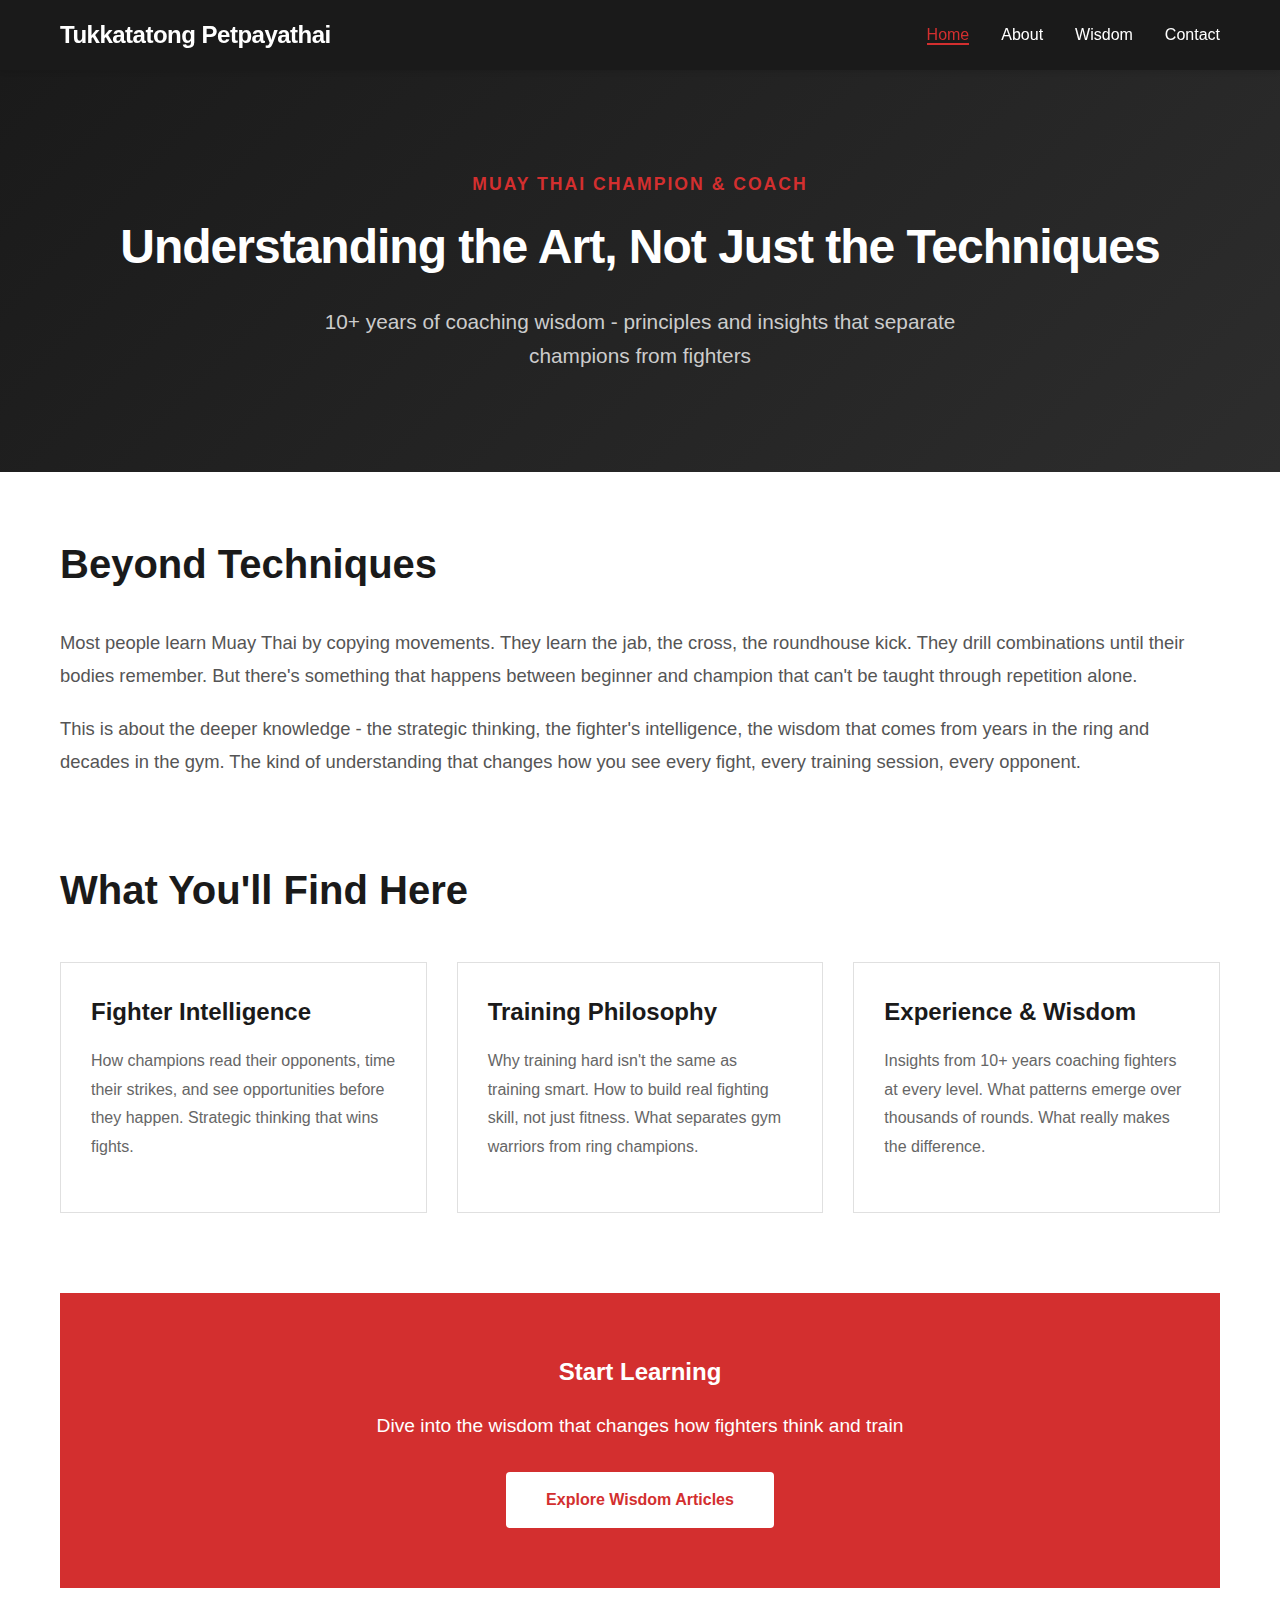
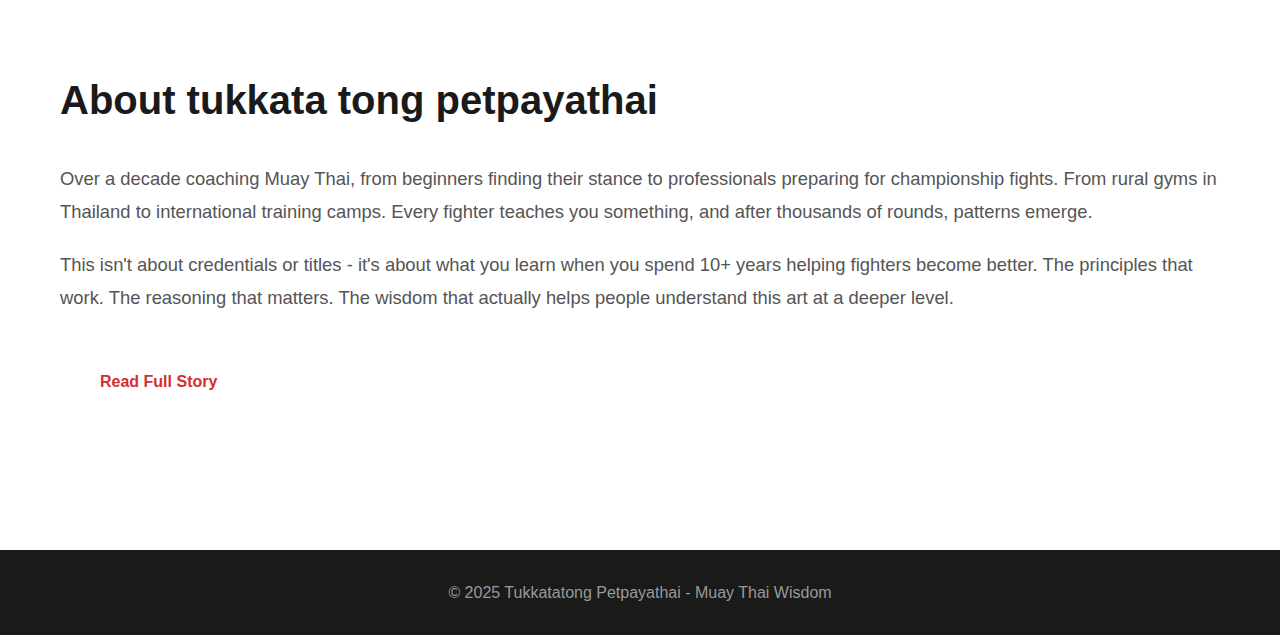
<file: index.html>
<!DOCTYPE html>
<html lang="en">
<head>
    <meta charset="UTF-8">
    <meta name="viewport" content="width=device-width, initial-scale=1.0">
    <title>Tukkatatong Petpayathai - Muay Thai Champion & Coach</title>
    <meta name="description" content="Deep insights and wisdom from 10+ years of Muay Thai coaching experience">
    <link rel="stylesheet" href="css/main.css">
</head>
<body>
    <header>
        <nav>
            <a href="index.html" class="logo">Tukkatatong Petpayathai</a>
            <ul>
                <li><a href="index.html" class="active">Home</a></li>
                <li><a href="about.html">About</a></li>
                <li><a href="wisdom.html">Wisdom</a></li>
                <li><a href="#contact">Contact</a></li>
            </ul>
        </nav>
    </header>

    <section class="hero">
        <p class="subtitle">Muay Thai Champion & Coach</p>
        <h1>Understanding the Art, Not Just the Techniques</h1>
        <p>10+ years of coaching wisdom - principles and insights that separate champions from fighters</p>
    </section>

    <main>
        <!-- Philosophy Section -->
        <section class="section">
            <h2>Beyond Techniques</h2>
            <p>
                Most people learn Muay Thai by copying movements. They learn the jab, the cross, 
                the roundhouse kick. They drill combinations until their bodies remember. But 
                there's something that happens between beginner and champion that can't be taught 
                through repetition alone.
            </p>
            <p>
                This is about the deeper knowledge - the strategic thinking, the fighter's 
                intelligence, the wisdom that comes from years in the ring and decades in the gym. 
                The kind of understanding that changes how you see every fight, every training 
                session, every opponent.
            </p>
        </section>

        <!-- What You'll Find -->
        <section class="section">
            <h2>What You'll Find Here</h2>
            <div class="cards-grid">
                <div class="card">
                    <h3>Fighter Intelligence</h3>
                    <p>
                        How champions read their opponents, time their strikes, and see 
                        opportunities before they happen. Strategic thinking that wins fights.
                    </p>
                </div>
                
                <div class="card">
                    <h3>Training Philosophy</h3>
                    <p>
                        Why training hard isn't the same as training smart. How to build 
                        real fighting skill, not just fitness. What separates gym warriors 
                        from ring champions.
                    </p>
                </div>
                
                <div class="card">
                    <h3>Experience & Wisdom</h3>
                    <p>
                        Insights from 10+ years coaching fighters at every level. What 
                        patterns emerge over thousands of rounds. What really makes the 
                        difference.
                    </p>
                </div>
            </div>
        </section>

        <!-- Call to Action -->
        <div class="cta">
            <h2>Start Learning</h2>
            <p>Dive into the wisdom that changes how fighters think and train</p>
            <a href="wisdom.html" class="btn">Explore Wisdom Articles</a>
        </div>

        <!-- About Preview -->
        <section class="section">
            <h2>About tukkata tong petpayathai</h2>
            <p>
                Over a decade coaching Muay Thai, from beginners finding their stance to 
                professionals preparing for championship fights. From rural gyms in Thailand 
                to international training camps. Every fighter teaches you something, and 
                after thousands of rounds, patterns emerge.
            </p>
            <p>
                This isn't about credentials or titles - it's about what you learn when you 
                spend 10+ years helping fighters become better. The principles that work. The 
                reasoning that matters. The wisdom that actually helps people understand this 
                art at a deeper level.
            </p>
            <a href="about.html" class="btn" style="margin-top: 20px;">Read Full Story</a>
        </section>
    </main>

    <footer>
        <p>© 2025 Tukkatatong Petpayathai - Muay Thai Wisdom</p>
    </footer>
</body>
</html>
</file>
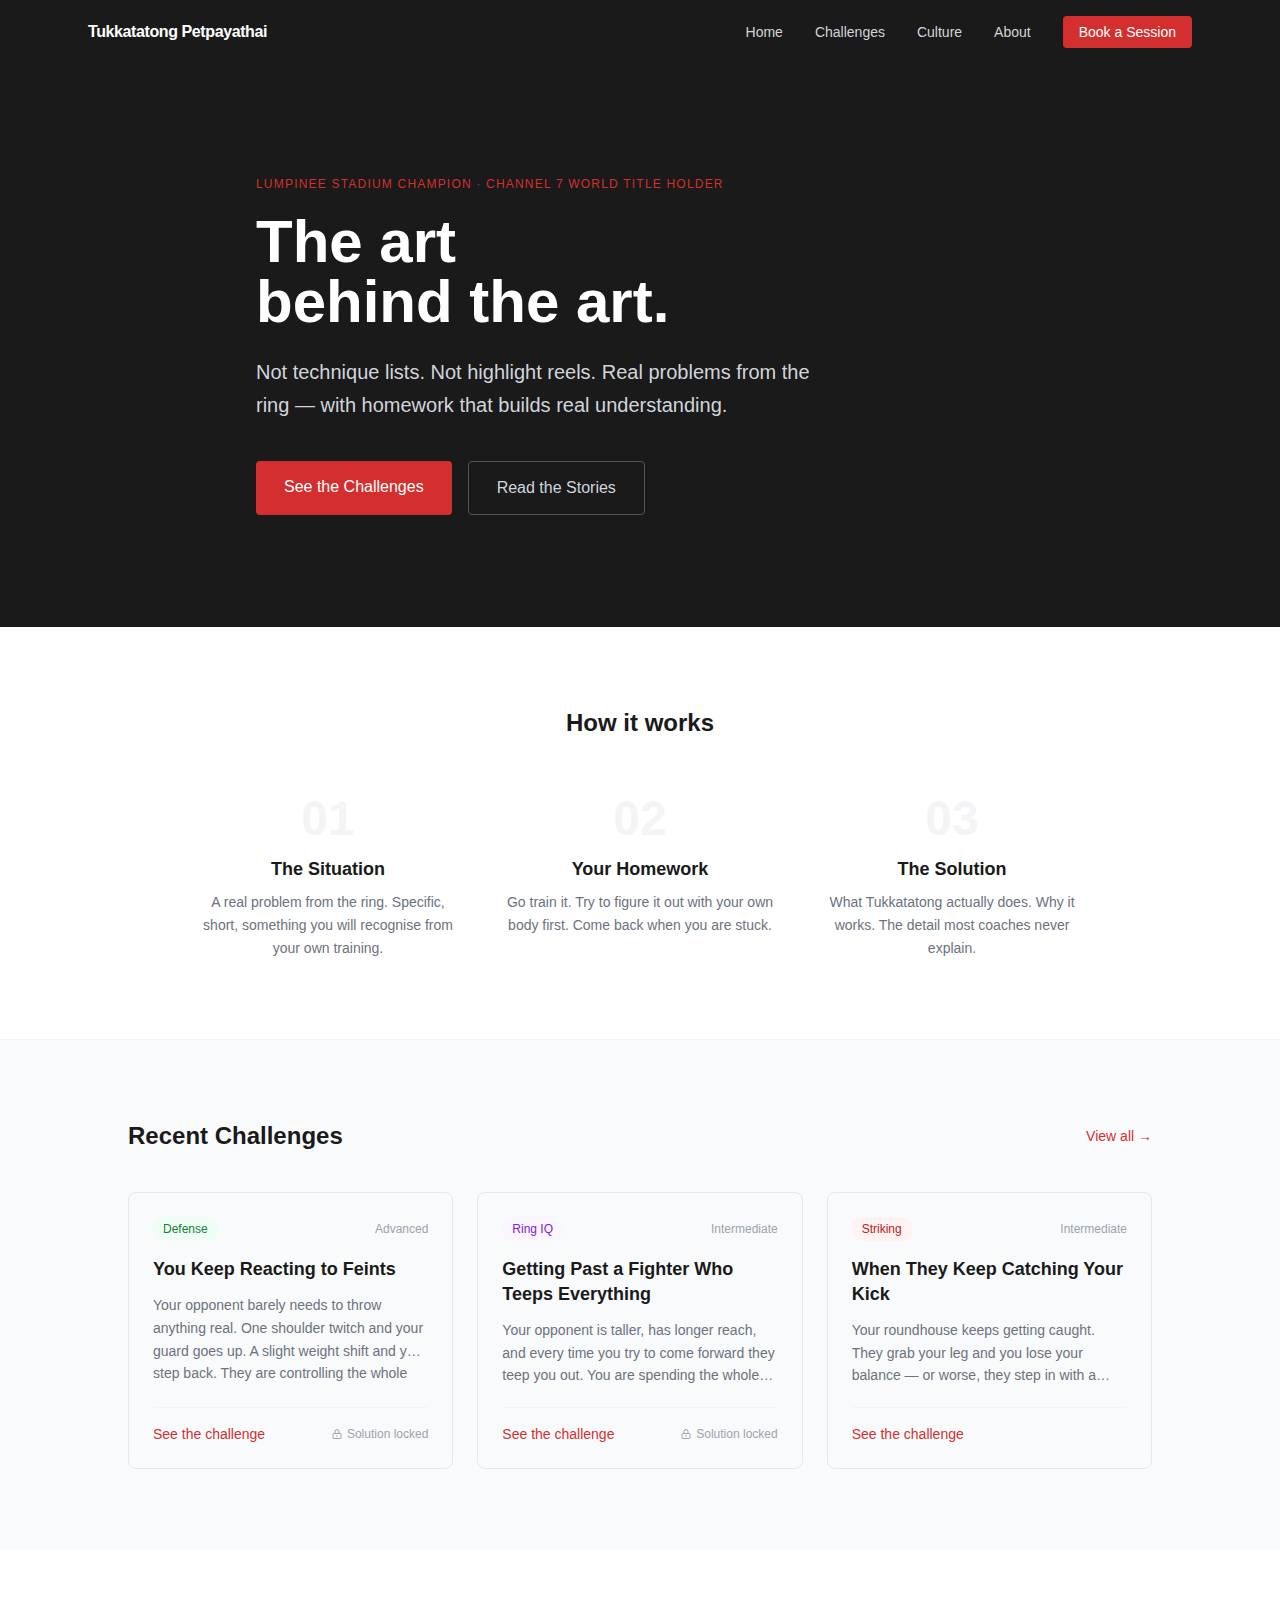
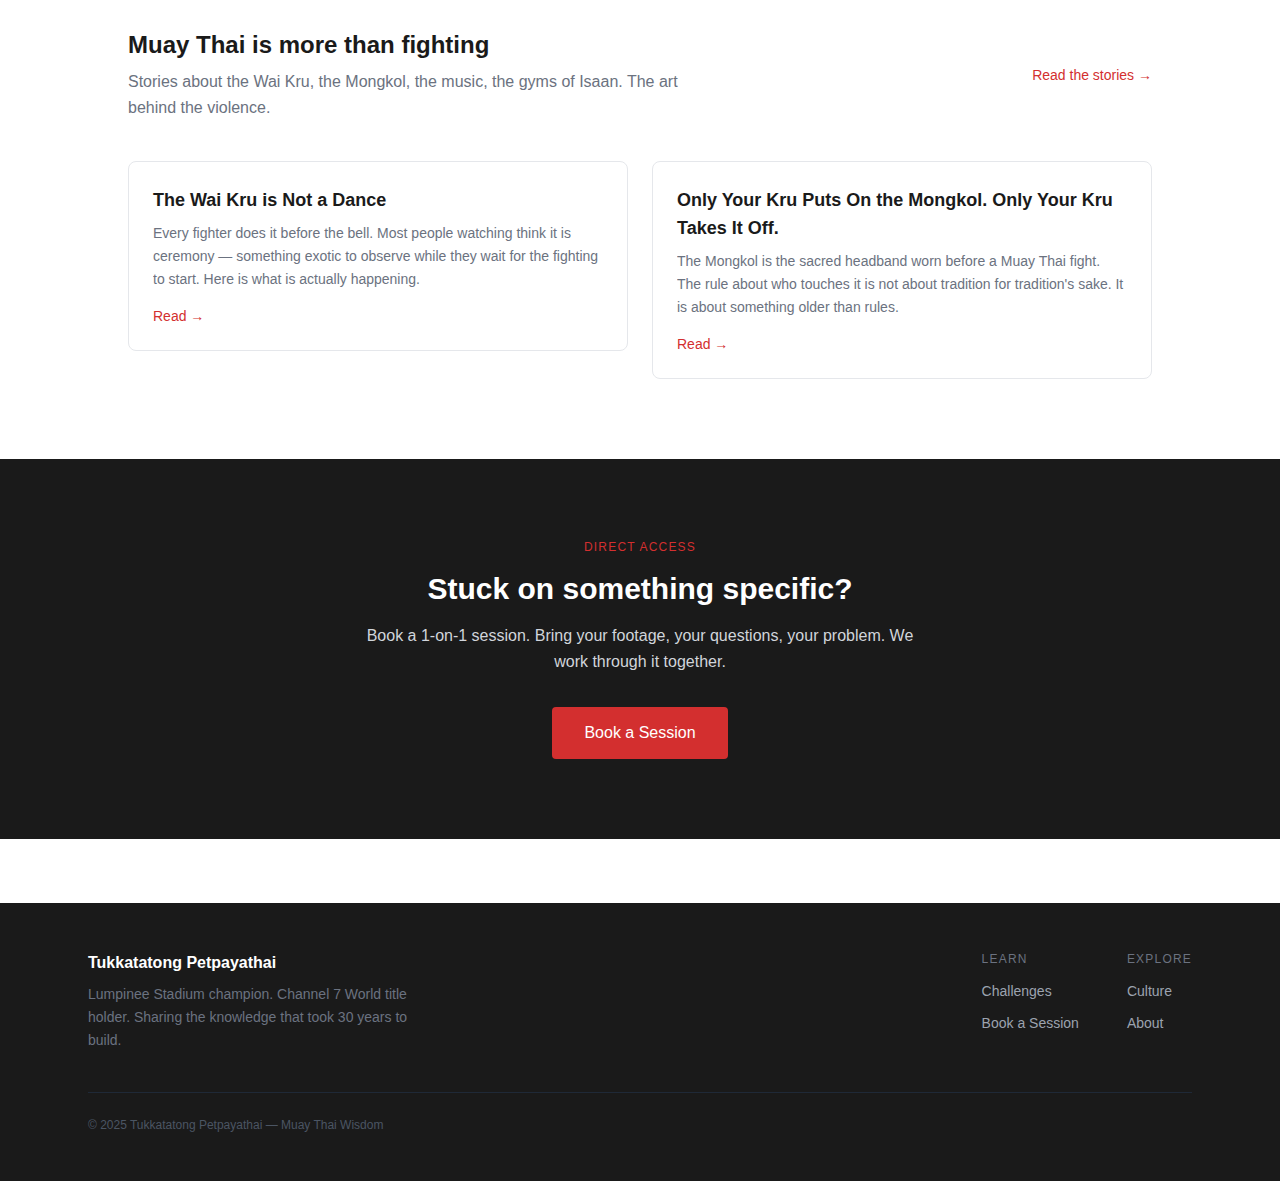
<file: out/index.html>
<!DOCTYPE html><!--06JqdTDIgfr5ihXpBjy7y--><html lang="en"><head><meta charSet="utf-8"/><meta name="viewport" content="width=device-width, initial-scale=1"/><link rel="stylesheet" href="/_next/static/css/f6603406d35b9612.css" data-precedence="next"/><link rel="preload" as="script" fetchPriority="low" href="/_next/static/chunks/webpack-4a462cecab786e93.js"/><script src="/_next/static/chunks/4bd1b696-c023c6e3521b1417.js" async=""></script><script src="/_next/static/chunks/255-6b79f309a27fb98b.js" async=""></script><script src="/_next/static/chunks/main-app-361136c58d5abfd7.js" async=""></script><script src="/_next/static/chunks/619-ba102abea3e3d0e4.js" async=""></script><script src="/_next/static/chunks/app/page-b880a326bac46a8d.js" async=""></script><title>Tukkatatong Petpayathai</title><meta name="description" content="Champion knowledge from Lumpinee Stadium title holder Tukkatatong Petpayathai. Muay Thai challenges, stories, and the art behind the art."/><meta property="og:title" content="Tukkatatong Petpayathai"/><meta property="og:description" content="Champion knowledge from Lumpinee Stadium title holder Tukkatatong Petpayathai. Muay Thai challenges, stories, and the art behind the art."/><meta property="og:site_name" content="Tukkatatong Petpayathai"/><meta property="og:type" content="website"/><meta name="twitter:card" content="summary"/><meta name="twitter:title" content="Tukkatatong Petpayathai"/><meta name="twitter:description" content="Champion knowledge from Lumpinee Stadium title holder Tukkatatong Petpayathai. Muay Thai challenges, stories, and the art behind the art."/><script src="/_next/static/chunks/polyfills-42372ed130431b0a.js" noModule=""></script></head><body><div hidden=""><!--$--><!--/$--></div><header class="bg-brand-black sticky top-0 z-50"><nav class="max-w-6xl mx-auto px-6 h-16 flex items-center justify-between"><a class="text-white font-semibold text-base tracking-tight hover:text-gray-300 transition-colors" href="/">Tukkatatong Petpayathai</a><ul class="hidden md:flex items-center gap-8 list-none m-0 p-0"><li><a class="text-gray-300 hover:text-white transition-colors text-sm" href="/">Home</a></li><li><a class="text-gray-300 hover:text-white transition-colors text-sm" href="/challenges">Challenges</a></li><li><a class="text-gray-300 hover:text-white transition-colors text-sm" href="/culture">Culture</a></li><li><a class="text-gray-300 hover:text-white transition-colors text-sm" href="/about">About</a></li><li><a class="bg-brand-red text-white px-4 py-2 rounded text-sm font-medium hover:bg-brand-red-dark transition-colors" href="/book">Book a Session</a></li></ul><ul class="flex md:hidden items-center gap-4 list-none m-0 p-0 overflow-x-auto"><li class="shrink-0"><a class="text-gray-300 hover:text-white transition-colors text-xs" href="/">Home</a></li><li class="shrink-0"><a class="text-gray-300 hover:text-white transition-colors text-xs" href="/challenges">Challenges</a></li><li class="shrink-0"><a class="text-gray-300 hover:text-white transition-colors text-xs" href="/culture">Culture</a></li><li class="shrink-0"><a class="text-gray-300 hover:text-white transition-colors text-xs" href="/about">About</a></li><li class="shrink-0"><a class="bg-brand-red text-white px-3 py-1.5 rounded text-xs font-medium hover:bg-brand-red-dark transition-colors" href="/book">Book</a></li></ul></nav></header><main><section class="bg-brand-black text-white py-28 px-6"><div class="max-w-3xl mx-auto"><p class="text-brand-red text-xs font-medium uppercase tracking-widest mb-5">Lumpinee Stadium Champion · Channel 7 World Title Holder</p><h1 class="text-5xl md:text-6xl font-bold leading-tight mb-6">The art<br/>behind the art.</h1><p class="text-gray-300 text-xl leading-relaxed max-w-xl mb-10">Not technique lists. Not highlight reels. Real problems from the ring — with homework that builds real understanding.</p><div class="flex flex-wrap gap-4"><a class="bg-brand-red text-white px-7 py-3.5 rounded font-medium hover:bg-brand-red-dark transition-colors" href="/challenges">See the Challenges</a><a class="border border-gray-600 text-gray-300 px-7 py-3.5 rounded font-medium hover:border-white hover:text-white transition-colors" href="/culture">Read the Stories</a></div></div></section><section class="py-20 px-6 bg-white border-b border-gray-100"><div class="max-w-4xl mx-auto"><h2 class="text-2xl font-bold text-brand-black mb-14 text-center">How it works</h2><div class="grid md:grid-cols-3 gap-10"><div class="text-center"><div class="text-5xl font-bold text-gray-100 mb-3">01</div><h3 class="font-semibold text-brand-black text-lg mb-2">The Situation</h3><p class="text-gray-500 text-sm leading-relaxed">A real problem from the ring. Specific, short, something you will recognise from your own training.</p></div><div class="text-center"><div class="text-5xl font-bold text-gray-100 mb-3">02</div><h3 class="font-semibold text-brand-black text-lg mb-2">Your Homework</h3><p class="text-gray-500 text-sm leading-relaxed">Go train it. Try to figure it out with your own body first. Come back when you are stuck.</p></div><div class="text-center"><div class="text-5xl font-bold text-gray-100 mb-3">03</div><h3 class="font-semibold text-brand-black text-lg mb-2">The Solution</h3><p class="text-gray-500 text-sm leading-relaxed">What Tukkatatong actually does. Why it works. The detail most coaches never explain.</p></div></div></div></section><section class="py-20 px-6 bg-gray-50"><div class="max-w-5xl mx-auto"><div class="flex items-center justify-between mb-10"><h2 class="text-2xl font-bold text-brand-black">Recent Challenges</h2><a class="text-brand-red text-sm hover:underline font-medium" href="/challenges">View all →</a></div><div class="grid md:grid-cols-3 gap-6"><a class="block group" href="/challenges/reacting-to-feints"><article class="border border-gray-200 rounded-lg p-6 h-full flex flex-col hover:shadow-md hover:-translate-y-0.5 transition-all duration-200"><div class="flex items-center justify-between mb-4"><span class="text-xs font-medium px-2.5 py-1 rounded-full bg-green-50 text-green-700">Defense</span><span class="text-xs text-gray-400">Advanced</span></div><h3 class="font-semibold text-brand-black text-lg mb-3 leading-snug group-hover:text-brand-red transition-colors">You Keep Reacting to Feints</h3><p class="text-gray-500 text-sm leading-relaxed line-clamp-3 flex-1">Your opponent barely needs to throw anything real. One shoulder twitch and your guard goes up. A slight weight shift and you step back. They are controlling the whole fight with movements that never actually land — and scoring on the real ones while you are recovering from the fake.</p><div class="flex items-center justify-between mt-5 pt-4 border-t border-gray-100"><span class="text-brand-red text-sm font-medium group-hover:underline">See the challenge</span><span class="text-xs text-gray-400 flex items-center gap-1"><svg class="w-3 h-3" fill="none" stroke="currentColor" viewBox="0 0 24 24"><path stroke-linecap="round" stroke-linejoin="round" stroke-width="2" d="M12 15v2m-6 4h12a2 2 0 002-2v-6a2 2 0 00-2-2H6a2 2 0 00-2 2v6a2 2 0 002 2zm10-10V7a4 4 0 00-8 0v4h8z"></path></svg>Solution locked</span></div></article></a><a class="block group" href="/challenges/taller-opponent"><article class="border border-gray-200 rounded-lg p-6 h-full flex flex-col hover:shadow-md hover:-translate-y-0.5 transition-all duration-200"><div class="flex items-center justify-between mb-4"><span class="text-xs font-medium px-2.5 py-1 rounded-full bg-purple-50 text-purple-700">Ring IQ</span><span class="text-xs text-gray-400">Intermediate</span></div><h3 class="font-semibold text-brand-black text-lg mb-3 leading-snug group-hover:text-brand-red transition-colors">Getting Past a Fighter Who Teeps Everything</h3><p class="text-gray-500 text-sm leading-relaxed line-clamp-3 flex-1">Your opponent is taller, has longer reach, and every time you try to come forward they teep you out. You are spending the whole fight at their range, which is the worst place to be.</p><div class="flex items-center justify-between mt-5 pt-4 border-t border-gray-100"><span class="text-brand-red text-sm font-medium group-hover:underline">See the challenge</span><span class="text-xs text-gray-400 flex items-center gap-1"><svg class="w-3 h-3" fill="none" stroke="currentColor" viewBox="0 0 24 24"><path stroke-linecap="round" stroke-linejoin="round" stroke-width="2" d="M12 15v2m-6 4h12a2 2 0 002-2v-6a2 2 0 00-2-2H6a2 2 0 00-2 2v6a2 2 0 002 2zm10-10V7a4 4 0 00-8 0v4h8z"></path></svg>Solution locked</span></div></article></a><a class="block group" href="/challenges/kick-catch"><article class="border border-gray-200 rounded-lg p-6 h-full flex flex-col hover:shadow-md hover:-translate-y-0.5 transition-all duration-200"><div class="flex items-center justify-between mb-4"><span class="text-xs font-medium px-2.5 py-1 rounded-full bg-red-50 text-red-700">Striking</span><span class="text-xs text-gray-400">Intermediate</span></div><h3 class="font-semibold text-brand-black text-lg mb-3 leading-snug group-hover:text-brand-red transition-colors">When They Keep Catching Your Kick</h3><p class="text-gray-500 text-sm leading-relaxed line-clamp-3 flex-1">Your roundhouse keeps getting caught. They grab your leg and you lose your balance — or worse, they step in with a counter and score clean. You know you should stop throwing. But it&#x27;s your strongest weapon.</p><div class="flex items-center justify-between mt-5 pt-4 border-t border-gray-100"><span class="text-brand-red text-sm font-medium group-hover:underline">See the challenge</span></div></article></a></div></div></section><section class="py-20 px-6 bg-white"><div class="max-w-5xl mx-auto"><div class="flex items-center justify-between mb-10"><div><h2 class="text-2xl font-bold text-brand-black mb-2">Muay Thai is more than fighting</h2><p class="text-gray-500 max-w-xl leading-relaxed">Stories about the Wai Kru, the Mongkol, the music, the gyms of Isaan. The art behind the violence.</p></div><a class="hidden md:block text-brand-red text-sm hover:underline font-medium shrink-0" href="/culture">Read the stories →</a></div><div class="grid md:grid-cols-2 gap-6"><a class="block group" href="/culture/wai-kru"><div class="border border-gray-200 rounded-lg p-6 hover:shadow-md hover:-translate-y-0.5 transition-all duration-200"><h3 class="font-semibold text-brand-black text-lg mb-2 group-hover:text-brand-red transition-colors">The Wai Kru is Not a Dance</h3><p class="text-gray-500 text-sm leading-relaxed line-clamp-3">Every fighter does it before the bell. Most people watching think it is ceremony — something exotic to observe while they wait for the fighting to start. Here is what is actually happening.</p><p class="text-brand-red text-sm font-medium mt-4">Read →</p></div></a><a class="block group" href="/culture/mongkol"><div class="border border-gray-200 rounded-lg p-6 hover:shadow-md hover:-translate-y-0.5 transition-all duration-200"><h3 class="font-semibold text-brand-black text-lg mb-2 group-hover:text-brand-red transition-colors">Only Your Kru Puts On the Mongkol. Only Your Kru Takes It Off.</h3><p class="text-gray-500 text-sm leading-relaxed line-clamp-3">The Mongkol is the sacred headband worn before a Muay Thai fight. The rule about who touches it is not about tradition for tradition&#x27;s sake. It is about something older than rules.</p><p class="text-brand-red text-sm font-medium mt-4">Read →</p></div></a></div><div class="md:hidden mt-6"><a class="text-brand-red text-sm hover:underline font-medium" href="/culture">Read all stories →</a></div></div></section><section class="py-20 px-6 bg-brand-black text-white"><div class="max-w-3xl mx-auto text-center"><p class="text-brand-red text-xs font-medium uppercase tracking-widest mb-4">Direct Access</p><h2 class="text-3xl font-bold mb-4">Stuck on something specific?</h2><p class="text-gray-300 leading-relaxed mb-8 max-w-xl mx-auto">Book a 1-on-1 session. Bring your footage, your questions, your problem. We work through it together.</p><a class="bg-brand-red text-white px-8 py-3.5 rounded font-medium hover:bg-brand-red-dark transition-colors inline-block" href="/book">Book a Session</a></div></section></main><!--$--><!--/$--><footer class="bg-brand-black text-gray-400 py-12 mt-16"><div class="max-w-6xl mx-auto px-6"><div class="flex flex-col md:flex-row justify-between items-start gap-8"><div><p class="text-white font-semibold mb-2">Tukkatatong Petpayathai</p><p class="text-sm text-gray-500 max-w-xs leading-relaxed">Lumpinee Stadium champion. Channel 7 World title holder. Sharing the knowledge that took 30 years to build.</p></div><nav class="flex gap-12"><div><p class="text-xs text-gray-500 uppercase tracking-widest mb-3">Learn</p><ul class="space-y-2 list-none p-0 m-0"><li><a class="text-sm text-gray-400 hover:text-white transition-colors" href="/challenges">Challenges</a></li><li><a class="text-sm text-gray-400 hover:text-white transition-colors" href="/book">Book a Session</a></li></ul></div><div><p class="text-xs text-gray-500 uppercase tracking-widest mb-3">Explore</p><ul class="space-y-2 list-none p-0 m-0"><li><a class="text-sm text-gray-400 hover:text-white transition-colors" href="/culture">Culture</a></li><li><a class="text-sm text-gray-400 hover:text-white transition-colors" href="/about">About</a></li></ul></div></nav></div><div class="border-t border-gray-800 mt-10 pt-6 text-xs text-gray-600">© 2025 Tukkatatong Petpayathai — Muay Thai Wisdom</div></div></footer><script src="/_next/static/chunks/webpack-4a462cecab786e93.js" id="_R_" async=""></script><script>(self.__next_f=self.__next_f||[]).push([0])</script><script>self.__next_f.push([1,"1:\"$Sreact.fragment\"\n2:I[2619,[\"619\",\"static/chunks/619-ba102abea3e3d0e4.js\",\"974\",\"static/chunks/app/page-b880a326bac46a8d.js\"],\"\"]\n3:I[9766,[],\"\"]\n4:I[8924,[],\"\"]\na:I[7150,[],\"\"]\n:HL[\"/_next/static/css/f6603406d35b9612.css\",\"style\"]\n"])</script><script>self.__next_f.push([1,"0:{\"P\":null,\"b\":\"06JqdTDIgfr5ihXpBjy7y\",\"p\":\"\",\"c\":[\"\",\"\"],\"i\":false,\"f\":[[[\"\",{\"children\":[\"__PAGE__\",{}]},\"$undefined\",\"$undefined\",true],[\"\",[\"$\",\"$1\",\"c\",{\"children\":[[[\"$\",\"link\",\"0\",{\"rel\":\"stylesheet\",\"href\":\"/_next/static/css/f6603406d35b9612.css\",\"precedence\":\"next\",\"crossOrigin\":\"$undefined\",\"nonce\":\"$undefined\"}]],[\"$\",\"html\",null,{\"lang\":\"en\",\"children\":[\"$\",\"body\",null,{\"children\":[[\"$\",\"header\",null,{\"className\":\"bg-brand-black sticky top-0 z-50\",\"children\":[\"$\",\"nav\",null,{\"className\":\"max-w-6xl mx-auto px-6 h-16 flex items-center justify-between\",\"children\":[[\"$\",\"$L2\",null,{\"href\":\"/\",\"className\":\"text-white font-semibold text-base tracking-tight hover:text-gray-300 transition-colors\",\"children\":\"Tukkatatong Petpayathai\"}],[\"$\",\"ul\",null,{\"className\":\"hidden md:flex items-center gap-8 list-none m-0 p-0\",\"children\":[[[\"$\",\"li\",\"/\",{\"children\":[\"$\",\"$L2\",null,{\"href\":\"/\",\"className\":\"text-gray-300 hover:text-white transition-colors text-sm\",\"children\":\"Home\"}]}],[\"$\",\"li\",\"/challenges\",{\"children\":[\"$\",\"$L2\",null,{\"href\":\"/challenges\",\"className\":\"text-gray-300 hover:text-white transition-colors text-sm\",\"children\":\"Challenges\"}]}],[\"$\",\"li\",\"/culture\",{\"children\":[\"$\",\"$L2\",null,{\"href\":\"/culture\",\"className\":\"text-gray-300 hover:text-white transition-colors text-sm\",\"children\":\"Culture\"}]}],[\"$\",\"li\",\"/about\",{\"children\":[\"$\",\"$L2\",null,{\"href\":\"/about\",\"className\":\"text-gray-300 hover:text-white transition-colors text-sm\",\"children\":\"About\"}]}]],[\"$\",\"li\",null,{\"children\":[\"$\",\"$L2\",null,{\"href\":\"/book\",\"className\":\"bg-brand-red text-white px-4 py-2 rounded text-sm font-medium hover:bg-brand-red-dark transition-colors\",\"children\":\"Book a Session\"}]}]]}],[\"$\",\"ul\",null,{\"className\":\"flex md:hidden items-center gap-4 list-none m-0 p-0 overflow-x-auto\",\"children\":[[[\"$\",\"li\",\"/\",{\"className\":\"shrink-0\",\"children\":[\"$\",\"$L2\",null,{\"href\":\"/\",\"className\":\"text-gray-300 hover:text-white transition-colors text-xs\",\"children\":\"Home\"}]}],[\"$\",\"li\",\"/challenges\",{\"className\":\"shrink-0\",\"children\":[\"$\",\"$L2\",null,{\"href\":\"/challenges\",\"className\":\"text-gray-300 hover:text-white transition-colors text-xs\",\"children\":\"Challenges\"}]}],[\"$\",\"li\",\"/culture\",{\"className\":\"shrink-0\",\"children\":[\"$\",\"$L2\",null,{\"href\":\"/culture\",\"className\":\"text-gray-300 hover:text-white transition-colors text-xs\",\"children\":\"Culture\"}]}],[\"$\",\"li\",\"/about\",{\"className\":\"shrink-0\",\"children\":[\"$\",\"$L2\",null,{\"href\":\"/about\",\"className\":\"text-gray-300 hover:text-white transition-colors text-xs\",\"children\":\"About\"}]}]],[\"$\",\"li\",null,{\"className\":\"shrink-0\",\"children\":[\"$\",\"$L2\",null,{\"href\":\"/book\",\"className\":\"bg-brand-red text-white px-3 py-1.5 rounded text-xs font-medium hover:bg-brand-red-dark transition-colors\",\"children\":\"Book\"}]}]]}]]}]}],[\"$\",\"$L3\",null,{\"parallelRouterKey\":\"children\",\"error\":\"$undefined\",\"errorStyles\":\"$undefined\",\"errorScripts\":\"$undefined\",\"template\":[\"$\",\"$L4\",null,{}],\"templateStyles\":\"$undefined\",\"templateScripts\":\"$undefined\",\"notFound\":[[[\"$\",\"title\",null,{\"children\":\"404: This page could not be found.\"}],[\"$\",\"div\",null,{\"style\":{\"fontFamily\":\"system-ui,\\\"Segoe UI\\\",Roboto,Helvetica,Arial,sans-serif,\\\"Apple Color Emoji\\\",\\\"Segoe UI Emoji\\\"\",\"height\":\"100vh\",\"textAlign\":\"center\",\"display\":\"flex\",\"flexDirection\":\"column\",\"alignItems\":\"center\",\"justifyContent\":\"center\"},\"children\":[\"$\",\"div\",null,{\"children\":[[\"$\",\"style\",null,{\"dangerouslySetInnerHTML\":{\"__html\":\"body{color:#000;background:#fff;margin:0}.next-error-h1{border-right:1px solid rgba(0,0,0,.3)}@media (prefers-color-scheme:dark){body{color:#fff;background:#000}.next-error-h1{border-right:1px solid rgba(255,255,255,.3)}}\"}}],[\"$\",\"h1\",null,{\"className\":\"next-error-h1\",\"style\":{\"display\":\"inline-block\",\"margin\":\"0 20px 0 0\",\"padding\":\"0 23px 0 0\",\"fontSize\":24,\"fontWeight\":500,\"verticalAlign\":\"top\",\"lineHeight\":\"49px\"},\"children\":404}],[\"$\",\"div\",null,{\"style\":{\"display\":\"inline-block\"},\"children\":[\"$\",\"h2\",null,{\"style\":{\"fontSize\":14,\"fontWeight\":400,\"lineHeight\":\"49px\",\"margin\":0},\"children\":\"This page could not be found.\"}]}]]}]}]],[]],\"forbidden\":\"$undefined\",\"unauthorized\":\"$undefined\"}],[\"$\",\"footer\",null,{\"className\":\"bg-brand-black text-gray-400 py-12 mt-16\",\"children\":[\"$\",\"div\",null,{\"className\":\"max-w-6xl mx-auto px-6\",\"children\":[[\"$\",\"div\",null,{\"className\":\"flex flex-col md:flex-row justify-between items-start gap-8\",\"children\":[[\"$\",\"div\",null,{\"children\":[[\"$\",\"p\",null,{\"className\":\"text-white font-semibold mb-2\",\"children\":\"Tukkatatong Petpayathai\"}],\"$L5\"]}],\"$L6\"]}],\"$L7\"]}]}]]}]}]]}],{\"children\":[\"__PAGE__\",\"$L8\",{},null,false]},null,false],\"$L9\",false]],\"m\":\"$undefined\",\"G\":[\"$a\",[]],\"s\":false,\"S\":true}\n"])</script><script>self.__next_f.push([1,"c:I[4431,[],\"OutletBoundary\"]\ne:I[5278,[],\"AsyncMetadataOutlet\"]\n10:I[4431,[],\"ViewportBoundary\"]\n12:I[4431,[],\"MetadataBoundary\"]\n13:\"$Sreact.suspense\"\n5:[\"$\",\"p\",null,{\"className\":\"text-sm text-gray-500 max-w-xs leading-relaxed\",\"children\":\"Lumpinee Stadium champion. Channel 7 World title holder. Sharing the knowledge that took 30 years to build.\"}]\n"])</script><script>self.__next_f.push([1,"6:[\"$\",\"nav\",null,{\"className\":\"flex gap-12\",\"children\":[[\"$\",\"div\",null,{\"children\":[[\"$\",\"p\",null,{\"className\":\"text-xs text-gray-500 uppercase tracking-widest mb-3\",\"children\":\"Learn\"}],[\"$\",\"ul\",null,{\"className\":\"space-y-2 list-none p-0 m-0\",\"children\":[[\"$\",\"li\",null,{\"children\":[\"$\",\"$L2\",null,{\"href\":\"/challenges\",\"className\":\"text-sm text-gray-400 hover:text-white transition-colors\",\"children\":\"Challenges\"}]}],[\"$\",\"li\",null,{\"children\":[\"$\",\"$L2\",null,{\"href\":\"/book\",\"className\":\"text-sm text-gray-400 hover:text-white transition-colors\",\"children\":\"Book a Session\"}]}]]}]]}],[\"$\",\"div\",null,{\"children\":[[\"$\",\"p\",null,{\"className\":\"text-xs text-gray-500 uppercase tracking-widest mb-3\",\"children\":\"Explore\"}],[\"$\",\"ul\",null,{\"className\":\"space-y-2 list-none p-0 m-0\",\"children\":[[\"$\",\"li\",null,{\"children\":[\"$\",\"$L2\",null,{\"href\":\"/culture\",\"className\":\"text-sm text-gray-400 hover:text-white transition-colors\",\"children\":\"Culture\"}]}],[\"$\",\"li\",null,{\"children\":[\"$\",\"$L2\",null,{\"href\":\"/about\",\"className\":\"text-sm text-gray-400 hover:text-white transition-colors\",\"children\":\"About\"}]}]]}]]}]]}]\n"])</script><script>self.__next_f.push([1,"7:[\"$\",\"div\",null,{\"className\":\"border-t border-gray-800 mt-10 pt-6 text-xs text-gray-600\",\"children\":\"© 2025 Tukkatatong Petpayathai — Muay Thai Wisdom\"}]\n8:[\"$\",\"$1\",\"c\",{\"children\":[\"$Lb\",null,[\"$\",\"$Lc\",null,{\"children\":[\"$Ld\",[\"$\",\"$Le\",null,{\"promise\":\"$@f\"}]]}]]}]\n9:[\"$\",\"$1\",\"h\",{\"children\":[null,[[\"$\",\"$L10\",null,{\"children\":\"$L11\"}],null],[\"$\",\"$L12\",null,{\"children\":[\"$\",\"div\",null,{\"hidden\":true,\"children\":[\"$\",\"$13\",null,{\"fallback\":null,\"children\":\"$L14\"}]}]}]]}]\n"])</script><script>self.__next_f.push([1,"b:[\"$\",\"main\",null,{\"children\":[[\"$\",\"section\",null,{\"className\":\"bg-brand-black text-white py-28 px-6\",\"children\":[\"$\",\"div\",null,{\"className\":\"max-w-3xl mx-auto\",\"children\":[[\"$\",\"p\",null,{\"className\":\"text-brand-red text-xs font-medium uppercase tracking-widest mb-5\",\"children\":\"Lumpinee Stadium Champion · Channel 7 World Title Holder\"}],[\"$\",\"h1\",null,{\"className\":\"text-5xl md:text-6xl font-bold leading-tight mb-6\",\"children\":[\"The art\",[\"$\",\"br\",null,{}],\"behind the art.\"]}],[\"$\",\"p\",null,{\"className\":\"text-gray-300 text-xl leading-relaxed max-w-xl mb-10\",\"children\":\"Not technique lists. Not highlight reels. Real problems from the ring — with homework that builds real understanding.\"}],[\"$\",\"div\",null,{\"className\":\"flex flex-wrap gap-4\",\"children\":[[\"$\",\"$L2\",null,{\"href\":\"/challenges\",\"className\":\"bg-brand-red text-white px-7 py-3.5 rounded font-medium hover:bg-brand-red-dark transition-colors\",\"children\":\"See the Challenges\"}],[\"$\",\"$L2\",null,{\"href\":\"/culture\",\"className\":\"border border-gray-600 text-gray-300 px-7 py-3.5 rounded font-medium hover:border-white hover:text-white transition-colors\",\"children\":\"Read the Stories\"}]]}]]}]}],[\"$\",\"section\",null,{\"className\":\"py-20 px-6 bg-white border-b border-gray-100\",\"children\":[\"$\",\"div\",null,{\"className\":\"max-w-4xl mx-auto\",\"children\":[[\"$\",\"h2\",null,{\"className\":\"text-2xl font-bold text-brand-black mb-14 text-center\",\"children\":\"How it works\"}],[\"$\",\"div\",null,{\"className\":\"grid md:grid-cols-3 gap-10\",\"children\":[[\"$\",\"div\",\"01\",{\"className\":\"text-center\",\"children\":[[\"$\",\"div\",null,{\"className\":\"text-5xl font-bold text-gray-100 mb-3\",\"children\":\"01\"}],[\"$\",\"h3\",null,{\"className\":\"font-semibold text-brand-black text-lg mb-2\",\"children\":\"The Situation\"}],[\"$\",\"p\",null,{\"className\":\"text-gray-500 text-sm leading-relaxed\",\"children\":\"A real problem from the ring. Specific, short, something you will recognise from your own training.\"}]]}],[\"$\",\"div\",\"02\",{\"className\":\"text-center\",\"children\":[[\"$\",\"div\",null,{\"className\":\"text-5xl font-bold text-gray-100 mb-3\",\"children\":\"02\"}],[\"$\",\"h3\",null,{\"className\":\"font-semibold text-brand-black text-lg mb-2\",\"children\":\"Your Homework\"}],[\"$\",\"p\",null,{\"className\":\"text-gray-500 text-sm leading-relaxed\",\"children\":\"Go train it. Try to figure it out with your own body first. Come back when you are stuck.\"}]]}],[\"$\",\"div\",\"03\",{\"className\":\"text-center\",\"children\":[[\"$\",\"div\",null,{\"className\":\"text-5xl font-bold text-gray-100 mb-3\",\"children\":\"03\"}],[\"$\",\"h3\",null,{\"className\":\"font-semibold text-brand-black text-lg mb-2\",\"children\":\"The Solution\"}],[\"$\",\"p\",null,{\"className\":\"text-gray-500 text-sm leading-relaxed\",\"children\":\"What Tukkatatong actually does. Why it works. The detail most coaches never explain.\"}]]}]]}]]}]}],[\"$\",\"section\",null,{\"className\":\"py-20 px-6 bg-gray-50\",\"children\":[\"$\",\"div\",null,{\"className\":\"max-w-5xl mx-auto\",\"children\":[[\"$\",\"div\",null,{\"className\":\"flex items-center justify-between mb-10\",\"children\":[[\"$\",\"h2\",null,{\"className\":\"text-2xl font-bold text-brand-black\",\"children\":\"Recent Challenges\"}],[\"$\",\"$L2\",null,{\"href\":\"/challenges\",\"className\":\"text-brand-red text-sm hover:underline font-medium\",\"children\":\"View all →\"}]]}],[\"$\",\"div\",null,{\"className\":\"grid md:grid-cols-3 gap-6\",\"children\":[[\"$\",\"$L2\",\"reacting-to-feints\",{\"href\":\"/challenges/reacting-to-feints\",\"className\":\"block group\",\"children\":[\"$\",\"article\",null,{\"className\":\"border border-gray-200 rounded-lg p-6 h-full flex flex-col hover:shadow-md hover:-translate-y-0.5 transition-all duration-200\",\"children\":[[\"$\",\"div\",null,{\"className\":\"flex items-center justify-between mb-4\",\"children\":[[\"$\",\"span\",null,{\"className\":\"text-xs font-medium px-2.5 py-1 rounded-full bg-green-50 text-green-700\",\"children\":\"Defense\"}],[\"$\",\"span\",null,{\"className\":\"text-xs text-gray-400\",\"children\":\"Advanced\"}]]}],[\"$\",\"h3\",null,{\"className\":\"font-semibold text-brand-black text-lg mb-3 leading-snug group-hover:text-brand-red transition-colors\",\"children\":\"You Keep Reacting to Feints\"}],[\"$\",\"p\",null,{\"className\":\"text-gray-500 text-sm leading-relaxed line-clamp-3 flex-1\",\"children\":\"Your opponent barely needs to throw anything real. One shoulder twitch and your guard goes up. A slight weight shift and you step back. They are controlling the whole fight with movements that never actually land — and scoring on the real ones while you are recovering from the fake.\"}],\"$L15\"]}]}],\"$L16\",\"$L17\"]}]]}]}],\"$L18\",\"$L19\"]}]\n"])</script><script>self.__next_f.push([1,"15:[\"$\",\"div\",null,{\"className\":\"flex items-center justify-between mt-5 pt-4 border-t border-gray-100\",\"children\":[[\"$\",\"span\",null,{\"className\":\"text-brand-red text-sm font-medium group-hover:underline\",\"children\":\"See the challenge\"}],[\"$\",\"span\",null,{\"className\":\"text-xs text-gray-400 flex items-center gap-1\",\"children\":[[\"$\",\"svg\",null,{\"className\":\"w-3 h-3\",\"fill\":\"none\",\"stroke\":\"currentColor\",\"viewBox\":\"0 0 24 24\",\"children\":[\"$\",\"path\",null,{\"strokeLinecap\":\"round\",\"strokeLinejoin\":\"round\",\"strokeWidth\":2,\"d\":\"M12 15v2m-6 4h12a2 2 0 002-2v-6a2 2 0 00-2-2H6a2 2 0 00-2 2v6a2 2 0 002 2zm10-10V7a4 4 0 00-8 0v4h8z\"}]}],\"Solution locked\"]}]]}]\n"])</script><script>self.__next_f.push([1,"16:[\"$\",\"$L2\",\"taller-opponent\",{\"href\":\"/challenges/taller-opponent\",\"className\":\"block group\",\"children\":[\"$\",\"article\",null,{\"className\":\"border border-gray-200 rounded-lg p-6 h-full flex flex-col hover:shadow-md hover:-translate-y-0.5 transition-all duration-200\",\"children\":[[\"$\",\"div\",null,{\"className\":\"flex items-center justify-between mb-4\",\"children\":[[\"$\",\"span\",null,{\"className\":\"text-xs font-medium px-2.5 py-1 rounded-full bg-purple-50 text-purple-700\",\"children\":\"Ring IQ\"}],[\"$\",\"span\",null,{\"className\":\"text-xs text-gray-400\",\"children\":\"Intermediate\"}]]}],[\"$\",\"h3\",null,{\"className\":\"font-semibold text-brand-black text-lg mb-3 leading-snug group-hover:text-brand-red transition-colors\",\"children\":\"Getting Past a Fighter Who Teeps Everything\"}],[\"$\",\"p\",null,{\"className\":\"text-gray-500 text-sm leading-relaxed line-clamp-3 flex-1\",\"children\":\"Your opponent is taller, has longer reach, and every time you try to come forward they teep you out. You are spending the whole fight at their range, which is the worst place to be.\"}],[\"$\",\"div\",null,{\"className\":\"flex items-center justify-between mt-5 pt-4 border-t border-gray-100\",\"children\":[[\"$\",\"span\",null,{\"className\":\"text-brand-red text-sm font-medium group-hover:underline\",\"children\":\"See the challenge\"}],[\"$\",\"span\",null,{\"className\":\"text-xs text-gray-400 flex items-center gap-1\",\"children\":[[\"$\",\"svg\",null,{\"className\":\"w-3 h-3\",\"fill\":\"none\",\"stroke\":\"currentColor\",\"viewBox\":\"0 0 24 24\",\"children\":[\"$\",\"path\",null,{\"strokeLinecap\":\"round\",\"strokeLinejoin\":\"round\",\"strokeWidth\":2,\"d\":\"M12 15v2m-6 4h12a2 2 0 002-2v-6a2 2 0 00-2-2H6a2 2 0 00-2 2v6a2 2 0 002 2zm10-10V7a4 4 0 00-8 0v4h8z\"}]}],\"Solution locked\"]}]]}]]}]}]\n"])</script><script>self.__next_f.push([1,"17:[\"$\",\"$L2\",\"kick-catch\",{\"href\":\"/challenges/kick-catch\",\"className\":\"block group\",\"children\":[\"$\",\"article\",null,{\"className\":\"border border-gray-200 rounded-lg p-6 h-full flex flex-col hover:shadow-md hover:-translate-y-0.5 transition-all duration-200\",\"children\":[[\"$\",\"div\",null,{\"className\":\"flex items-center justify-between mb-4\",\"children\":[[\"$\",\"span\",null,{\"className\":\"text-xs font-medium px-2.5 py-1 rounded-full bg-red-50 text-red-700\",\"children\":\"Striking\"}],[\"$\",\"span\",null,{\"className\":\"text-xs text-gray-400\",\"children\":\"Intermediate\"}]]}],[\"$\",\"h3\",null,{\"className\":\"font-semibold text-brand-black text-lg mb-3 leading-snug group-hover:text-brand-red transition-colors\",\"children\":\"When They Keep Catching Your Kick\"}],[\"$\",\"p\",null,{\"className\":\"text-gray-500 text-sm leading-relaxed line-clamp-3 flex-1\",\"children\":\"Your roundhouse keeps getting caught. They grab your leg and you lose your balance — or worse, they step in with a counter and score clean. You know you should stop throwing. But it's your strongest weapon.\"}],[\"$\",\"div\",null,{\"className\":\"flex items-center justify-between mt-5 pt-4 border-t border-gray-100\",\"children\":[[\"$\",\"span\",null,{\"className\":\"text-brand-red text-sm font-medium group-hover:underline\",\"children\":\"See the challenge\"}],false]}]]}]}]\n"])</script><script>self.__next_f.push([1,"18:[\"$\",\"section\",null,{\"className\":\"py-20 px-6 bg-white\",\"children\":[\"$\",\"div\",null,{\"className\":\"max-w-5xl mx-auto\",\"children\":[[\"$\",\"div\",null,{\"className\":\"flex items-center justify-between mb-10\",\"children\":[[\"$\",\"div\",null,{\"children\":[[\"$\",\"h2\",null,{\"className\":\"text-2xl font-bold text-brand-black mb-2\",\"children\":\"Muay Thai is more than fighting\"}],[\"$\",\"p\",null,{\"className\":\"text-gray-500 max-w-xl leading-relaxed\",\"children\":\"Stories about the Wai Kru, the Mongkol, the music, the gyms of Isaan. The art behind the violence.\"}]]}],[\"$\",\"$L2\",null,{\"href\":\"/culture\",\"className\":\"hidden md:block text-brand-red text-sm hover:underline font-medium shrink-0\",\"children\":\"Read the stories →\"}]]}],[\"$\",\"div\",null,{\"className\":\"grid md:grid-cols-2 gap-6\",\"children\":[[\"$\",\"$L2\",\"wai-kru\",{\"href\":\"/culture/wai-kru\",\"className\":\"block group\",\"children\":[\"$\",\"div\",null,{\"className\":\"border border-gray-200 rounded-lg p-6 hover:shadow-md hover:-translate-y-0.5 transition-all duration-200\",\"children\":[[\"$\",\"h3\",null,{\"className\":\"font-semibold text-brand-black text-lg mb-2 group-hover:text-brand-red transition-colors\",\"children\":\"The Wai Kru is Not a Dance\"}],[\"$\",\"p\",null,{\"className\":\"text-gray-500 text-sm leading-relaxed line-clamp-3\",\"children\":\"Every fighter does it before the bell. Most people watching think it is ceremony — something exotic to observe while they wait for the fighting to start. Here is what is actually happening.\"}],[\"$\",\"p\",null,{\"className\":\"text-brand-red text-sm font-medium mt-4\",\"children\":\"Read →\"}]]}]}],[\"$\",\"$L2\",\"mongkol\",{\"href\":\"/culture/mongkol\",\"className\":\"block group\",\"children\":[\"$\",\"div\",null,{\"className\":\"border border-gray-200 rounded-lg p-6 hover:shadow-md hover:-translate-y-0.5 transition-all duration-200\",\"children\":[[\"$\",\"h3\",null,{\"className\":\"font-semibold text-brand-black text-lg mb-2 group-hover:text-brand-red transition-colors\",\"children\":\"Only Your Kru Puts On the Mongkol. Only Your Kru Takes It Off.\"}],[\"$\",\"p\",null,{\"className\":\"text-gray-500 text-sm leading-relaxed line-clamp-3\",\"children\":\"The Mongkol is the sacred headband worn before a Muay Thai fight. The rule about who touches it is not about tradition for tradition's sake. It is about something older than rules.\"}],[\"$\",\"p\",null,{\"className\":\"text-brand-red text-sm font-medium mt-4\",\"children\":\"Read →\"}]]}]}]]}],[\"$\",\"div\",null,{\"className\":\"md:hidden mt-6\",\"children\":[\"$\",\"$L2\",null,{\"href\":\"/culture\",\"className\":\"text-brand-red text-sm hover:underline font-medium\",\"children\":\"Read all stories →\"}]}]]}]}]\n"])</script><script>self.__next_f.push([1,"19:[\"$\",\"section\",null,{\"className\":\"py-20 px-6 bg-brand-black text-white\",\"children\":[\"$\",\"div\",null,{\"className\":\"max-w-3xl mx-auto text-center\",\"children\":[[\"$\",\"p\",null,{\"className\":\"text-brand-red text-xs font-medium uppercase tracking-widest mb-4\",\"children\":\"Direct Access\"}],[\"$\",\"h2\",null,{\"className\":\"text-3xl font-bold mb-4\",\"children\":\"Stuck on something specific?\"}],[\"$\",\"p\",null,{\"className\":\"text-gray-300 leading-relaxed mb-8 max-w-xl mx-auto\",\"children\":\"Book a 1-on-1 session. Bring your footage, your questions, your problem. We work through it together.\"}],[\"$\",\"$L2\",null,{\"href\":\"/book\",\"className\":\"bg-brand-red text-white px-8 py-3.5 rounded font-medium hover:bg-brand-red-dark transition-colors inline-block\",\"children\":\"Book a Session\"}]]}]}]\n"])</script><script>self.__next_f.push([1,"11:[[\"$\",\"meta\",\"0\",{\"charSet\":\"utf-8\"}],[\"$\",\"meta\",\"1\",{\"name\":\"viewport\",\"content\":\"width=device-width, initial-scale=1\"}]]\nd:null\n"])</script><script>self.__next_f.push([1,"f:{\"metadata\":[[\"$\",\"title\",\"0\",{\"children\":\"Tukkatatong Petpayathai\"}],[\"$\",\"meta\",\"1\",{\"name\":\"description\",\"content\":\"Champion knowledge from Lumpinee Stadium title holder Tukkatatong Petpayathai. Muay Thai challenges, stories, and the art behind the art.\"}],[\"$\",\"meta\",\"2\",{\"property\":\"og:title\",\"content\":\"Tukkatatong Petpayathai\"}],[\"$\",\"meta\",\"3\",{\"property\":\"og:description\",\"content\":\"Champion knowledge from Lumpinee Stadium title holder Tukkatatong Petpayathai. Muay Thai challenges, stories, and the art behind the art.\"}],[\"$\",\"meta\",\"4\",{\"property\":\"og:site_name\",\"content\":\"Tukkatatong Petpayathai\"}],[\"$\",\"meta\",\"5\",{\"property\":\"og:type\",\"content\":\"website\"}],[\"$\",\"meta\",\"6\",{\"name\":\"twitter:card\",\"content\":\"summary\"}],[\"$\",\"meta\",\"7\",{\"name\":\"twitter:title\",\"content\":\"Tukkatatong Petpayathai\"}],[\"$\",\"meta\",\"8\",{\"name\":\"twitter:description\",\"content\":\"Champion knowledge from Lumpinee Stadium title holder Tukkatatong Petpayathai. Muay Thai challenges, stories, and the art behind the art.\"}]],\"error\":null,\"digest\":\"$undefined\"}\n"])</script><script>self.__next_f.push([1,"14:\"$f:metadata\"\n"])</script></body></html>
</file>
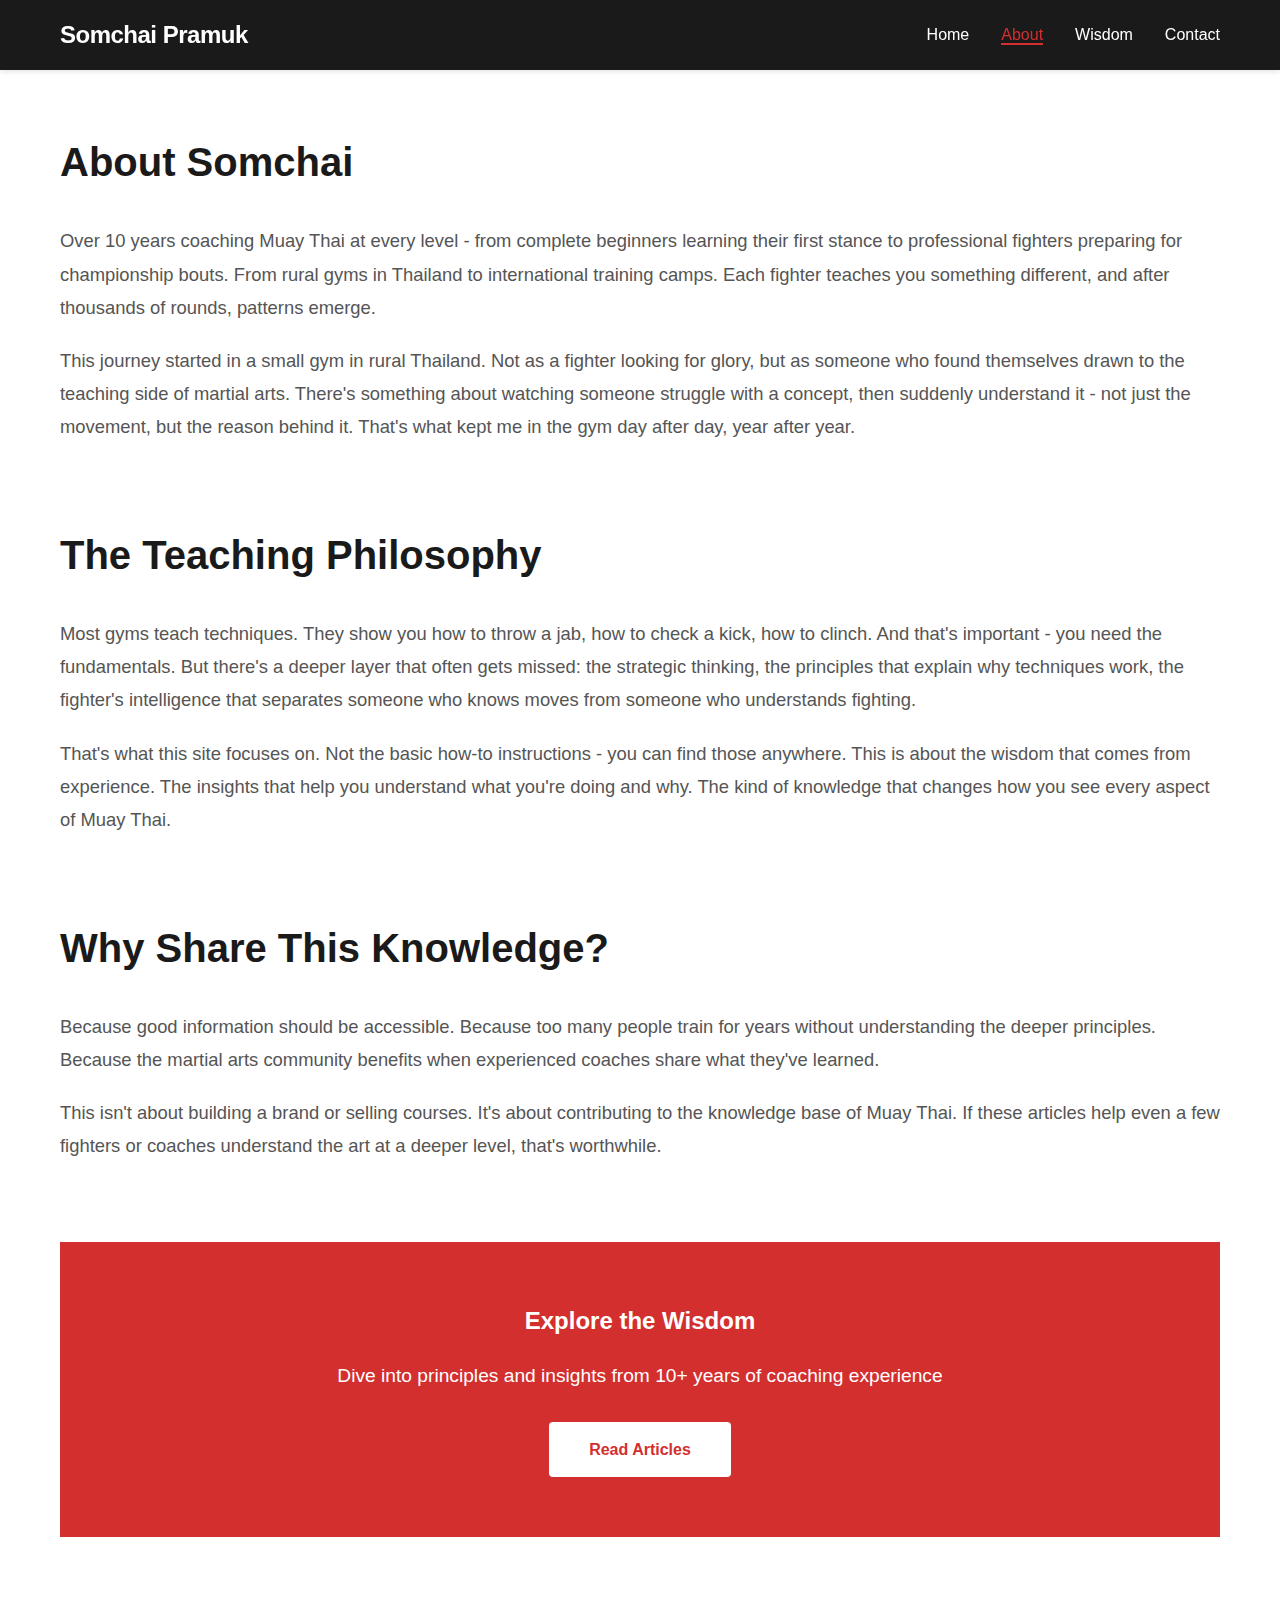
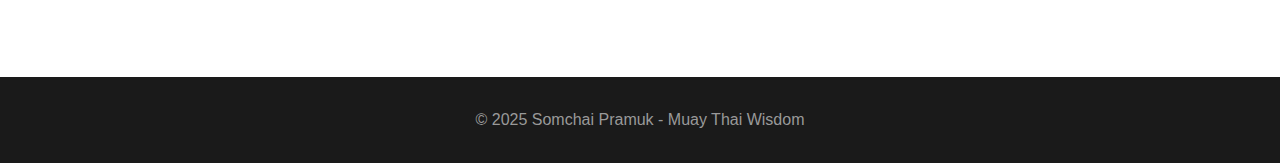
<file: about.html>
<!DOCTYPE html>
<html lang="en">
<head>
    <meta charset="UTF-8">
    <meta name="viewport" content="width=device-width, initial-scale=1.0">
    <title>About TukTata TongPetpayathai - Muay Thai Coach</title>
    <meta name="description" content="10+ years coaching Muay Thai - from beginners to championship fighters">
    <link rel="stylesheet" href="css/main.css">
</head>
<body>
    <header>
        <nav>
            <a href="index.html" class="logo">Somchai Pramuk</a>
            <ul>
                <li><a href="index.html">Home</a></li>
                <li><a href="about.html" class="active">About</a></li>
                <li><a href="wisdom.html">Wisdom</a></li>
                <li><a href="#contact">Contact</a></li>
            </ul>
        </nav>
    </header>

    <main>
        <section class="section">
            <h2>About Somchai</h2>
            <p>
                Over 10 years coaching Muay Thai at every level - from complete beginners learning 
                their first stance to professional fighters preparing for championship bouts. From 
                rural gyms in Thailand to international training camps. Each fighter teaches you 
                something different, and after thousands of rounds, patterns emerge.
            </p>
            <p>
                This journey started in a small gym in rural Thailand. Not as a fighter looking 
                for glory, but as someone who found themselves drawn to the teaching side of 
                martial arts. There's something about watching someone struggle with a concept, 
                then suddenly understand it - not just the movement, but the reason behind it. 
                That's what kept me in the gym day after day, year after year.
            </p>
        </section>

        <section class="section">
            <h2>The Teaching Philosophy</h2>
            <p>
                Most gyms teach techniques. They show you how to throw a jab, how to check a kick, 
                how to clinch. And that's important - you need the fundamentals. But there's a 
                deeper layer that often gets missed: the strategic thinking, the principles that 
                explain why techniques work, the fighter's intelligence that separates someone who 
                knows moves from someone who understands fighting.
            </p>
            <p>
                That's what this site focuses on. Not the basic how-to instructions - you can find 
                those anywhere. This is about the wisdom that comes from experience. The insights 
                that help you understand what you're doing and why. The kind of knowledge that 
                changes how you see every aspect of Muay Thai.
            </p>
        </section>

        <section class="section">
            <h2>Why Share This Knowledge?</h2>
            <p>
                Because good information should be accessible. Because too many people train for 
                years without understanding the deeper principles. Because the martial arts community 
                benefits when experienced coaches share what they've learned.
            </p>
            <p>
                This isn't about building a brand or selling courses. It's about contributing to 
                the knowledge base of Muay Thai. If these articles help even a few fighters or 
                coaches understand the art at a deeper level, that's worthwhile.
            </p>
        </section>

        <div class="cta">
            <h2>Explore the Wisdom</h2>
            <p>Dive into principles and insights from 10+ years of coaching experience</p>
            <a href="wisdom.html" class="btn">Read Articles</a>
        </div>
    </main>

    <footer>
        <p>© 2025 Somchai Pramuk - Muay Thai Wisdom</p>
    </footer>
</body>
</html>
</file>
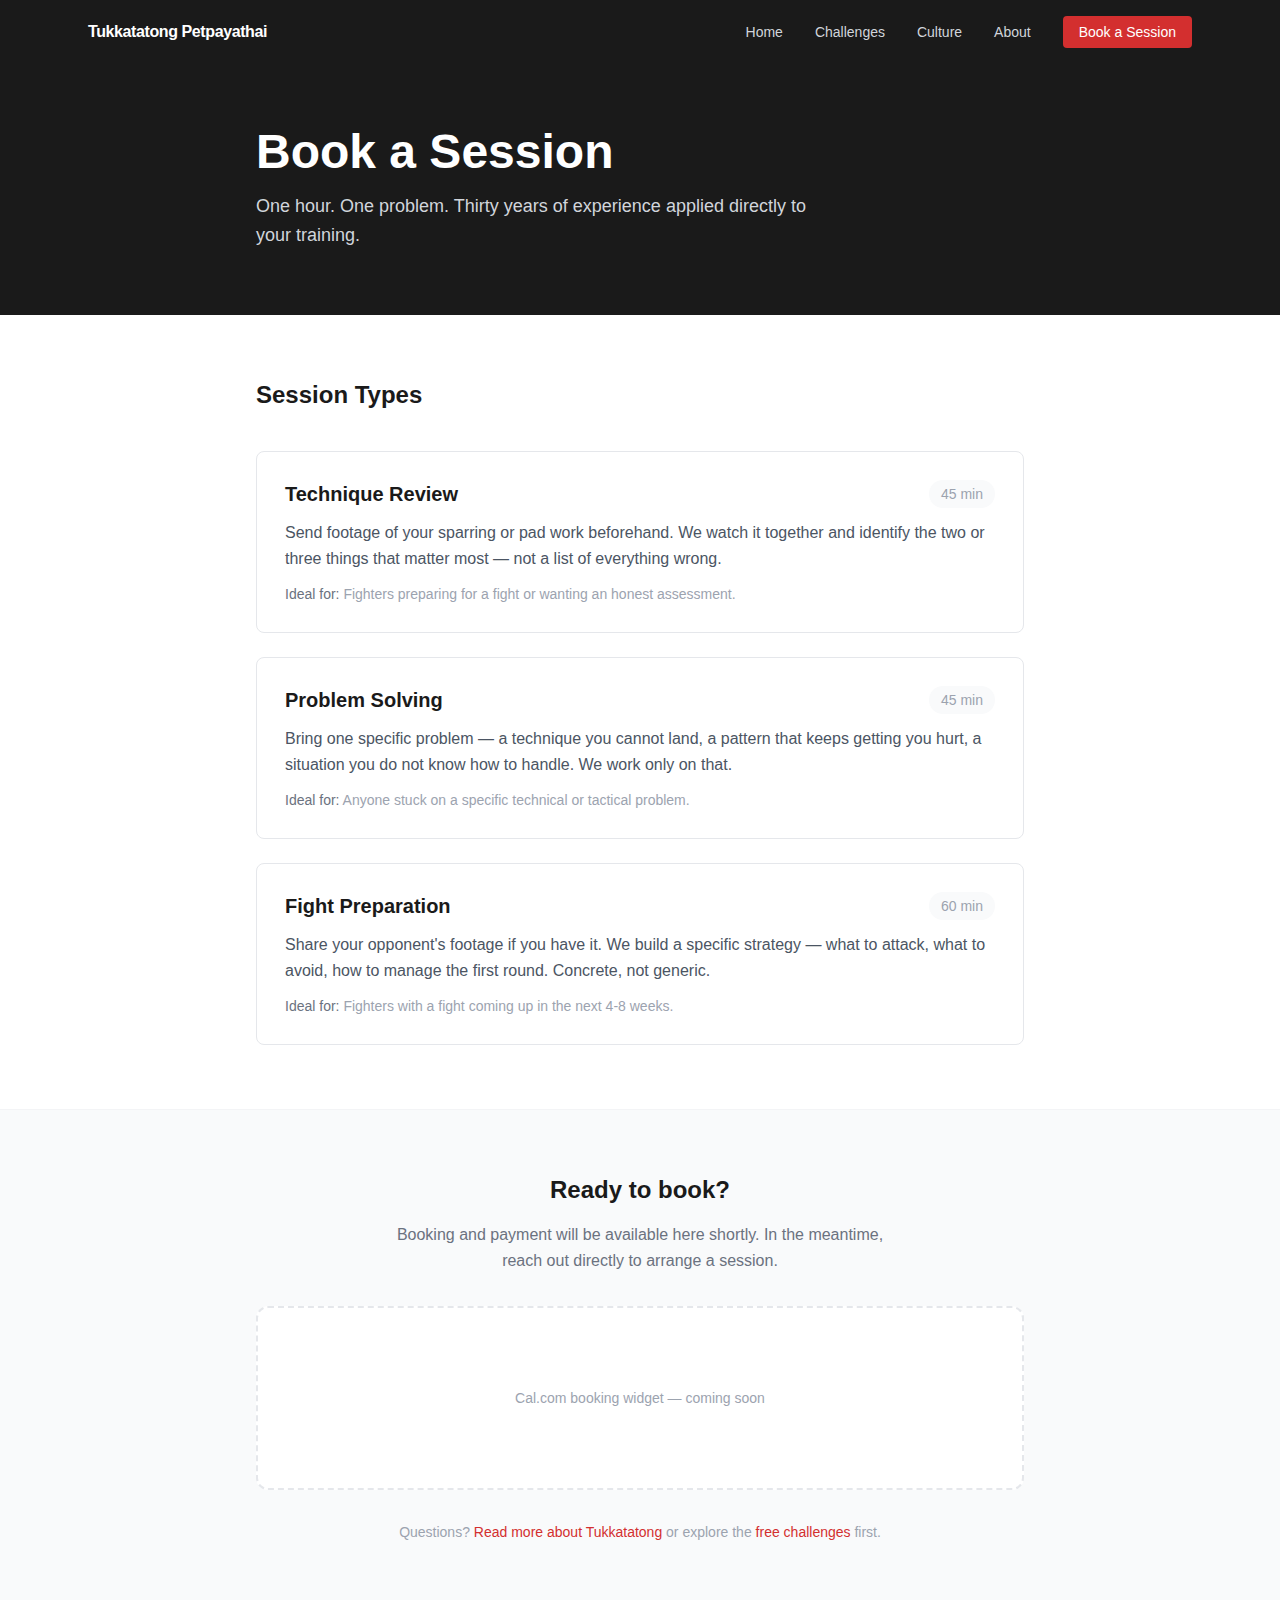
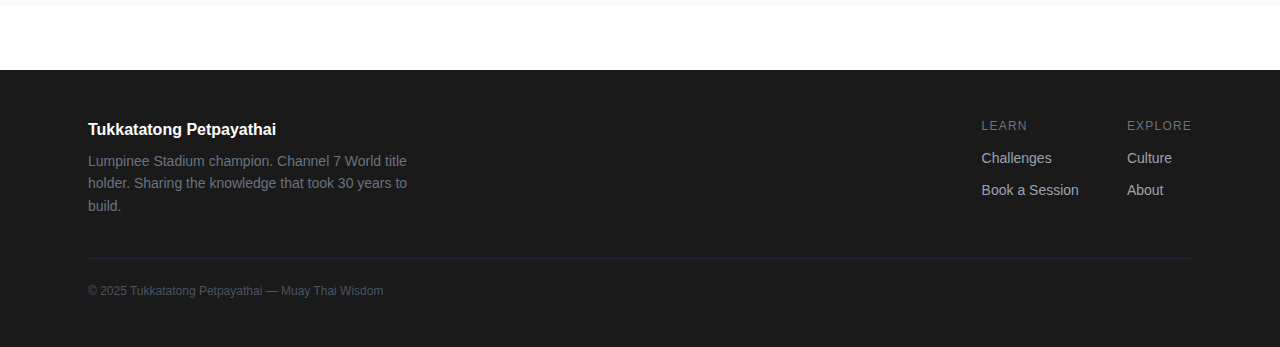
<file: book.html>
<!DOCTYPE html><!--06JqdTDIgfr5ihXpBjy7y--><html lang="en"><head><meta charSet="utf-8"/><meta name="viewport" content="width=device-width, initial-scale=1"/><link rel="stylesheet" href="/_next/static/css/f6603406d35b9612.css" data-precedence="next"/><link rel="preload" as="script" fetchPriority="low" href="/_next/static/chunks/webpack-4a462cecab786e93.js"/><script src="/_next/static/chunks/4bd1b696-c023c6e3521b1417.js" async=""></script><script src="/_next/static/chunks/255-6b79f309a27fb98b.js" async=""></script><script src="/_next/static/chunks/main-app-361136c58d5abfd7.js" async=""></script><script src="/_next/static/chunks/619-ba102abea3e3d0e4.js" async=""></script><script src="/_next/static/chunks/app/book/page-6cfbe6eec98bfcbd.js" async=""></script><title>Book a Session — Tukkatatong Petpayathai</title><meta name="description" content="Book a 1-on-1 session with Tukkatatong Petpayathai. Bring your footage, your questions, your problem."/><meta property="og:title" content="Book a Session — Tukkatatong Petpayathai"/><meta property="og:description" content="Book a 1-on-1 session with Tukkatatong Petpayathai. Bring your footage, your questions, your problem."/><meta property="og:site_name" content="Tukkatatong Petpayathai"/><meta property="og:type" content="website"/><meta name="twitter:card" content="summary"/><meta name="twitter:title" content="Book a Session — Tukkatatong Petpayathai"/><meta name="twitter:description" content="Book a 1-on-1 session with Tukkatatong Petpayathai. Bring your footage, your questions, your problem."/><script src="/_next/static/chunks/polyfills-42372ed130431b0a.js" noModule=""></script></head><body><div hidden=""><!--$--><!--/$--></div><header class="bg-brand-black sticky top-0 z-50"><nav class="max-w-6xl mx-auto px-6 h-16 flex items-center justify-between"><a class="text-white font-semibold text-base tracking-tight hover:text-gray-300 transition-colors" href="/">Tukkatatong Petpayathai</a><ul class="hidden md:flex items-center gap-8 list-none m-0 p-0"><li><a class="text-gray-300 hover:text-white transition-colors text-sm" href="/">Home</a></li><li><a class="text-gray-300 hover:text-white transition-colors text-sm" href="/challenges">Challenges</a></li><li><a class="text-gray-300 hover:text-white transition-colors text-sm" href="/culture">Culture</a></li><li><a class="text-gray-300 hover:text-white transition-colors text-sm" href="/about">About</a></li><li><a class="bg-brand-red text-white px-4 py-2 rounded text-sm font-medium hover:bg-brand-red-dark transition-colors" href="/book">Book a Session</a></li></ul><ul class="flex md:hidden items-center gap-4 list-none m-0 p-0 overflow-x-auto"><li class="shrink-0"><a class="text-gray-300 hover:text-white transition-colors text-xs" href="/">Home</a></li><li class="shrink-0"><a class="text-gray-300 hover:text-white transition-colors text-xs" href="/challenges">Challenges</a></li><li class="shrink-0"><a class="text-gray-300 hover:text-white transition-colors text-xs" href="/culture">Culture</a></li><li class="shrink-0"><a class="text-gray-300 hover:text-white transition-colors text-xs" href="/about">About</a></li><li class="shrink-0"><a class="bg-brand-red text-white px-3 py-1.5 rounded text-xs font-medium hover:bg-brand-red-dark transition-colors" href="/book">Book</a></li></ul></nav></header><main><section class="bg-brand-black text-white py-16 px-6"><div class="max-w-3xl mx-auto"><h1 class="text-4xl md:text-5xl font-bold mb-4">Book a Session</h1><p class="text-gray-300 text-lg leading-relaxed max-w-xl">One hour. One problem. Thirty years of experience applied directly to your training.</p></div></section><section class="py-16 px-6 bg-white"><div class="max-w-3xl mx-auto"><h2 class="text-2xl font-bold text-brand-black mb-10">Session Types</h2><div class="space-y-6"><div class="border border-gray-200 rounded-lg p-7"><div class="flex items-center justify-between mb-3"><h3 class="font-semibold text-brand-black text-xl">Technique Review</h3><span class="text-sm text-gray-400 bg-gray-50 px-3 py-1 rounded-full">45 min</span></div><p class="text-gray-600 leading-relaxed mb-3">Send footage of your sparring or pad work beforehand. We watch it together and identify the two or three things that matter most — not a list of everything wrong.</p><p class="text-sm text-gray-400"><span class="font-medium text-gray-500">Ideal for:</span> <!-- -->Fighters preparing for a fight or wanting an honest assessment.</p></div><div class="border border-gray-200 rounded-lg p-7"><div class="flex items-center justify-between mb-3"><h3 class="font-semibold text-brand-black text-xl">Problem Solving</h3><span class="text-sm text-gray-400 bg-gray-50 px-3 py-1 rounded-full">45 min</span></div><p class="text-gray-600 leading-relaxed mb-3">Bring one specific problem — a technique you cannot land, a pattern that keeps getting you hurt, a situation you do not know how to handle. We work only on that.</p><p class="text-sm text-gray-400"><span class="font-medium text-gray-500">Ideal for:</span> <!-- -->Anyone stuck on a specific technical or tactical problem.</p></div><div class="border border-gray-200 rounded-lg p-7"><div class="flex items-center justify-between mb-3"><h3 class="font-semibold text-brand-black text-xl">Fight Preparation</h3><span class="text-sm text-gray-400 bg-gray-50 px-3 py-1 rounded-full">60 min</span></div><p class="text-gray-600 leading-relaxed mb-3">Share your opponent&#x27;s footage if you have it. We build a specific strategy — what to attack, what to avoid, how to manage the first round. Concrete, not generic.</p><p class="text-sm text-gray-400"><span class="font-medium text-gray-500">Ideal for:</span> <!-- -->Fighters with a fight coming up in the next 4-8 weeks.</p></div></div></div></section><section class="py-16 px-6 bg-gray-50 border-t border-gray-100"><div class="max-w-3xl mx-auto text-center"><h2 class="text-2xl font-bold text-brand-black mb-4">Ready to book?</h2><p class="text-gray-500 mb-8 leading-relaxed max-w-lg mx-auto">Booking and payment will be available here shortly. In the meantime, reach out directly to arrange a session.</p><div class="bg-white border-2 border-dashed border-gray-200 rounded-xl py-20 px-8 mb-8"><p class="text-gray-400 text-sm">Cal.com booking widget — coming soon</p></div><p class="text-sm text-gray-400">Questions?<!-- --> <a class="text-brand-red hover:underline" href="/about">Read more about Tukkatatong</a> <!-- -->or explore the<!-- --> <a class="text-brand-red hover:underline" href="/challenges">free challenges</a> <!-- -->first.</p></div></section></main><!--$--><!--/$--><footer class="bg-brand-black text-gray-400 py-12 mt-16"><div class="max-w-6xl mx-auto px-6"><div class="flex flex-col md:flex-row justify-between items-start gap-8"><div><p class="text-white font-semibold mb-2">Tukkatatong Petpayathai</p><p class="text-sm text-gray-500 max-w-xs leading-relaxed">Lumpinee Stadium champion. Channel 7 World title holder. Sharing the knowledge that took 30 years to build.</p></div><nav class="flex gap-12"><div><p class="text-xs text-gray-500 uppercase tracking-widest mb-3">Learn</p><ul class="space-y-2 list-none p-0 m-0"><li><a class="text-sm text-gray-400 hover:text-white transition-colors" href="/challenges">Challenges</a></li><li><a class="text-sm text-gray-400 hover:text-white transition-colors" href="/book">Book a Session</a></li></ul></div><div><p class="text-xs text-gray-500 uppercase tracking-widest mb-3">Explore</p><ul class="space-y-2 list-none p-0 m-0"><li><a class="text-sm text-gray-400 hover:text-white transition-colors" href="/culture">Culture</a></li><li><a class="text-sm text-gray-400 hover:text-white transition-colors" href="/about">About</a></li></ul></div></nav></div><div class="border-t border-gray-800 mt-10 pt-6 text-xs text-gray-600">© 2025 Tukkatatong Petpayathai — Muay Thai Wisdom</div></div></footer><script src="/_next/static/chunks/webpack-4a462cecab786e93.js" id="_R_" async=""></script><script>(self.__next_f=self.__next_f||[]).push([0])</script><script>self.__next_f.push([1,"1:\"$Sreact.fragment\"\n2:I[2619,[\"619\",\"static/chunks/619-ba102abea3e3d0e4.js\",\"774\",\"static/chunks/app/book/page-6cfbe6eec98bfcbd.js\"],\"\"]\n3:I[9766,[],\"\"]\n4:I[8924,[],\"\"]\nb:I[7150,[],\"\"]\n:HL[\"/_next/static/css/f6603406d35b9612.css\",\"style\"]\n"])</script><script>self.__next_f.push([1,"0:{\"P\":null,\"b\":\"06JqdTDIgfr5ihXpBjy7y\",\"p\":\"\",\"c\":[\"\",\"book\"],\"i\":false,\"f\":[[[\"\",{\"children\":[\"book\",{\"children\":[\"__PAGE__\",{}]}]},\"$undefined\",\"$undefined\",true],[\"\",[\"$\",\"$1\",\"c\",{\"children\":[[[\"$\",\"link\",\"0\",{\"rel\":\"stylesheet\",\"href\":\"/_next/static/css/f6603406d35b9612.css\",\"precedence\":\"next\",\"crossOrigin\":\"$undefined\",\"nonce\":\"$undefined\"}]],[\"$\",\"html\",null,{\"lang\":\"en\",\"children\":[\"$\",\"body\",null,{\"children\":[[\"$\",\"header\",null,{\"className\":\"bg-brand-black sticky top-0 z-50\",\"children\":[\"$\",\"nav\",null,{\"className\":\"max-w-6xl mx-auto px-6 h-16 flex items-center justify-between\",\"children\":[[\"$\",\"$L2\",null,{\"href\":\"/\",\"className\":\"text-white font-semibold text-base tracking-tight hover:text-gray-300 transition-colors\",\"children\":\"Tukkatatong Petpayathai\"}],[\"$\",\"ul\",null,{\"className\":\"hidden md:flex items-center gap-8 list-none m-0 p-0\",\"children\":[[[\"$\",\"li\",\"/\",{\"children\":[\"$\",\"$L2\",null,{\"href\":\"/\",\"className\":\"text-gray-300 hover:text-white transition-colors text-sm\",\"children\":\"Home\"}]}],[\"$\",\"li\",\"/challenges\",{\"children\":[\"$\",\"$L2\",null,{\"href\":\"/challenges\",\"className\":\"text-gray-300 hover:text-white transition-colors text-sm\",\"children\":\"Challenges\"}]}],[\"$\",\"li\",\"/culture\",{\"children\":[\"$\",\"$L2\",null,{\"href\":\"/culture\",\"className\":\"text-gray-300 hover:text-white transition-colors text-sm\",\"children\":\"Culture\"}]}],[\"$\",\"li\",\"/about\",{\"children\":[\"$\",\"$L2\",null,{\"href\":\"/about\",\"className\":\"text-gray-300 hover:text-white transition-colors text-sm\",\"children\":\"About\"}]}]],[\"$\",\"li\",null,{\"children\":[\"$\",\"$L2\",null,{\"href\":\"/book\",\"className\":\"bg-brand-red text-white px-4 py-2 rounded text-sm font-medium hover:bg-brand-red-dark transition-colors\",\"children\":\"Book a Session\"}]}]]}],[\"$\",\"ul\",null,{\"className\":\"flex md:hidden items-center gap-4 list-none m-0 p-0 overflow-x-auto\",\"children\":[[[\"$\",\"li\",\"/\",{\"className\":\"shrink-0\",\"children\":[\"$\",\"$L2\",null,{\"href\":\"/\",\"className\":\"text-gray-300 hover:text-white transition-colors text-xs\",\"children\":\"Home\"}]}],[\"$\",\"li\",\"/challenges\",{\"className\":\"shrink-0\",\"children\":[\"$\",\"$L2\",null,{\"href\":\"/challenges\",\"className\":\"text-gray-300 hover:text-white transition-colors text-xs\",\"children\":\"Challenges\"}]}],[\"$\",\"li\",\"/culture\",{\"className\":\"shrink-0\",\"children\":[\"$\",\"$L2\",null,{\"href\":\"/culture\",\"className\":\"text-gray-300 hover:text-white transition-colors text-xs\",\"children\":\"Culture\"}]}],[\"$\",\"li\",\"/about\",{\"className\":\"shrink-0\",\"children\":[\"$\",\"$L2\",null,{\"href\":\"/about\",\"className\":\"text-gray-300 hover:text-white transition-colors text-xs\",\"children\":\"About\"}]}]],[\"$\",\"li\",null,{\"className\":\"shrink-0\",\"children\":[\"$\",\"$L2\",null,{\"href\":\"/book\",\"className\":\"bg-brand-red text-white px-3 py-1.5 rounded text-xs font-medium hover:bg-brand-red-dark transition-colors\",\"children\":\"Book\"}]}]]}]]}]}],[\"$\",\"$L3\",null,{\"parallelRouterKey\":\"children\",\"error\":\"$undefined\",\"errorStyles\":\"$undefined\",\"errorScripts\":\"$undefined\",\"template\":[\"$\",\"$L4\",null,{}],\"templateStyles\":\"$undefined\",\"templateScripts\":\"$undefined\",\"notFound\":[[[\"$\",\"title\",null,{\"children\":\"404: This page could not be found.\"}],[\"$\",\"div\",null,{\"style\":{\"fontFamily\":\"system-ui,\\\"Segoe UI\\\",Roboto,Helvetica,Arial,sans-serif,\\\"Apple Color Emoji\\\",\\\"Segoe UI Emoji\\\"\",\"height\":\"100vh\",\"textAlign\":\"center\",\"display\":\"flex\",\"flexDirection\":\"column\",\"alignItems\":\"center\",\"justifyContent\":\"center\"},\"children\":[\"$\",\"div\",null,{\"children\":[[\"$\",\"style\",null,{\"dangerouslySetInnerHTML\":{\"__html\":\"body{color:#000;background:#fff;margin:0}.next-error-h1{border-right:1px solid rgba(0,0,0,.3)}@media (prefers-color-scheme:dark){body{color:#fff;background:#000}.next-error-h1{border-right:1px solid rgba(255,255,255,.3)}}\"}}],[\"$\",\"h1\",null,{\"className\":\"next-error-h1\",\"style\":{\"display\":\"inline-block\",\"margin\":\"0 20px 0 0\",\"padding\":\"0 23px 0 0\",\"fontSize\":24,\"fontWeight\":500,\"verticalAlign\":\"top\",\"lineHeight\":\"49px\"},\"children\":404}],[\"$\",\"div\",null,{\"style\":{\"display\":\"inline-block\"},\"children\":[\"$\",\"h2\",null,{\"style\":{\"fontSize\":14,\"fontWeight\":400,\"lineHeight\":\"49px\",\"margin\":0},\"children\":\"This page could not be found.\"}]}]]}]}]],[]],\"forbidden\":\"$undefined\",\"unauthorized\":\"$undefined\"}],[\"$\",\"footer\",null,{\"className\":\"bg-brand-black text-gray-400 py-12 mt-16\",\"children\":[\"$\",\"div\",null,{\"className\":\"max-w-6xl mx-auto px-6\",\"children\":[[\"$\",\"div\",null,{\"className\":\"flex flex-col md:flex-row justify-between items-start gap-8\",\"children\":[[\"$\",\"div\",null,{\"children\":[[\"$\",\"p\",null,{\"className\":\"text-white font-semibold mb-2\",\"children\":\"Tukkatatong Petpayathai\"}],\"$L5\"]}],\"$L6\"]}],\"$L7\"]}]}]]}]}]]}],{\"children\":[\"book\",\"$L8\",{\"children\":[\"__PAGE__\",\"$L9\",{},null,false]},null,false]},null,false],\"$La\",false]],\"m\":\"$undefined\",\"G\":[\"$b\",[]],\"s\":false,\"S\":true}\n"])</script><script>self.__next_f.push([1,"e:I[4431,[],\"ViewportBoundary\"]\n10:I[4431,[],\"MetadataBoundary\"]\n11:\"$Sreact.suspense\"\n5:[\"$\",\"p\",null,{\"className\":\"text-sm text-gray-500 max-w-xs leading-relaxed\",\"children\":\"Lumpinee Stadium champion. Channel 7 World title holder. Sharing the knowledge that took 30 years to build.\"}]\n"])</script><script>self.__next_f.push([1,"6:[\"$\",\"nav\",null,{\"className\":\"flex gap-12\",\"children\":[[\"$\",\"div\",null,{\"children\":[[\"$\",\"p\",null,{\"className\":\"text-xs text-gray-500 uppercase tracking-widest mb-3\",\"children\":\"Learn\"}],[\"$\",\"ul\",null,{\"className\":\"space-y-2 list-none p-0 m-0\",\"children\":[[\"$\",\"li\",null,{\"children\":[\"$\",\"$L2\",null,{\"href\":\"/challenges\",\"className\":\"text-sm text-gray-400 hover:text-white transition-colors\",\"children\":\"Challenges\"}]}],[\"$\",\"li\",null,{\"children\":[\"$\",\"$L2\",null,{\"href\":\"/book\",\"className\":\"text-sm text-gray-400 hover:text-white transition-colors\",\"children\":\"Book a Session\"}]}]]}]]}],[\"$\",\"div\",null,{\"children\":[[\"$\",\"p\",null,{\"className\":\"text-xs text-gray-500 uppercase tracking-widest mb-3\",\"children\":\"Explore\"}],[\"$\",\"ul\",null,{\"className\":\"space-y-2 list-none p-0 m-0\",\"children\":[[\"$\",\"li\",null,{\"children\":[\"$\",\"$L2\",null,{\"href\":\"/culture\",\"className\":\"text-sm text-gray-400 hover:text-white transition-colors\",\"children\":\"Culture\"}]}],[\"$\",\"li\",null,{\"children\":[\"$\",\"$L2\",null,{\"href\":\"/about\",\"className\":\"text-sm text-gray-400 hover:text-white transition-colors\",\"children\":\"About\"}]}]]}]]}]]}]\n"])</script><script>self.__next_f.push([1,"7:[\"$\",\"div\",null,{\"className\":\"border-t border-gray-800 mt-10 pt-6 text-xs text-gray-600\",\"children\":\"© 2025 Tukkatatong Petpayathai — Muay Thai Wisdom\"}]\n8:[\"$\",\"$1\",\"c\",{\"children\":[null,[\"$\",\"$L3\",null,{\"parallelRouterKey\":\"children\",\"error\":\"$undefined\",\"errorStyles\":\"$undefined\",\"errorScripts\":\"$undefined\",\"template\":[\"$\",\"$L4\",null,{}],\"templateStyles\":\"$undefined\",\"templateScripts\":\"$undefined\",\"notFound\":\"$undefined\",\"forbidden\":\"$undefined\",\"unauthorized\":\"$undefined\"}]]}]\n"])</script><script>self.__next_f.push([1,"9:[\"$\",\"$1\",\"c\",{\"children\":[[\"$\",\"main\",null,{\"children\":[[\"$\",\"section\",null,{\"className\":\"bg-brand-black text-white py-16 px-6\",\"children\":[\"$\",\"div\",null,{\"className\":\"max-w-3xl mx-auto\",\"children\":[[\"$\",\"h1\",null,{\"className\":\"text-4xl md:text-5xl font-bold mb-4\",\"children\":\"Book a Session\"}],[\"$\",\"p\",null,{\"className\":\"text-gray-300 text-lg leading-relaxed max-w-xl\",\"children\":\"One hour. One problem. Thirty years of experience applied directly to your training.\"}]]}]}],[\"$\",\"section\",null,{\"className\":\"py-16 px-6 bg-white\",\"children\":[\"$\",\"div\",null,{\"className\":\"max-w-3xl mx-auto\",\"children\":[[\"$\",\"h2\",null,{\"className\":\"text-2xl font-bold text-brand-black mb-10\",\"children\":\"Session Types\"}],[\"$\",\"div\",null,{\"className\":\"space-y-6\",\"children\":[[\"$\",\"div\",\"Technique Review\",{\"className\":\"border border-gray-200 rounded-lg p-7\",\"children\":[[\"$\",\"div\",null,{\"className\":\"flex items-center justify-between mb-3\",\"children\":[[\"$\",\"h3\",null,{\"className\":\"font-semibold text-brand-black text-xl\",\"children\":\"Technique Review\"}],[\"$\",\"span\",null,{\"className\":\"text-sm text-gray-400 bg-gray-50 px-3 py-1 rounded-full\",\"children\":\"45 min\"}]]}],[\"$\",\"p\",null,{\"className\":\"text-gray-600 leading-relaxed mb-3\",\"children\":\"Send footage of your sparring or pad work beforehand. We watch it together and identify the two or three things that matter most — not a list of everything wrong.\"}],[\"$\",\"p\",null,{\"className\":\"text-sm text-gray-400\",\"children\":[[\"$\",\"span\",null,{\"className\":\"font-medium text-gray-500\",\"children\":\"Ideal for:\"}],\" \",\"Fighters preparing for a fight or wanting an honest assessment.\"]}]]}],[\"$\",\"div\",\"Problem Solving\",{\"className\":\"border border-gray-200 rounded-lg p-7\",\"children\":[[\"$\",\"div\",null,{\"className\":\"flex items-center justify-between mb-3\",\"children\":[[\"$\",\"h3\",null,{\"className\":\"font-semibold text-brand-black text-xl\",\"children\":\"Problem Solving\"}],[\"$\",\"span\",null,{\"className\":\"text-sm text-gray-400 bg-gray-50 px-3 py-1 rounded-full\",\"children\":\"45 min\"}]]}],[\"$\",\"p\",null,{\"className\":\"text-gray-600 leading-relaxed mb-3\",\"children\":\"Bring one specific problem — a technique you cannot land, a pattern that keeps getting you hurt, a situation you do not know how to handle. We work only on that.\"}],[\"$\",\"p\",null,{\"className\":\"text-sm text-gray-400\",\"children\":[[\"$\",\"span\",null,{\"className\":\"font-medium text-gray-500\",\"children\":\"Ideal for:\"}],\" \",\"Anyone stuck on a specific technical or tactical problem.\"]}]]}],[\"$\",\"div\",\"Fight Preparation\",{\"className\":\"border border-gray-200 rounded-lg p-7\",\"children\":[[\"$\",\"div\",null,{\"className\":\"flex items-center justify-between mb-3\",\"children\":[[\"$\",\"h3\",null,{\"className\":\"font-semibold text-brand-black text-xl\",\"children\":\"Fight Preparation\"}],[\"$\",\"span\",null,{\"className\":\"text-sm text-gray-400 bg-gray-50 px-3 py-1 rounded-full\",\"children\":\"60 min\"}]]}],[\"$\",\"p\",null,{\"className\":\"text-gray-600 leading-relaxed mb-3\",\"children\":\"Share your opponent's footage if you have it. We build a specific strategy — what to attack, what to avoid, how to manage the first round. Concrete, not generic.\"}],[\"$\",\"p\",null,{\"className\":\"text-sm text-gray-400\",\"children\":[[\"$\",\"span\",null,{\"className\":\"font-medium text-gray-500\",\"children\":\"Ideal for:\"}],\" \",\"Fighters with a fight coming up in the next 4-8 weeks.\"]}]]}]]}]]}]}],[\"$\",\"section\",null,{\"className\":\"py-16 px-6 bg-gray-50 border-t border-gray-100\",\"children\":[\"$\",\"div\",null,{\"className\":\"max-w-3xl mx-auto text-center\",\"children\":[[\"$\",\"h2\",null,{\"className\":\"text-2xl font-bold text-brand-black mb-4\",\"children\":\"Ready to book?\"}],[\"$\",\"p\",null,{\"className\":\"text-gray-500 mb-8 leading-relaxed max-w-lg mx-auto\",\"children\":\"Booking and payment will be available here shortly. In the meantime, reach out directly to arrange a session.\"}],[\"$\",\"div\",null,{\"className\":\"bg-white border-2 border-dashed border-gray-200 rounded-xl py-20 px-8 mb-8\",\"children\":[\"$\",\"p\",null,{\"className\":\"text-gray-400 text-sm\",\"children\":\"Cal.com booking widget — coming soon\"}]}],\"$Lc\"]}]}]]}],null,\"$Ld\"]}]\n"])</script><script>self.__next_f.push([1,"a:[\"$\",\"$1\",\"h\",{\"children\":[null,[[\"$\",\"$Le\",null,{\"children\":\"$Lf\"}],null],[\"$\",\"$L10\",null,{\"children\":[\"$\",\"div\",null,{\"hidden\":true,\"children\":[\"$\",\"$11\",null,{\"fallback\":null,\"children\":\"$L12\"}]}]}]]}]\n"])</script><script>self.__next_f.push([1,"13:I[4431,[],\"OutletBoundary\"]\n15:I[5278,[],\"AsyncMetadataOutlet\"]\nc:[\"$\",\"p\",null,{\"className\":\"text-sm text-gray-400\",\"children\":[\"Questions?\",\" \",[\"$\",\"$L2\",null,{\"href\":\"/about\",\"className\":\"text-brand-red hover:underline\",\"children\":\"Read more about Tukkatatong\"}],\" \",\"or explore the\",\" \",[\"$\",\"$L2\",null,{\"href\":\"/challenges\",\"className\":\"text-brand-red hover:underline\",\"children\":\"free challenges\"}],\" \",\"first.\"]}]\nd:[\"$\",\"$L13\",null,{\"children\":[\"$L14\",[\"$\",\"$L15\",null,{\"promise\":\"$@16\"}]]}]\n"])</script><script>self.__next_f.push([1,"f:[[\"$\",\"meta\",\"0\",{\"charSet\":\"utf-8\"}],[\"$\",\"meta\",\"1\",{\"name\":\"viewport\",\"content\":\"width=device-width, initial-scale=1\"}]]\n"])</script><script>self.__next_f.push([1,"14:null\n"])</script><script>self.__next_f.push([1,"16:{\"metadata\":[[\"$\",\"title\",\"0\",{\"children\":\"Book a Session — Tukkatatong Petpayathai\"}],[\"$\",\"meta\",\"1\",{\"name\":\"description\",\"content\":\"Book a 1-on-1 session with Tukkatatong Petpayathai. Bring your footage, your questions, your problem.\"}],[\"$\",\"meta\",\"2\",{\"property\":\"og:title\",\"content\":\"Book a Session — Tukkatatong Petpayathai\"}],[\"$\",\"meta\",\"3\",{\"property\":\"og:description\",\"content\":\"Book a 1-on-1 session with Tukkatatong Petpayathai. Bring your footage, your questions, your problem.\"}],[\"$\",\"meta\",\"4\",{\"property\":\"og:site_name\",\"content\":\"Tukkatatong Petpayathai\"}],[\"$\",\"meta\",\"5\",{\"property\":\"og:type\",\"content\":\"website\"}],[\"$\",\"meta\",\"6\",{\"name\":\"twitter:card\",\"content\":\"summary\"}],[\"$\",\"meta\",\"7\",{\"name\":\"twitter:title\",\"content\":\"Book a Session — Tukkatatong Petpayathai\"}],[\"$\",\"meta\",\"8\",{\"name\":\"twitter:description\",\"content\":\"Book a 1-on-1 session with Tukkatatong Petpayathai. Bring your footage, your questions, your problem.\"}]],\"error\":null,\"digest\":\"$undefined\"}\n"])</script><script>self.__next_f.push([1,"12:\"$16:metadata\"\n"])</script></body></html>
</file>
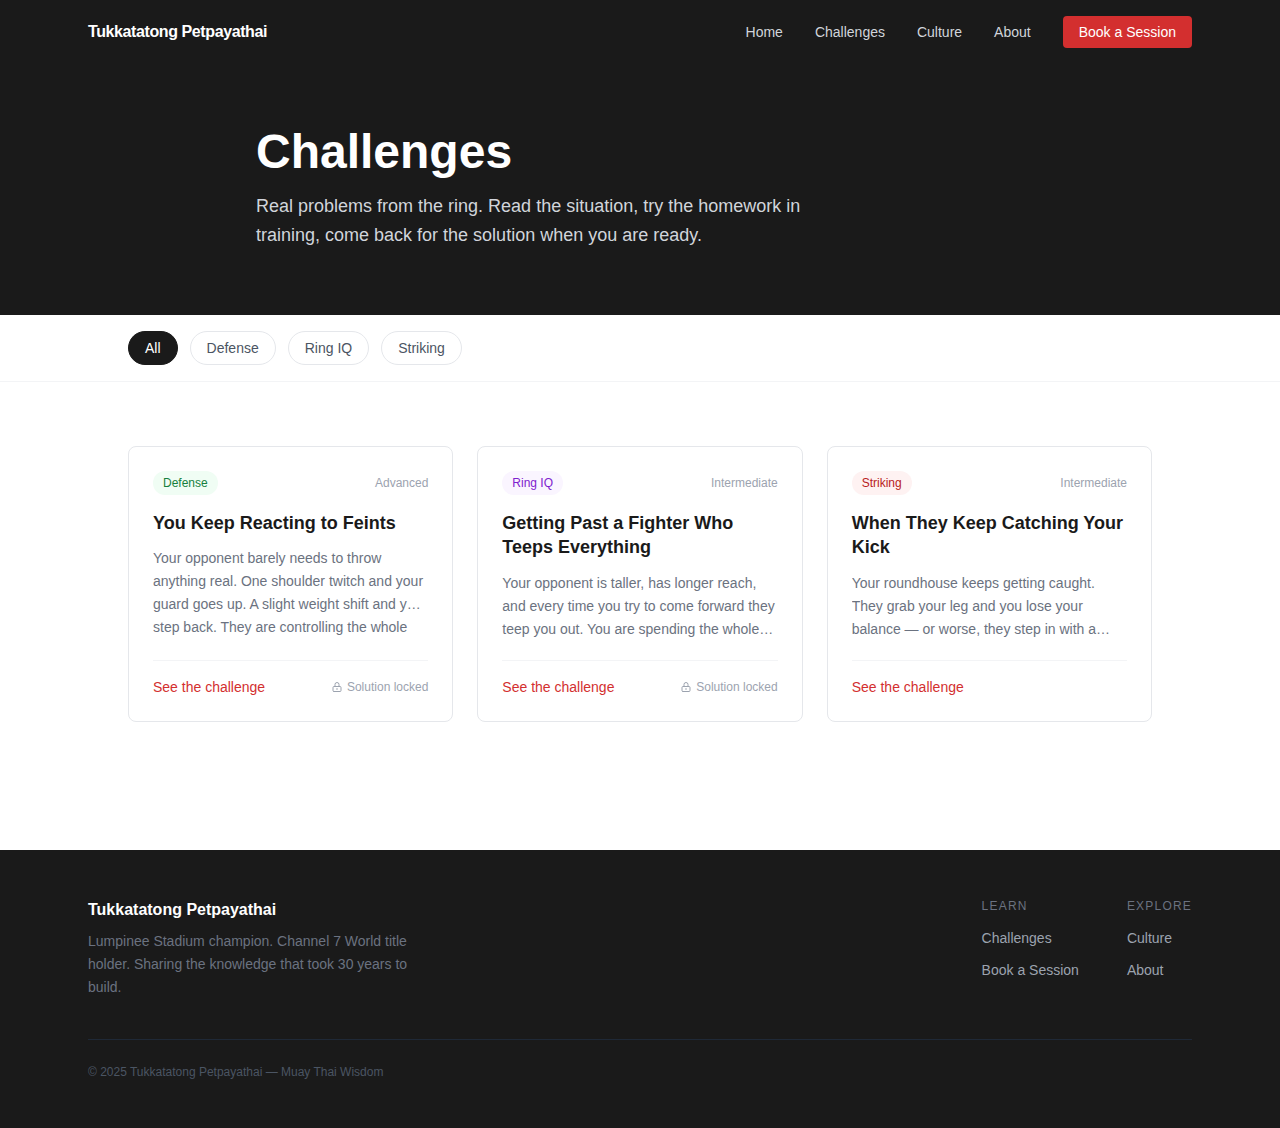
<file: challenges.html>
<!DOCTYPE html><!--06JqdTDIgfr5ihXpBjy7y--><html lang="en"><head><meta charSet="utf-8"/><meta name="viewport" content="width=device-width, initial-scale=1"/><link rel="stylesheet" href="/_next/static/css/f6603406d35b9612.css" data-precedence="next"/><link rel="preload" as="script" fetchPriority="low" href="/_next/static/chunks/webpack-4a462cecab786e93.js"/><script src="/_next/static/chunks/4bd1b696-c023c6e3521b1417.js" async=""></script><script src="/_next/static/chunks/255-6b79f309a27fb98b.js" async=""></script><script src="/_next/static/chunks/main-app-361136c58d5abfd7.js" async=""></script><script src="/_next/static/chunks/619-ba102abea3e3d0e4.js" async=""></script><script src="/_next/static/chunks/app/challenges/page-6cfbe6eec98bfcbd.js" async=""></script><title>Challenges — Tukkatatong Petpayathai</title><meta name="description" content="Real problems from the ring. Try the homework first. Unlock the solution when you are ready."/><meta property="og:title" content="Challenges — Tukkatatong Petpayathai"/><meta property="og:description" content="Real problems from the ring. Try the homework first. Unlock the solution when you are ready."/><meta property="og:site_name" content="Tukkatatong Petpayathai"/><meta property="og:type" content="website"/><meta name="twitter:card" content="summary"/><meta name="twitter:title" content="Challenges — Tukkatatong Petpayathai"/><meta name="twitter:description" content="Real problems from the ring. Try the homework first. Unlock the solution when you are ready."/><script src="/_next/static/chunks/polyfills-42372ed130431b0a.js" noModule=""></script></head><body><div hidden=""><!--$--><!--/$--></div><header class="bg-brand-black sticky top-0 z-50"><nav class="max-w-6xl mx-auto px-6 h-16 flex items-center justify-between"><a class="text-white font-semibold text-base tracking-tight hover:text-gray-300 transition-colors" href="/">Tukkatatong Petpayathai</a><ul class="hidden md:flex items-center gap-8 list-none m-0 p-0"><li><a class="text-gray-300 hover:text-white transition-colors text-sm" href="/">Home</a></li><li><a class="text-gray-300 hover:text-white transition-colors text-sm" href="/challenges">Challenges</a></li><li><a class="text-gray-300 hover:text-white transition-colors text-sm" href="/culture">Culture</a></li><li><a class="text-gray-300 hover:text-white transition-colors text-sm" href="/about">About</a></li><li><a class="bg-brand-red text-white px-4 py-2 rounded text-sm font-medium hover:bg-brand-red-dark transition-colors" href="/book">Book a Session</a></li></ul><ul class="flex md:hidden items-center gap-4 list-none m-0 p-0 overflow-x-auto"><li class="shrink-0"><a class="text-gray-300 hover:text-white transition-colors text-xs" href="/">Home</a></li><li class="shrink-0"><a class="text-gray-300 hover:text-white transition-colors text-xs" href="/challenges">Challenges</a></li><li class="shrink-0"><a class="text-gray-300 hover:text-white transition-colors text-xs" href="/culture">Culture</a></li><li class="shrink-0"><a class="text-gray-300 hover:text-white transition-colors text-xs" href="/about">About</a></li><li class="shrink-0"><a class="bg-brand-red text-white px-3 py-1.5 rounded text-xs font-medium hover:bg-brand-red-dark transition-colors" href="/book">Book</a></li></ul></nav></header><main><section class="bg-brand-black text-white py-16 px-6"><div class="max-w-3xl mx-auto"><h1 class="text-4xl md:text-5xl font-bold mb-4">Challenges</h1><p class="text-gray-300 text-lg leading-relaxed max-w-xl">Real problems from the ring. Read the situation, try the homework in training, come back for the solution when you are ready.</p></div></section><div class="border-b border-gray-100 bg-white px-6 py-4"><div class="max-w-5xl mx-auto flex gap-3 flex-wrap"><span class="text-sm px-4 py-1.5 rounded-full border bg-brand-black text-white border-brand-black">All</span><span class="text-sm px-4 py-1.5 rounded-full border border-gray-200 text-gray-600">Defense</span><span class="text-sm px-4 py-1.5 rounded-full border border-gray-200 text-gray-600">Ring IQ</span><span class="text-sm px-4 py-1.5 rounded-full border border-gray-200 text-gray-600">Striking</span></div></div><section class="py-16 px-6"><div class="max-w-5xl mx-auto"><div class="grid md:grid-cols-3 gap-6"><a class="block group" href="/challenges/reacting-to-feints"><article class="border border-gray-200 rounded-lg p-6 h-full flex flex-col hover:shadow-md hover:-translate-y-0.5 transition-all duration-200"><div class="flex items-center justify-between mb-4"><span class="text-xs font-medium px-2.5 py-1 rounded-full bg-green-50 text-green-700">Defense</span><span class="text-xs text-gray-400">Advanced</span></div><h3 class="font-semibold text-brand-black text-lg mb-3 leading-snug group-hover:text-brand-red transition-colors">You Keep Reacting to Feints</h3><p class="text-gray-500 text-sm leading-relaxed line-clamp-3 flex-1">Your opponent barely needs to throw anything real. One shoulder twitch and your guard goes up. A slight weight shift and you step back. They are controlling the whole fight with movements that never actually land — and scoring on the real ones while you are recovering from the fake.</p><div class="flex items-center justify-between mt-5 pt-4 border-t border-gray-100"><span class="text-brand-red text-sm font-medium group-hover:underline">See the challenge</span><span class="text-xs text-gray-400 flex items-center gap-1"><svg class="w-3 h-3" fill="none" stroke="currentColor" viewBox="0 0 24 24"><path stroke-linecap="round" stroke-linejoin="round" stroke-width="2" d="M12 15v2m-6 4h12a2 2 0 002-2v-6a2 2 0 00-2-2H6a2 2 0 00-2 2v6a2 2 0 002 2zm10-10V7a4 4 0 00-8 0v4h8z"></path></svg>Solution locked</span></div></article></a><a class="block group" href="/challenges/taller-opponent"><article class="border border-gray-200 rounded-lg p-6 h-full flex flex-col hover:shadow-md hover:-translate-y-0.5 transition-all duration-200"><div class="flex items-center justify-between mb-4"><span class="text-xs font-medium px-2.5 py-1 rounded-full bg-purple-50 text-purple-700">Ring IQ</span><span class="text-xs text-gray-400">Intermediate</span></div><h3 class="font-semibold text-brand-black text-lg mb-3 leading-snug group-hover:text-brand-red transition-colors">Getting Past a Fighter Who Teeps Everything</h3><p class="text-gray-500 text-sm leading-relaxed line-clamp-3 flex-1">Your opponent is taller, has longer reach, and every time you try to come forward they teep you out. You are spending the whole fight at their range, which is the worst place to be.</p><div class="flex items-center justify-between mt-5 pt-4 border-t border-gray-100"><span class="text-brand-red text-sm font-medium group-hover:underline">See the challenge</span><span class="text-xs text-gray-400 flex items-center gap-1"><svg class="w-3 h-3" fill="none" stroke="currentColor" viewBox="0 0 24 24"><path stroke-linecap="round" stroke-linejoin="round" stroke-width="2" d="M12 15v2m-6 4h12a2 2 0 002-2v-6a2 2 0 00-2-2H6a2 2 0 00-2 2v6a2 2 0 002 2zm10-10V7a4 4 0 00-8 0v4h8z"></path></svg>Solution locked</span></div></article></a><a class="block group" href="/challenges/kick-catch"><article class="border border-gray-200 rounded-lg p-6 h-full flex flex-col hover:shadow-md hover:-translate-y-0.5 transition-all duration-200"><div class="flex items-center justify-between mb-4"><span class="text-xs font-medium px-2.5 py-1 rounded-full bg-red-50 text-red-700">Striking</span><span class="text-xs text-gray-400">Intermediate</span></div><h3 class="font-semibold text-brand-black text-lg mb-3 leading-snug group-hover:text-brand-red transition-colors">When They Keep Catching Your Kick</h3><p class="text-gray-500 text-sm leading-relaxed line-clamp-3 flex-1">Your roundhouse keeps getting caught. They grab your leg and you lose your balance — or worse, they step in with a counter and score clean. You know you should stop throwing. But it&#x27;s your strongest weapon.</p><div class="flex items-center justify-between mt-5 pt-4 border-t border-gray-100"><span class="text-brand-red text-sm font-medium group-hover:underline">See the challenge</span></div></article></a></div></div></section></main><!--$--><!--/$--><footer class="bg-brand-black text-gray-400 py-12 mt-16"><div class="max-w-6xl mx-auto px-6"><div class="flex flex-col md:flex-row justify-between items-start gap-8"><div><p class="text-white font-semibold mb-2">Tukkatatong Petpayathai</p><p class="text-sm text-gray-500 max-w-xs leading-relaxed">Lumpinee Stadium champion. Channel 7 World title holder. Sharing the knowledge that took 30 years to build.</p></div><nav class="flex gap-12"><div><p class="text-xs text-gray-500 uppercase tracking-widest mb-3">Learn</p><ul class="space-y-2 list-none p-0 m-0"><li><a class="text-sm text-gray-400 hover:text-white transition-colors" href="/challenges">Challenges</a></li><li><a class="text-sm text-gray-400 hover:text-white transition-colors" href="/book">Book a Session</a></li></ul></div><div><p class="text-xs text-gray-500 uppercase tracking-widest mb-3">Explore</p><ul class="space-y-2 list-none p-0 m-0"><li><a class="text-sm text-gray-400 hover:text-white transition-colors" href="/culture">Culture</a></li><li><a class="text-sm text-gray-400 hover:text-white transition-colors" href="/about">About</a></li></ul></div></nav></div><div class="border-t border-gray-800 mt-10 pt-6 text-xs text-gray-600">© 2025 Tukkatatong Petpayathai — Muay Thai Wisdom</div></div></footer><script src="/_next/static/chunks/webpack-4a462cecab786e93.js" id="_R_" async=""></script><script>(self.__next_f=self.__next_f||[]).push([0])</script><script>self.__next_f.push([1,"1:\"$Sreact.fragment\"\n2:I[2619,[\"619\",\"static/chunks/619-ba102abea3e3d0e4.js\",\"421\",\"static/chunks/app/challenges/page-6cfbe6eec98bfcbd.js\"],\"\"]\n3:I[9766,[],\"\"]\n4:I[8924,[],\"\"]\nb:I[7150,[],\"\"]\n:HL[\"/_next/static/css/f6603406d35b9612.css\",\"style\"]\n"])</script><script>self.__next_f.push([1,"0:{\"P\":null,\"b\":\"06JqdTDIgfr5ihXpBjy7y\",\"p\":\"\",\"c\":[\"\",\"challenges\"],\"i\":false,\"f\":[[[\"\",{\"children\":[\"challenges\",{\"children\":[\"__PAGE__\",{}]}]},\"$undefined\",\"$undefined\",true],[\"\",[\"$\",\"$1\",\"c\",{\"children\":[[[\"$\",\"link\",\"0\",{\"rel\":\"stylesheet\",\"href\":\"/_next/static/css/f6603406d35b9612.css\",\"precedence\":\"next\",\"crossOrigin\":\"$undefined\",\"nonce\":\"$undefined\"}]],[\"$\",\"html\",null,{\"lang\":\"en\",\"children\":[\"$\",\"body\",null,{\"children\":[[\"$\",\"header\",null,{\"className\":\"bg-brand-black sticky top-0 z-50\",\"children\":[\"$\",\"nav\",null,{\"className\":\"max-w-6xl mx-auto px-6 h-16 flex items-center justify-between\",\"children\":[[\"$\",\"$L2\",null,{\"href\":\"/\",\"className\":\"text-white font-semibold text-base tracking-tight hover:text-gray-300 transition-colors\",\"children\":\"Tukkatatong Petpayathai\"}],[\"$\",\"ul\",null,{\"className\":\"hidden md:flex items-center gap-8 list-none m-0 p-0\",\"children\":[[[\"$\",\"li\",\"/\",{\"children\":[\"$\",\"$L2\",null,{\"href\":\"/\",\"className\":\"text-gray-300 hover:text-white transition-colors text-sm\",\"children\":\"Home\"}]}],[\"$\",\"li\",\"/challenges\",{\"children\":[\"$\",\"$L2\",null,{\"href\":\"/challenges\",\"className\":\"text-gray-300 hover:text-white transition-colors text-sm\",\"children\":\"Challenges\"}]}],[\"$\",\"li\",\"/culture\",{\"children\":[\"$\",\"$L2\",null,{\"href\":\"/culture\",\"className\":\"text-gray-300 hover:text-white transition-colors text-sm\",\"children\":\"Culture\"}]}],[\"$\",\"li\",\"/about\",{\"children\":[\"$\",\"$L2\",null,{\"href\":\"/about\",\"className\":\"text-gray-300 hover:text-white transition-colors text-sm\",\"children\":\"About\"}]}]],[\"$\",\"li\",null,{\"children\":[\"$\",\"$L2\",null,{\"href\":\"/book\",\"className\":\"bg-brand-red text-white px-4 py-2 rounded text-sm font-medium hover:bg-brand-red-dark transition-colors\",\"children\":\"Book a Session\"}]}]]}],[\"$\",\"ul\",null,{\"className\":\"flex md:hidden items-center gap-4 list-none m-0 p-0 overflow-x-auto\",\"children\":[[[\"$\",\"li\",\"/\",{\"className\":\"shrink-0\",\"children\":[\"$\",\"$L2\",null,{\"href\":\"/\",\"className\":\"text-gray-300 hover:text-white transition-colors text-xs\",\"children\":\"Home\"}]}],[\"$\",\"li\",\"/challenges\",{\"className\":\"shrink-0\",\"children\":[\"$\",\"$L2\",null,{\"href\":\"/challenges\",\"className\":\"text-gray-300 hover:text-white transition-colors text-xs\",\"children\":\"Challenges\"}]}],[\"$\",\"li\",\"/culture\",{\"className\":\"shrink-0\",\"children\":[\"$\",\"$L2\",null,{\"href\":\"/culture\",\"className\":\"text-gray-300 hover:text-white transition-colors text-xs\",\"children\":\"Culture\"}]}],[\"$\",\"li\",\"/about\",{\"className\":\"shrink-0\",\"children\":[\"$\",\"$L2\",null,{\"href\":\"/about\",\"className\":\"text-gray-300 hover:text-white transition-colors text-xs\",\"children\":\"About\"}]}]],[\"$\",\"li\",null,{\"className\":\"shrink-0\",\"children\":[\"$\",\"$L2\",null,{\"href\":\"/book\",\"className\":\"bg-brand-red text-white px-3 py-1.5 rounded text-xs font-medium hover:bg-brand-red-dark transition-colors\",\"children\":\"Book\"}]}]]}]]}]}],[\"$\",\"$L3\",null,{\"parallelRouterKey\":\"children\",\"error\":\"$undefined\",\"errorStyles\":\"$undefined\",\"errorScripts\":\"$undefined\",\"template\":[\"$\",\"$L4\",null,{}],\"templateStyles\":\"$undefined\",\"templateScripts\":\"$undefined\",\"notFound\":[[[\"$\",\"title\",null,{\"children\":\"404: This page could not be found.\"}],[\"$\",\"div\",null,{\"style\":{\"fontFamily\":\"system-ui,\\\"Segoe UI\\\",Roboto,Helvetica,Arial,sans-serif,\\\"Apple Color Emoji\\\",\\\"Segoe UI Emoji\\\"\",\"height\":\"100vh\",\"textAlign\":\"center\",\"display\":\"flex\",\"flexDirection\":\"column\",\"alignItems\":\"center\",\"justifyContent\":\"center\"},\"children\":[\"$\",\"div\",null,{\"children\":[[\"$\",\"style\",null,{\"dangerouslySetInnerHTML\":{\"__html\":\"body{color:#000;background:#fff;margin:0}.next-error-h1{border-right:1px solid rgba(0,0,0,.3)}@media (prefers-color-scheme:dark){body{color:#fff;background:#000}.next-error-h1{border-right:1px solid rgba(255,255,255,.3)}}\"}}],[\"$\",\"h1\",null,{\"className\":\"next-error-h1\",\"style\":{\"display\":\"inline-block\",\"margin\":\"0 20px 0 0\",\"padding\":\"0 23px 0 0\",\"fontSize\":24,\"fontWeight\":500,\"verticalAlign\":\"top\",\"lineHeight\":\"49px\"},\"children\":404}],[\"$\",\"div\",null,{\"style\":{\"display\":\"inline-block\"},\"children\":[\"$\",\"h2\",null,{\"style\":{\"fontSize\":14,\"fontWeight\":400,\"lineHeight\":\"49px\",\"margin\":0},\"children\":\"This page could not be found.\"}]}]]}]}]],[]],\"forbidden\":\"$undefined\",\"unauthorized\":\"$undefined\"}],[\"$\",\"footer\",null,{\"className\":\"bg-brand-black text-gray-400 py-12 mt-16\",\"children\":[\"$\",\"div\",null,{\"className\":\"max-w-6xl mx-auto px-6\",\"children\":[[\"$\",\"div\",null,{\"className\":\"flex flex-col md:flex-row justify-between items-start gap-8\",\"children\":[[\"$\",\"div\",null,{\"children\":[[\"$\",\"p\",null,{\"className\":\"text-white font-semibold mb-2\",\"children\":\"Tukkatatong Petpayathai\"}],\"$L5\"]}],\"$L6\"]}],\"$L7\"]}]}]]}]}]]}],{\"children\":[\"challenges\",\"$L8\",{\"children\":[\"__PAGE__\",\"$L9\",{},null,false]},null,false]},null,false],\"$La\",false]],\"m\":\"$undefined\",\"G\":[\"$b\",[]],\"s\":false,\"S\":true}\n"])</script><script>self.__next_f.push([1,"d:I[4431,[],\"OutletBoundary\"]\nf:I[5278,[],\"AsyncMetadataOutlet\"]\n11:I[4431,[],\"ViewportBoundary\"]\n13:I[4431,[],\"MetadataBoundary\"]\n14:\"$Sreact.suspense\"\n5:[\"$\",\"p\",null,{\"className\":\"text-sm text-gray-500 max-w-xs leading-relaxed\",\"children\":\"Lumpinee Stadium champion. Channel 7 World title holder. Sharing the knowledge that took 30 years to build.\"}]\n"])</script><script>self.__next_f.push([1,"6:[\"$\",\"nav\",null,{\"className\":\"flex gap-12\",\"children\":[[\"$\",\"div\",null,{\"children\":[[\"$\",\"p\",null,{\"className\":\"text-xs text-gray-500 uppercase tracking-widest mb-3\",\"children\":\"Learn\"}],[\"$\",\"ul\",null,{\"className\":\"space-y-2 list-none p-0 m-0\",\"children\":[[\"$\",\"li\",null,{\"children\":[\"$\",\"$L2\",null,{\"href\":\"/challenges\",\"className\":\"text-sm text-gray-400 hover:text-white transition-colors\",\"children\":\"Challenges\"}]}],[\"$\",\"li\",null,{\"children\":[\"$\",\"$L2\",null,{\"href\":\"/book\",\"className\":\"text-sm text-gray-400 hover:text-white transition-colors\",\"children\":\"Book a Session\"}]}]]}]]}],[\"$\",\"div\",null,{\"children\":[[\"$\",\"p\",null,{\"className\":\"text-xs text-gray-500 uppercase tracking-widest mb-3\",\"children\":\"Explore\"}],[\"$\",\"ul\",null,{\"className\":\"space-y-2 list-none p-0 m-0\",\"children\":[[\"$\",\"li\",null,{\"children\":[\"$\",\"$L2\",null,{\"href\":\"/culture\",\"className\":\"text-sm text-gray-400 hover:text-white transition-colors\",\"children\":\"Culture\"}]}],[\"$\",\"li\",null,{\"children\":[\"$\",\"$L2\",null,{\"href\":\"/about\",\"className\":\"text-sm text-gray-400 hover:text-white transition-colors\",\"children\":\"About\"}]}]]}]]}]]}]\n"])</script><script>self.__next_f.push([1,"7:[\"$\",\"div\",null,{\"className\":\"border-t border-gray-800 mt-10 pt-6 text-xs text-gray-600\",\"children\":\"© 2025 Tukkatatong Petpayathai — Muay Thai Wisdom\"}]\n8:[\"$\",\"$1\",\"c\",{\"children\":[null,[\"$\",\"$L3\",null,{\"parallelRouterKey\":\"children\",\"error\":\"$undefined\",\"errorStyles\":\"$undefined\",\"errorScripts\":\"$undefined\",\"template\":[\"$\",\"$L4\",null,{}],\"templateStyles\":\"$undefined\",\"templateScripts\":\"$undefined\",\"notFound\":\"$undefined\",\"forbidden\":\"$undefined\",\"unauthorized\":\"$undefined\"}]]}]\n9:[\"$\",\"$1\",\"c\",{\"children\":[\"$Lc\",null,[\"$\",\"$Ld\",null,{\"children\":[\"$Le\",[\"$\",\"$Lf\",null,{\"promise\":\"$@10\"}]]}]]}]\na:[\"$\",\"$1\",\"h\",{\"children\":[null,[[\"$\",\"$L11\",null,{\"children\":\"$L12\"}],null],[\"$\",\"$L13\",null,{\"children\":[\"$\",\"div\",null,{\"hidden\":true,\"children\":[\"$\",\"$14\",null,{\"fallback\":null,\"children\":\"$L15\"}]}]}]]}]\n"])</script><script>self.__next_f.push([1,"c:[\"$\",\"main\",null,{\"children\":[[\"$\",\"section\",null,{\"className\":\"bg-brand-black text-white py-16 px-6\",\"children\":[\"$\",\"div\",null,{\"className\":\"max-w-3xl mx-auto\",\"children\":[[\"$\",\"h1\",null,{\"className\":\"text-4xl md:text-5xl font-bold mb-4\",\"children\":\"Challenges\"}],[\"$\",\"p\",null,{\"className\":\"text-gray-300 text-lg leading-relaxed max-w-xl\",\"children\":\"Real problems from the ring. Read the situation, try the homework in training, come back for the solution when you are ready.\"}]]}]}],[\"$\",\"div\",null,{\"className\":\"border-b border-gray-100 bg-white px-6 py-4\",\"children\":[\"$\",\"div\",null,{\"className\":\"max-w-5xl mx-auto flex gap-3 flex-wrap\",\"children\":[[\"$\",\"span\",\"All\",{\"className\":\"text-sm px-4 py-1.5 rounded-full border bg-brand-black text-white border-brand-black\",\"children\":\"All\"}],[\"$\",\"span\",\"Defense\",{\"className\":\"text-sm px-4 py-1.5 rounded-full border border-gray-200 text-gray-600\",\"children\":\"Defense\"}],[\"$\",\"span\",\"Ring IQ\",{\"className\":\"text-sm px-4 py-1.5 rounded-full border border-gray-200 text-gray-600\",\"children\":\"Ring IQ\"}],[\"$\",\"span\",\"Striking\",{\"className\":\"text-sm px-4 py-1.5 rounded-full border border-gray-200 text-gray-600\",\"children\":\"Striking\"}]]}]}],[\"$\",\"section\",null,{\"className\":\"py-16 px-6\",\"children\":[\"$\",\"div\",null,{\"className\":\"max-w-5xl mx-auto\",\"children\":[\"$\",\"div\",null,{\"className\":\"grid md:grid-cols-3 gap-6\",\"children\":[[\"$\",\"$L2\",\"reacting-to-feints\",{\"href\":\"/challenges/reacting-to-feints\",\"className\":\"block group\",\"children\":[\"$\",\"article\",null,{\"className\":\"border border-gray-200 rounded-lg p-6 h-full flex flex-col hover:shadow-md hover:-translate-y-0.5 transition-all duration-200\",\"children\":[[\"$\",\"div\",null,{\"className\":\"flex items-center justify-between mb-4\",\"children\":[[\"$\",\"span\",null,{\"className\":\"text-xs font-medium px-2.5 py-1 rounded-full bg-green-50 text-green-700\",\"children\":\"Defense\"}],[\"$\",\"span\",null,{\"className\":\"text-xs text-gray-400\",\"children\":\"Advanced\"}]]}],[\"$\",\"h3\",null,{\"className\":\"font-semibold text-brand-black text-lg mb-3 leading-snug group-hover:text-brand-red transition-colors\",\"children\":\"You Keep Reacting to Feints\"}],[\"$\",\"p\",null,{\"className\":\"text-gray-500 text-sm leading-relaxed line-clamp-3 flex-1\",\"children\":\"Your opponent barely needs to throw anything real. One shoulder twitch and your guard goes up. A slight weight shift and you step back. They are controlling the whole fight with movements that never actually land — and scoring on the real ones while you are recovering from the fake.\"}],[\"$\",\"div\",null,{\"className\":\"flex items-center justify-between mt-5 pt-4 border-t border-gray-100\",\"children\":[[\"$\",\"span\",null,{\"className\":\"text-brand-red text-sm font-medium group-hover:underline\",\"children\":\"See the challenge\"}],[\"$\",\"span\",null,{\"className\":\"text-xs text-gray-400 flex items-center gap-1\",\"children\":[[\"$\",\"svg\",null,{\"className\":\"w-3 h-3\",\"fill\":\"none\",\"stroke\":\"currentColor\",\"viewBox\":\"0 0 24 24\",\"children\":[\"$\",\"path\",null,{\"strokeLinecap\":\"round\",\"strokeLinejoin\":\"round\",\"strokeWidth\":2,\"d\":\"M12 15v2m-6 4h12a2 2 0 002-2v-6a2 2 0 00-2-2H6a2 2 0 00-2 2v6a2 2 0 002 2zm10-10V7a4 4 0 00-8 0v4h8z\"}]}],\"Solution locked\"]}]]}]]}]}],[\"$\",\"$L2\",\"taller-opponent\",{\"href\":\"/challenges/taller-opponent\",\"className\":\"block group\",\"children\":[\"$\",\"article\",null,{\"className\":\"border border-gray-200 rounded-lg p-6 h-full flex flex-col hover:shadow-md hover:-translate-y-0.5 transition-all duration-200\",\"children\":[[\"$\",\"div\",null,{\"className\":\"flex items-center justify-between mb-4\",\"children\":[[\"$\",\"span\",null,{\"className\":\"text-xs font-medium px-2.5 py-1 rounded-full bg-purple-50 text-purple-700\",\"children\":\"Ring IQ\"}],[\"$\",\"span\",null,{\"className\":\"text-xs text-gray-400\",\"children\":\"Intermediate\"}]]}],[\"$\",\"h3\",null,{\"className\":\"font-semibold text-brand-black text-lg mb-3 leading-snug group-hover:text-brand-red transition-colors\",\"children\":\"Getting Past a Fighter Who Teeps Everything\"}],\"$L16\",\"$L17\"]}]}],\"$L18\"]}]}]}]]}]\n"])</script><script>self.__next_f.push([1,"16:[\"$\",\"p\",null,{\"className\":\"text-gray-500 text-sm leading-relaxed line-clamp-3 flex-1\",\"children\":\"Your opponent is taller, has longer reach, and every time you try to come forward they teep you out. You are spending the whole fight at their range, which is the worst place to be.\"}]\n17:[\"$\",\"div\",null,{\"className\":\"flex items-center justify-between mt-5 pt-4 border-t border-gray-100\",\"children\":[[\"$\",\"span\",null,{\"className\":\"text-brand-red text-sm font-medium group-hover:underline\",\"children\":\"See the challenge\"}],[\"$\",\"span\",null,{\"className\":\"text-xs text-gray-400 flex items-center gap-1\",\"children\":[[\"$\",\"svg\",null,{\"className\":\"w-3 h-3\",\"fill\":\"none\",\"stroke\":\"currentColor\",\"viewBox\":\"0 0 24 24\",\"children\":[\"$\",\"path\",null,{\"strokeLinecap\":\"round\",\"strokeLinejoin\":\"round\",\"strokeWidth\":2,\"d\":\"M12 15v2m-6 4h12a2 2 0 002-2v-6a2 2 0 00-2-2H6a2 2 0 00-2 2v6a2 2 0 002 2zm10-10V7a4 4 0 00-8 0v4h8z\"}]}],\"Solution locked\"]}]]}]\n"])</script><script>self.__next_f.push([1,"18:[\"$\",\"$L2\",\"kick-catch\",{\"href\":\"/challenges/kick-catch\",\"className\":\"block group\",\"children\":[\"$\",\"article\",null,{\"className\":\"border border-gray-200 rounded-lg p-6 h-full flex flex-col hover:shadow-md hover:-translate-y-0.5 transition-all duration-200\",\"children\":[[\"$\",\"div\",null,{\"className\":\"flex items-center justify-between mb-4\",\"children\":[[\"$\",\"span\",null,{\"className\":\"text-xs font-medium px-2.5 py-1 rounded-full bg-red-50 text-red-700\",\"children\":\"Striking\"}],[\"$\",\"span\",null,{\"className\":\"text-xs text-gray-400\",\"children\":\"Intermediate\"}]]}],[\"$\",\"h3\",null,{\"className\":\"font-semibold text-brand-black text-lg mb-3 leading-snug group-hover:text-brand-red transition-colors\",\"children\":\"When They Keep Catching Your Kick\"}],[\"$\",\"p\",null,{\"className\":\"text-gray-500 text-sm leading-relaxed line-clamp-3 flex-1\",\"children\":\"Your roundhouse keeps getting caught. They grab your leg and you lose your balance — or worse, they step in with a counter and score clean. You know you should stop throwing. But it's your strongest weapon.\"}],[\"$\",\"div\",null,{\"className\":\"flex items-center justify-between mt-5 pt-4 border-t border-gray-100\",\"children\":[[\"$\",\"span\",null,{\"className\":\"text-brand-red text-sm font-medium group-hover:underline\",\"children\":\"See the challenge\"}],false]}]]}]}]\n"])</script><script>self.__next_f.push([1,"12:[[\"$\",\"meta\",\"0\",{\"charSet\":\"utf-8\"}],[\"$\",\"meta\",\"1\",{\"name\":\"viewport\",\"content\":\"width=device-width, initial-scale=1\"}]]\ne:null\n"])</script><script>self.__next_f.push([1,"10:{\"metadata\":[[\"$\",\"title\",\"0\",{\"children\":\"Challenges — Tukkatatong Petpayathai\"}],[\"$\",\"meta\",\"1\",{\"name\":\"description\",\"content\":\"Real problems from the ring. Try the homework first. Unlock the solution when you are ready.\"}],[\"$\",\"meta\",\"2\",{\"property\":\"og:title\",\"content\":\"Challenges — Tukkatatong Petpayathai\"}],[\"$\",\"meta\",\"3\",{\"property\":\"og:description\",\"content\":\"Real problems from the ring. Try the homework first. Unlock the solution when you are ready.\"}],[\"$\",\"meta\",\"4\",{\"property\":\"og:site_name\",\"content\":\"Tukkatatong Petpayathai\"}],[\"$\",\"meta\",\"5\",{\"property\":\"og:type\",\"content\":\"website\"}],[\"$\",\"meta\",\"6\",{\"name\":\"twitter:card\",\"content\":\"summary\"}],[\"$\",\"meta\",\"7\",{\"name\":\"twitter:title\",\"content\":\"Challenges — Tukkatatong Petpayathai\"}],[\"$\",\"meta\",\"8\",{\"name\":\"twitter:description\",\"content\":\"Real problems from the ring. Try the homework first. Unlock the solution when you are ready.\"}]],\"error\":null,\"digest\":\"$undefined\"}\n"])</script><script>self.__next_f.push([1,"15:\"$10:metadata\"\n"])</script></body></html>
</file>
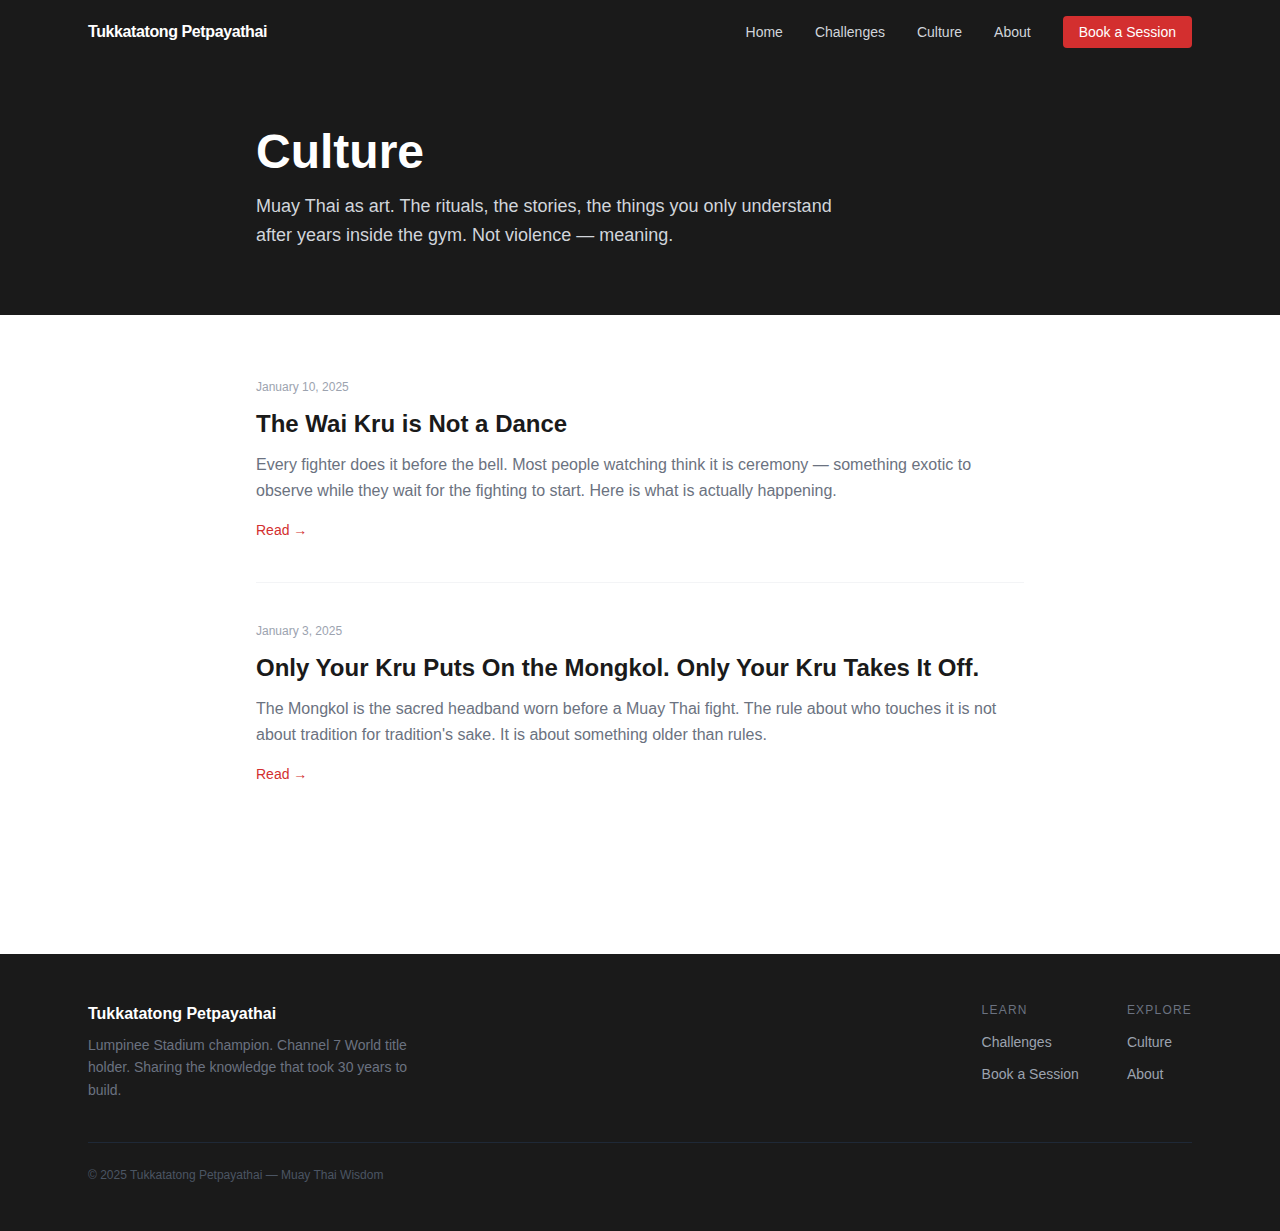
<file: culture.html>
<!DOCTYPE html><!--06JqdTDIgfr5ihXpBjy7y--><html lang="en"><head><meta charSet="utf-8"/><meta name="viewport" content="width=device-width, initial-scale=1"/><link rel="stylesheet" href="/_next/static/css/f6603406d35b9612.css" data-precedence="next"/><link rel="preload" as="script" fetchPriority="low" href="/_next/static/chunks/webpack-4a462cecab786e93.js"/><script src="/_next/static/chunks/4bd1b696-c023c6e3521b1417.js" async=""></script><script src="/_next/static/chunks/255-6b79f309a27fb98b.js" async=""></script><script src="/_next/static/chunks/main-app-361136c58d5abfd7.js" async=""></script><script src="/_next/static/chunks/619-ba102abea3e3d0e4.js" async=""></script><script src="/_next/static/chunks/app/culture/page-6cfbe6eec98bfcbd.js" async=""></script><title>Culture — Tukkatatong Petpayathai</title><meta name="description" content="Muay Thai as art — stories about the Wai Kru, the Mongkol, the stadiums, and what this art teaches you about being human."/><meta property="og:title" content="Culture — Tukkatatong Petpayathai"/><meta property="og:description" content="Muay Thai as art — stories about the Wai Kru, the Mongkol, the stadiums, and what this art teaches you about being human."/><meta property="og:site_name" content="Tukkatatong Petpayathai"/><meta property="og:type" content="website"/><meta name="twitter:card" content="summary"/><meta name="twitter:title" content="Culture — Tukkatatong Petpayathai"/><meta name="twitter:description" content="Muay Thai as art — stories about the Wai Kru, the Mongkol, the stadiums, and what this art teaches you about being human."/><script src="/_next/static/chunks/polyfills-42372ed130431b0a.js" noModule=""></script></head><body><div hidden=""><!--$--><!--/$--></div><header class="bg-brand-black sticky top-0 z-50"><nav class="max-w-6xl mx-auto px-6 h-16 flex items-center justify-between"><a class="text-white font-semibold text-base tracking-tight hover:text-gray-300 transition-colors" href="/">Tukkatatong Petpayathai</a><ul class="hidden md:flex items-center gap-8 list-none m-0 p-0"><li><a class="text-gray-300 hover:text-white transition-colors text-sm" href="/">Home</a></li><li><a class="text-gray-300 hover:text-white transition-colors text-sm" href="/challenges">Challenges</a></li><li><a class="text-gray-300 hover:text-white transition-colors text-sm" href="/culture">Culture</a></li><li><a class="text-gray-300 hover:text-white transition-colors text-sm" href="/about">About</a></li><li><a class="bg-brand-red text-white px-4 py-2 rounded text-sm font-medium hover:bg-brand-red-dark transition-colors" href="/book">Book a Session</a></li></ul><ul class="flex md:hidden items-center gap-4 list-none m-0 p-0 overflow-x-auto"><li class="shrink-0"><a class="text-gray-300 hover:text-white transition-colors text-xs" href="/">Home</a></li><li class="shrink-0"><a class="text-gray-300 hover:text-white transition-colors text-xs" href="/challenges">Challenges</a></li><li class="shrink-0"><a class="text-gray-300 hover:text-white transition-colors text-xs" href="/culture">Culture</a></li><li class="shrink-0"><a class="text-gray-300 hover:text-white transition-colors text-xs" href="/about">About</a></li><li class="shrink-0"><a class="bg-brand-red text-white px-3 py-1.5 rounded text-xs font-medium hover:bg-brand-red-dark transition-colors" href="/book">Book</a></li></ul></nav></header><main><section class="bg-brand-black text-white py-16 px-6"><div class="max-w-3xl mx-auto"><h1 class="text-4xl md:text-5xl font-bold mb-4">Culture</h1><p class="text-gray-300 text-lg leading-relaxed max-w-xl">Muay Thai as art. The rituals, the stories, the things you only understand after years inside the gym. Not violence — meaning.</p></div></section><section class="py-16 px-6"><div class="max-w-3xl mx-auto"><div class="divide-y divide-gray-100"><a class="block group py-10 first:pt-0" href="/culture/wai-kru"><p class="text-xs text-gray-400 mb-3">January 10, 2025</p><h2 class="text-2xl font-bold text-brand-black mb-3 group-hover:text-brand-red transition-colors leading-snug">The Wai Kru is Not a Dance</h2><p class="text-gray-500 leading-relaxed line-clamp-3">Every fighter does it before the bell. Most people watching think it is ceremony — something exotic to observe while they wait for the fighting to start. Here is what is actually happening.</p><span class="inline-block text-brand-red text-sm font-medium mt-4">Read →</span></a><a class="block group py-10 first:pt-0" href="/culture/mongkol"><p class="text-xs text-gray-400 mb-3">January 3, 2025</p><h2 class="text-2xl font-bold text-brand-black mb-3 group-hover:text-brand-red transition-colors leading-snug">Only Your Kru Puts On the Mongkol. Only Your Kru Takes It Off.</h2><p class="text-gray-500 leading-relaxed line-clamp-3">The Mongkol is the sacred headband worn before a Muay Thai fight. The rule about who touches it is not about tradition for tradition&#x27;s sake. It is about something older than rules.</p><span class="inline-block text-brand-red text-sm font-medium mt-4">Read →</span></a></div></div></section></main><!--$--><!--/$--><footer class="bg-brand-black text-gray-400 py-12 mt-16"><div class="max-w-6xl mx-auto px-6"><div class="flex flex-col md:flex-row justify-between items-start gap-8"><div><p class="text-white font-semibold mb-2">Tukkatatong Petpayathai</p><p class="text-sm text-gray-500 max-w-xs leading-relaxed">Lumpinee Stadium champion. Channel 7 World title holder. Sharing the knowledge that took 30 years to build.</p></div><nav class="flex gap-12"><div><p class="text-xs text-gray-500 uppercase tracking-widest mb-3">Learn</p><ul class="space-y-2 list-none p-0 m-0"><li><a class="text-sm text-gray-400 hover:text-white transition-colors" href="/challenges">Challenges</a></li><li><a class="text-sm text-gray-400 hover:text-white transition-colors" href="/book">Book a Session</a></li></ul></div><div><p class="text-xs text-gray-500 uppercase tracking-widest mb-3">Explore</p><ul class="space-y-2 list-none p-0 m-0"><li><a class="text-sm text-gray-400 hover:text-white transition-colors" href="/culture">Culture</a></li><li><a class="text-sm text-gray-400 hover:text-white transition-colors" href="/about">About</a></li></ul></div></nav></div><div class="border-t border-gray-800 mt-10 pt-6 text-xs text-gray-600">© 2025 Tukkatatong Petpayathai — Muay Thai Wisdom</div></div></footer><script src="/_next/static/chunks/webpack-4a462cecab786e93.js" id="_R_" async=""></script><script>(self.__next_f=self.__next_f||[]).push([0])</script><script>self.__next_f.push([1,"1:\"$Sreact.fragment\"\n2:I[2619,[\"619\",\"static/chunks/619-ba102abea3e3d0e4.js\",\"975\",\"static/chunks/app/culture/page-6cfbe6eec98bfcbd.js\"],\"\"]\n3:I[9766,[],\"\"]\n4:I[8924,[],\"\"]\nb:I[7150,[],\"\"]\n:HL[\"/_next/static/css/f6603406d35b9612.css\",\"style\"]\n"])</script><script>self.__next_f.push([1,"0:{\"P\":null,\"b\":\"06JqdTDIgfr5ihXpBjy7y\",\"p\":\"\",\"c\":[\"\",\"culture\"],\"i\":false,\"f\":[[[\"\",{\"children\":[\"culture\",{\"children\":[\"__PAGE__\",{}]}]},\"$undefined\",\"$undefined\",true],[\"\",[\"$\",\"$1\",\"c\",{\"children\":[[[\"$\",\"link\",\"0\",{\"rel\":\"stylesheet\",\"href\":\"/_next/static/css/f6603406d35b9612.css\",\"precedence\":\"next\",\"crossOrigin\":\"$undefined\",\"nonce\":\"$undefined\"}]],[\"$\",\"html\",null,{\"lang\":\"en\",\"children\":[\"$\",\"body\",null,{\"children\":[[\"$\",\"header\",null,{\"className\":\"bg-brand-black sticky top-0 z-50\",\"children\":[\"$\",\"nav\",null,{\"className\":\"max-w-6xl mx-auto px-6 h-16 flex items-center justify-between\",\"children\":[[\"$\",\"$L2\",null,{\"href\":\"/\",\"className\":\"text-white font-semibold text-base tracking-tight hover:text-gray-300 transition-colors\",\"children\":\"Tukkatatong Petpayathai\"}],[\"$\",\"ul\",null,{\"className\":\"hidden md:flex items-center gap-8 list-none m-0 p-0\",\"children\":[[[\"$\",\"li\",\"/\",{\"children\":[\"$\",\"$L2\",null,{\"href\":\"/\",\"className\":\"text-gray-300 hover:text-white transition-colors text-sm\",\"children\":\"Home\"}]}],[\"$\",\"li\",\"/challenges\",{\"children\":[\"$\",\"$L2\",null,{\"href\":\"/challenges\",\"className\":\"text-gray-300 hover:text-white transition-colors text-sm\",\"children\":\"Challenges\"}]}],[\"$\",\"li\",\"/culture\",{\"children\":[\"$\",\"$L2\",null,{\"href\":\"/culture\",\"className\":\"text-gray-300 hover:text-white transition-colors text-sm\",\"children\":\"Culture\"}]}],[\"$\",\"li\",\"/about\",{\"children\":[\"$\",\"$L2\",null,{\"href\":\"/about\",\"className\":\"text-gray-300 hover:text-white transition-colors text-sm\",\"children\":\"About\"}]}]],[\"$\",\"li\",null,{\"children\":[\"$\",\"$L2\",null,{\"href\":\"/book\",\"className\":\"bg-brand-red text-white px-4 py-2 rounded text-sm font-medium hover:bg-brand-red-dark transition-colors\",\"children\":\"Book a Session\"}]}]]}],[\"$\",\"ul\",null,{\"className\":\"flex md:hidden items-center gap-4 list-none m-0 p-0 overflow-x-auto\",\"children\":[[[\"$\",\"li\",\"/\",{\"className\":\"shrink-0\",\"children\":[\"$\",\"$L2\",null,{\"href\":\"/\",\"className\":\"text-gray-300 hover:text-white transition-colors text-xs\",\"children\":\"Home\"}]}],[\"$\",\"li\",\"/challenges\",{\"className\":\"shrink-0\",\"children\":[\"$\",\"$L2\",null,{\"href\":\"/challenges\",\"className\":\"text-gray-300 hover:text-white transition-colors text-xs\",\"children\":\"Challenges\"}]}],[\"$\",\"li\",\"/culture\",{\"className\":\"shrink-0\",\"children\":[\"$\",\"$L2\",null,{\"href\":\"/culture\",\"className\":\"text-gray-300 hover:text-white transition-colors text-xs\",\"children\":\"Culture\"}]}],[\"$\",\"li\",\"/about\",{\"className\":\"shrink-0\",\"children\":[\"$\",\"$L2\",null,{\"href\":\"/about\",\"className\":\"text-gray-300 hover:text-white transition-colors text-xs\",\"children\":\"About\"}]}]],[\"$\",\"li\",null,{\"className\":\"shrink-0\",\"children\":[\"$\",\"$L2\",null,{\"href\":\"/book\",\"className\":\"bg-brand-red text-white px-3 py-1.5 rounded text-xs font-medium hover:bg-brand-red-dark transition-colors\",\"children\":\"Book\"}]}]]}]]}]}],[\"$\",\"$L3\",null,{\"parallelRouterKey\":\"children\",\"error\":\"$undefined\",\"errorStyles\":\"$undefined\",\"errorScripts\":\"$undefined\",\"template\":[\"$\",\"$L4\",null,{}],\"templateStyles\":\"$undefined\",\"templateScripts\":\"$undefined\",\"notFound\":[[[\"$\",\"title\",null,{\"children\":\"404: This page could not be found.\"}],[\"$\",\"div\",null,{\"style\":{\"fontFamily\":\"system-ui,\\\"Segoe UI\\\",Roboto,Helvetica,Arial,sans-serif,\\\"Apple Color Emoji\\\",\\\"Segoe UI Emoji\\\"\",\"height\":\"100vh\",\"textAlign\":\"center\",\"display\":\"flex\",\"flexDirection\":\"column\",\"alignItems\":\"center\",\"justifyContent\":\"center\"},\"children\":[\"$\",\"div\",null,{\"children\":[[\"$\",\"style\",null,{\"dangerouslySetInnerHTML\":{\"__html\":\"body{color:#000;background:#fff;margin:0}.next-error-h1{border-right:1px solid rgba(0,0,0,.3)}@media (prefers-color-scheme:dark){body{color:#fff;background:#000}.next-error-h1{border-right:1px solid rgba(255,255,255,.3)}}\"}}],[\"$\",\"h1\",null,{\"className\":\"next-error-h1\",\"style\":{\"display\":\"inline-block\",\"margin\":\"0 20px 0 0\",\"padding\":\"0 23px 0 0\",\"fontSize\":24,\"fontWeight\":500,\"verticalAlign\":\"top\",\"lineHeight\":\"49px\"},\"children\":404}],[\"$\",\"div\",null,{\"style\":{\"display\":\"inline-block\"},\"children\":[\"$\",\"h2\",null,{\"style\":{\"fontSize\":14,\"fontWeight\":400,\"lineHeight\":\"49px\",\"margin\":0},\"children\":\"This page could not be found.\"}]}]]}]}]],[]],\"forbidden\":\"$undefined\",\"unauthorized\":\"$undefined\"}],[\"$\",\"footer\",null,{\"className\":\"bg-brand-black text-gray-400 py-12 mt-16\",\"children\":[\"$\",\"div\",null,{\"className\":\"max-w-6xl mx-auto px-6\",\"children\":[[\"$\",\"div\",null,{\"className\":\"flex flex-col md:flex-row justify-between items-start gap-8\",\"children\":[[\"$\",\"div\",null,{\"children\":[[\"$\",\"p\",null,{\"className\":\"text-white font-semibold mb-2\",\"children\":\"Tukkatatong Petpayathai\"}],\"$L5\"]}],\"$L6\"]}],\"$L7\"]}]}]]}]}]]}],{\"children\":[\"culture\",\"$L8\",{\"children\":[\"__PAGE__\",\"$L9\",{},null,false]},null,false]},null,false],\"$La\",false]],\"m\":\"$undefined\",\"G\":[\"$b\",[]],\"s\":false,\"S\":true}\n"])</script><script>self.__next_f.push([1,"d:I[4431,[],\"OutletBoundary\"]\nf:I[5278,[],\"AsyncMetadataOutlet\"]\n11:I[4431,[],\"ViewportBoundary\"]\n13:I[4431,[],\"MetadataBoundary\"]\n14:\"$Sreact.suspense\"\n5:[\"$\",\"p\",null,{\"className\":\"text-sm text-gray-500 max-w-xs leading-relaxed\",\"children\":\"Lumpinee Stadium champion. Channel 7 World title holder. Sharing the knowledge that took 30 years to build.\"}]\n"])</script><script>self.__next_f.push([1,"6:[\"$\",\"nav\",null,{\"className\":\"flex gap-12\",\"children\":[[\"$\",\"div\",null,{\"children\":[[\"$\",\"p\",null,{\"className\":\"text-xs text-gray-500 uppercase tracking-widest mb-3\",\"children\":\"Learn\"}],[\"$\",\"ul\",null,{\"className\":\"space-y-2 list-none p-0 m-0\",\"children\":[[\"$\",\"li\",null,{\"children\":[\"$\",\"$L2\",null,{\"href\":\"/challenges\",\"className\":\"text-sm text-gray-400 hover:text-white transition-colors\",\"children\":\"Challenges\"}]}],[\"$\",\"li\",null,{\"children\":[\"$\",\"$L2\",null,{\"href\":\"/book\",\"className\":\"text-sm text-gray-400 hover:text-white transition-colors\",\"children\":\"Book a Session\"}]}]]}]]}],[\"$\",\"div\",null,{\"children\":[[\"$\",\"p\",null,{\"className\":\"text-xs text-gray-500 uppercase tracking-widest mb-3\",\"children\":\"Explore\"}],[\"$\",\"ul\",null,{\"className\":\"space-y-2 list-none p-0 m-0\",\"children\":[[\"$\",\"li\",null,{\"children\":[\"$\",\"$L2\",null,{\"href\":\"/culture\",\"className\":\"text-sm text-gray-400 hover:text-white transition-colors\",\"children\":\"Culture\"}]}],[\"$\",\"li\",null,{\"children\":[\"$\",\"$L2\",null,{\"href\":\"/about\",\"className\":\"text-sm text-gray-400 hover:text-white transition-colors\",\"children\":\"About\"}]}]]}]]}]]}]\n"])</script><script>self.__next_f.push([1,"7:[\"$\",\"div\",null,{\"className\":\"border-t border-gray-800 mt-10 pt-6 text-xs text-gray-600\",\"children\":\"© 2025 Tukkatatong Petpayathai — Muay Thai Wisdom\"}]\n8:[\"$\",\"$1\",\"c\",{\"children\":[null,[\"$\",\"$L3\",null,{\"parallelRouterKey\":\"children\",\"error\":\"$undefined\",\"errorStyles\":\"$undefined\",\"errorScripts\":\"$undefined\",\"template\":[\"$\",\"$L4\",null,{}],\"templateStyles\":\"$undefined\",\"templateScripts\":\"$undefined\",\"notFound\":\"$undefined\",\"forbidden\":\"$undefined\",\"unauthorized\":\"$undefined\"}]]}]\n9:[\"$\",\"$1\",\"c\",{\"children\":[\"$Lc\",null,[\"$\",\"$Ld\",null,{\"children\":[\"$Le\",[\"$\",\"$Lf\",null,{\"promise\":\"$@10\"}]]}]]}]\na:[\"$\",\"$1\",\"h\",{\"children\":[null,[[\"$\",\"$L11\",null,{\"children\":\"$L12\"}],null],[\"$\",\"$L13\",null,{\"children\":[\"$\",\"div\",null,{\"hidden\":true,\"children\":[\"$\",\"$14\",null,{\"fallback\":null,\"children\":\"$L15\"}]}]}]]}]\n"])</script><script>self.__next_f.push([1,"c:[\"$\",\"main\",null,{\"children\":[[\"$\",\"section\",null,{\"className\":\"bg-brand-black text-white py-16 px-6\",\"children\":[\"$\",\"div\",null,{\"className\":\"max-w-3xl mx-auto\",\"children\":[[\"$\",\"h1\",null,{\"className\":\"text-4xl md:text-5xl font-bold mb-4\",\"children\":\"Culture\"}],[\"$\",\"p\",null,{\"className\":\"text-gray-300 text-lg leading-relaxed max-w-xl\",\"children\":\"Muay Thai as art. The rituals, the stories, the things you only understand after years inside the gym. Not violence — meaning.\"}]]}]}],[\"$\",\"section\",null,{\"className\":\"py-16 px-6\",\"children\":[\"$\",\"div\",null,{\"className\":\"max-w-3xl mx-auto\",\"children\":[\"$\",\"div\",null,{\"className\":\"divide-y divide-gray-100\",\"children\":[[\"$\",\"$L2\",\"wai-kru\",{\"href\":\"/culture/wai-kru\",\"className\":\"block group py-10 first:pt-0\",\"children\":[[\"$\",\"p\",null,{\"className\":\"text-xs text-gray-400 mb-3\",\"children\":\"January 10, 2025\"}],[\"$\",\"h2\",null,{\"className\":\"text-2xl font-bold text-brand-black mb-3 group-hover:text-brand-red transition-colors leading-snug\",\"children\":\"The Wai Kru is Not a Dance\"}],[\"$\",\"p\",null,{\"className\":\"text-gray-500 leading-relaxed line-clamp-3\",\"children\":\"Every fighter does it before the bell. Most people watching think it is ceremony — something exotic to observe while they wait for the fighting to start. Here is what is actually happening.\"}],[\"$\",\"span\",null,{\"className\":\"inline-block text-brand-red text-sm font-medium mt-4\",\"children\":\"Read →\"}]]}],[\"$\",\"$L2\",\"mongkol\",{\"href\":\"/culture/mongkol\",\"className\":\"block group py-10 first:pt-0\",\"children\":[[\"$\",\"p\",null,{\"className\":\"text-xs text-gray-400 mb-3\",\"children\":\"January 3, 2025\"}],[\"$\",\"h2\",null,{\"className\":\"text-2xl font-bold text-brand-black mb-3 group-hover:text-brand-red transition-colors leading-snug\",\"children\":\"Only Your Kru Puts On the Mongkol. Only Your Kru Takes It Off.\"}],[\"$\",\"p\",null,{\"className\":\"text-gray-500 leading-relaxed line-clamp-3\",\"children\":\"The Mongkol is the sacred headband worn before a Muay Thai fight. The rule about who touches it is not about tradition for tradition's sake. It is about something older than rules.\"}],[\"$\",\"span\",null,{\"className\":\"inline-block text-brand-red text-sm font-medium mt-4\",\"children\":\"Read →\"}]]}]]}]}]}]]}]\n"])</script><script>self.__next_f.push([1,"12:[[\"$\",\"meta\",\"0\",{\"charSet\":\"utf-8\"}],[\"$\",\"meta\",\"1\",{\"name\":\"viewport\",\"content\":\"width=device-width, initial-scale=1\"}]]\ne:null\n"])</script><script>self.__next_f.push([1,"10:{\"metadata\":[[\"$\",\"title\",\"0\",{\"children\":\"Culture — Tukkatatong Petpayathai\"}],[\"$\",\"meta\",\"1\",{\"name\":\"description\",\"content\":\"Muay Thai as art — stories about the Wai Kru, the Mongkol, the stadiums, and what this art teaches you about being human.\"}],[\"$\",\"meta\",\"2\",{\"property\":\"og:title\",\"content\":\"Culture — Tukkatatong Petpayathai\"}],[\"$\",\"meta\",\"3\",{\"property\":\"og:description\",\"content\":\"Muay Thai as art — stories about the Wai Kru, the Mongkol, the stadiums, and what this art teaches you about being human.\"}],[\"$\",\"meta\",\"4\",{\"property\":\"og:site_name\",\"content\":\"Tukkatatong Petpayathai\"}],[\"$\",\"meta\",\"5\",{\"property\":\"og:type\",\"content\":\"website\"}],[\"$\",\"meta\",\"6\",{\"name\":\"twitter:card\",\"content\":\"summary\"}],[\"$\",\"meta\",\"7\",{\"name\":\"twitter:title\",\"content\":\"Culture — Tukkatatong Petpayathai\"}],[\"$\",\"meta\",\"8\",{\"name\":\"twitter:description\",\"content\":\"Muay Thai as art — stories about the Wai Kru, the Mongkol, the stadiums, and what this art teaches you about being human.\"}]],\"error\":null,\"digest\":\"$undefined\"}\n"])</script><script>self.__next_f.push([1,"15:\"$10:metadata\"\n"])</script></body></html>
</file>
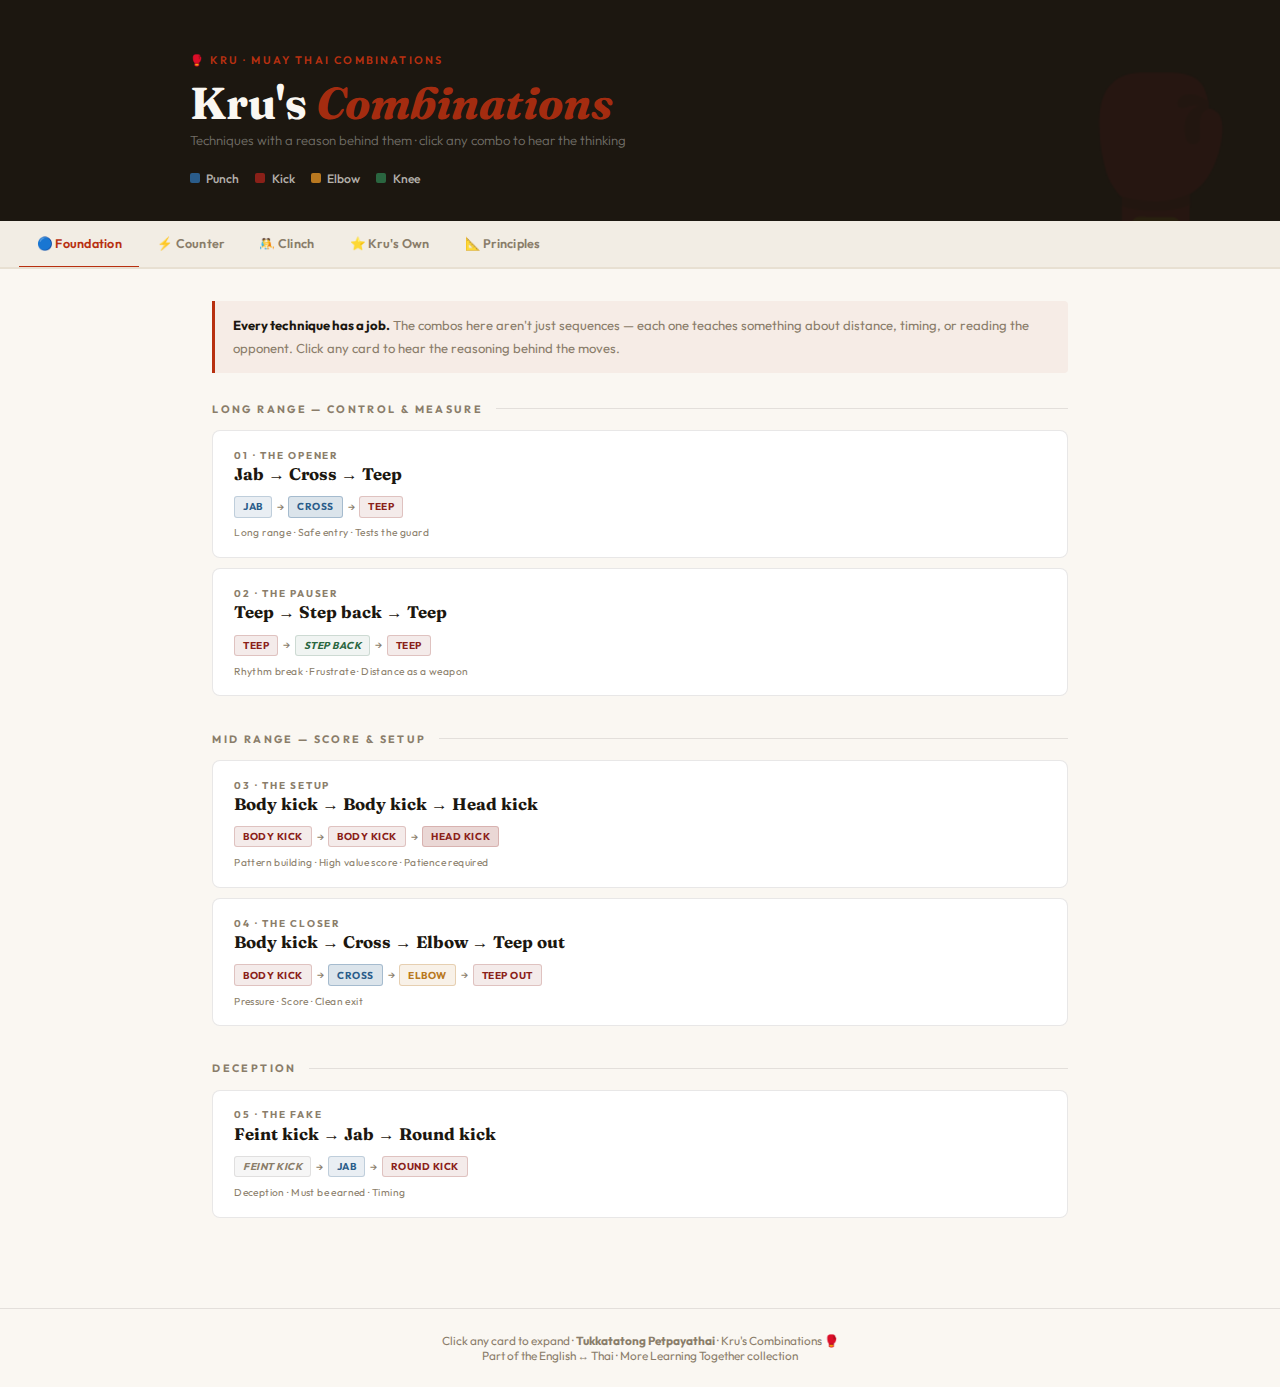
<file: kru-combinations.html>
<!DOCTYPE html>
<html lang="en">
<head>
<meta charset="UTF-8">
<meta name="viewport" content="width=device-width, initial-scale=1.0">
<title>Kru's Combinations · Muay Thai</title>
<link href="https://fonts.googleapis.com/css2?family=Noto+Sans+Thai:wght@300;400;600;700&family=Fraunces:ital,wght@0,700;0,900;1,400&family=Outfit:wght@300;400;500;600&display=swap" rel="stylesheet">
<style>
  :root {
    --bg: #faf7f2;
    --bg2: #f2ede4;
    --bg3: #e8e0d2;
    --ink: #1c1710;
    --muted: #8a7d6a;
    --border: rgba(28,23,16,0.1);
    --situation: #2a5c8a;
    --kru: #8a2018;
    --coaching: #2a6640;
    --gold: #b87820;
    --accent: #b83010;
    --accent2: #7a4010;
  }

  * { box-sizing: border-box; margin: 0; padding: 0; }
  body { background: var(--bg); color: var(--ink); font-family: 'Outfit', sans-serif; min-height: 100vh; }

  header { background: var(--ink); padding: 3rem 2rem 2.2rem; position: relative; overflow: hidden; }
  header::before { content: '🥊'; position: absolute; right: 1.5rem; bottom: -1rem; font-size: 10rem; opacity: 0.05; line-height: 1; pointer-events: none; }
  .h-inner { max-width: 900px; margin: 0 auto; }
  .vol-tag { display: inline-flex; align-items: center; gap: 0.5rem; font-size: 0.68rem; font-weight: 600; letter-spacing: 0.2em; text-transform: uppercase; color: var(--accent); margin-bottom: 0.7rem; }
  h1 { font-family: 'Fraunces', serif; font-size: clamp(1.6rem, 4.5vw, 2.8rem); font-weight: 700; line-height: 1.1; color: #faf7f2; margin-bottom: 0.3rem; }
  h1 i { font-style: italic; color: rgba(184,48,16,0.9); }
  .sub { font-size: 0.82rem; color: rgba(250,247,242,0.4); font-weight: 300; margin-bottom: 1.4rem; }
  .legend { display: flex; gap: 1rem; flex-wrap: wrap; }
  .leg { display: flex; align-items: center; gap: 0.4rem; font-size: 0.76rem; font-weight: 500; }
  .lsq { width: 10px; height: 10px; border-radius: 2px; }
  .ls { background: var(--situation); } .lk { background: var(--kru); } .lg { background: var(--gold); } .lc { background: var(--coaching); }
  .leg-txt { color: rgba(250,247,242,0.7); }

  .tabs { display: flex; overflow-x: auto; background: var(--bg2); border-bottom: 2px solid var(--bg3); padding: 0 1.2rem; scrollbar-width: thin; scrollbar-color: var(--accent) transparent; -webkit-overflow-scrolling: touch; }
  .tab { padding: 0.9rem 1.1rem; font-size: 0.79rem; font-weight: 600; color: var(--muted); cursor: pointer; white-space: nowrap; border-bottom: 3px solid transparent; margin-bottom: -2px; transition: all 0.15s; letter-spacing: 0.02em; background: none; border-top: none; border-left: none; border-right: none; font-family: 'Outfit', sans-serif; }
  .tab:hover { color: var(--ink); }
  .tab.active { color: var(--accent); border-bottom-color: var(--accent); }

  .content { max-width: 900px; margin: 0 auto; padding: 2rem 1.4rem 5rem; }
  .section { display: none; } .section.active { display: block; }

  .intro { font-size: 0.82rem; line-height: 1.72; color: var(--muted); padding: 0.85rem 1.1rem; margin-bottom: 1.8rem; border-left: 3px solid var(--accent); background: rgba(184,48,16,0.05); border-radius: 0 4px 4px 0; }
  .intro strong { color: var(--ink); }
  .intro em { color: var(--kru); font-style: italic; }

  .grp { font-size: 0.67rem; font-weight: 700; letter-spacing: 0.22em; text-transform: uppercase; color: var(--muted); margin: 2.2rem 0 0.9rem; display: flex; align-items: center; gap: 0.8rem; }
  .grp::after { content: ''; flex: 1; height: 1px; background: var(--border); }
  .grp:first-of-type { margin-top: 0; }

  /* ── COMBO CARD ── */
  .card { background: white; border: 1px solid var(--border); border-radius: 8px; padding: 1.1rem 1.3rem; margin-bottom: 0.65rem; cursor: pointer; transition: all 0.18s; position: relative; }
  .card:hover { border-color: rgba(184,48,16,0.3); box-shadow: 0 3px 14px rgba(0,0,0,0.07); transform: translateY(-1px); }
  .card.on { border-color: var(--accent); box-shadow: 0 0 0 1px rgba(184,48,16,0.15); background: #fffcfa; }
  .card.sig { border-color: rgba(184,120,32,0.28); }
  .card.sig:hover { border-color: rgba(184,120,32,0.55); }
  .card.sig.on { border-color: var(--gold); box-shadow: 0 0 0 1px rgba(184,120,32,0.18); }

  .cnum { font-size: 0.62rem; font-weight: 700; letter-spacing: 0.18em; text-transform: uppercase; color: var(--muted); margin-bottom: 0.15rem; }
  .card.sig .cnum { color: var(--gold); }
  .cname { font-family: 'Fraunces', serif; font-size: 1.05rem; font-weight: 700; color: var(--ink); margin-bottom: 0.7rem; line-height: 1.25; }

  /* ── STRIKE SEQUENCE ── */
  .seq { display: flex; align-items: center; flex-wrap: wrap; gap: 0.3rem; margin-bottom: 0.55rem; }
  .arr { font-size: 0.68rem; color: var(--muted); }
  .s { font-size: 0.63rem; font-weight: 700; letter-spacing: 0.05em; text-transform: uppercase; padding: 0.2rem 0.5rem; border-radius: 3px; white-space: nowrap; }
  .s.jab   { background: rgba(42,92,138,0.1);  color: var(--situation); border: 1px solid rgba(42,92,138,0.22); }
  .s.cross { background: rgba(42,92,138,0.17); color: var(--situation); border: 1px solid rgba(42,92,138,0.3); }
  .s.hook  { background: rgba(42,92,138,0.12); color: var(--situation); border: 1px solid rgba(42,92,138,0.25); }
  .s.kick  { background: rgba(138,32,24,0.09); color: var(--kru);       border: 1px solid rgba(138,32,24,0.2); }
  .s.kick.h{ background: rgba(138,32,24,0.18); }
  .s.elbow { background: rgba(184,120,32,0.1); color: var(--gold);      border: 1px solid rgba(184,120,32,0.28); }
  .s.knee  { background: rgba(42,102,64,0.1);  color: var(--coaching);  border: 1px solid rgba(42,102,64,0.24); }
  .s.block { background: rgba(28,23,16,0.05);  color: var(--muted);     border: 1px solid var(--border); }
  .s.catch { background: rgba(28,23,16,0.07);  color: var(--muted);     border: 1px solid var(--border); }
  .s.feint { background: rgba(28,23,16,0.04);  color: var(--muted);     border: 1px solid var(--border); font-style: italic; }
  .s.move  { background: rgba(42,102,64,0.07); color: var(--coaching);  border: 1px solid rgba(42,102,64,0.18); font-style: italic; }
  .s.turn  { background: rgba(122,64,16,0.1);  color: var(--accent2);   border: 1px solid rgba(122,64,16,0.22); }

  .ctag { font-size: 0.64rem; color: var(--muted); letter-spacing: 0.04em; }

  /* ── EXPAND ── */
  .expand { max-height: 0; overflow: hidden; transition: max-height 0.38s ease; }
  .card.on .expand { max-height: 600px; }

  .expand-inner { padding-top: 0.8rem; border-top: 1px dashed var(--border); margin-top: 0.65rem; display: flex; flex-direction: column; gap: 0.38rem; }

  .bq { align-self: flex-start; max-width: 88%; background: var(--bg2); border: 1px solid var(--border); border-radius: 0 8px 8px 8px; padding: 0.48rem 0.75rem; }
  .bq-lbl { font-size: 0.56rem; font-weight: 700; letter-spacing: 0.14em; text-transform: uppercase; color: var(--situation); margin-bottom: 0.1rem; }
  .bq-txt { font-size: 0.85rem; color: var(--situation); font-style: italic; line-height: 1.4; }

  .ba { align-self: flex-end; max-width: 88%; background: var(--ink); border-radius: 8px 0 8px 8px; padding: 0.48rem 0.75rem; }
  .ba-lbl { font-size: 0.56rem; font-weight: 700; letter-spacing: 0.14em; text-transform: uppercase; color: rgba(250,247,242,0.32); margin-bottom: 0.1rem; }
  .ba-txt { font-family: 'Fraunces', serif; font-size: 0.95rem; color: #faf7f2; font-style: italic; line-height: 1.4; }

  .note { font-size: 0.75rem; color: var(--muted); line-height: 1.58; border-left: 2px solid var(--coaching); padding: 0.32rem 0.62rem; margin-top: 0.08rem; }
  .note b { color: var(--ink); }
  .note .ke { color: var(--accent); font-weight: 600; }
  .note .kc { color: var(--coaching); font-weight: 600; }

  /* hbox */
  .hbox { background: rgba(122,64,16,0.07); border: 1px solid rgba(122,64,16,0.2); border-radius: 8px; padding: 1rem 1.2rem; margin-bottom: 0.7rem; }
  .hbox-label { font-size: 0.66rem; font-weight: 700; letter-spacing: 0.16em; text-transform: uppercase; color: var(--accent2); margin-bottom: 0.55rem; }
  .hbox p { font-size: 0.82rem; color: var(--muted); line-height: 1.65; }
  .hbox p b { color: var(--ink); }
  .hbox .kru-q { font-family: 'Fraunces', serif; font-size: 1rem; color: var(--kru); font-style: italic; line-height: 1.5; }

  /* table */
  .tw { overflow-x: auto; margin-bottom: 0.7rem; }
  table { width: 100%; border-collapse: collapse; background: white; border: 1px solid var(--border); border-radius: 8px; overflow: hidden; font-size: 0.85rem; }
  thead tr { background: var(--ink); }
  thead th { padding: 0.6rem 1rem; text-align: left; font-size: 0.65rem; font-weight: 700; letter-spacing: 0.16em; text-transform: uppercase; color: rgba(250,247,242,0.7); }
  tbody tr { border-bottom: 1px solid var(--border); } tbody tr:last-child { border-bottom: none; } tbody tr:hover { background: var(--bg); }
  td { padding: 0.65rem 1rem; vertical-align: top; line-height: 1.5; }
  .tp { color: var(--situation); font-style: italic; font-size: 0.83rem; }
  .tk { font-family: 'Fraunces', serif; color: var(--kru); font-style: italic; font-size: 0.93rem; }
  .tn { color: var(--muted); font-size: 0.75rem; }

  footer { text-align: center; padding: 1.5rem; font-size: 0.74rem; color: var(--muted); border-top: 1px solid var(--border); }
  @media (max-width: 560px) { header::before { display: none; } .bq, .ba { max-width: 95%; } }
</style>
</head>
<body>

<header>
  <div class="h-inner">
    <div class="vol-tag">🥊 Kru · Muay Thai Combinations</div>
    <h1>Kru's <i>Combinations</i></h1>
    <p class="sub">Techniques with a reason behind them · click any combo to hear the thinking</p>
    <div class="legend">
      <div class="leg"><div class="lsq ls"></div><span class="leg-txt">Punch</span></div>
      <div class="leg"><div class="lsq lk"></div><span class="leg-txt">Kick</span></div>
      <div class="leg"><div class="lsq lg"></div><span class="leg-txt">Elbow</span></div>
      <div class="leg"><div class="lsq lc"></div><span class="leg-txt">Knee</span></div>
    </div>
  </div>
</header>

<nav class="tabs">
  <button class="tab active" onclick="sw('foundation')">🔵 Foundation</button>
  <button class="tab" onclick="sw('counter')">⚡ Counter</button>
  <button class="tab" onclick="sw('clinch')">🤼 Clinch</button>
  <button class="tab" onclick="sw('signature')">⭐ Kru's Own</button>
  <button class="tab" onclick="sw('principles')">📐 Principles</button>
</nav>

<div class="content">

  <!-- ── FOUNDATION ── -->
  <div id="foundation" class="section active">
    <p class="intro"><strong>Every technique has a job.</strong> The combos here aren't just sequences — each one teaches something about distance, timing, or reading the opponent. Click any card to hear the reasoning behind the moves.</p>

    <div class="grp">Long Range — Control &amp; Measure</div>

    <div class="card" onclick="this.classList.toggle('on')">
      <div class="cnum">01 · The Opener</div>
      <div class="cname">Jab → Cross → Teep</div>
      <div class="seq"><span class="s jab">Jab</span><div class="arr">→</div><span class="s cross">Cross</span><div class="arr">→</div><span class="s kick">Teep</span></div>
      <div class="ctag">Long range · Safe entry · Tests the guard</div>
      <div class="expand"><div class="expand-inner">
        <div class="bq"><div class="bq-lbl">Question</div><div class="bq-txt">"Why jab-cross-teep instead of going straight to the body kick?"</div></div>
        <div class="ba"><div class="ba-lbl">Kru</div><div class="ba-txt">"The jab-cross isn't the attack. It's the question. The teep is the answer."</div></div>
        <div class="note">The jab-cross checks if their hands come up. If they do — the teep finds the body open. If they don't — the cross scores. The teep resets distance: <i>don't come in.</i> <b>Nothing here is decoration. Every move has a purpose.</b></div>
      </div></div>
    </div>

    <div class="card" onclick="this.classList.toggle('on')">
      <div class="cnum">02 · The Pauser</div>
      <div class="cname">Teep → Step back → Teep</div>
      <div class="seq"><span class="s kick">Teep</span><div class="arr">→</div><span class="s move">Step back</span><div class="arr">→</div><span class="s kick">Teep</span></div>
      <div class="ctag">Rhythm break · Frustrate · Distance as a weapon</div>
      <div class="expand"><div class="expand-inner">
        <div class="bq"><div class="bq-lbl">Question</div><div class="bq-txt">"What's the point of teeping and stepping back — am I just running?"</div></div>
        <div class="ba"><div class="ba-lbl">Kru</div><div class="ba-txt">"You're not running. You're changing the beat. The second teep lands when they think you've given them space."</div></div>
        <div class="note">Fighters get into rhythms. They start to time you. The step back breaks the expectation — they think you're retreating, they start to step in, and the second teep meets them halfway. <b>This is how you use distance as a weapon, not just safety.</b></div>
      </div></div>
    </div>

    <div class="grp">Mid Range — Score &amp; Setup</div>

    <div class="card" onclick="this.classList.toggle('on')">
      <div class="cnum">03 · The Setup</div>
      <div class="cname">Body kick → Body kick → Head kick</div>
      <div class="seq"><span class="s kick">Body kick</span><div class="arr">→</div><span class="s kick">Body kick</span><div class="arr">→</div><span class="s kick h">Head kick</span></div>
      <div class="ctag">Pattern building · High value score · Patience required</div>
      <div class="expand"><div class="expand-inner">
        <div class="bq"><div class="bq-lbl">Question</div><div class="bq-txt">"Why repeat the body kick before going to the head? Why not go for the head kick straight away?"</div></div>
        <div class="ba"><div class="ba-lbl">Kru</div><div class="ba-txt">"You're not throwing the same kick three times. You're training their arms to come down."</div></div>
        <div class="note">Two body kicks make the guard drift low — the arms get used to protecting the ribs. The third kick goes where the guard no longer is. <b>The first two aren't scoring techniques. They're coaching the opponent to make a mistake.</b></div>
      </div></div>
    </div>

    <div class="card" onclick="this.classList.toggle('on')">
      <div class="cnum">04 · The Closer</div>
      <div class="cname">Body kick → Cross → Elbow → Teep out</div>
      <div class="seq"><span class="s kick">Body kick</span><div class="arr">→</div><span class="s cross">Cross</span><div class="arr">→</div><span class="s elbow">Elbow</span><div class="arr">→</div><span class="s kick">Teep out</span></div>
      <div class="ctag">Pressure · Score · Clean exit</div>
      <div class="expand"><div class="expand-inner">
        <div class="bq"><div class="bq-lbl">Question</div><div class="bq-txt">"What's the teep doing at the end of an attack? Isn't that the moment to keep going?"</div></div>
        <div class="ba"><div class="ba-lbl">Kru</div><div class="ba-txt">"You scored. Now you leave. The teep is the full stop at the end of the sentence."</div></div>
        <div class="note">The teep resets distance, kills their momentum, and returns you to safety. <b>Score — then make them come to you again. This is how you win rounds, not just exchanges.</b></div>
      </div></div>
    </div>

    <div class="grp">Deception</div>

    <div class="card" onclick="this.classList.toggle('on')">
      <div class="cnum">05 · The Fake</div>
      <div class="cname">Feint kick → Jab → Round kick</div>
      <div class="seq"><span class="s feint">Feint kick</span><div class="arr">→</div><span class="s jab">Jab</span><div class="arr">→</div><span class="s kick">Round kick</span></div>
      <div class="ctag">Deception · Must be earned · Timing</div>
      <div class="expand"><div class="expand-inner">
        <div class="bq"><div class="bq-lbl">Question</div><div class="bq-txt">"Faking always feels obvious when I do it. When does it actually work?"</div></div>
        <div class="ba"><div class="ba-lbl">Kru</div><div class="ba-txt">"A feint works when they've already seen the real thing. Teach them to respect the kick first. Then fake it."</div></div>
        <div class="note">You need to have already landed that kick for the fake to cause a real reaction. <b>Deception is built on a history of truth. Throw the real kick many times first. Then the feint becomes a weapon.</b></div>
      </div></div>
    </div>

  </div><!-- /foundation -->


  <!-- ── COUNTER ── -->
  <div id="counter" class="section">
    <p class="intro"><strong>The best scoring moments come after the opponent attacks.</strong> Countering requires patience, reading, and knowing exactly what to do in the small window you're given.</p>

    <div class="grp">Catching &amp; Countering</div>

    <div class="card" onclick="this.classList.toggle('on')">
      <div class="cnum">06 · The Double Problem</div>
      <div class="cname">Catch kick → Cross → Body kick</div>
      <div class="seq"><span class="s catch">Catch kick</span><div class="arr">→</div><span class="s cross">Cross</span><div class="arr">→</div><span class="s kick">Body kick</span></div>
      <div class="ctag">Reactive · Off-balance · High value</div>
      <div class="expand"><div class="expand-inner">
        <div class="bq"><div class="bq-lbl">Question</div><div class="bq-txt">"Why not just sweep when you catch the kick? That's what everyone expects."</div></div>
        <div class="ba"><div class="ba-lbl">Kru</div><div class="ba-txt">"The sweep is predictable. Everyone trains for it. The cross first — now they're thinking about the punch while the kick comes."</div></div>
        <div class="note">Catching a kick gives one free second of imbalance. The cross disrupts guard AND thinking. The body kick arrives to a mind processing two problems at once. <b>Always give them two things to deal with. They can only solve one.</b></div>
      </div></div>
    </div>

    <div class="card" onclick="this.classList.toggle('on')">
      <div class="cnum">07 · Slip &amp; Strike</div>
      <div class="cname">Slip outside → Cross → Body kick</div>
      <div class="seq"><span class="s move">Slip outside</span><div class="arr">→</div><span class="s cross">Cross</span><div class="arr">→</div><span class="s kick">Body kick</span></div>
      <div class="ctag">Angle change · Safe counter · Reactive</div>
      <div class="expand"><div class="expand-inner">
        <div class="bq"><div class="bq-lbl">Question</div><div class="bq-txt">"I know I should slip but I always block instead. How do I make slipping feel natural?"</div></div>
        <div class="ba"><div class="ba-lbl">Kru</div><div class="ba-txt">"Drill the slip not as defence — drill it as the first step of the counter. If the counter doesn't come, you didn't really slip."</div></div>
        <div class="note">The slip alone is worthless. It only has value when it puts you in position to counter. Drill slip → cross as one single movement. <b>The defence and the offence are the same action.</b></div>
      </div></div>
    </div>

    <div class="card" onclick="this.classList.toggle('on')">
      <div class="cnum">08 · The Patience Counter</div>
      <div class="cname">Block → Teep → Round kick</div>
      <div class="seq"><span class="s block">Block</span><div class="arr">→</div><span class="s kick">Teep</span><div class="arr">→</div><span class="s kick">Round kick</span></div>
      <div class="ctag">Low risk · Controlled · High efficiency</div>
      <div class="expand"><div class="expand-inner">
        <div class="bq"><div class="bq-lbl">Question</div><div class="bq-txt">"This seems too simple. Surely they see the teep coming after I block?"</div></div>
        <div class="ba"><div class="ba-lbl">Kru</div><div class="ba-txt">"They see it. But they're still resetting from the attack. Seeing it and stopping it are different things."</div></div>
        <div class="note">Right after an attack, the opponent's mind is registering failure, their body is recovering. The teep catches that window. The kick follows while they're still adjusting. <b>Simple combos win in Muay Thai. Complicated ones create their own problems.</b></div>
      </div></div>
    </div>

  </div><!-- /counter -->


  <!-- ── CLINCH ── -->
  <div id="clinch" class="section">
    <p class="intro"><strong>The clinch is where Muay Thai becomes chess.</strong> Outside is about power and distance. Inside is about control, balance, and position. These combos are for when staying outside isn't working.</p>

    <div class="grp">Entry &amp; Control</div>

    <div class="card" onclick="this.classList.toggle('on')">
      <div class="cnum">09 · The Clinch Entry</div>
      <div class="cname">Jab → Elbow → Knee</div>
      <div class="seq"><span class="s jab">Jab</span><div class="arr">→</div><span class="s elbow">Elbow</span><div class="arr">→</div><span class="s knee">Knee</span></div>
      <div class="ctag">Close range · Thai classic · Dominant</div>
      <div class="expand"><div class="expand-inner">
        <div class="bq"><div class="bq-lbl">Question</div><div class="bq-txt">"When do you choose to go into the clinch instead of staying outside?"</div></div>
        <div class="ba"><div class="ba-lbl">Kru</div><div class="ba-txt">"When they're bigger and stronger at range. You take away their space. Make the fight yours."</div></div>
        <div class="note">The jab covers entry into close range. The elbow scores and occupies their defence simultaneously. The knee drives while their arms are busy. <b>Outside Muay Thai is power fighting. Clinch Muay Thai is chess. Use it when they're winning the power game.</b></div>
      </div></div>
    </div>

    <div class="card" onclick="this.classList.toggle('on')">
      <div class="cnum">10 · Knee &amp; Exit</div>
      <div class="cname">Knee → Knee → Push out → Round kick</div>
      <div class="seq"><span class="s knee">Knee</span><div class="arr">→</div><span class="s knee">Knee</span><div class="arr">→</div><span class="s block">Push out</span><div class="arr">→</div><span class="s kick">Round kick</span></div>
      <div class="ctag">Clinch work · Score · Clean exit into kick</div>
      <div class="expand"><div class="expand-inner">
        <div class="bq"><div class="bq-lbl">Question</div><div class="bq-txt">"How do I get a clean kick after the clinch? Every time I separate I'm off-balance."</div></div>
        <div class="ba"><div class="ba-lbl">Kru</div><div class="ba-txt">"The push creates the distance. The kick uses their stumble. You don't separate and then kick — you separate with the kick."</div></div>
        <div class="note">Two knees weaken the body and occupy attention. The push exits while also sending them backward — that stumble is a half-second of imbalance. The kick arrives in exactly that window. <b>The exit and the attack are the same movement.</b></div>
      </div></div>
    </div>

  </div><!-- /clinch -->


  <!-- ── SIGNATURE ── -->
  <div id="signature" class="section">
    <p class="intro">
      <strong>These two are Kru's own.</strong> Not from a textbook — from thousands of rounds finding what actually works. The principle in both is the same: <em>two jabs create a predictable reaction. Then you control that reaction.</em>
    </p>

    <div class="grp">🥊 Kru's Signature — Left Stance</div>

    <div class="card sig" onclick="this.classList.toggle('on')">
      <div class="cnum">★ Left Combo</div>
      <div class="cname">Jab Jab → R. block → L. catch drops hand → Punch → R. knee → Move left → Kick</div>
      <div class="seq">
        <span class="s jab">Jab</span><div class="arr">→</div>
        <span class="s jab">Jab</span><div class="arr">→</div>
        <span class="s block">R. block</span><div class="arr">→</div>
        <span class="s catch">L. catch + drop</span><div class="arr">→</div>
        <span class="s cross">Punch</span><div class="arr">→</div>
        <span class="s knee">R. knee</span><div class="arr">→</div>
        <span class="s move">Move left</span><div class="arr">→</div>
        <span class="s kick">Kick</span>
      </div>
      <div class="ctag">Left stance · Catch and control · Kru's personal sequence</div>
      <div class="expand"><div class="expand-inner">
        <div class="bq"><div class="bq-lbl">Question</div><div class="bq-txt">"Walk me through this step by step — why two jabs first?"</div></div>
        <div class="ba"><div class="ba-lbl">Kru</div><div class="ba-txt">"The first jab measures the distance. The second commits them to block right. Now I know exactly where their hand is going."</div></div>
        <div class="note">
          <span class="ke">Step by step:</span><br>
          <b>Jab → Jab</b> — forces the right block. You've created a predictable reaction.<br>
          <b>Left hand catches</b> their blocking arm and drops it down, opening the centreline.<br>
          <b>Punch</b> enters the gap while their guard is controlled by your left hand.<br>
          <b>Right knee</b> drives into a body that can no longer protect itself.<br>
          <b>Move left</b> — the key step. Already angled and loaded for the kick before they've recovered.<br>
          <b>Kick</b> is the natural conclusion. <b>The exit angle was built into the combo from the beginning. The move left is not after the combo — it is the combo.</b>
        </div>
      </div></div>
    </div>

    <div class="grp">🥊 Kru's Signature — Right Stance</div>

    <div class="card sig" onclick="this.classList.toggle('on')">
      <div class="cnum">★ Right Combo</div>
      <div class="cname">Jab Jab → L. block → L. catch + R. side push → Turn opponent → Punch → Kick</div>
      <div class="seq">
        <span class="s jab">Jab</span><div class="arr">→</div>
        <span class="s jab">Jab</span><div class="arr">→</div>
        <span class="s block">L. block</span><div class="arr">→</div>
        <span class="s catch">L. catch</span><div class="arr">→</div>
        <span class="s turn">R. push + turn</span><div class="arr">→</div>
        <span class="s cross">Punch</span><div class="arr">→</div>
        <span class="s kick">Kick</span>
      </div>
      <div class="ctag">Right side · Off-balance · Turn opponent · Kru's personal sequence</div>
      <div class="expand"><div class="expand-inner">
        <div class="bq"><div class="bq-lbl">Question</div><div class="bq-txt">"What's the difference between this and just catching and sweeping? Why go to the trouble of turning them?"</div></div>
        <div class="ba"><div class="ba-lbl">Kru</div><div class="ba-txt">"A sweep takes them down. A turn takes away their whole body. They're facing the wrong direction. Everything they have is pointed away from you."</div></div>
        <div class="note">
          <span class="ke">Step by step:</span><br>
          <b>Jab → Jab</b> — draws the left block. Same opening as the left combo.<br>
          <b>Left hand catches</b> their blocking arm on the right side of their body.<br>
          <b>Right hand pushes</b> the right side simultaneously — catching one side, pushing the other rotates them.<br>
          <b>The turn</b> — off-balance and rotating, they cannot punch, cannot kick, cannot block.<br>
          <b>Punch</b> arrives while they're still turning — they can't see it coming.<br>
          <b>Kick</b> lands on a body still reorganising.<br>
          <b>This is not a power combo. It's a control combo. The damage comes from the position, not the force.</b>
        </div>
      </div></div>
    </div>

    <div class="hbox">
      <div class="hbox-label">🔑 The shared principle</div>
      <div class="kru-q">"Both combos start the same. Two jabs. Opponent blocks. Now you own that block. The question is what you do with it."</div>
      <p style="margin-top:0.5rem">The left combo drops the block and enters the centreline. The right combo uses the block to rotate the whole body. Same opening — completely different problems for the opponent. <b>Once they've seen one, they don't know which is coming. That uncertainty is the third weapon.</b></p>
    </div>

  </div><!-- /signature -->


  <!-- ── PRINCIPLES ── -->
  <div id="principles" class="section">
    <p class="intro"><strong>The thinking behind all the techniques.</strong> These principles apply to every combo on this page — and every combo not yet invented. If you understand these, you can build your own.</p>

    <div class="grp">Kru's Core Principles</div>

    <div class="tw">
      <table>
        <thead><tr><th>Principle</th><th>What Kru Says</th><th>What It Means in Practice</th></tr></thead>
        <tbody>
          <tr>
            <td class="tp">Every move has a purpose</td>
            <td class="tk">"Nothing is decoration."</td>
            <td class="tn">If you can't explain why a move is in a combination, it shouldn't be there. Each strike is either scoring, setting up, or controlling.</td>
          </tr>
          <tr>
            <td class="tp">Create the reaction, then use it</td>
            <td class="tk">"Don't wait for an opening. Make one."</td>
            <td class="tn">Every jab, feint, or teep is a question asked to the opponent. Champions don't react to openings — they engineer them.</td>
          </tr>
          <tr>
            <td class="tp">Two problems beat one defence</td>
            <td class="tk">"Always give them two things at once. They can only solve one."</td>
            <td class="tn">A block handles one attack. It can't handle two simultaneous ones. The cross after catching a kick works because the mind processes one threat at a time.</td>
          </tr>
          <tr>
            <td class="tp">The exit is part of the combo</td>
            <td class="tk">"Score — then make them come to you again."</td>
            <td class="tn">Attackers who stay in range after scoring get countered. The teep out, the step left, the push — these are built in from the start, not added at the end.</td>
          </tr>
          <tr>
            <td class="tp">Deception must be earned</td>
            <td class="tk">"Feints only work after the real thing."</td>
            <td class="tn">A feint not preceded by the genuine technique does nothing. Teach the opponent to respect it first.</td>
          </tr>
          <tr>
            <td class="tp">Position over power</td>
            <td class="tk">"The damage comes from the position, not the force."</td>
            <td class="tn">Turning an opponent, angling after the knee, catching and controlling — these create damage without extra power. Good position multiplies every technique.</td>
          </tr>
        </tbody>
      </table>
    </div>

  </div><!-- /principles -->

</div>

<footer>
  Click any card to expand · <strong>Tukkatatong Petpayathai</strong> · Kru's Combinations 🥊<br>
  Part of the English ↔ Thai · More Learning Together collection
</footer>

<script>
  function sw(id) {
    document.querySelectorAll('.section').forEach(s => s.classList.remove('active'));
    document.querySelectorAll('.tab').forEach(t => t.classList.remove('active'));
    document.getElementById(id).classList.add('active');
    event.target.classList.add('active');
  }
</script>
</body>
</html>
</file>
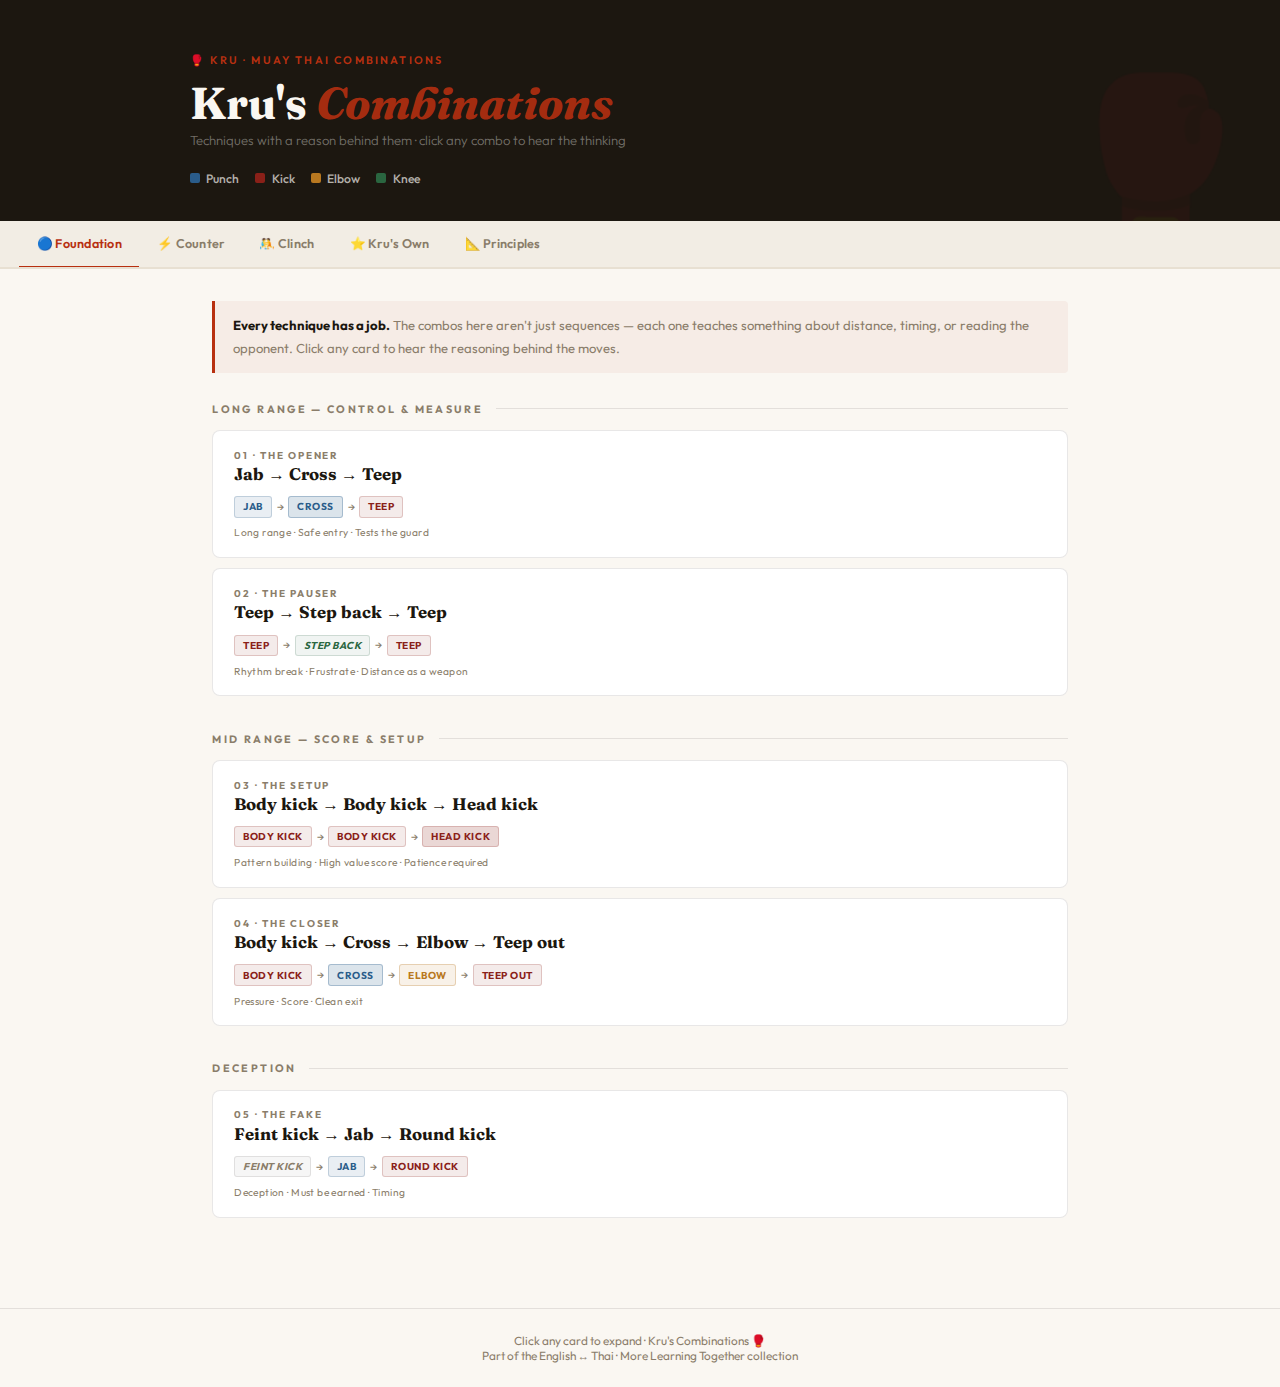
<file: kru-combinations_shareable.html>
<!DOCTYPE html>
<html lang="en">
<head>
<meta charset="UTF-8">
<meta name="viewport" content="width=device-width, initial-scale=1.0">
<title>Kru's Combinations · Muay Thai</title>
<link href="https://fonts.googleapis.com/css2?family=Noto+Sans+Thai:wght@300;400;600;700&family=Fraunces:ital,wght@0,700;0,900;1,400&family=Outfit:wght@300;400;500;600&display=swap" rel="stylesheet">
<style>
  :root {
    --bg: #faf7f2;
    --bg2: #f2ede4;
    --bg3: #e8e0d2;
    --ink: #1c1710;
    --muted: #8a7d6a;
    --border: rgba(28,23,16,0.1);
    --situation: #2a5c8a;
    --kru: #8a2018;
    --coaching: #2a6640;
    --gold: #b87820;
    --accent: #b83010;
    --accent2: #7a4010;
  }

  * { box-sizing: border-box; margin: 0; padding: 0; }
  body { background: var(--bg); color: var(--ink); font-family: 'Outfit', sans-serif; min-height: 100vh; }

  header { background: var(--ink); padding: 3rem 2rem 2.2rem; position: relative; overflow: hidden; }
  header::before { content: '🥊'; position: absolute; right: 1.5rem; bottom: -1rem; font-size: 10rem; opacity: 0.05; line-height: 1; pointer-events: none; }
  .h-inner { max-width: 900px; margin: 0 auto; }
  .vol-tag { display: inline-flex; align-items: center; gap: 0.5rem; font-size: 0.68rem; font-weight: 600; letter-spacing: 0.2em; text-transform: uppercase; color: var(--accent); margin-bottom: 0.7rem; }
  h1 { font-family: 'Fraunces', serif; font-size: clamp(1.6rem, 4.5vw, 2.8rem); font-weight: 700; line-height: 1.1; color: #faf7f2; margin-bottom: 0.3rem; }
  h1 i { font-style: italic; color: rgba(184,48,16,0.9); }
  .sub { font-size: 0.82rem; color: rgba(250,247,242,0.4); font-weight: 300; margin-bottom: 1.4rem; }
  .legend { display: flex; gap: 1rem; flex-wrap: wrap; }
  .leg { display: flex; align-items: center; gap: 0.4rem; font-size: 0.76rem; font-weight: 500; }
  .lsq { width: 10px; height: 10px; border-radius: 2px; }
  .ls { background: var(--situation); } .lk { background: var(--kru); } .lg { background: var(--gold); } .lc { background: var(--coaching); }
  .leg-txt { color: rgba(250,247,242,0.7); }

  .tabs { display: flex; overflow-x: auto; background: var(--bg2); border-bottom: 2px solid var(--bg3); padding: 0 1.2rem; scrollbar-width: thin; scrollbar-color: var(--accent) transparent; -webkit-overflow-scrolling: touch; }
  .tab { padding: 0.9rem 1.1rem; font-size: 0.79rem; font-weight: 600; color: var(--muted); cursor: pointer; white-space: nowrap; border-bottom: 3px solid transparent; margin-bottom: -2px; transition: all 0.15s; letter-spacing: 0.02em; background: none; border-top: none; border-left: none; border-right: none; font-family: 'Outfit', sans-serif; }
  .tab:hover { color: var(--ink); }
  .tab.active { color: var(--accent); border-bottom-color: var(--accent); }

  .content { max-width: 900px; margin: 0 auto; padding: 2rem 1.4rem 5rem; }
  .section { display: none; } .section.active { display: block; }

  .intro { font-size: 0.82rem; line-height: 1.72; color: var(--muted); padding: 0.85rem 1.1rem; margin-bottom: 1.8rem; border-left: 3px solid var(--accent); background: rgba(184,48,16,0.05); border-radius: 0 4px 4px 0; }
  .intro strong { color: var(--ink); }
  .intro em { color: var(--kru); font-style: italic; }

  .grp { font-size: 0.67rem; font-weight: 700; letter-spacing: 0.22em; text-transform: uppercase; color: var(--muted); margin: 2.2rem 0 0.9rem; display: flex; align-items: center; gap: 0.8rem; }
  .grp::after { content: ''; flex: 1; height: 1px; background: var(--border); }
  .grp:first-of-type { margin-top: 0; }

  /* ── COMBO CARD ── */
  .card { background: white; border: 1px solid var(--border); border-radius: 8px; padding: 1.1rem 1.3rem; margin-bottom: 0.65rem; cursor: pointer; transition: all 0.18s; position: relative; }
  .card:hover { border-color: rgba(184,48,16,0.3); box-shadow: 0 3px 14px rgba(0,0,0,0.07); transform: translateY(-1px); }
  .card.on { border-color: var(--accent); box-shadow: 0 0 0 1px rgba(184,48,16,0.15); background: #fffcfa; }
  .card.sig { border-color: rgba(184,120,32,0.28); }
  .card.sig:hover { border-color: rgba(184,120,32,0.55); }
  .card.sig.on { border-color: var(--gold); box-shadow: 0 0 0 1px rgba(184,120,32,0.18); }

  .cnum { font-size: 0.62rem; font-weight: 700; letter-spacing: 0.18em; text-transform: uppercase; color: var(--muted); margin-bottom: 0.15rem; }
  .card.sig .cnum { color: var(--gold); }
  .cname { font-family: 'Fraunces', serif; font-size: 1.05rem; font-weight: 700; color: var(--ink); margin-bottom: 0.7rem; line-height: 1.25; }

  /* ── STRIKE SEQUENCE ── */
  .seq { display: flex; align-items: center; flex-wrap: wrap; gap: 0.3rem; margin-bottom: 0.55rem; }
  .arr { font-size: 0.68rem; color: var(--muted); }
  .s { font-size: 0.63rem; font-weight: 700; letter-spacing: 0.05em; text-transform: uppercase; padding: 0.2rem 0.5rem; border-radius: 3px; white-space: nowrap; }
  .s.jab   { background: rgba(42,92,138,0.1);  color: var(--situation); border: 1px solid rgba(42,92,138,0.22); }
  .s.cross { background: rgba(42,92,138,0.17); color: var(--situation); border: 1px solid rgba(42,92,138,0.3); }
  .s.hook  { background: rgba(42,92,138,0.12); color: var(--situation); border: 1px solid rgba(42,92,138,0.25); }
  .s.kick  { background: rgba(138,32,24,0.09); color: var(--kru);       border: 1px solid rgba(138,32,24,0.2); }
  .s.kick.h{ background: rgba(138,32,24,0.18); }
  .s.elbow { background: rgba(184,120,32,0.1); color: var(--gold);      border: 1px solid rgba(184,120,32,0.28); }
  .s.knee  { background: rgba(42,102,64,0.1);  color: var(--coaching);  border: 1px solid rgba(42,102,64,0.24); }
  .s.block { background: rgba(28,23,16,0.05);  color: var(--muted);     border: 1px solid var(--border); }
  .s.catch { background: rgba(28,23,16,0.07);  color: var(--muted);     border: 1px solid var(--border); }
  .s.feint { background: rgba(28,23,16,0.04);  color: var(--muted);     border: 1px solid var(--border); font-style: italic; }
  .s.move  { background: rgba(42,102,64,0.07); color: var(--coaching);  border: 1px solid rgba(42,102,64,0.18); font-style: italic; }
  .s.turn  { background: rgba(122,64,16,0.1);  color: var(--accent2);   border: 1px solid rgba(122,64,16,0.22); }

  .ctag { font-size: 0.64rem; color: var(--muted); letter-spacing: 0.04em; }

  /* ── EXPAND ── */
  .expand { max-height: 0; overflow: hidden; transition: max-height 0.38s ease; }
  .card.on .expand { max-height: 600px; }

  .expand-inner { padding-top: 0.8rem; border-top: 1px dashed var(--border); margin-top: 0.65rem; display: flex; flex-direction: column; gap: 0.38rem; }

  .bq { align-self: flex-start; max-width: 88%; background: var(--bg2); border: 1px solid var(--border); border-radius: 0 8px 8px 8px; padding: 0.48rem 0.75rem; }
  .bq-lbl { font-size: 0.56rem; font-weight: 700; letter-spacing: 0.14em; text-transform: uppercase; color: var(--situation); margin-bottom: 0.1rem; }
  .bq-txt { font-size: 0.85rem; color: var(--situation); font-style: italic; line-height: 1.4; }

  .ba { align-self: flex-end; max-width: 88%; background: var(--ink); border-radius: 8px 0 8px 8px; padding: 0.48rem 0.75rem; }
  .ba-lbl { font-size: 0.56rem; font-weight: 700; letter-spacing: 0.14em; text-transform: uppercase; color: rgba(250,247,242,0.32); margin-bottom: 0.1rem; }
  .ba-txt { font-family: 'Fraunces', serif; font-size: 0.95rem; color: #faf7f2; font-style: italic; line-height: 1.4; }

  .note { font-size: 0.75rem; color: var(--muted); line-height: 1.58; border-left: 2px solid var(--coaching); padding: 0.32rem 0.62rem; margin-top: 0.08rem; }
  .note b { color: var(--ink); }
  .note .ke { color: var(--accent); font-weight: 600; }
  .note .kc { color: var(--coaching); font-weight: 600; }

  /* SHARE BUTTON */
  .share-btn {
    position: absolute;
    bottom: 0.75rem; right: 1rem;
    width: 30px; height: 30px;
    border-radius: 50%;
    background: var(--bg);
    border: 1px solid var(--border);
    display: flex; align-items: center; justify-content: center;
    cursor: pointer; z-index: 3;
    opacity: 0;
    transition: opacity 0.18s, background 0.18s, border-color 0.18s;
  }
  .card:hover .share-btn { opacity: 1; }
  .share-btn:hover { background: var(--accent); border-color: var(--accent); }
  .share-btn:hover svg path, .share-btn:hover svg circle, .share-btn:hover svg line { stroke: white; }
  .share-btn svg { width: 14px; height: 14px; stroke: var(--muted); fill: none; stroke-width: 2; stroke-linecap: round; stroke-linejoin: round; }

  /* TOAST */
  #toast {
    position: fixed; bottom: 1.8rem; left: 50%; transform: translateX(-50%) translateY(10px);
    background: var(--ink); color: #faf7f2;
    padding: 0.55rem 1.1rem; border-radius: 100px;
    font-size: 0.78rem; font-weight: 500;
    opacity: 0; pointer-events: none;
    transition: opacity 0.2s, transform 0.2s;
    white-space: nowrap; z-index: 999;
  }
  #toast.show { opacity: 1; transform: translateX(-50%) translateY(0); }

  /* hbox */
  .hbox { background: rgba(122,64,16,0.07); border: 1px solid rgba(122,64,16,0.2); border-radius: 8px; padding: 1rem 1.2rem; margin-bottom: 0.7rem; }
  .hbox-label { font-size: 0.66rem; font-weight: 700; letter-spacing: 0.16em; text-transform: uppercase; color: var(--accent2); margin-bottom: 0.55rem; }
  .hbox p { font-size: 0.82rem; color: var(--muted); line-height: 1.65; }
  .hbox p b { color: var(--ink); }
  .hbox .kru-q { font-family: 'Fraunces', serif; font-size: 1rem; color: var(--kru); font-style: italic; line-height: 1.5; }

  /* table */
  .tw { overflow-x: auto; margin-bottom: 0.7rem; }
  table { width: 100%; border-collapse: collapse; background: white; border: 1px solid var(--border); border-radius: 8px; overflow: hidden; font-size: 0.85rem; }
  thead tr { background: var(--ink); }
  thead th { padding: 0.6rem 1rem; text-align: left; font-size: 0.65rem; font-weight: 700; letter-spacing: 0.16em; text-transform: uppercase; color: rgba(250,247,242,0.7); }
  tbody tr { border-bottom: 1px solid var(--border); } tbody tr:last-child { border-bottom: none; } tbody tr:hover { background: var(--bg); }
  td { padding: 0.65rem 1rem; vertical-align: top; line-height: 1.5; }
  .tp { color: var(--situation); font-style: italic; font-size: 0.83rem; }
  .tk { font-family: 'Fraunces', serif; color: var(--kru); font-style: italic; font-size: 0.93rem; }
  .tn { color: var(--muted); font-size: 0.75rem; }

  footer { text-align: center; padding: 1.5rem; font-size: 0.74rem; color: var(--muted); border-top: 1px solid var(--border); }
  @media (max-width: 560px) { header::before { display: none; } .bq, .ba { max-width: 95%; } }
</style>
</head>
<body>

<header>
  <div class="h-inner">
    <div class="vol-tag">🥊 Kru · Muay Thai Combinations</div>
    <h1>Kru's <i>Combinations</i></h1>
    <p class="sub">Techniques with a reason behind them · click any combo to hear the thinking</p>
    <div class="legend">
      <div class="leg"><div class="lsq ls"></div><span class="leg-txt">Punch</span></div>
      <div class="leg"><div class="lsq lk"></div><span class="leg-txt">Kick</span></div>
      <div class="leg"><div class="lsq lg"></div><span class="leg-txt">Elbow</span></div>
      <div class="leg"><div class="lsq lc"></div><span class="leg-txt">Knee</span></div>
    </div>
  </div>
</header>

<nav class="tabs">
  <button class="tab active" onclick="sw('foundation')">🔵 Foundation</button>
  <button class="tab" onclick="sw('counter')">⚡ Counter</button>
  <button class="tab" onclick="sw('clinch')">🤼 Clinch</button>
  <button class="tab" onclick="sw('signature')">⭐ Kru's Own</button>
  <button class="tab" onclick="sw('principles')">📐 Principles</button>
</nav>

<div class="content">

  <!-- ── FOUNDATION ── -->
  <div id="foundation" class="section active">
    <p class="intro"><strong>Every technique has a job.</strong> The combos here aren't just sequences — each one teaches something about distance, timing, or reading the opponent. Click any card to hear the reasoning behind the moves.</p>

    <div class="grp">Long Range — Control &amp; Measure</div>

    <div class="card" onclick="this.classList.toggle('on')">
      <div class="cnum">01 · The Opener</div>
      <div class="cname">Jab → Cross → Teep</div>
      <div class="seq"><span class="s jab">Jab</span><div class="arr">→</div><span class="s cross">Cross</span><div class="arr">→</div><span class="s kick">Teep</span></div>
      <div class="ctag">Long range · Safe entry · Tests the guard</div>
      <div class="expand"><div class="expand-inner">
        <div class="bq"><div class="bq-lbl">Question</div><div class="bq-txt">"Why jab-cross-teep instead of going straight to the body kick?"</div></div>
        <div class="ba"><div class="ba-lbl">Kru</div><div class="ba-txt">"The jab-cross isn't the attack. It's the question. The teep is the answer."</div></div>
        <div class="note">The jab-cross checks if their hands come up. If they do — the teep finds the body open. If they don't — the cross scores. The teep resets distance: <i>don't come in.</i> <b>Nothing here is decoration. Every move has a purpose.</b></div>
      </div></div>
    </div>

    <div class="card" onclick="this.classList.toggle('on')">
      <div class="cnum">02 · The Pauser</div>
      <div class="cname">Teep → Step back → Teep</div>
      <div class="seq"><span class="s kick">Teep</span><div class="arr">→</div><span class="s move">Step back</span><div class="arr">→</div><span class="s kick">Teep</span></div>
      <div class="ctag">Rhythm break · Frustrate · Distance as a weapon</div>
      <div class="expand"><div class="expand-inner">
        <div class="bq"><div class="bq-lbl">Question</div><div class="bq-txt">"What's the point of teeping and stepping back — am I just running?"</div></div>
        <div class="ba"><div class="ba-lbl">Kru</div><div class="ba-txt">"You're not running. You're changing the beat. The second teep lands when they think you've given them space."</div></div>
        <div class="note">Fighters get into rhythms. They start to time you. The step back breaks the expectation — they think you're retreating, they start to step in, and the second teep meets them halfway. <b>This is how you use distance as a weapon, not just safety.</b></div>
      </div></div>
    </div>

    <div class="grp">Mid Range — Score &amp; Setup</div>

    <div class="card" onclick="this.classList.toggle('on')">
      <div class="cnum">03 · The Setup</div>
      <div class="cname">Body kick → Body kick → Head kick</div>
      <div class="seq"><span class="s kick">Body kick</span><div class="arr">→</div><span class="s kick">Body kick</span><div class="arr">→</div><span class="s kick h">Head kick</span></div>
      <div class="ctag">Pattern building · High value score · Patience required</div>
      <div class="expand"><div class="expand-inner">
        <div class="bq"><div class="bq-lbl">Question</div><div class="bq-txt">"Why repeat the body kick before going to the head? Why not go for the head kick straight away?"</div></div>
        <div class="ba"><div class="ba-lbl">Kru</div><div class="ba-txt">"You're not throwing the same kick three times. You're training their arms to come down."</div></div>
        <div class="note">Two body kicks make the guard drift low — the arms get used to protecting the ribs. The third kick goes where the guard no longer is. <b>The first two aren't scoring techniques. They're coaching the opponent to make a mistake.</b></div>
      </div></div>
    </div>

    <div class="card" onclick="this.classList.toggle('on')">
      <div class="cnum">04 · The Closer</div>
      <div class="cname">Body kick → Cross → Elbow → Teep out</div>
      <div class="seq"><span class="s kick">Body kick</span><div class="arr">→</div><span class="s cross">Cross</span><div class="arr">→</div><span class="s elbow">Elbow</span><div class="arr">→</div><span class="s kick">Teep out</span></div>
      <div class="ctag">Pressure · Score · Clean exit</div>
      <div class="expand"><div class="expand-inner">
        <div class="bq"><div class="bq-lbl">Question</div><div class="bq-txt">"What's the teep doing at the end of an attack? Isn't that the moment to keep going?"</div></div>
        <div class="ba"><div class="ba-lbl">Kru</div><div class="ba-txt">"You scored. Now you leave. The teep is the full stop at the end of the sentence."</div></div>
        <div class="note">The teep resets distance, kills their momentum, and returns you to safety. <b>Score — then make them come to you again. This is how you win rounds, not just exchanges.</b></div>
      </div></div>
    </div>

    <div class="grp">Deception</div>

    <div class="card" onclick="this.classList.toggle('on')">
      <div class="cnum">05 · The Fake</div>
      <div class="cname">Feint kick → Jab → Round kick</div>
      <div class="seq"><span class="s feint">Feint kick</span><div class="arr">→</div><span class="s jab">Jab</span><div class="arr">→</div><span class="s kick">Round kick</span></div>
      <div class="ctag">Deception · Must be earned · Timing</div>
      <div class="expand"><div class="expand-inner">
        <div class="bq"><div class="bq-lbl">Question</div><div class="bq-txt">"Faking always feels obvious when I do it. When does it actually work?"</div></div>
        <div class="ba"><div class="ba-lbl">Kru</div><div class="ba-txt">"A feint works when they've already seen the real thing. Teach them to respect the kick first. Then fake it."</div></div>
        <div class="note">You need to have already landed that kick for the fake to cause a real reaction. <b>Deception is built on a history of truth. Throw the real kick many times first. Then the feint becomes a weapon.</b></div>
      </div></div>
    </div>

  </div><!-- /foundation -->


  <!-- ── COUNTER ── -->
  <div id="counter" class="section">
    <p class="intro"><strong>The best scoring moments come after the opponent attacks.</strong> Countering requires patience, reading, and knowing exactly what to do in the small window you're given.</p>

    <div class="grp">Catching &amp; Countering</div>

    <div class="card" onclick="this.classList.toggle('on')">
      <div class="cnum">06 · The Double Problem</div>
      <div class="cname">Catch kick → Cross → Body kick</div>
      <div class="seq"><span class="s catch">Catch kick</span><div class="arr">→</div><span class="s cross">Cross</span><div class="arr">→</div><span class="s kick">Body kick</span></div>
      <div class="ctag">Reactive · Off-balance · High value</div>
      <div class="expand"><div class="expand-inner">
        <div class="bq"><div class="bq-lbl">Question</div><div class="bq-txt">"Why not just sweep when you catch the kick? That's what everyone expects."</div></div>
        <div class="ba"><div class="ba-lbl">Kru</div><div class="ba-txt">"The sweep is predictable. Everyone trains for it. The cross first — now they're thinking about the punch while the kick comes."</div></div>
        <div class="note">Catching a kick gives one free second of imbalance. The cross disrupts guard AND thinking. The body kick arrives to a mind processing two problems at once. <b>Always give them two things to deal with. They can only solve one.</b></div>
      </div></div>
    </div>

    <div class="card" onclick="this.classList.toggle('on')">
      <div class="cnum">07 · Slip &amp; Strike</div>
      <div class="cname">Slip outside → Cross → Body kick</div>
      <div class="seq"><span class="s move">Slip outside</span><div class="arr">→</div><span class="s cross">Cross</span><div class="arr">→</div><span class="s kick">Body kick</span></div>
      <div class="ctag">Angle change · Safe counter · Reactive</div>
      <div class="expand"><div class="expand-inner">
        <div class="bq"><div class="bq-lbl">Question</div><div class="bq-txt">"I know I should slip but I always block instead. How do I make slipping feel natural?"</div></div>
        <div class="ba"><div class="ba-lbl">Kru</div><div class="ba-txt">"Drill the slip not as defence — drill it as the first step of the counter. If the counter doesn't come, you didn't really slip."</div></div>
        <div class="note">The slip alone is worthless. It only has value when it puts you in position to counter. Drill slip → cross as one single movement. <b>The defence and the offence are the same action.</b></div>
      </div></div>
    </div>

    <div class="card" onclick="this.classList.toggle('on')">
      <div class="cnum">08 · The Patience Counter</div>
      <div class="cname">Block → Teep → Round kick</div>
      <div class="seq"><span class="s block">Block</span><div class="arr">→</div><span class="s kick">Teep</span><div class="arr">→</div><span class="s kick">Round kick</span></div>
      <div class="ctag">Low risk · Controlled · High efficiency</div>
      <div class="expand"><div class="expand-inner">
        <div class="bq"><div class="bq-lbl">Question</div><div class="bq-txt">"This seems too simple. Surely they see the teep coming after I block?"</div></div>
        <div class="ba"><div class="ba-lbl">Kru</div><div class="ba-txt">"They see it. But they're still resetting from the attack. Seeing it and stopping it are different things."</div></div>
        <div class="note">Right after an attack, the opponent's mind is registering failure, their body is recovering. The teep catches that window. The kick follows while they're still adjusting. <b>Simple combos win in Muay Thai. Complicated ones create their own problems.</b></div>
      </div></div>
    </div>

  </div><!-- /counter -->


  <!-- ── CLINCH ── -->
  <div id="clinch" class="section">
    <p class="intro"><strong>The clinch is where Muay Thai becomes chess.</strong> Outside is about power and distance. Inside is about control, balance, and position. These combos are for when staying outside isn't working.</p>

    <div class="grp">Entry &amp; Control</div>

    <div class="card" onclick="this.classList.toggle('on')">
      <div class="cnum">09 · The Clinch Entry</div>
      <div class="cname">Jab → Elbow → Knee</div>
      <div class="seq"><span class="s jab">Jab</span><div class="arr">→</div><span class="s elbow">Elbow</span><div class="arr">→</div><span class="s knee">Knee</span></div>
      <div class="ctag">Close range · Thai classic · Dominant</div>
      <div class="expand"><div class="expand-inner">
        <div class="bq"><div class="bq-lbl">Question</div><div class="bq-txt">"When do you choose to go into the clinch instead of staying outside?"</div></div>
        <div class="ba"><div class="ba-lbl">Kru</div><div class="ba-txt">"When they're bigger and stronger at range. You take away their space. Make the fight yours."</div></div>
        <div class="note">The jab covers entry into close range. The elbow scores and occupies their defence simultaneously. The knee drives while their arms are busy. <b>Outside Muay Thai is power fighting. Clinch Muay Thai is chess. Use it when they're winning the power game.</b></div>
      </div></div>
    </div>

    <div class="card" onclick="this.classList.toggle('on')">
      <div class="cnum">10 · Knee &amp; Exit</div>
      <div class="cname">Knee → Knee → Push out → Round kick</div>
      <div class="seq"><span class="s knee">Knee</span><div class="arr">→</div><span class="s knee">Knee</span><div class="arr">→</div><span class="s block">Push out</span><div class="arr">→</div><span class="s kick">Round kick</span></div>
      <div class="ctag">Clinch work · Score · Clean exit into kick</div>
      <div class="expand"><div class="expand-inner">
        <div class="bq"><div class="bq-lbl">Question</div><div class="bq-txt">"How do I get a clean kick after the clinch? Every time I separate I'm off-balance."</div></div>
        <div class="ba"><div class="ba-lbl">Kru</div><div class="ba-txt">"The push creates the distance. The kick uses their stumble. You don't separate and then kick — you separate with the kick."</div></div>
        <div class="note">Two knees weaken the body and occupy attention. The push exits while also sending them backward — that stumble is a half-second of imbalance. The kick arrives in exactly that window. <b>The exit and the attack are the same movement.</b></div>
      </div></div>
    </div>

  </div><!-- /clinch -->


  <!-- ── SIGNATURE ── -->
  <div id="signature" class="section">
    <p class="intro">
      <strong>These two are Kru's own.</strong> Not from a textbook — from thousands of rounds finding what actually works. The principle in both is the same: <em>two jabs create a predictable reaction. Then you control that reaction.</em>
    </p>

    <div class="grp">🥊 Kru's Signature — Left Stance</div>

    <div class="card sig" onclick="this.classList.toggle('on')">
      <div class="cnum">★ Left Combo</div>
      <div class="cname">Jab Jab → R. block → L. catch drops hand → Punch → R. knee → Move left → Kick</div>
      <div class="seq">
        <span class="s jab">Jab</span><div class="arr">→</div>
        <span class="s jab">Jab</span><div class="arr">→</div>
        <span class="s block">R. block</span><div class="arr">→</div>
        <span class="s catch">L. catch + drop</span><div class="arr">→</div>
        <span class="s cross">Punch</span><div class="arr">→</div>
        <span class="s knee">R. knee</span><div class="arr">→</div>
        <span class="s move">Move left</span><div class="arr">→</div>
        <span class="s kick">Kick</span>
      </div>
      <div class="ctag">Left stance · Catch and control · Kru's personal sequence</div>
      <div class="expand"><div class="expand-inner">
        <div class="bq"><div class="bq-lbl">Question</div><div class="bq-txt">"Walk me through this step by step — why two jabs first?"</div></div>
        <div class="ba"><div class="ba-lbl">Kru</div><div class="ba-txt">"The first jab measures the distance. The second commits them to block right. Now I know exactly where their hand is going."</div></div>
        <div class="note">
          <span class="ke">Step by step:</span><br>
          <b>Jab → Jab</b> — forces the right block. You've created a predictable reaction.<br>
          <b>Left hand catches</b> their blocking arm and drops it down, opening the centreline.<br>
          <b>Punch</b> enters the gap while their guard is controlled by your left hand.<br>
          <b>Right knee</b> drives into a body that can no longer protect itself.<br>
          <b>Move left</b> — the key step. Already angled and loaded for the kick before they've recovered.<br>
          <b>Kick</b> is the natural conclusion. <b>The exit angle was built into the combo from the beginning. The move left is not after the combo — it is the combo.</b>
        </div>
      </div></div>
    </div>

    <div class="grp">🥊 Kru's Signature — Right Stance</div>

    <div class="card sig" onclick="this.classList.toggle('on')">
      <div class="cnum">★ Right Combo</div>
      <div class="cname">Jab Jab → L. block → L. catch + R. side push → Turn opponent → Punch → Kick</div>
      <div class="seq">
        <span class="s jab">Jab</span><div class="arr">→</div>
        <span class="s jab">Jab</span><div class="arr">→</div>
        <span class="s block">L. block</span><div class="arr">→</div>
        <span class="s catch">L. catch</span><div class="arr">→</div>
        <span class="s turn">R. push + turn</span><div class="arr">→</div>
        <span class="s cross">Punch</span><div class="arr">→</div>
        <span class="s kick">Kick</span>
      </div>
      <div class="ctag">Right side · Off-balance · Turn opponent · Kru's personal sequence</div>
      <div class="expand"><div class="expand-inner">
        <div class="bq"><div class="bq-lbl">Question</div><div class="bq-txt">"What's the difference between this and just catching and sweeping? Why go to the trouble of turning them?"</div></div>
        <div class="ba"><div class="ba-lbl">Kru</div><div class="ba-txt">"A sweep takes them down. A turn takes away their whole body. They're facing the wrong direction. Everything they have is pointed away from you."</div></div>
        <div class="note">
          <span class="ke">Step by step:</span><br>
          <b>Jab → Jab</b> — draws the left block. Same opening as the left combo.<br>
          <b>Left hand catches</b> their blocking arm on the right side of their body.<br>
          <b>Right hand pushes</b> the right side simultaneously — catching one side, pushing the other rotates them.<br>
          <b>The turn</b> — off-balance and rotating, they cannot punch, cannot kick, cannot block.<br>
          <b>Punch</b> arrives while they're still turning — they can't see it coming.<br>
          <b>Kick</b> lands on a body still reorganising.<br>
          <b>This is not a power combo. It's a control combo. The damage comes from the position, not the force.</b>
        </div>
      </div></div>
    </div>

    <div class="hbox">
      <div class="hbox-label">🔑 The shared principle</div>
      <div class="kru-q">"Both combos start the same. Two jabs. Opponent blocks. Now you own that block. The question is what you do with it."</div>
      <p style="margin-top:0.5rem">The left combo drops the block and enters the centreline. The right combo uses the block to rotate the whole body. Same opening — completely different problems for the opponent. <b>Once they've seen one, they don't know which is coming. That uncertainty is the third weapon.</b></p>
    </div>

  </div><!-- /signature -->


  <!-- ── PRINCIPLES ── -->
  <div id="principles" class="section">
    <p class="intro"><strong>The thinking behind all the techniques.</strong> These principles apply to every combo on this page — and every combo not yet invented. If you understand these, you can build your own.</p>

    <div class="grp">Kru's Core Principles</div>

    <div class="tw">
      <table>
        <thead><tr><th>Principle</th><th>What Kru Says</th><th>What It Means in Practice</th></tr></thead>
        <tbody>
          <tr>
            <td class="tp">Every move has a purpose</td>
            <td class="tk">"Nothing is decoration."</td>
            <td class="tn">If you can't explain why a move is in a combination, it shouldn't be there. Each strike is either scoring, setting up, or controlling.</td>
          </tr>
          <tr>
            <td class="tp">Create the reaction, then use it</td>
            <td class="tk">"Don't wait for an opening. Make one."</td>
            <td class="tn">Every jab, feint, or teep is a question asked to the opponent. Champions don't react to openings — they engineer them.</td>
          </tr>
          <tr>
            <td class="tp">Two problems beat one defence</td>
            <td class="tk">"Always give them two things at once. They can only solve one."</td>
            <td class="tn">A block handles one attack. It can't handle two simultaneous ones. The cross after catching a kick works because the mind processes one threat at a time.</td>
          </tr>
          <tr>
            <td class="tp">The exit is part of the combo</td>
            <td class="tk">"Score — then make them come to you again."</td>
            <td class="tn">Attackers who stay in range after scoring get countered. The teep out, the step left, the push — these are built in from the start, not added at the end.</td>
          </tr>
          <tr>
            <td class="tp">Deception must be earned</td>
            <td class="tk">"Feints only work after the real thing."</td>
            <td class="tn">A feint not preceded by the genuine technique does nothing. Teach the opponent to respect it first.</td>
          </tr>
          <tr>
            <td class="tp">Position over power</td>
            <td class="tk">"The damage comes from the position, not the force."</td>
            <td class="tn">Turning an opponent, angling after the knee, catching and controlling — these create damage without extra power. Good position multiplies every technique.</td>
          </tr>
        </tbody>
      </table>
    </div>

  </div><!-- /principles -->

</div>

<footer>
  Click any card to expand · Kru's Combinations 🥊<br>
  Part of the English ↔ Thai · More Learning Together collection
</footer>

<div id="toast"></div>

<script>
  /* ── Tab switcher ─────────────────────────────── */
  function sw(id) {
    document.querySelectorAll('.section').forEach(s => s.classList.remove('active'));
    document.querySelectorAll('.tab').forEach(t => t.classList.remove('active'));
    document.getElementById(id).classList.add('active');
    event.target.classList.add('active');
  }

  /* ── Toast ────────────────────────────────────── */
  function showToast(msg) {
    const t = document.getElementById('toast');
    t.textContent = msg;
    t.classList.add('show');
    setTimeout(() => t.classList.remove('show'), 2600);
  }

  /* ── Strike type → canvas color ─────────────── */
  const STRIKE_COLORS = {
    jab:   { bg: 'rgba(42,92,138,0.22)',  text: '#6ea8d8' },
    cross: { bg: 'rgba(42,92,138,0.30)',  text: '#6ea8d8' },
    hook:  { bg: 'rgba(42,92,138,0.25)',  text: '#6ea8d8' },
    kick:  { bg: 'rgba(138,32,24,0.28)',  text: '#d4726a' },
    elbow: { bg: 'rgba(184,120,32,0.22)', text: '#d4a055' },
    knee:  { bg: 'rgba(42,102,64,0.22)',  text: '#7abf90' },
    block: { bg: 'rgba(250,247,242,0.08)', text: '#aaa090' },
    catch: { bg: 'rgba(250,247,242,0.08)', text: '#aaa090' },
    feint: { bg: 'rgba(250,247,242,0.06)', text: '#aaa090' },
    move:  { bg: 'rgba(42,102,64,0.15)',  text: '#7abf90' },
    turn:  { bg: 'rgba(122,64,16,0.22)',  text: '#c07840' },
  };
  function strikeColor(el) {
    for (const k of Object.keys(STRIKE_COLORS)) {
      if (el.classList.contains(k)) return STRIKE_COLORS[k];
    }
    return { bg: 'rgba(250,247,242,0.08)', text: '#aaa090' };
  }

  /* ── Inject share buttons ────────────────────── */
  const SHARE_SVG = `<svg viewBox="0 0 24 24">
    <circle cx="18" cy="5" r="3"/><circle cx="6" cy="12" r="3"/><circle cx="18" cy="19" r="3"/>
    <line x1="8.59" y1="13.51" x2="15.42" y2="17.49"/>
    <line x1="15.41" y1="6.51" x2="8.59" y2="10.49"/>
  </svg>`;

  document.querySelectorAll('.card').forEach(card => {
    const btn = document.createElement('button');
    btn.className = 'share-btn';
    btn.title = 'Share / Download';
    btn.innerHTML = SHARE_SVG;
    btn.addEventListener('click', e => { e.stopPropagation(); shareCard(card); });
    card.appendChild(btn);
  });

  /* ── Canvas renderer — 2 slides ─────────────── */
  async function shareCard(card) {
    // Make sure expanded content is accessible even if card is closed
    card.classList.add('on');

    const isSig  = card.classList.contains('sig');
    const cnum   = card.querySelector('.cnum')?.innerText?.trim()  || '';
    const cname  = card.querySelector('.cname')?.innerText?.trim() || '';
    const ctag   = card.querySelector('.ctag')?.innerText?.trim()  || '';
    const question = card.querySelector('.bq-txt')?.innerText?.trim() || '';
    const kruAns   = card.querySelector('.ba-txt')?.innerText?.trim() || '';
    const noteEl   = card.querySelector('.note');
    const strikes  = [...card.querySelectorAll('.seq .s')];

    // Extract note as clean lines
    const noteLines = noteEl
      ? noteEl.innerHTML
          .replace(/<br\s*\/?>/gi, '\n')
          .replace(/<[^>]+>/g, '')
          .split('\n')
          .map(l => l.trim())
          .filter(l => l.length > 0)
      : [];

    await document.fonts.ready;

    const W = 1080, H = 1080;
    const accentRGB = isSig ? '184,120,32' : '184,48,16';
    const accentHex = isSig ? '#d4a055'    : '#c83010';

    /* ── shared draw helpers ── */
    function drawBackground(ctx, glowSide = 'right') {
      ctx.fillStyle = '#1c1710';
      ctx.fillRect(0, 0, W, H);
      const gx = glowSide === 'right' ? W : 0;
      const grad = ctx.createRadialGradient(gx, 0, 0, gx, 0, W * 0.8);
      grad.addColorStop(0, `rgba(${accentRGB},0.2)`);
      grad.addColorStop(1, 'rgba(0,0,0,0)');
      ctx.fillStyle = grad;
      ctx.fillRect(0, 0, W, H);
    }

    function drawHeader(ctx, label, slideNum) {
      ctx.font = '600 22px Outfit, sans-serif';
      ctx.fillStyle = accentHex;
      ctx.textAlign = 'left';
      ctx.fillText('🥊 ' + label, 80, 82);
      // Slide indicator dots
      for (let i = 0; i < 2; i++) {
        ctx.beginPath();
        ctx.arc(W - 80 - (1 - i) * 22, 72, 5, 0, Math.PI * 2);
        ctx.fillStyle = i === slideNum - 1 ? accentHex : 'rgba(250,247,242,0.18)';
        ctx.fill();
      }
      ctx.strokeStyle = `rgba(${accentRGB},0.3)`;
      ctx.lineWidth = 1.5;
      ctx.beginPath(); ctx.moveTo(80, 102); ctx.lineTo(W - 80, 102); ctx.stroke();
    }

    function drawWatermark(ctx) {
      ctx.font = '400 22px Outfit, sans-serif';
      ctx.fillStyle = 'rgba(250,247,242,0.13)';
      ctx.textAlign = 'center';
      ctx.fillText("Kru's Combinations · More Learning Together", W / 2, H - 52);
    }

    function drawStrikes(ctx, strikes, startY) {
      if (!strikes.length) return startY;
      const BADGE_H = 44, PAD_X = 20, GAP = 10, ARR_W = 28;
      ctx.font = '700 21px Outfit, sans-serif';
      let x = 80, rowY = startY;
      for (let i = 0; i < strikes.length; i++) {
        const txt = strikes[i].innerText.trim();
        const col = strikeColor(strikes[i]);
        const bw  = ctx.measureText(txt).width + PAD_X * 2;
        if (x + bw > W - 80 && x > 80) { x = 80; rowY += BADGE_H + 14; }
        roundRect(ctx, x, rowY - BADGE_H + 6, bw, BADGE_H, 6);
        ctx.fillStyle = col.bg; ctx.fill();
        ctx.strokeStyle = col.text + '55'; ctx.lineWidth = 1; ctx.stroke();
        ctx.fillStyle = col.text; ctx.textAlign = 'left';
        ctx.fillText(txt, x + PAD_X, rowY);
        x += bw + GAP;
        if (i < strikes.length - 1) {
          ctx.font = '300 21px Outfit, sans-serif';
          ctx.fillStyle = 'rgba(250,247,242,0.22)';
          ctx.fillText('→', x, rowY);
          x += ARR_W + GAP;
          ctx.font = '700 21px Outfit, sans-serif';
        }
      }
      return rowY + BADGE_H + 10;
    }

    /* ════════════════════════════════════════════
       SLIDE 1 — Combo + Question
    ════════════════════════════════════════════ */
    const c1 = document.createElement('canvas');
    c1.width = W; c1.height = H;
    const ctx1 = c1.getContext('2d');

    drawBackground(ctx1, 'right');
    drawHeader(ctx1, "KRU'S COMBINATIONS · MUAY THAI", 1);

    // Card number
    ctx1.font = '700 19px Outfit, sans-serif';
    ctx1.fillStyle = isSig ? 'rgba(184,120,32,0.7)' : 'rgba(250,247,242,0.2)';
    ctx1.textAlign = 'left';
    ctx1.fillText(cnum.toUpperCase(), 80, 148);

    // Combo name
    ctx1.fillStyle = '#faf7f2';
    const nameL = wrapText(ctx1, cname, W - 160, '700 46px Fraunces, serif');
    ctx1.font = '700 46px Fraunces, serif';
    let y1 = 205;
    nameL.forEach(l => { ctx1.fillText(l, 80, y1); y1 += 62; });

    // Category tag
    if (ctag) {
      ctx1.font = '300 23px Outfit, sans-serif';
      ctx1.fillStyle = 'rgba(250,247,242,0.28)';
      ctx1.fillText(ctag, 80, y1 + 8);
      y1 += 48;
    }

    // Strike sequence
    y1 += 22;
    y1 = drawStrikes(ctx1, strikes, y1);

    // Divider
    y1 += 22;
    ctx1.strokeStyle = 'rgba(250,247,242,0.07)';
    ctx1.lineWidth = 1; ctx1.setLineDash([6, 4]);
    ctx1.beginPath(); ctx1.moveTo(80, y1); ctx1.lineTo(W - 80, y1); ctx1.stroke();
    ctx1.setLineDash([]);
    y1 += 48;

    // Question label
    ctx1.font = '700 18px Outfit, sans-serif';
    ctx1.fillStyle = 'rgba(110,168,216,0.7)';
    ctx1.textAlign = 'left';
    ctx1.fillText('QUESTION', 80, y1);
    y1 += 32;

    // Question text
    if (question) {
      const qL = wrapText(ctx1, `"${question}"`, W - 200, 'italic 500 32px Fraunces, serif');
      ctx1.font = 'italic 500 32px Fraunces, serif';
      ctx1.fillStyle = 'rgba(110,168,216,0.85)';
      qL.forEach(l => { ctx1.fillText(l, 80, y1); y1 += 48; });
    } else {
      ctx1.font = 'italic 400 28px Outfit, sans-serif';
      ctx1.fillStyle = 'rgba(250,247,242,0.3)';
      ctx1.fillText('Tap to expand and explore the thinking behind this combo.', 80, y1);
    }

    // Swipe hint
    ctx1.font = '500 22px Outfit, sans-serif';
    ctx1.fillStyle = 'rgba(250,247,242,0.22)';
    ctx1.textAlign = 'right';
    ctx1.fillText('Swipe for Kru\'s answer →', W - 80, H - 90);

    drawWatermark(ctx1);

    /* ════════════════════════════════════════════
       SLIDE 2 — Answer + Key Points
    ════════════════════════════════════════════ */
    const c2 = document.createElement('canvas');
    c2.width = W; c2.height = H;
    const ctx2 = c2.getContext('2d');

    drawBackground(ctx2, 'left');
    drawHeader(ctx2, "KRU'S ANSWER", 2);

    // Combo name (small, subtitle)
    ctx2.font = '400 22px Outfit, sans-serif';
    ctx2.fillStyle = 'rgba(250,247,242,0.3)';
    ctx2.textAlign = 'left';
    ctx2.fillText(cname, 80, 148);

    let y2 = 200;

    // Kru answer label
    ctx2.font = '700 18px Outfit, sans-serif';
    ctx2.fillStyle = accentHex;
    ctx2.fillText('KRU SAYS', 80, y2);
    y2 += 38;

    // Kru answer quote
    if (kruAns) {
      const aL = wrapText(ctx2, `"${kruAns}"`, W - 180, '700 38px Fraunces, serif');
      ctx2.font = '700 38px Fraunces, serif';
      ctx2.fillStyle = '#faf7f2';
      aL.forEach(l => { ctx2.fillText(l, 80, y2); y2 += 56; });
    }

    // Divider
    y2 += 20;
    ctx2.strokeStyle = 'rgba(250,247,242,0.07)';
    ctx2.lineWidth = 1; ctx2.setLineDash([6, 4]);
    ctx2.beginPath(); ctx2.moveTo(80, y2); ctx2.lineTo(W - 80, y2); ctx2.stroke();
    ctx2.setLineDash([]);
    y2 += 40;

    // Key points label
    ctx2.font = '700 18px Outfit, sans-serif';
    ctx2.fillStyle = 'rgba(122,191,144,0.8)';
    ctx2.textAlign = 'left';
    ctx2.fillText('KEY POINTS', 80, y2);
    y2 += 36;

    // Note lines — clean 2-line layout: label on its own line, description indented below
    const MAX_NOTE_Y = H - 110;
    for (const line of noteLines) {
      if (y2 > MAX_NOTE_Y) break;

      const isStep     = line.includes('—');
      const isCallout  = !isStep && line.length > 20 && line === line.toUpperCase();

      if (isStep) {
        // Line like "Jab → Jab — forces the right block."
        // Render label (before —) in accent, description (after —) in muted below
        const dashIdx = line.indexOf('—');
        const label = line.slice(0, dashIdx).trim();
        const desc  = line.slice(dashIdx + 1).trim();

        ctx2.font = '600 24px Outfit, sans-serif';
        ctx2.fillStyle = accentHex;
        ctx2.fillText(label, 80, y2);
        y2 += 32;

        if (desc) {
          const descLines = wrapText(ctx2, desc, W - 200, '400 24px Outfit, sans-serif');
          ctx2.font = '400 24px Outfit, sans-serif';
          ctx2.fillStyle = 'rgba(250,247,242,0.62)';
          descLines.forEach(dl => {
            if (y2 <= MAX_NOTE_Y) { ctx2.fillText(dl, 100, y2); y2 += 32; }
          });
        }
        y2 += 6; // gap between entries

      } else if (isCallout) {
        // All-caps principle line — italic, dimmer, full width
        ctx2.font = 'italic 600 23px Fraunces, serif';
        ctx2.fillStyle = 'rgba(250,247,242,0.42)';
        const clLines = wrapText(ctx2, line, W - 180, 'italic 600 23px Fraunces, serif');
        clLines.forEach(cl => { if (y2 <= MAX_NOTE_Y) { ctx2.fillText(cl, 80, y2); y2 += 32; } });
        y2 += 4;

      } else {
        // Plain body text
        ctx2.font = '400 24px Outfit, sans-serif';
        ctx2.fillStyle = 'rgba(250,247,242,0.52)';
        const bLines = wrapText(ctx2, line, W - 180, '400 24px Outfit, sans-serif');
        bLines.forEach(bl => { if (y2 <= MAX_NOTE_Y) { ctx2.fillText(bl, 80, y2); y2 += 32; } });
        y2 += 6;
      }
    }

    drawWatermark(ctx2);

    /* ── Convert both canvases to blobs then share ── */
    const [blob1, blob2] = await Promise.all([
      canvasToBlob(c1), canvasToBlob(c2)
    ]);

    const files = [
      new File([blob1], 'kru-combo-1-question.png', { type: 'image/png' }),
      new File([blob2], 'kru-combo-2-answer.png',   { type: 'image/png' }),
    ];

    if (navigator.share && navigator.canShare && navigator.canShare({ files })) {
      try {
        await navigator.share({ files, title: "Kru's Combination", text: cname });
      } catch (err) {
        if (err.name !== 'AbortError') { downloadBlob(blob1, 'kru-combo-1.png'); downloadBlob(blob2, 'kru-combo-2.png'); }
      }
    } else {
      downloadBlob(blob1, 'kru-combo-1-question.png');
      setTimeout(() => downloadBlob(blob2, 'kru-combo-2-answer.png'), 400);
      showToast('2 cards saved — share both to IG as a carousel ✨');
    }
  }

  /* ── Helpers ─────────────────────────────────── */
  function canvasToBlob(canvas) {
    return new Promise(resolve => canvas.toBlob(resolve, 'image/png'));
  }

  function downloadBlob(blob, filename) {
    const url = URL.createObjectURL(blob);
    const a = document.createElement('a');
    a.href = url; a.download = filename || 'kru-combo.png';
    a.click();
    setTimeout(() => URL.revokeObjectURL(url), 1000);
  }

  function wrapText(ctx, text, maxWidth, font) {
    ctx.font = font;
    const words = text.split(' ');
    const lines = [];
    let line = '';
    words.forEach(word => {
      const test = line ? line + ' ' + word : word;
      if (ctx.measureText(test).width > maxWidth && line) {
        lines.push(line); line = word;
      } else { line = test; }
    });
    if (line) lines.push(line);
    return lines;
  }

  function roundRect(ctx, x, y, w, h, r) {
    ctx.beginPath();
    ctx.moveTo(x + r, y);
    ctx.lineTo(x + w - r, y);
    ctx.arcTo(x + w, y, x + w, y + r, r);
    ctx.lineTo(x + w, y + h - r);
    ctx.arcTo(x + w, y + h, x + w - r, y + h, r);
    ctx.lineTo(x + r, y + h);
    ctx.arcTo(x, y + h, x, y + h - r, r);
    ctx.lineTo(x, y + r);
    ctx.arcTo(x, y, x + r, y, r);
    ctx.closePath();
  }
</script>
</body>
</html>
</file>
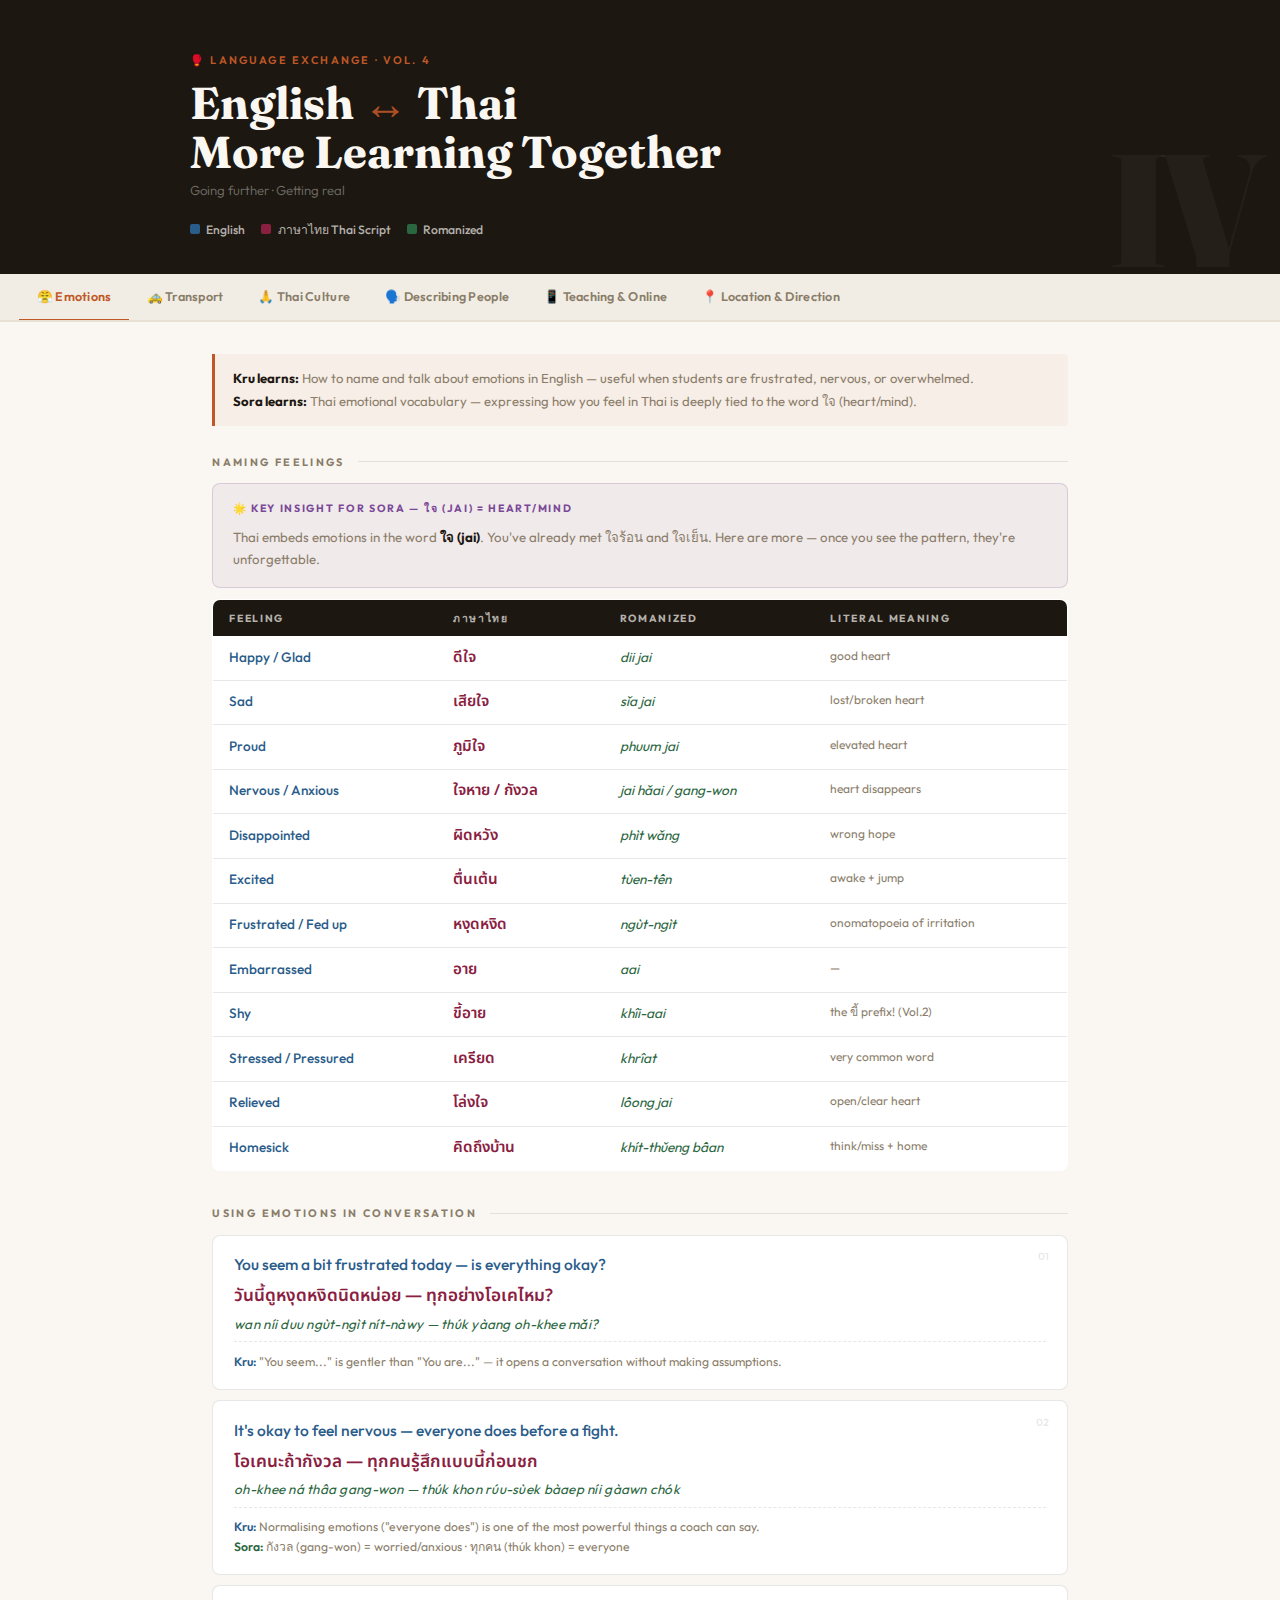
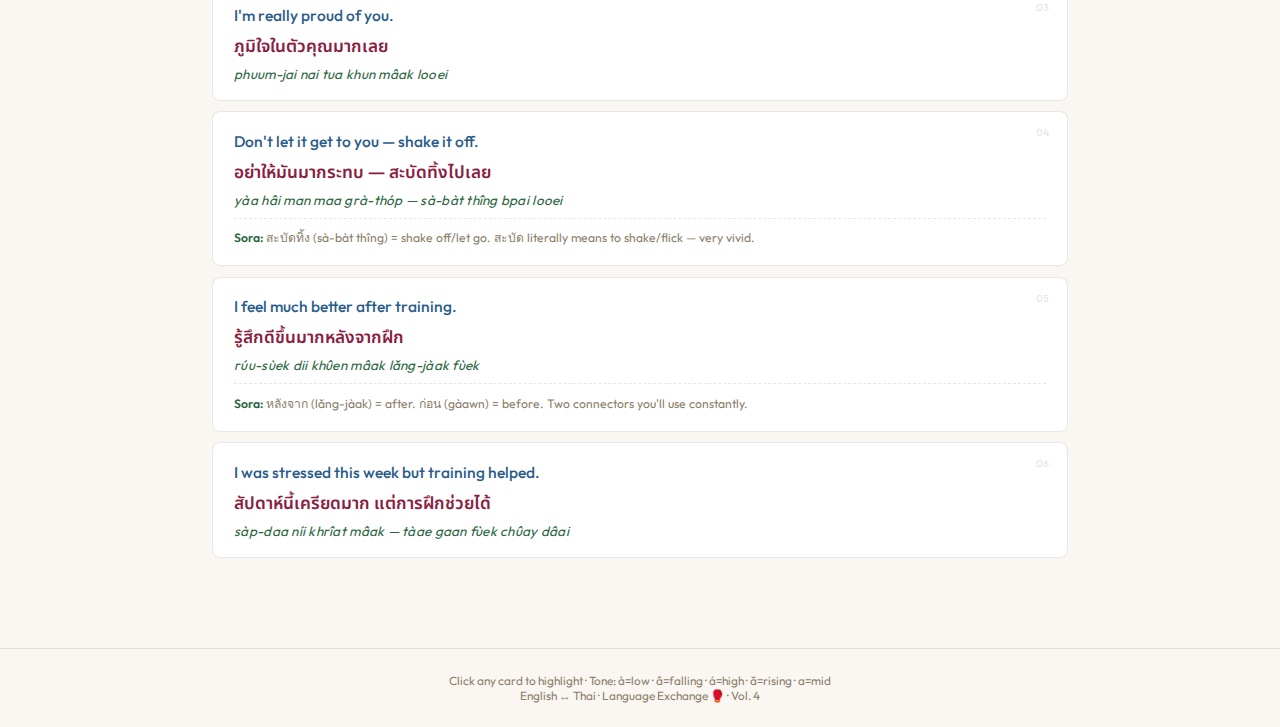
<file: kru-exchange-vol4_share.html>
<!DOCTYPE html>
<html lang="en">
<head>
<meta charset="UTF-8">
<meta name="viewport" content="width=device-width, initial-scale=1.0">
<title>English ↔ Thai · Vol. 4</title>
<link href="https://fonts.googleapis.com/css2?family=Noto+Sans+Thai:wght@300;400;600;700&family=Fraunces:ital,wght@0,700;0,900;1,400&family=Outfit:wght@300;400;500;600&display=swap" rel="stylesheet">
<style>
  :root {
    --bg: #faf7f2;
    --bg2: #f2ede4;
    --bg3: #e8e0d2;
    --ink: #1c1710;
    --muted: #8a7d6a;
    --border: rgba(28,23,16,0.1);
    --eng: #2a5c8a;
    --thai: #8a2040;
    --roman: #2a6640;
    --gold: #b87820;
    --accent: #c05828;
    --accent2: #7a4898;
  }

  * { box-sizing: border-box; margin: 0; padding: 0; }

  body {
    background: var(--bg);
    color: var(--ink);
    font-family: 'Outfit', sans-serif;
    min-height: 100vh;
  }

  header {
    background: var(--ink);
    padding: 3rem 2rem 2.2rem;
    position: relative;
    overflow: hidden;
  }

  header::before {
    content: 'IV';
    position: absolute;
    right: 1.5rem; bottom: -1rem;
    font-family: 'Fraunces', serif;
    font-size: 10rem; font-weight: 900;
    color: rgba(255,255,255,0.04);
    line-height: 1; pointer-events: none;
    letter-spacing: -0.05em;
  }

  .h-inner { max-width: 900px; margin: 0 auto; }

  .vol-tag {
    display: inline-flex; align-items: center; gap: 0.5rem;
    font-size: 0.68rem; font-weight: 600; letter-spacing: 0.2em;
    text-transform: uppercase; color: var(--accent);
    margin-bottom: 0.7rem;
  }

  h1 {
    font-family: 'Fraunces', serif;
    font-size: clamp(1.6rem, 4.5vw, 2.8rem);
    font-weight: 700; line-height: 1.1;
    color: #faf7f2; margin-bottom: 0.3rem;
  }

  h1 i { font-style: italic; color: rgba(192,88,40,0.9); }

  .sub { font-size: 0.82rem; color: rgba(250,247,242,0.4); font-weight: 300; margin-bottom: 1.4rem; }

  .legend { display: flex; gap: 1rem; flex-wrap: wrap; }

  .leg {
    display: flex; align-items: center; gap: 0.4rem;
    font-size: 0.76rem; font-weight: 500;
  }

  .lsq { width: 10px; height: 10px; border-radius: 2px; }
  .le { background: var(--eng); color: #faf7f2; } 
  .lt { background: var(--thai); color: #faf7f2; }
  .lr { background: var(--roman); color: #faf7f2; }
  .leg-eng { color: rgba(250,247,242,0.7); }

  /* TABS */
  .tabs {
    display: flex; overflow-x: auto;
    background: var(--bg2); border-bottom: 2px solid var(--bg3);
    padding: 0 1.2rem;
    scrollbar-width: thin; scrollbar-color: var(--accent) transparent;
    -webkit-overflow-scrolling: touch;
  }

  .tab {
    padding: 0.9rem 1.1rem;
    font-size: 0.79rem; font-weight: 600; color: var(--muted);
    cursor: pointer; white-space: nowrap;
    border-bottom: 3px solid transparent; margin-bottom: -2px;
    transition: all 0.15s; letter-spacing: 0.02em;
    background: none; border-top: none; border-left: none; border-right: none;
    font-family: 'Outfit', sans-serif;
  }

  .tab:hover { color: var(--ink); }
  .tab.active { color: var(--accent); border-bottom-color: var(--accent); }

  /* CONTENT */
  .content { max-width: 900px; margin: 0 auto; padding: 2rem 1.4rem 5rem; }

  .section { display: none; }
  .section.active { display: block; }

  .intro {
    font-size: 0.82rem; line-height: 1.72; color: var(--muted);
    padding: 0.85rem 1.1rem; margin-bottom: 1.8rem;
    border-left: 3px solid var(--accent); background: rgba(192,88,40,0.05);
    border-radius: 0 4px 4px 0;
  }

  .intro strong { color: var(--ink); }

  .grp {
    font-size: 0.67rem; font-weight: 700; letter-spacing: 0.22em;
    text-transform: uppercase; color: var(--muted);
    margin: 2.2rem 0 0.9rem;
    display: flex; align-items: center; gap: 0.8rem;
  }

  .grp::after { content: ''; flex: 1; height: 1px; background: var(--border); }
  .grp:first-of-type { margin-top: 0; }

  /* CARDS */
  .card {
    background: white; border: 1px solid var(--border);
    border-radius: 8px; padding: 1.1rem 1.3rem;
    margin-bottom: 0.65rem; cursor: pointer;
    transition: all 0.18s; position: relative;
  }

  .card:hover {
    border-color: rgba(192,88,40,0.3);
    box-shadow: 0 3px 14px rgba(0,0,0,0.07);
    transform: translateY(-1px);
  }

  .card.on { border-color: var(--accent); box-shadow: 0 0 0 1px rgba(192,88,40,0.15); background: #fffcfa; }

  .num { position: absolute; top: 0.9rem; right: 1.1rem; font-size: 0.65rem; color: var(--border); font-weight: 700; }

  .e { color: var(--eng); font-size: 0.97rem; font-weight: 500; margin-bottom: 0.42rem; line-height: 1.45; padding-right: 2.5rem; }
  .t { font-family: 'Noto Sans Thai', sans-serif; color: var(--thai); font-size: 1.07rem; font-weight: 600; margin-bottom: 0.25rem; line-height: 1.7; }
  .r { color: var(--roman); font-size: 0.84rem; font-style: italic; letter-spacing: 0.02em; }

  .note {
    margin-top: 0.62rem; padding-top: 0.58rem;
    border-top: 1px dashed var(--border);
    font-size: 0.76rem; color: var(--muted); line-height: 1.6;
  }

  .note b { color: var(--gold); font-weight: 600; }
  .note .ke { color: var(--eng); font-weight: 600; }
  .note .ks { color: var(--roman); font-weight: 600; }

  /* TABLE */
  .tw { overflow-x: auto; margin-bottom: 0.7rem; }

  table {
    width: 100%; border-collapse: collapse;
    background: white; border: 1px solid var(--border);
    border-radius: 8px; overflow: hidden; font-size: 0.85rem;
  }

  thead tr { background: var(--ink); }
  thead th {
    padding: 0.6rem 1rem; text-align: left;
    font-size: 0.65rem; font-weight: 700;
    letter-spacing: 0.16em; text-transform: uppercase; color: rgba(250,247,242,0.7);
  }

  tbody tr { border-bottom: 1px solid var(--border); }
  tbody tr:last-child { border-bottom: none; }
  tbody tr:hover { background: var(--bg); }

  td { padding: 0.65rem 1rem; vertical-align: top; line-height: 1.5; }
  .te { color: var(--eng); font-weight: 500; }
  .tt { font-family: 'Noto Sans Thai', sans-serif; color: var(--thai); font-size: 0.95rem; font-weight: 600; }
  .tr2 { color: var(--roman); font-style: italic; }
  .tn2 { color: var(--muted); font-size: 0.75rem; }

  /* DIALOGUE */
  .dlg {
    background: white; border: 1px solid var(--border);
    border-radius: 8px; overflow: hidden; margin-bottom: 0.8rem;
  }

  .dlg-hd {
    background: var(--ink); padding: 0.5rem 1rem;
    font-size: 0.68rem; font-weight: 700;
    letter-spacing: 0.14em; text-transform: uppercase;
    color: rgba(250,247,242,0.6);
  }

  .dlg-ln {
    padding: 0.8rem 1rem; border-bottom: 1px solid var(--border);
    display: grid; grid-template-columns: 58px 1fr;
    gap: 0.8rem; align-items: start;
  }

  .dlg-ln:last-child { border-bottom: none; }

  .spk { font-size: 0.64rem; font-weight: 700; letter-spacing: 0.1em; text-transform: uppercase; padding-top: 0.15rem; }
  .spk.kru { color: var(--eng); }
  .spk.sora { color: var(--roman); }

  .dt .e { font-size: 0.9rem; padding-right: 0; }
  .dt .t { font-size: 0.97rem; }
  .dt .r { font-size: 0.8rem; }

  /* HIGHLIGHT BOX */
  .hbox {
    background: rgba(122,72,152,0.07);
    border: 1px solid rgba(122,72,152,0.2);
    border-radius: 8px; padding: 1rem 1.2rem; margin-bottom: 0.7rem;
  }

  .hbox-label {
    font-size: 0.66rem; font-weight: 700; letter-spacing: 0.16em;
    text-transform: uppercase; color: var(--accent2); margin-bottom: 0.6rem;
  }

  .hbox p { font-size: 0.83rem; color: var(--muted); line-height: 1.65; }
  .hbox p b { color: var(--ink); }
  .hbox .t { font-family: 'Noto Sans Thai', sans-serif; color: var(--thai); font-size: 1rem; font-weight: 600; line-height: 1.7; }
  .hbox .r { color: var(--roman); font-size: 0.82rem; font-style: italic; }
  .hbox .e { color: var(--eng); font-size: 0.9rem; font-weight: 500; }

  footer {
    text-align: center; padding: 1.5rem;
    font-size: 0.74rem; color: var(--muted);
    border-top: 1px solid var(--border);
  }

  /* SHARE BUTTON */
  .share-btn {
    position: absolute;
    bottom: 0.75rem; right: 1rem;
    width: 30px; height: 30px;
    border-radius: 50%;
    background: var(--bg2);
    border: 1px solid var(--border);
    display: flex; align-items: center; justify-content: center;
    cursor: pointer; z-index: 3;
    opacity: 0;
    transition: opacity 0.18s, background 0.18s, border-color 0.18s;
  }
  .card:hover .share-btn { opacity: 1; }
  .share-btn:hover { background: var(--accent); border-color: var(--accent); }
  .share-btn:hover svg path, .share-btn:hover svg circle, .share-btn:hover svg line { stroke: white; }
  .share-btn svg { width: 14px; height: 14px; stroke: var(--muted); fill: none; stroke-width: 2; stroke-linecap: round; stroke-linejoin: round; }

  /* TOAST */
  #toast {
    position: fixed; bottom: 1.8rem; left: 50%; transform: translateX(-50%) translateY(10px);
    background: var(--ink); color: #faf7f2;
    padding: 0.55rem 1.1rem; border-radius: 100px;
    font-size: 0.78rem; font-weight: 500;
    opacity: 0; pointer-events: none;
    transition: opacity 0.2s, transform 0.2s;
    white-space: nowrap; z-index: 999;
  }
  #toast.show { opacity: 1; transform: translateX(-50%) translateY(0); }

  @media (max-width: 560px) {
    header::before { display: none; }
    .dlg-ln { grid-template-columns: 44px 1fr; }
  }
</style>
</head>
<body>

<header>
  <div class="h-inner">
    <div class="vol-tag">🥊 Language Exchange · Vol. 4</div>
    <h1>English <i>↔</i> Thai<br>More Learning Together</h1>
    <p class="sub">Going further · Getting real</p>
    <div class="legend">
      <div class="leg"><div class="lsq le"></div><span class="leg-eng">English</span></div>
      <div class="leg"><div class="lsq lt"></div><span class="leg-eng">ภาษาไทย Thai Script</span></div>
      <div class="leg"><div class="lsq lr"></div><span class="leg-eng">Romanized</span></div>
    </div>
  </div>
</header>

<nav class="tabs">
  <button class="tab active" onclick="sw('emotions')">😤 Emotions</button>
  <button class="tab" onclick="sw('transport')">🚕 Transport</button>
  <button class="tab" onclick="sw('culture')">🙏 Thai Culture</button>
  <button class="tab" onclick="sw('describe')">🗣️ Describing People</button>
  <button class="tab" onclick="sw('teaching')">📱 Teaching & Online</button>
  <button class="tab" onclick="sw('location')">📍 Location & Direction</button>
</nav>

<div class="content">

  <!-- EMOTIONS -->
  <div id="emotions" class="section active">
    <p class="intro">
      <strong>Kru learns:</strong> How to name and talk about emotions in English — useful when students are frustrated, nervous, or overwhelmed.<br>
      <strong>Sora learns:</strong> Thai emotional vocabulary — expressing how you feel in Thai is deeply tied to the word ใจ (heart/mind).
    </p>

    <div class="grp">Naming Feelings</div>

    <div class="hbox">
      <div class="hbox-label">🌟 Key insight for Sora — ใจ (jai) = heart/mind</div>
      <p>Thai embeds emotions in the word <b>ใจ (jai)</b>. You've already met ใจร้อน and ใจเย็น. Here are more — once you see the pattern, they're unforgettable.</p>
    </div>

    <div class="tw">
      <table>
        <thead><tr><th>Feeling</th><th>ภาษาไทย</th><th>Romanized</th><th>Literal meaning</th></tr></thead>
        <tbody>
          <tr><td class="te">Happy / Glad</td><td class="tt">ดีใจ</td><td class="tr2">dii jai</td><td class="tn2">good heart</td></tr>
          <tr><td class="te">Sad</td><td class="tt">เสียใจ</td><td class="tr2">sǐa jai</td><td class="tn2">lost/broken heart</td></tr>
          <tr><td class="te">Proud</td><td class="tt">ภูมิใจ</td><td class="tr2">phuum jai</td><td class="tn2">elevated heart</td></tr>
          <tr><td class="te">Nervous / Anxious</td><td class="tt">ใจหาย / กังวล</td><td class="tr2">jai hǎai / gang-won</td><td class="tn2">heart disappears</td></tr>
          <tr><td class="te">Disappointed</td><td class="tt">ผิดหวัง</td><td class="tr2">phìt wǎng</td><td class="tn2">wrong hope</td></tr>
          <tr><td class="te">Excited</td><td class="tt">ตื่นเต้น</td><td class="tr2">tùen-tên</td><td class="tn2">awake + jump</td></tr>
          <tr><td class="te">Frustrated / Fed up</td><td class="tt">หงุดหงิด</td><td class="tr2">ngùt-ngìt</td><td class="tn2">onomatopoeia of irritation</td></tr>
          <tr><td class="te">Embarrassed</td><td class="tt">อาย</td><td class="tr2">aai</td><td class="tn2">—</td></tr>
          <tr><td class="te">Shy</td><td class="tt">ขี้อาย</td><td class="tr2">khîi-aai</td><td class="tn2">the ขี้ prefix! (Vol.2)</td></tr>
          <tr><td class="te">Stressed / Pressured</td><td class="tt">เครียด</td><td class="tr2">khrîat</td><td class="tn2">very common word</td></tr>
          <tr><td class="te">Relieved</td><td class="tt">โล่งใจ</td><td class="tr2">lôong jai</td><td class="tn2">open/clear heart</td></tr>
          <tr><td class="te">Homesick</td><td class="tt">คิดถึงบ้าน</td><td class="tr2">khít-thǔeng bâan</td><td class="tn2">think/miss + home</td></tr>
        </tbody>
      </table>
    </div>

    <div class="grp">Using Emotions in Conversation</div>

    <div class="card" onclick="this.classList.toggle('on')">
      <div class="num">01</div>
      <div class="e">You seem a bit frustrated today — is everything okay?</div>
      <div class="t">วันนี้ดูหงุดหงิดนิดหน่อย — ทุกอย่างโอเคไหม?</div>
      <div class="r">wan níi duu ngùt-ngìt nít-nàwy — thúk yàang oh-khee mǎi?</div>
      <div class="note"><span class="ke">Kru:</span> "You seem..." is gentler than "You are..." — it opens a conversation without making assumptions.</div>
    </div>

    <div class="card" onclick="this.classList.toggle('on')">
      <div class="num">02</div>
      <div class="e">It's okay to feel nervous — everyone does before a fight.</div>
      <div class="t">โอเคนะถ้ากังวล — ทุกคนรู้สึกแบบนี้ก่อนชก</div>
      <div class="r">oh-khee ná thâa gang-won — thúk khon rúu-sùek bàaep níi gàawn chók</div>
      <div class="note"><span class="ke">Kru:</span> Normalising emotions ("everyone does") is one of the most powerful things a coach can say.<br><span class="ks">Sora:</span> กังวล (gang-won) = worried/anxious · ทุกคน (thúk khon) = everyone</div>
    </div>

    <div class="card" onclick="this.classList.toggle('on')">
      <div class="num">03</div>
      <div class="e">I'm really proud of you.</div>
      <div class="t">ภูมิใจในตัวคุณมากเลย</div>
      <div class="r">phuum-jai nai tua khun mâak looei</div>
    </div>

    <div class="card" onclick="this.classList.toggle('on')">
      <div class="num">04</div>
      <div class="e">Don't let it get to you — shake it off.</div>
      <div class="t">อย่าให้มันมากระทบ — สะบัดทิ้งไปเลย</div>
      <div class="r">yàa hâi man maa grà-thóp — sà-bàt thîng bpai looei</div>
      <div class="note"><span class="ks">Sora:</span> สะบัดทิ้ง (sà-bàt thîng) = shake off/let go. สะบัด literally means to shake/flick — very vivid.</div>
    </div>

    <div class="card" onclick="this.classList.toggle('on')">
      <div class="num">05</div>
      <div class="e">I feel much better after training.</div>
      <div class="t">รู้สึกดีขึ้นมากหลังจากฝึก</div>
      <div class="r">rúu-sùek dii khûen mâak lǎng-jàak fùek</div>
      <div class="note"><span class="ks">Sora:</span> หลังจาก (lǎng-jàak) = after. ก่อน (gàawn) = before. Two connectors you'll use constantly.</div>
    </div>

    <div class="card" onclick="this.classList.toggle('on')">
      <div class="num">06</div>
      <div class="e">I was stressed this week but training helped.</div>
      <div class="t">สัปดาห์นี้เครียดมาก แต่การฝึกช่วยได้</div>
      <div class="r">sàp-daa níi khrîat mâak — tàae gaan fùek chûay dâai</div>
    </div>

  </div><!-- /emotions -->


  <!-- TRANSPORT -->
  <div id="transport" class="section">
    <p class="intro">
      <strong>Kru learns:</strong> English for helping students get around Singapore — directions, transport apps, landmarks.<br>
      <strong>Sora learns:</strong> Thai transport vocabulary for getting around Bangkok — taxis, tuk-tuks, BTS, Grab, and bargaining for rides.
    </p>

    <div class="grp">Getting Around Bangkok — Sora's Essentials</div>

    <div class="hbox">
      <div class="hbox-label">🚇 Bangkok transport at a glance</div>
      <p><b>BTS Skytrain</b> (รถไฟฟ้า BTS — rót fai fáa BTS) · <b>MRT</b> (รถไฟใต้ดิน — rót fai dtâi din) · <b>Grab</b> (แกร็บ) · <b>Taxi</b> (แท็กซี่) · <b>Tuk-tuk</b> (ตุ๊กตุ๊ก) · <b>Boat/ferry</b> (เรือ — ruea). Grab is the easiest and avoids bargaining entirely.</p>
    </div>

    <div class="card" onclick="this.classList.toggle('on')">
      <div class="num">01</div>
      <div class="e">Where is the nearest BTS station?</div>
      <div class="t">สถานีรถไฟฟ้า BTS ที่ใกล้ที่สุดอยู่ที่ไหน?</div>
      <div class="r">sà-thǎa-nii rót-fai-fáa BTS thîi glâi thîi-sùt yùu thîi nǎi?</div>
      <div class="note"><span class="ks">Sora:</span> ที่ใกล้ที่สุด (thîi glâi thîi-sùt) = the nearest / closest. ที่สุด = superlative suffix. ใหญ่ที่สุด = biggest. ดีที่สุด = best.</div>
    </div>

    <div class="card" onclick="this.classList.toggle('on')">
      <div class="num">02</div>
      <div class="e">Please take me to — (destination).</div>
      <div class="t">ไป — (ที่หมาย) หน่อยนะครับ/ค่ะ</div>
      <div class="r">bpai — (thîi-mǎai) nàwy ná khráp/khâ</div>
      <div class="note"><span class="ks">Sora:</span> This is your taxi phrase. Use ค่ะ (khâ) as your polite particle. Just say the destination name after ไป (bpai = go).</div>
    </div>

    <div class="card" onclick="this.classList.toggle('on')">
      <div class="num">03</div>
      <div class="e">Turn on the meter, please.</div>
      <div class="t">เปิดมิเตอร์ด้วยนะคะ</div>
      <div class="r">bpòet mí-dtôe dûay ná khâ</div>
      <div class="note"><span class="ks">Sora:</span> Essential in Bangkok. Some taxi drivers try to negotiate a flat fare — always ask for the meter. ปิด (bpìt) = close/off · เปิด (bpòet) = open/on.</div>
    </div>

    <div class="card" onclick="this.classList.toggle('on')">
      <div class="num">04</div>
      <div class="e">How much is it to get to — ?</div>
      <div class="t">ไป — เท่าไหร่?</div>
      <div class="r">bpai — thâo-rài?</div>
    </div>

    <div class="card" onclick="this.classList.toggle('on')">
      <div class="num">05</div>
      <div class="e">Stop here, please.</div>
      <div class="t">จอดตรงนี้เลยนะคะ</div>
      <div class="r">jàwt trong níi looei ná khâ</div>
      <div class="note"><span class="ks">Sora:</span> จอด (jàwt) = to park/stop (a vehicle). ตรงนี้ (trong níi) = right here.</div>
    </div>

    <div class="card" onclick="this.classList.toggle('on')">
      <div class="num">06</div>
      <div class="e">Is it far from here?</div>
      <div class="t">ไกลจากที่นี่ไหม?</div>
      <div class="r">glai jàak thîi-nîi mǎi?</div>
      <div class="note"><span class="ks">Sora:</span> ไกล (glai) = far · ใกล้ (glâi) = near/close. Same spelling almost, different tones — watch out! ไกล = falling tone, ใกล้ = falling on ใ then rising.</div>
    </div>

    <div class="grp">Directions</div>

    <div class="tw">
      <table>
        <thead><tr><th>English</th><th>ภาษาไทย</th><th>Romanized</th></tr></thead>
        <tbody>
          <tr><td class="te">Turn left</td><td class="tt">เลี้ยวซ้าย</td><td class="tr2">líao sáai</td></tr>
          <tr><td class="te">Turn right</td><td class="tt">เลี้ยวขวา</td><td class="tr2">líao khwǎa</td></tr>
          <tr><td class="te">Go straight</td><td class="tt">ตรงไป</td><td class="tr2">trong bpai</td></tr>
          <tr><td class="te">U-turn</td><td class="tt">กลับรถ</td><td class="tr2">glàp rót</td></tr>
          <tr><td class="te">At the traffic lights</td><td class="tt">ที่ไฟแดง</td><td class="tr2">thîi fai daeng</td></tr>
          <tr><td class="te">At the junction / crossroads</td><td class="tt">ที่สี่แยก</td><td class="tr2">thîi sìi-yâaek</td></tr>
          <tr><td class="te">On the left / right side</td><td class="tt">ฝั่งซ้าย / ฝั่งขวา</td><td class="tr2">fàng sáai / fàng khwǎa</td></tr>
          <tr><td class="te">Near / Next to</td><td class="tt">ใกล้ๆ / ข้างๆ</td><td class="tr2">glâi-glâi / khâang-khâang</td></tr>
        </tbody>
      </table>
    </div>

  </div><!-- /transport -->


  <!-- THAI CULTURE -->
  <div id="culture" class="section">
    <p class="intro">
      <strong>Kru learns:</strong> Cultural context to share with international students — what makes Thai culture distinct and what to respect.<br>
      <strong>Sora learns:</strong> Key cultural concepts in Thai — understanding the language behind the customs deepens both.
    </p>

    <div class="grp">The Wai — ไหว้</div>

    <div class="card" onclick="this.classList.toggle('on')">
      <div class="num">01</div>
      <div class="e">In Thailand, we greet with a wai — hands pressed together.</div>
      <div class="t">ในไทย เราทักทายด้วยการไหว้ — พนมมือ</div>
      <div class="r">nai thai — rao thák-thaai dûay gaan wâi — phá-nom mue</div>
      <div class="note"><span class="ke">Kru:</span> Teaching students the wai early builds enormous goodwill. It signals respect for Thai culture beyond just the sport.<br><span class="ks">Sora:</span> ไหว้ (wâi) = the wai gesture · พนมมือ (phá-nom mue) = pressing palms together</div>
    </div>

    <div class="card" onclick="this.classList.toggle('on')">
      <div class="num">02</div>
      <div class="e">The higher you hold your hands in the wai, the more respect you show.</div>
      <div class="t">ยิ่งยกมือสูงในการไหว้ ยิ่งแสดงความเคารพมากขึ้น</div>
      <div class="r">yîng yók mue sǔung nai gaan wâi — yîng sà-daeng khwaam khao-róp mâak khûen</div>
      <div class="note"><span class="ks">Sora:</span> ยิ่ง...ยิ่ง (yîng...yîng) = the more...the more. A beautiful Thai grammar pattern: ยิ่งฝึก ยิ่งเก่ง = the more you train, the better you get!</div>
    </div>

    <div class="grp">Key Cultural Concepts</div>

    <div class="card" onclick="this.classList.toggle('on')">
      <div class="num">03</div>
      <div class="e">Saving face is very important in Thai culture.</div>
      <div class="t">การรักษาหน้าสำคัญมากในวัฒนธรรมไทย</div>
      <div class="r">gaan rák-sǎa nâa sǎm-khan mâak nai wát-thá-na-tham thai</div>
      <div class="note"><span class="ke">Kru:</span> Never embarrass a student publicly. Always correct privately when possible — this is Thai social instinct too.<br><span class="ks">Sora:</span> รักษาหน้า (rák-sǎa nâa) = save face. วัฒนธรรม (wát-thá-na-tham) = culture.</div>
    </div>

    <div class="card" onclick="this.classList.toggle('on')">
      <div class="num">04</div>
      <div class="e">Sanuk — Thai people believe everything should have some fun in it.</div>
      <div class="t">สนุก — คนไทยเชื่อว่าทุกอย่างควรจะมีความสนุกอยู่ด้วย</div>
      <div class="r">sà-nùk — khon thai chûea wâa thúk yàang khuan jà mii khwaam sà-nùk yùu dûay</div>
      <div class="note"><span class="ks">Sora:</span> สนุก (sà-nùk) = fun. This cultural value explains a lot — why Thai training camps have such good energy, why coaches joke mid-session. Fun is not frivolous in Thai culture, it's important.</div>
    </div>

    <div class="card" onclick="this.classList.toggle('on')">
      <div class="num">05</div>
      <div class="e">Kreng jai — not wanting to impose or cause trouble for others.</div>
      <div class="t">เกรงใจ — ไม่อยากทำให้คนอื่นลำบากหรือรู้สึกอึดอัด</div>
      <div class="r">greng-jai — mâi yàak tham hâi khon ùen lam-bàak rǔe rúu-sùek ùet-àt</div>
      <div class="note"><span class="ks">Sora:</span> เกรงใจ (greng-jai) is untranslatable but essential. It's why Thais won't ask for help even when they need it, or why students won't complain about pain. As a student, knowing this helps you understand why kru might not push you even if you could handle more.</div>
    </div>

    <div class="card" onclick="this.classList.toggle('on')">
      <div class="num">06</div>
      <div class="e">In Thailand, monks and temples are highly respected — dress modestly when visiting.</div>
      <div class="t">ในไทย พระและวัดได้รับความเคารพอย่างสูง — แต่งตัวสุภาพเมื่อไปเยือน</div>
      <div class="r">nai thai — phrá láe wát dâai ráp khwaam khao-róp yàang sǔung — tàeng-tua sù-phâap mûea bpai yuean</div>
    </div>

    <div class="card" onclick="this.classList.toggle('on')">
      <div class="num">07</div>
      <div class="e">Never touch someone's head — it's considered sacred.</div>
      <div class="t">อย่าแตะหัวคนอื่นเด็ดขาด — ถือว่าศักดิ์สิทธิ์</div>
      <div class="r">yàa tàe hǔa khon ùen dèt-khàat — thǔe wâa sàk-sìt</div>
      <div class="note"><span class="ke">Kru:</span> Important to share with international students — playfully ruffling someone's hair is offensive in Thai culture. Feet are the opposite: keep feet pointed away from sacred objects and people.</div>
    </div>

  </div><!-- /culture -->


  <!-- DESCRIBING PEOPLE -->
  <div id="describe" class="section">
    <p class="intro">
      <strong>Kru learns:</strong> English for describing personality, character, and physical traits — for talking about students, fighters, or friends.<br>
      <strong>Sora learns:</strong> How Thai people describe others — personality vocab and polite physical descriptions.
    </p>

    <div class="grp">Personality</div>

    <div class="tw">
      <table>
        <thead><tr><th>English</th><th>ภาษาไทย</th><th>Romanized</th><th>Note</th></tr></thead>
        <tbody>
          <tr><td class="te">Hardworking</td><td class="tt">ขยัน</td><td class="tr2">khà-yan</td><td class="tn2">one of the highest compliments</td></tr>
          <tr><td class="te">Lazy</td><td class="tt">ขี้เกียจ</td><td class="tr2">khîi-gìat</td><td class="tn2">the ขี้ prefix!</td></tr>
          <tr><td class="te">Funny / Humorous</td><td class="tt">ตลก</td><td class="tr2">dtà-lòk</td><td class="tn2">—</td></tr>
          <tr><td class="te">Serious / Focused</td><td class="tt">จริงจัง</td><td class="tr2">jing-jang</td><td class="tn2">literally "real + definite"</td></tr>
          <tr><td class="te">Kind / Gentle</td><td class="tt">ใจดี</td><td class="tr2">jai dii</td><td class="tn2">good heart — jai again!</td></tr>
          <tr><td class="te">Brave</td><td class="tt">กล้า</td><td class="tr2">glâa</td><td class="tn2">—</td></tr>
          <tr><td class="te">Stubborn</td><td class="tt">ดื้อ</td><td class="tr2">dùe</td><td class="tn2">—</td></tr>
          <tr><td class="te">Cheerful / Bubbly</td><td class="tt">ร่าเริง</td><td class="tr2">râa-roeng</td><td class="tn2">—</td></tr>
          <tr><td class="te">Quiet / Reserved</td><td class="tt">เงียบ / เก็บตัว</td><td class="tr2">ngîap / gèp tua</td><td class="tn2">เก็บตัว = "keep to self"</td></tr>
          <tr><td class="te">Confident</td><td class="tt">มั่นใจ</td><td class="tr2">mân-jai</td><td class="tn2">certain/firm heart</td></tr>
          <tr><td class="te">Humble</td><td class="tt">ถ่อมตัว</td><td class="tr2">thàwm-tua</td><td class="tn2">literally "humble body"</td></tr>
          <tr><td class="te">Patient</td><td class="tt">อดทน</td><td class="tr2">òt-thon</td><td class="tn2">—</td></tr>
        </tbody>
      </table>
    </div>

    <div class="grp">Talking About Someone</div>

    <div class="card" onclick="this.classList.toggle('on')">
      <div class="num">01</div>
      <div class="e">He's one of my most dedicated students.</div>
      <div class="t">เขาเป็นนักเรียนที่ทุ่มเทที่สุดคนหนึ่งของฉัน</div>
      <div class="r">khǎo bpen nák-rian thîi thûm-thée thîi-sùt khon nùeng khǎawng chǎn</div>
      <div class="note"><span class="ks">Sora:</span> ทุ่มเท (thûm-thée) = dedicated/committed. คนหนึ่ง (khon nùeng) = one of (a person). คนหนึ่งของฉัน = "one of mine."</div>
    </div>

    <div class="card" onclick="this.classList.toggle('on')">
      <div class="num">02</div>
      <div class="e">She has a really strong character.</div>
      <div class="t">เธอมีนิสัยที่แข็งแกร่งมาก</div>
      <div class="r">thooe mii ní-sǎi thîi khǎeng-grâeng mâak</div>
      <div class="note"><span class="ks">Sora:</span> นิสัย (ní-sǎi) = character/personality/habit. แข็งแกร่ง (khǎeng-grâeng) = strong/tough (character or physical).</div>
    </div>

    <div class="card" onclick="this.classList.toggle('on')">
      <div class="num">03</div>
      <div class="e">He reminds me of myself when I was starting out.</div>
      <div class="t">เขาทำให้นึกถึงตัวเองตอนที่เริ่มต้น</div>
      <div class="r">khǎo tham hâi núek-thǔeng tua-eeng tawn thîi rôem-tôn</div>
      <div class="note"><span class="ke">Kru:</span> A deeply human connection to share with a student — builds trust and shows you see their potential.</div>
    </div>

    <div class="card" onclick="this.classList.toggle('on')">
      <div class="num">04</div>
      <div class="e">What's she like as a person?</div>
      <div class="t">เธอเป็นคนยังไงบ้าง?</div>
      <div class="r">thooe bpen khon yang-ngai bâang?</div>
      <div class="note"><span class="ks">Sora:</span> เป็นคนยังไง (bpen khon yang-ngai) = "what kind of person is..." A great question for gossip and getting to know people!</div>
    </div>

  </div><!-- /describe -->


  <!-- TEACHING & ONLINE -->
  <div id="teaching" class="section">
    <p class="intro">
      <strong>Kru learns:</strong> English for online communication — WhatsApp messages, handling bookings, posting on social media, responding to enquiries.<br>
      <strong>Sora learns:</strong> Thai phrases for digital communication — how to write naturally in Thai messages and captions.
    </p>

    <div class="grp">WhatsApp / Messaging</div>

    <div class="card" onclick="this.classList.toggle('on')">
      <div class="num">01</div>
      <div class="e">Just checking in — how's the training going?</div>
      <div class="t">แค่แวะมาถามไถ่ — การฝึกเป็นยังไงบ้าง?</div>
      <div class="r">khâe wâe maa thǎam-thâi — gaan fùek bpen yang-ngai bâang?</div>
      <div class="note"><span class="ke">Kru:</span> "Just checking in" is the most natural English opener for a casual follow-up message. Warmer than "How are you?" in this context.<br><span class="ks">Sora:</span> แวะมา (wâe maa) = to drop by/pop in. ถามไถ่ (thǎam-thâi) = to enquire/check in on someone.</div>
    </div>

    <div class="card" onclick="this.classList.toggle('on')">
      <div class="num">02</div>
      <div class="e">See you at training on Thursday!</div>
      <div class="t">เจอกันที่ฝึกวันพฤหัสนะ!</div>
      <div class="r">jooe gan thîi fùek wan phá-rúe-hàt ná!</div>
      <div class="note"><span class="ks">Sora:</span> Days of the week — วันจันทร์ (Mon) · วันอังคาร (Tue) · วันพุธ (Wed) · วันพฤหัส (Thu) · วันศุกร์ (Fri) · วันเสาร์ (Sat) · วันอาทิตย์ (Sun)</div>
    </div>

    <div class="card" onclick="this.classList.toggle('on')">
      <div class="num">03</div>
      <div class="e">Sorry, I need to reschedule — are you free on Friday instead?</div>
      <div class="t">ขอโทษนะ ต้องเลื่อนนัด — วันศุกร์ว่างไหม?</div>
      <div class="r">khǎaw-thôot ná — tâwng lûean nát — wan sùk wâang mǎi?</div>
    </div>

    <div class="grp">Social Media Captions (English)</div>

    <div class="card" onclick="this.classList.toggle('on')">
      <div class="num">04</div>
      <div class="e">Another great session with an incredible student. The progress speaks for itself. 🥊</div>
      <div class="t">อีกเซสชันที่ยอดเยี่ยมกับนักเรียนที่ยอดเยี่ยม ความก้าวหน้าพูดแทนตัวมันเอง 🥊</div>
      <div class="r">ìik set-chân thîi yâwt-yîam gàp nák-rian thîi yâwt-yîam — khwaam-gâao-nâa phûut thaen tua man eeng</div>
      <div class="note"><span class="ke">Kru:</span> "The progress speaks for itself" is a strong caption hook — confident but not boastful.</div>
    </div>

    <div class="card" onclick="this.classList.toggle('on')">
      <div class="num">05</div>
      <div class="e">Grateful to train alongside people who push me to be better every day.</div>
      <div class="t">รู้สึกขอบคุณที่ได้ฝึกกับคนที่ผลักดันให้ฉันดีขึ้นทุกวัน</div>
      <div class="r">rúu-sùek khàwp-khun thîi dâai fùek gàp khon thîi phlàk-dan hâi chǎn dii khûen thúk wan</div>
      <div class="note"><span class="ks">Sora:</span> ผลักดัน (phlàk-dan) = to push forward/drive/motivate. A great word for describing a mentor's influence.</div>
    </div>

    <div class="card" onclick="this.classList.toggle('on')">
      <div class="num">06</div>
      <div class="e">DM me to book a session or ask any questions.</div>
      <div class="t">ทักมาได้เลยถ้าอยากจองเซสชันหรือมีคำถาม</div>
      <div class="r">thák maa dâai looei thâa yàak jawng set-chân rǔe mii kham-thǎam</div>
      <div class="note"><span class="ke">Kru:</span> Always end posts with a clear call to action — "DM me" is the most natural.<br><span class="ks">Sora:</span> ทักมา (thák maa) = to message/reach out to someone. Very common in Thai social media.</div>
    </div>

  </div><!-- /teaching -->


  <!-- LOCATION -->
  <div id="location" class="section">
    <p class="intro">
      <strong>Kru learns:</strong> Prepositions of place in English — a common area of difficulty for Thai speakers since Thai expresses location differently.<br>
      <strong>Sora learns:</strong> How Thai expresses location — using อยู่ (yùu) and positional words.
    </p>

    <div class="grp">อยู่ (yùu) — The Location Verb</div>

    <div class="hbox">
      <div class="hbox-label">🌟 Key grammar — Thai uses อยู่ for location</div>
      <p>In Thai, <b>อยู่ (yùu)</b> does the job of "is/am/are located at." You place it before the location word. There's no need for "is" or "are" — อยู่ does it all.</p>
      <div style="margin-top:0.8rem; display:grid; grid-template-columns:1fr 1fr; gap:0.4rem 1rem; font-size:0.84rem;">
        <div class="e" style="margin:0">The gym is on the left.</div><div class="t" style="margin:0">ยิมอยู่ทางซ้าย</div>
        <div class="r" style="margin:0">yim yùu thaang sáai</div><div></div>
        <div class="e" style="margin:0">I'm at home.</div><div class="t" style="margin:0">ฉันอยู่ที่บ้าน</div>
        <div class="r" style="margin:0">chǎn yùu thîi bâan</div><div></div>
        <div class="e" style="margin:0">He's inside.</div><div class="t" style="margin:0">เขาอยู่ข้างใน</div>
        <div class="r" style="margin:0">khǎo yùu khâang nai</div><div></div>
      </div>
    </div>

    <div class="grp">Position Words</div>

    <div class="tw">
      <table>
        <thead><tr><th>English</th><th>ภาษาไทย</th><th>Romanized</th></tr></thead>
        <tbody>
          <tr><td class="te">In front of</td><td class="tt">ข้างหน้า / หน้า</td><td class="tr2">khâang-nâa / nâa</td></tr>
          <tr><td class="te">Behind / At the back</td><td class="tt">ข้างหลัง / หลัง</td><td class="tr2">khâang-lǎng / lǎng</td></tr>
          <tr><td class="te">Next to / Beside</td><td class="tt">ข้างๆ / ติดกับ</td><td class="tr2">khâang-khâang / tìt gàp</td></tr>
          <tr><td class="te">Inside</td><td class="tt">ข้างใน / ภายใน</td><td class="tr2">khâang nai / phaai nai</td></tr>
          <tr><td class="te">Outside</td><td class="tt">ข้างนอก</td><td class="tr2">khâang nâawk</td></tr>
          <tr><td class="te">On top of / Above</td><td class="tt">ข้างบน / บน</td><td class="tr2">khâang bon / bon</td></tr>
          <tr><td class="te">Below / Under</td><td class="tt">ข้างล่าง / ใต้</td><td class="tr2">khâang lâang / dtâi</td></tr>
          <tr><td class="te">Between</td><td class="tt">ระหว่าง</td><td class="tr2">rá-wàang</td></tr>
          <tr><td class="te">Far from</td><td class="tt">ไกลจาก</td><td class="tr2">glai jàak</td></tr>
          <tr><td class="te">Close to / Near</td><td class="tt">ใกล้กับ</td><td class="tr2">glâi gàp</td></tr>
          <tr><td class="te">On the corner</td><td class="tt">ที่หัวมุม</td><td class="tr2">thîi hǔa-mum</td></tr>
          <tr><td class="te">Opposite / Across from</td><td class="tt">ตรงข้ามกับ</td><td class="tr2">trong-khâam gàp</td></tr>
        </tbody>
      </table>
    </div>

    <div class="grp">Location in the Gym</div>

    <div class="card" onclick="this.classList.toggle('on')">
      <div class="num">01</div>
      <div class="e">Stand in front of the bag.</div>
      <div class="t">ยืนข้างหน้ากระสอบ</div>
      <div class="r">yuen khâang-nâa grà-sàwp</div>
      <div class="note"><span class="ks">Sora:</span> กระสอบ (grà-sàwp) = heavy bag · ถุงมือ (thǔng-mue) = boxing gloves · เชือก (chûeak) = rope (as in skipping rope)</div>
    </div>

    <div class="card" onclick="this.classList.toggle('on')">
      <div class="num">02</div>
      <div class="e">Move to the centre of the ring.</div>
      <div class="t">เคลื่อนมาตรงกลางเวที</div>
      <div class="r">khlûean maa trong-glaang we-thii</div>
      <div class="note"><span class="ks">Sora:</span> เวที (we-thii) = ring/stage · ตรงกลาง (trong-glaang) = centre/middle</div>
    </div>

    <div class="card" onclick="this.classList.toggle('on')">
      <div class="num">03</div>
      <div class="e">Keep your opponent at arm's length.</div>
      <div class="t">รักษาระยะห่างให้อยู่ที่ความยาวแขน</div>
      <div class="r">rák-sǎa rá-yá hàang hâi yùu thîi khwaam-yaao khǎaen</div>
      <div class="note"><span class="ks">Sora:</span> ระยะห่าง (rá-yá hàang) = distance/gap · ความยาว (khwaam-yaao) = length · แขน (khǎaen) = arm</div>
    </div>

  </div><!-- /location -->

</div><!-- /content -->

<footer>
  Click any card to highlight · Tone: à=low · â=falling · á=high · ǎ=rising · a=mid<br>
  English ↔ Thai · Language Exchange 🥊 · Vol. 4
</footer>

<div id="toast"></div>

<script>
  /* ── Tab switcher ─────────────────────────────── */
  function sw(id) {
    document.querySelectorAll('.section').forEach(s => s.classList.remove('active'));
    document.querySelectorAll('.tab').forEach(t => t.classList.remove('active'));
    document.getElementById(id).classList.add('active');
    event.target.classList.add('active');
  }

  /* ── Toast helper ─────────────────────────────── */
  function showToast(msg) {
    const t = document.getElementById('toast');
    t.textContent = msg;
    t.classList.add('show');
    setTimeout(() => t.classList.remove('show'), 2400);
  }

  /* ── Inject share buttons into every .card ─────── */
  const SHARE_SVG = `<svg viewBox="0 0 24 24">
    <circle cx="18" cy="5" r="3"/><circle cx="6" cy="12" r="3"/><circle cx="18" cy="19" r="3"/>
    <line x1="8.59" y1="13.51" x2="15.42" y2="17.49"/>
    <line x1="15.41" y1="6.51" x2="8.59" y2="10.49"/>
  </svg>`;

  document.querySelectorAll('.card').forEach(card => {
    const btn = document.createElement('button');
    btn.className = 'share-btn';
    btn.title = 'Share / Download';
    btn.innerHTML = SHARE_SVG;
    btn.addEventListener('click', e => { e.stopPropagation(); shareCard(card); });
    card.appendChild(btn);
  });

  /* ── Canvas card renderer ─────────────────────── */
  async function shareCard(card) {
    const eng    = card.querySelector('.e')?.innerText?.trim()  || '';
    const thai   = card.querySelector('.t')?.innerText?.trim()  || '';
    const roman  = card.querySelector('.r')?.innerText?.trim()  || '';
    const rawNote = card.querySelector('.note')?.innerText?.trim() || '';
    const num    = card.querySelector('.num')?.innerText?.trim() || '';

    await document.fonts.ready;

    const W = 1080, H = 1080;
    const canvas = document.createElement('canvas');
    canvas.width = W; canvas.height = H;
    const ctx = canvas.getContext('2d');

    // Background
    ctx.fillStyle = '#1c1710';
    ctx.fillRect(0, 0, W, H);

    // Subtle corner accent
    const grad = ctx.createRadialGradient(W, 0, 0, W, 0, W * 0.7);
    grad.addColorStop(0, 'rgba(192,88,40,0.18)');
    grad.addColorStop(1, 'rgba(0,0,0,0)');
    ctx.fillStyle = grad;
    ctx.fillRect(0, 0, W, H);

    // Vol badge
    ctx.font = '600 26px Outfit, sans-serif';
    ctx.fillStyle = 'rgba(192,88,40,0.9)';
    ctx.textAlign = 'left';
    ctx.fillText('🥊 LANGUAGE EXCHANGE · VOL. 4', 80, 90);

    // Card number
    if (num) {
      ctx.font = '700 22px Outfit, sans-serif';
      ctx.fillStyle = 'rgba(250,247,242,0.15)';
      ctx.textAlign = 'right';
      ctx.fillText(num, W - 80, 90);
    }

    // Divider
    ctx.strokeStyle = 'rgba(192,88,40,0.35)';
    ctx.lineWidth = 1.5;
    ctx.beginPath(); ctx.moveTo(80, 110); ctx.lineTo(W - 80, 110); ctx.stroke();

    // English
    ctx.textAlign = 'left';
    const engLines = wrapText(ctx, eng, W - 160, '500 52px Outfit, sans-serif');
    ctx.font = '500 52px Outfit, sans-serif';
    ctx.fillStyle = '#6ea8d8';
    let y = 200;
    engLines.forEach(line => { ctx.fillText(line, 80, y); y += 68; });

    // Thai
    y += 14;
    const thaiLines = wrapText(ctx, thai, W - 160, '600 60px "Noto Sans Thai", sans-serif');
    ctx.font = '600 60px "Noto Sans Thai", sans-serif';
    ctx.fillStyle = '#d4607a';
    thaiLines.forEach(line => { ctx.fillText(line, 80, y); y += 80; });

    // Romanized
    y += 10;
    const romLines = wrapText(ctx, roman, W - 160, 'italic 38px Outfit, sans-serif');
    ctx.font = 'italic 38px Outfit, sans-serif';
    ctx.fillStyle = '#7abf90';
    romLines.forEach(line => { ctx.fillText(line, 80, y); y += 52; });

    // Note (trimmed)
    if (rawNote) {
      y += 24;
      ctx.strokeStyle = 'rgba(250,247,242,0.08)';
      ctx.lineWidth = 1;
      ctx.setLineDash([6, 4]);
      ctx.beginPath(); ctx.moveTo(80, y - 12); ctx.lineTo(W - 80, y - 12); ctx.stroke();
      ctx.setLineDash([]);

      const noteShort = rawNote.length > 120 ? rawNote.slice(0, 118) + '…' : rawNote;
      const noteLines = wrapText(ctx, noteShort, W - 180, '300 30px Outfit, sans-serif');
      ctx.font = '300 30px Outfit, sans-serif';
      ctx.fillStyle = 'rgba(250,247,242,0.38)';
      noteLines.forEach(line => { ctx.fillText(line, 90, y); y += 42; });
    }

    // Bottom watermark
    ctx.font = '400 26px Outfit, sans-serif';
    ctx.fillStyle = 'rgba(250,247,242,0.18)';
    ctx.textAlign = 'center';
    ctx.fillText('English ↔ Thai · kru-exchange.com', W / 2, H - 60);

    // Share or download
    canvas.toBlob(async (blob) => {
      const file = new File([blob], 'thai-phrase.png', { type: 'image/png' });
      if (navigator.share && navigator.canShare && navigator.canShare({ files: [file] })) {
        try {
          await navigator.share({
            files: [file],
            title: 'Thai Phrase',
            text: `${eng}\n${thai}\n${roman}`
          });
        } catch (err) {
          if (err.name !== 'AbortError') downloadBlob(blob);
        }
      } else {
        downloadBlob(blob);
        showToast('Card saved — open your gallery to share to Instagram ✨');
      }
    }, 'image/png');
  }

  function downloadBlob(blob) {
    const url = URL.createObjectURL(blob);
    const a = document.createElement('a');
    a.href = url; a.download = 'thai-phrase.png';
    a.click();
    setTimeout(() => URL.revokeObjectURL(url), 1000);
  }

  function wrapText(ctx, text, maxWidth, font) {
    ctx.font = font;
    const words = text.split(' ');
    const lines = [];
    let line = '';
    words.forEach(word => {
      const test = line ? line + ' ' + word : word;
      if (ctx.measureText(test).width > maxWidth && line) {
        lines.push(line);
        line = word;
      } else { line = test; }
    });
    if (line) lines.push(line);
    return lines;
  }
</script>
</body>
</html>
</file>
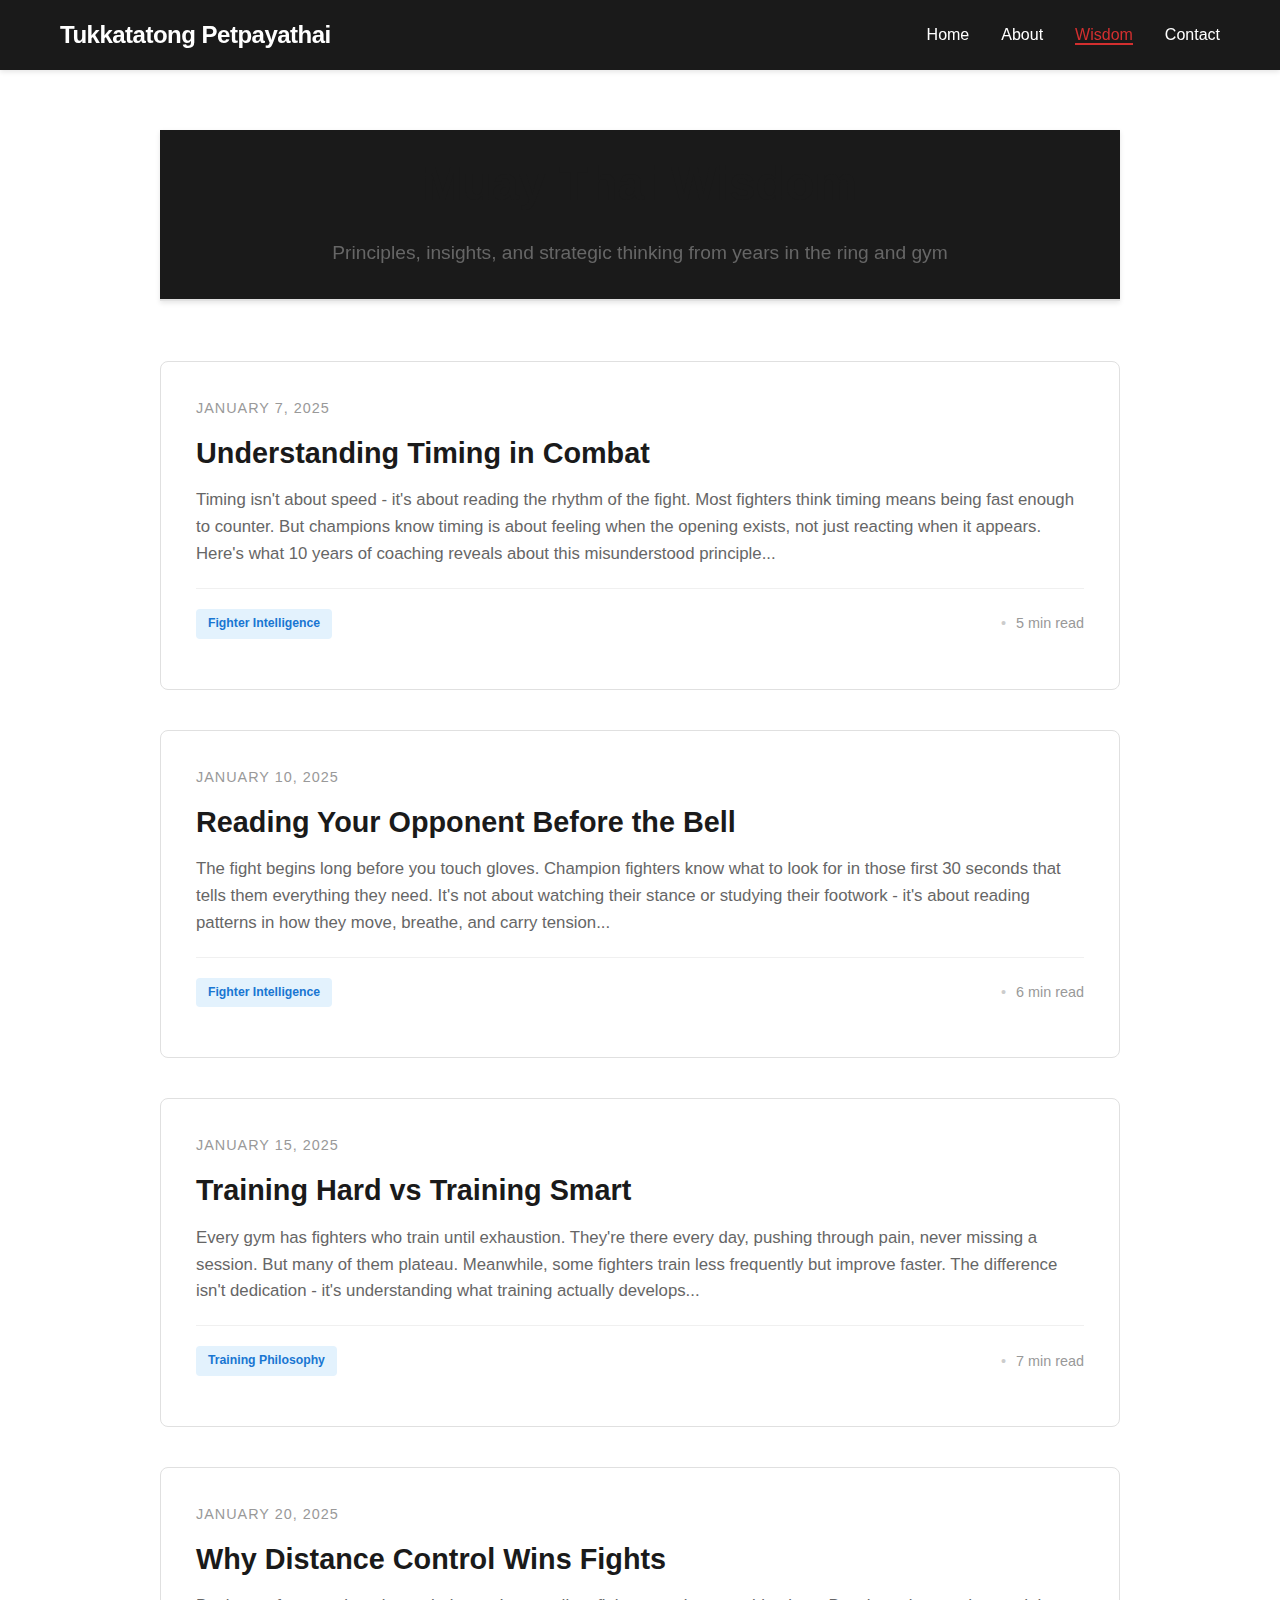
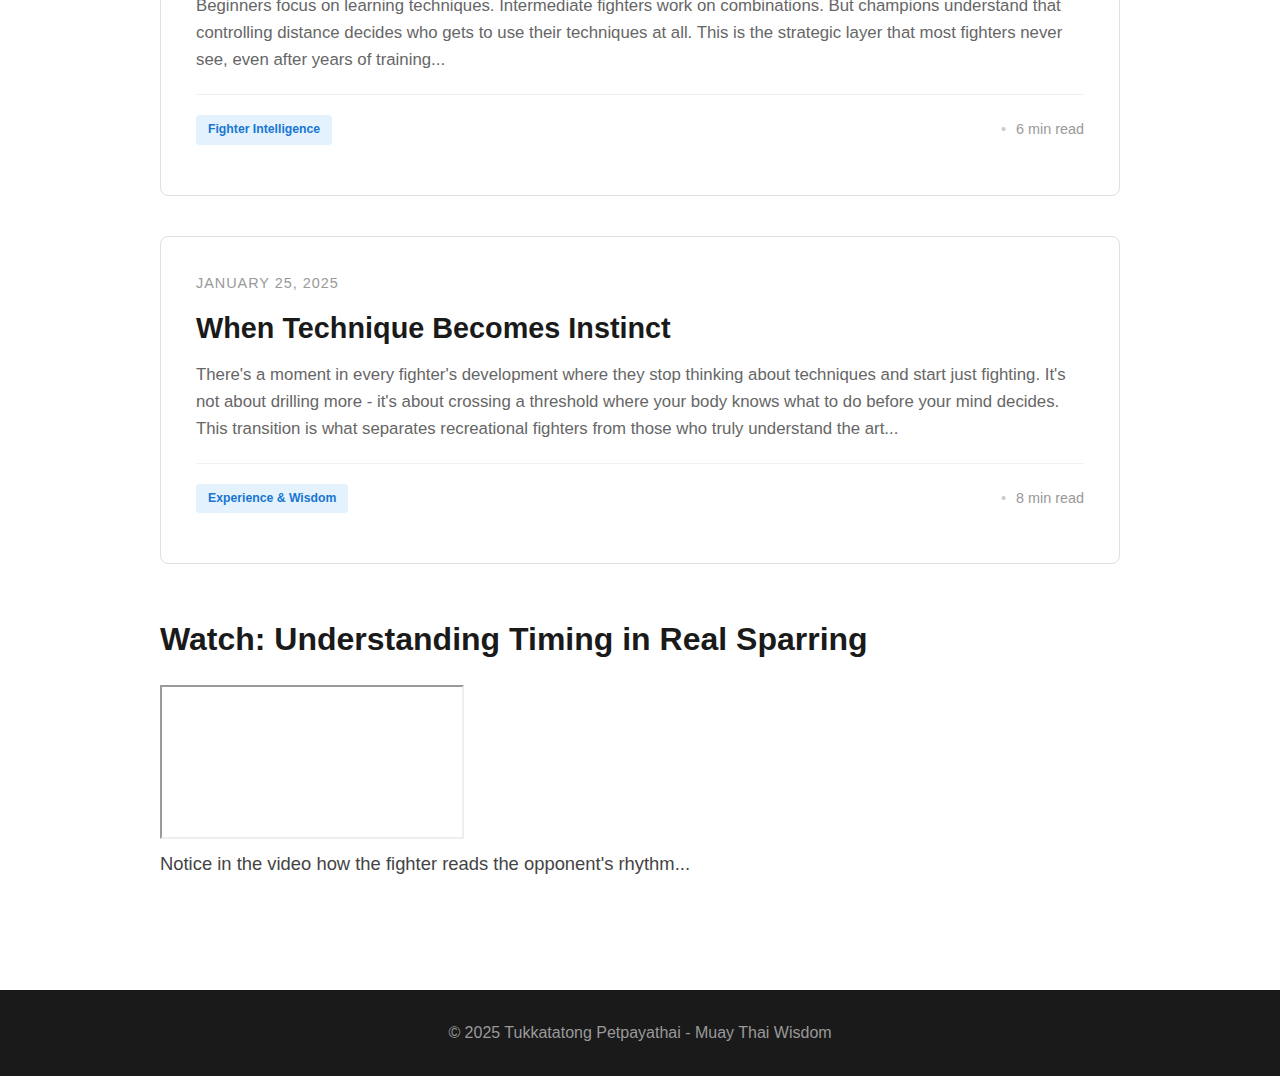
<file: wisdom.html>
<!DOCTYPE html>
<html lang="en">
<head>
    <meta charset="UTF-8">
    <meta name="viewport" content="width=device-width, initial-scale=1.0">
    <title>Muay Thai Wisdom - tukkata tong petpayathai</title>
    <meta name="description" content="Deep insights and principles from 10+ years of Muay Thai coaching experience">
    <link rel="stylesheet" href="css/main.css">
    <link rel="stylesheet" href="css/article.css">
</head>
<body>
    <header>
        <nav>
            <a href="index.html" class="logo">Tukkatatong Petpayathai</a>
            <ul>
                <li><a href="index.html">Home</a></li>
                <li><a href="about.html">About</a></li>
                <li><a href="wisdom.html" class="active">Wisdom</a></li>
                <li><a href="#contact">Contact</a></li>
            </ul>
        </nav>
    </header>

    <main class="blog-index">
        <header class="page-header">
            <h1>Muay Thai Wisdom</h1>
            <p>Principles, insights, and strategic thinking from years in the ring and gym</p>
        </header>

        <section class="articles-grid">
            
            <!-- Article 1 -->
            <article class="article-card">
                <time datetime="2025-01-07">January 7, 2025</time>
                <h2><a href="wisdom/timing-in-combat.html">Understanding Timing in Combat</a></h2>
                <p class="excerpt">
                    Timing isn't about speed - it's about reading the rhythm of the fight. 
                    Most fighters think timing means being fast enough to counter. But champions 
                    know timing is about feeling when the opening exists, not just reacting when 
                    it appears. Here's what 10 years of coaching reveals about this misunderstood 
                    principle...
                </p>
                <div class="article-meta">
                    <span class="category">Fighter Intelligence</span>
                    <span class="reading-time">5 min read</span>
                </div>
            </article>

            <!-- Article 2 -->
            <article class="article-card">
                <time datetime="2025-01-10">January 10, 2025</time>
                <h2><a href="wisdom/reading-opponents.html">Reading Your Opponent Before the Bell</a></h2>
                <p class="excerpt">
                    The fight begins long before you touch gloves. Champion fighters know what 
                    to look for in those first 30 seconds that tells them everything they need. 
                    It's not about watching their stance or studying their footwork - it's about 
                    reading patterns in how they move, breathe, and carry tension...
                </p>
                <div class="article-meta">
                    <span class="category">Fighter Intelligence</span>
                    <span class="reading-time">6 min read</span>
                </div>
            </article>

            <!-- Article 3 -->
            <article class="article-card">
                <time datetime="2025-01-15">January 15, 2025</time>
                <h2><a href="wisdom/training-hard-vs-smart.html">Training Hard vs Training Smart</a></h2>
                <p class="excerpt">
                    Every gym has fighters who train until exhaustion. They're there every day, 
                    pushing through pain, never missing a session. But many of them plateau. 
                    Meanwhile, some fighters train less frequently but improve faster. The 
                    difference isn't dedication - it's understanding what training actually 
                    develops...
                </p>
                <div class="article-meta">
                    <span class="category">Training Philosophy</span>
                    <span class="reading-time">7 min read</span>
                </div>
            </article>

            <!-- Article 4 -->
            <article class="article-card">
                <time datetime="2025-01-20">January 20, 2025</time>
                <h2><a href="wisdom/distance-control.html">Why Distance Control Wins Fights</a></h2>
                <p class="excerpt">
                    Beginners focus on learning techniques. Intermediate fighters work on 
                    combinations. But champions understand that controlling distance decides 
                    who gets to use their techniques at all. This is the strategic layer that 
                    most fighters never see, even after years of training...
                </p>
                <div class="article-meta">
                    <span class="category">Fighter Intelligence</span>
                    <span class="reading-time">6 min read</span>
                </div>
            </article>

            <!-- Article 5 -->
            <article class="article-card">
                <time datetime="2025-01-25">January 25, 2025</time>
                <h2><a href="wisdom/when-technique-becomes-instinct.html">When Technique Becomes Instinct</a></h2>
                <p class="excerpt">
                    There's a moment in every fighter's development where they stop thinking 
                    about techniques and start just fighting. It's not about drilling more - 
                    it's about crossing a threshold where your body knows what to do before 
                    your mind decides. This transition is what separates recreational fighters 
                    from those who truly understand the art...
                </p>
                <div class="article-meta">
                    <span class="category">Experience & Wisdom</span>
                    <span class="reading-time">8 min read</span>
                </div>
            </article>

        </section>

        <section class="content-section">
    <h2>Watch: Understanding Timing in Real Sparring</h2>
    
    <div class="video-container">
        <iframe 
            src="https://www.youtube.com/embed/4TykfIlTv3o" 
            title="Timing demonstration"
            allow="accelerometer; autoplay; clipboard-write; encrypted-media; gyroscope; picture-in-picture" 
            allowfullscreen>
        </iframe>
    </div>
    
    <p>
        Notice in the video how the fighter reads the opponent's rhythm...
    </p>
</section>

    </main>

    <footer>
        <p>© 2025 Tukkatatong Petpayathai - Muay Thai Wisdom</p>
    </footer>
</body>
</html>
</file>
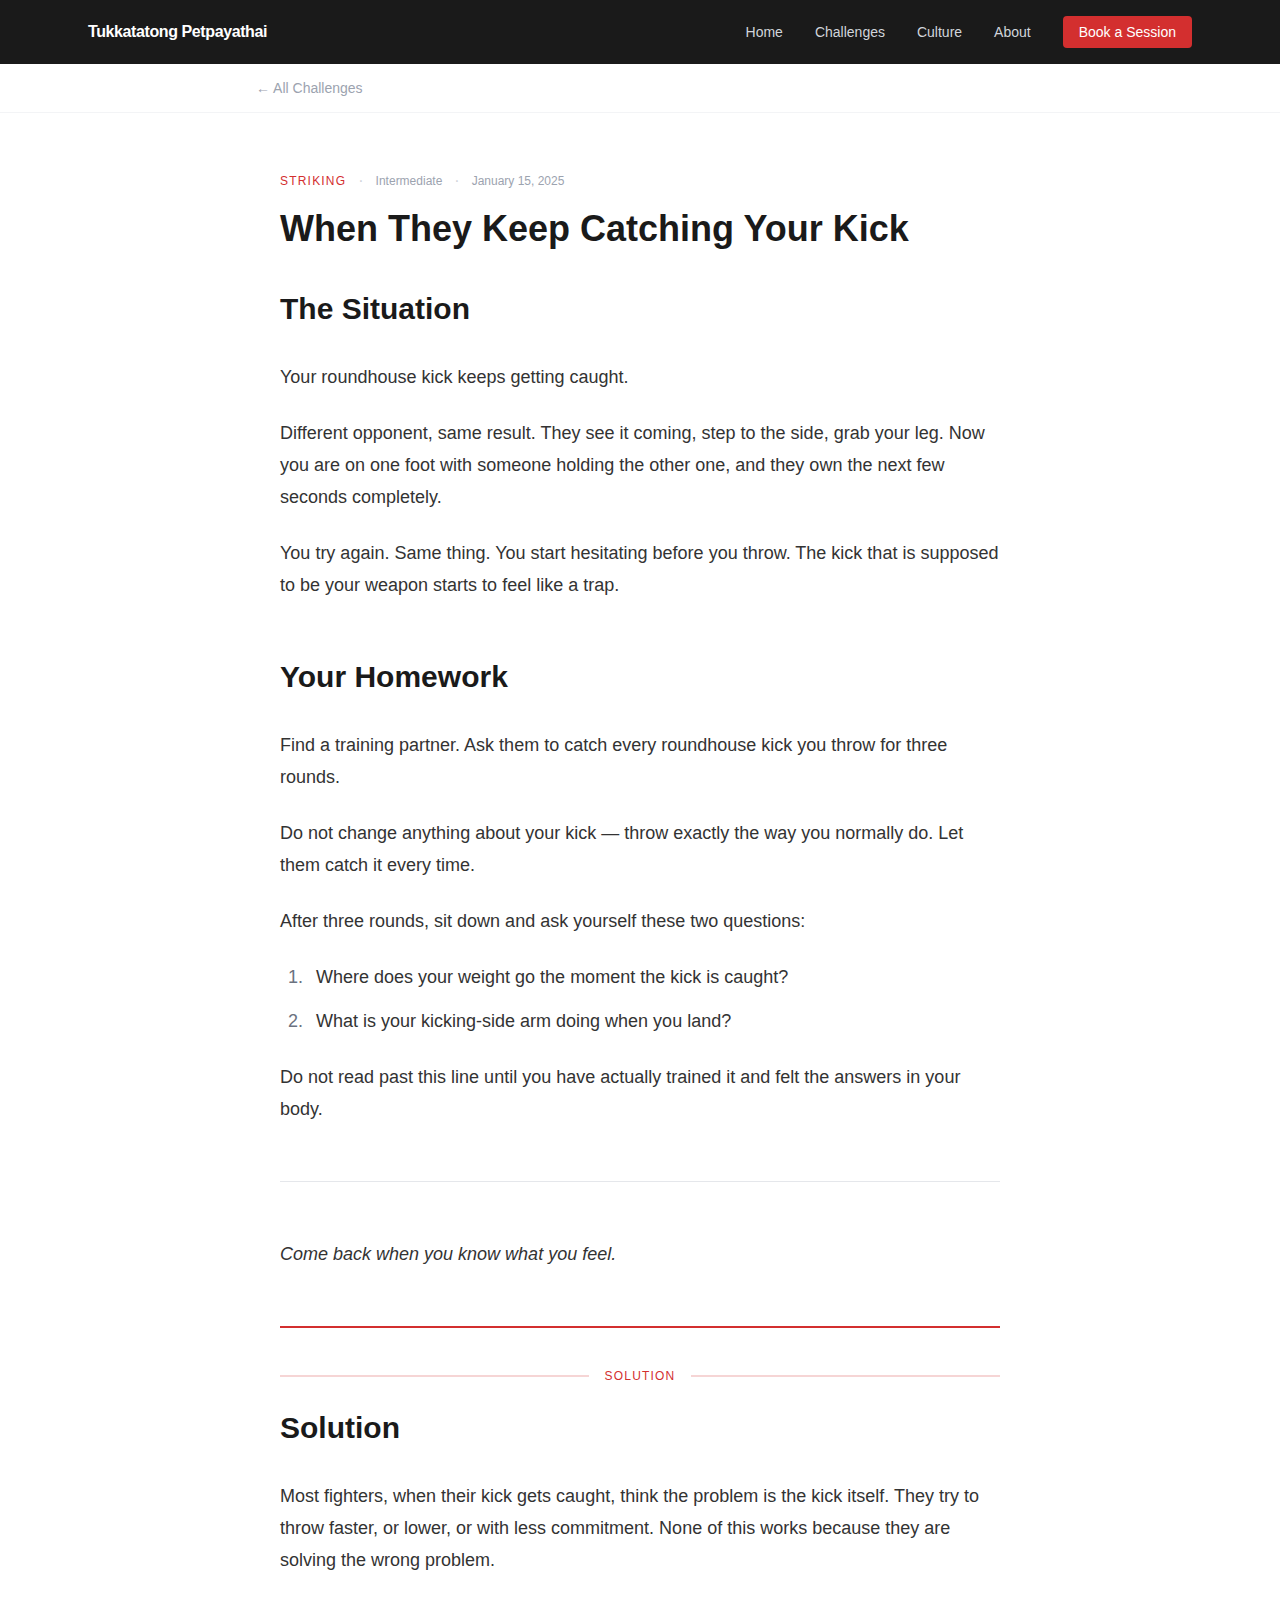
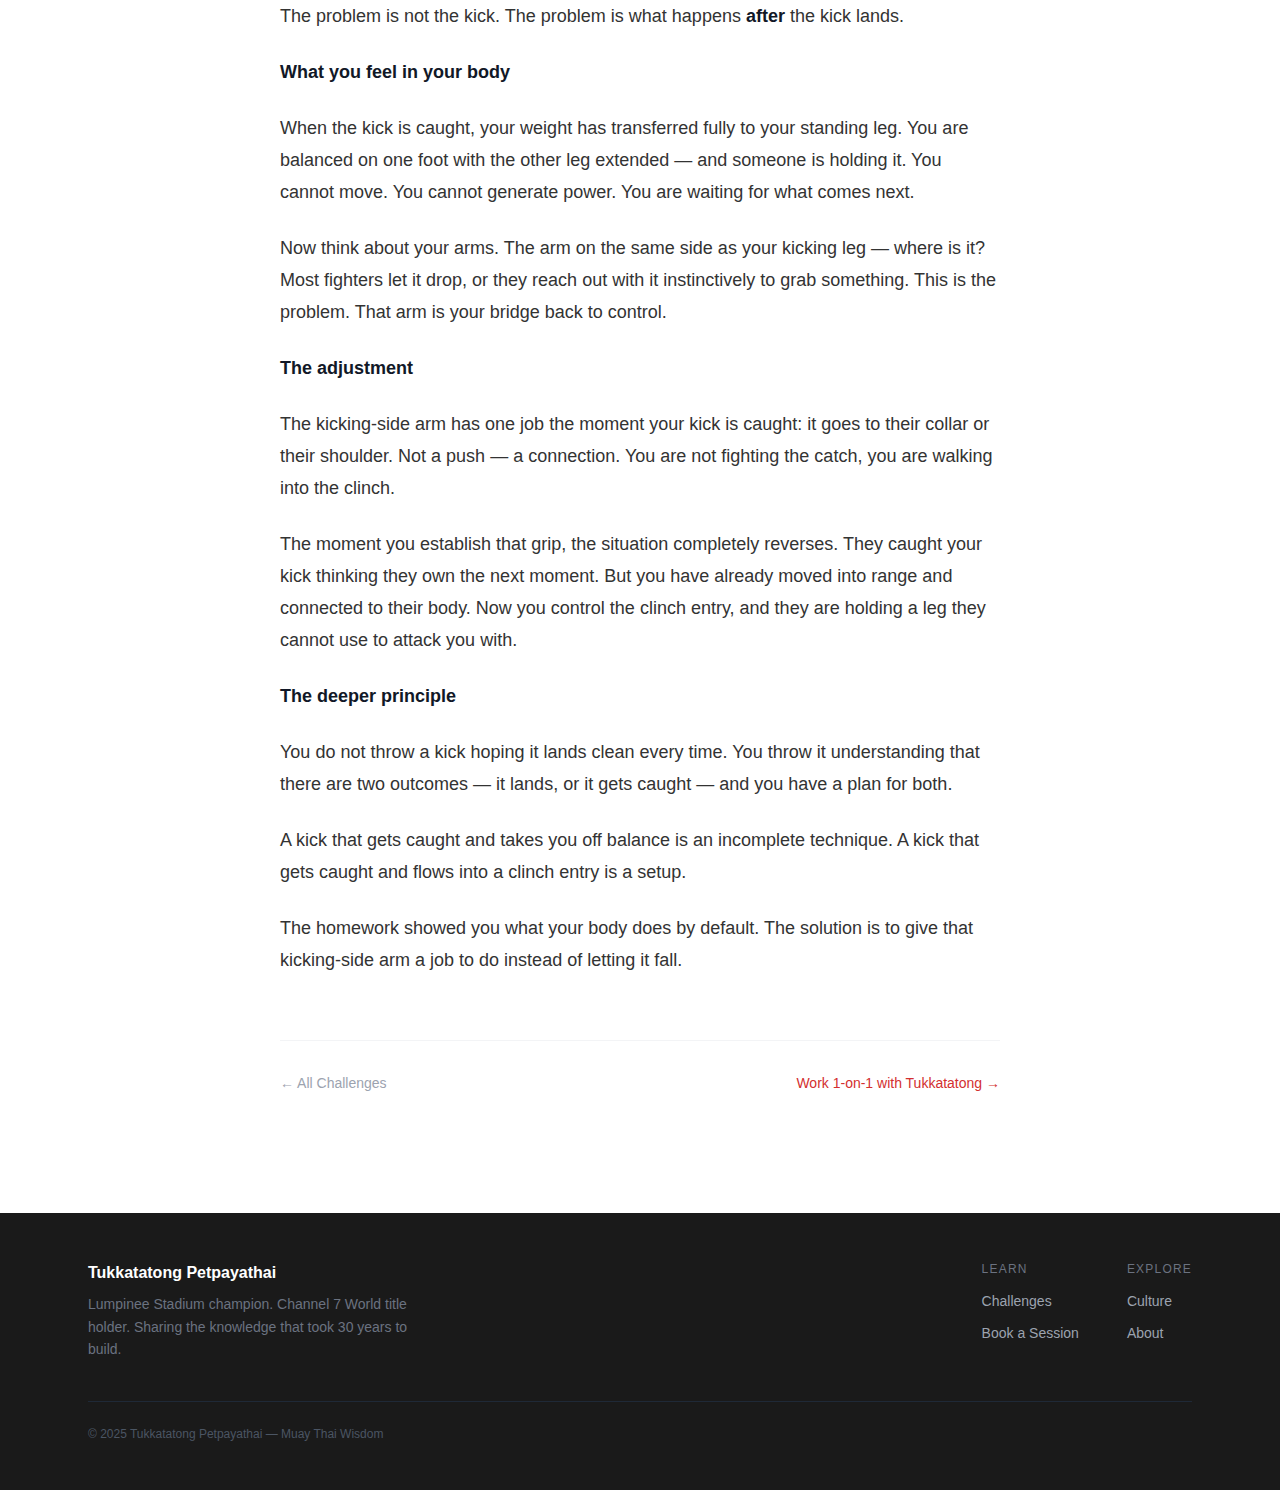
<file: challenges/kick-catch.html>
<!DOCTYPE html><!--06JqdTDIgfr5ihXpBjy7y--><html lang="en"><head><meta charSet="utf-8"/><meta name="viewport" content="width=device-width, initial-scale=1"/><link rel="stylesheet" href="/_next/static/css/f6603406d35b9612.css" data-precedence="next"/><link rel="preload" as="script" fetchPriority="low" href="/_next/static/chunks/webpack-4a462cecab786e93.js"/><script src="/_next/static/chunks/4bd1b696-c023c6e3521b1417.js" async=""></script><script src="/_next/static/chunks/255-6b79f309a27fb98b.js" async=""></script><script src="/_next/static/chunks/main-app-361136c58d5abfd7.js" async=""></script><script src="/_next/static/chunks/619-ba102abea3e3d0e4.js" async=""></script><script src="/_next/static/chunks/app/challenges/%5Bslug%5D/page-6cfbe6eec98bfcbd.js" async=""></script><title>When They Keep Catching Your Kick — Tukkatatong Petpayathai</title><meta name="description" content="Your roundhouse keeps getting caught. They grab your leg and you lose your balance — or worse, they step in with a counter and score clean. You know you should stop throwing. But it&#x27;s your strongest weapon."/><meta property="og:title" content="When They Keep Catching Your Kick — Tukkatatong Petpayathai"/><meta property="og:description" content="Your roundhouse keeps getting caught. They grab your leg and you lose your balance — or worse, they step in with a counter and score clean. You know you should stop throwing. But it&#x27;s your strongest weapon."/><meta property="og:site_name" content="Tukkatatong Petpayathai"/><meta property="og:type" content="website"/><meta name="twitter:card" content="summary"/><meta name="twitter:title" content="When They Keep Catching Your Kick — Tukkatatong Petpayathai"/><meta name="twitter:description" content="Your roundhouse keeps getting caught. They grab your leg and you lose your balance — or worse, they step in with a counter and score clean. You know you should stop throwing. But it&#x27;s your strongest weapon."/><script src="/_next/static/chunks/polyfills-42372ed130431b0a.js" noModule=""></script></head><body><div hidden=""><!--$--><!--/$--></div><header class="bg-brand-black sticky top-0 z-50"><nav class="max-w-6xl mx-auto px-6 h-16 flex items-center justify-between"><a class="text-white font-semibold text-base tracking-tight hover:text-gray-300 transition-colors" href="/">Tukkatatong Petpayathai</a><ul class="hidden md:flex items-center gap-8 list-none m-0 p-0"><li><a class="text-gray-300 hover:text-white transition-colors text-sm" href="/">Home</a></li><li><a class="text-gray-300 hover:text-white transition-colors text-sm" href="/challenges">Challenges</a></li><li><a class="text-gray-300 hover:text-white transition-colors text-sm" href="/culture">Culture</a></li><li><a class="text-gray-300 hover:text-white transition-colors text-sm" href="/about">About</a></li><li><a class="bg-brand-red text-white px-4 py-2 rounded text-sm font-medium hover:bg-brand-red-dark transition-colors" href="/book">Book a Session</a></li></ul><ul class="flex md:hidden items-center gap-4 list-none m-0 p-0 overflow-x-auto"><li class="shrink-0"><a class="text-gray-300 hover:text-white transition-colors text-xs" href="/">Home</a></li><li class="shrink-0"><a class="text-gray-300 hover:text-white transition-colors text-xs" href="/challenges">Challenges</a></li><li class="shrink-0"><a class="text-gray-300 hover:text-white transition-colors text-xs" href="/culture">Culture</a></li><li class="shrink-0"><a class="text-gray-300 hover:text-white transition-colors text-xs" href="/about">About</a></li><li class="shrink-0"><a class="bg-brand-red text-white px-3 py-1.5 rounded text-xs font-medium hover:bg-brand-red-dark transition-colors" href="/book">Book</a></li></ul></nav></header><main><div class="border-b border-gray-100 bg-white px-6 py-3"><div class="max-w-3xl mx-auto"><a class="text-sm text-gray-400 hover:text-brand-red transition-colors" href="/challenges">← All Challenges</a></div></div><article class="max-w-3xl mx-auto px-6 py-14"><div class="mb-10"><div class="flex items-center gap-3 mb-4"><span class="text-xs font-medium text-brand-red uppercase tracking-widest">Striking</span><span class="text-gray-300">·</span><span class="text-xs text-gray-400 capitalize">intermediate</span><span class="text-gray-300">·</span><span class="text-xs text-gray-400">January 15, 2025</span></div><h1 class="text-3xl md:text-4xl font-bold text-brand-black leading-tight">When They Keep Catching Your Kick</h1></div><div class="prose prose-lg max-w-none"><h2>The Situation</h2>
<p>Your roundhouse kick keeps getting caught.</p>
<p>Different opponent, same result. They see it coming, step to the side, grab your leg. Now you are on one foot with someone holding the other one, and they own the next few seconds completely.</p>
<p>You try again. Same thing. You start hesitating before you throw. The kick that is supposed to be your weapon starts to feel like a trap.</p>
<h2>Your Homework</h2>
<p>Find a training partner. Ask them to catch every roundhouse kick you throw for three rounds.</p>
<p>Do not change anything about your kick — throw exactly the way you normally do. Let them catch it every time.</p>
<p>After three rounds, sit down and ask yourself these two questions:</p>
<ol>
<li>Where does your weight go the moment the kick is caught?</li>
<li>What is your kicking-side arm doing when you land?</li>
</ol>
<p>Do not read past this line until you have actually trained it and felt the answers in your body.</p>
<hr/>
<p><em>Come back when you know what you feel.</em></p></div><div class="mt-14"><div class="border-t-2 border-brand-red pt-10"><div class="flex items-center gap-2 mb-6"><div class="h-0.5 flex-1 bg-brand-red/20"></div><span class="text-brand-red text-xs font-medium uppercase tracking-widest px-2">Solution</span><div class="h-0.5 flex-1 bg-brand-red/20"></div></div><div class="prose prose-lg max-w-none"><h2>Solution</h2>
<p>Most fighters, when their kick gets caught, think the problem is the kick itself. They try to throw faster, or lower, or with less commitment. None of this works because they are solving the wrong problem.</p>
<p>The problem is not the kick. The problem is what happens <strong>after</strong> the kick lands.</p>
<p><strong>What you feel in your body</strong></p>
<p>When the kick is caught, your weight has transferred fully to your standing leg. You are balanced on one foot with the other leg extended — and someone is holding it. You cannot move. You cannot generate power. You are waiting for what comes next.</p>
<p>Now think about your arms. The arm on the same side as your kicking leg — where is it? Most fighters let it drop, or they reach out with it instinctively to grab something. This is the problem. That arm is your bridge back to control.</p>
<p><strong>The adjustment</strong></p>
<p>The kicking-side arm has one job the moment your kick is caught: it goes to their collar or their shoulder. Not a push — a connection. You are not fighting the catch, you are walking into the clinch.</p>
<p>The moment you establish that grip, the situation completely reverses. They caught your kick thinking they own the next moment. But you have already moved into range and connected to their body. Now you control the clinch entry, and they are holding a leg they cannot use to attack you with.</p>
<p><strong>The deeper principle</strong></p>
<p>You do not throw a kick hoping it lands clean every time. You throw it understanding that there are two outcomes — it lands, or it gets caught — and you have a plan for both.</p>
<p>A kick that gets caught and takes you off balance is an incomplete technique. A kick that gets caught and flows into a clinch entry is a setup.</p>
<p>The homework showed you what your body does by default. The solution is to give that kicking-side arm a job to do instead of letting it fall.</p></div></div></div><div class="mt-16 pt-8 border-t border-gray-100 flex justify-between items-center"><a class="text-sm text-gray-400 hover:text-brand-red transition-colors" href="/challenges">← All Challenges</a><a class="text-sm text-brand-red font-medium hover:underline" href="/book">Work 1-on-1 with Tukkatatong →</a></div></article></main><!--$--><!--/$--><footer class="bg-brand-black text-gray-400 py-12 mt-16"><div class="max-w-6xl mx-auto px-6"><div class="flex flex-col md:flex-row justify-between items-start gap-8"><div><p class="text-white font-semibold mb-2">Tukkatatong Petpayathai</p><p class="text-sm text-gray-500 max-w-xs leading-relaxed">Lumpinee Stadium champion. Channel 7 World title holder. Sharing the knowledge that took 30 years to build.</p></div><nav class="flex gap-12"><div><p class="text-xs text-gray-500 uppercase tracking-widest mb-3">Learn</p><ul class="space-y-2 list-none p-0 m-0"><li><a class="text-sm text-gray-400 hover:text-white transition-colors" href="/challenges">Challenges</a></li><li><a class="text-sm text-gray-400 hover:text-white transition-colors" href="/book">Book a Session</a></li></ul></div><div><p class="text-xs text-gray-500 uppercase tracking-widest mb-3">Explore</p><ul class="space-y-2 list-none p-0 m-0"><li><a class="text-sm text-gray-400 hover:text-white transition-colors" href="/culture">Culture</a></li><li><a class="text-sm text-gray-400 hover:text-white transition-colors" href="/about">About</a></li></ul></div></nav></div><div class="border-t border-gray-800 mt-10 pt-6 text-xs text-gray-600">© 2025 Tukkatatong Petpayathai — Muay Thai Wisdom</div></div></footer><script src="/_next/static/chunks/webpack-4a462cecab786e93.js" id="_R_" async=""></script><script>(self.__next_f=self.__next_f||[]).push([0])</script><script>self.__next_f.push([1,"1:\"$Sreact.fragment\"\n2:I[2619,[\"619\",\"static/chunks/619-ba102abea3e3d0e4.js\",\"99\",\"static/chunks/app/challenges/%5Bslug%5D/page-6cfbe6eec98bfcbd.js\"],\"\"]\n3:I[9766,[],\"\"]\n4:I[8924,[],\"\"]\nd:I[7150,[],\"\"]\n:HL[\"/_next/static/css/f6603406d35b9612.css\",\"style\"]\n"])</script><script>self.__next_f.push([1,"0:{\"P\":null,\"b\":\"06JqdTDIgfr5ihXpBjy7y\",\"p\":\"\",\"c\":[\"\",\"challenges\",\"kick-catch\"],\"i\":false,\"f\":[[[\"\",{\"children\":[\"challenges\",{\"children\":[[\"slug\",\"kick-catch\",\"d\"],{\"children\":[\"__PAGE__\",{}]}]}]},\"$undefined\",\"$undefined\",true],[\"\",[\"$\",\"$1\",\"c\",{\"children\":[[[\"$\",\"link\",\"0\",{\"rel\":\"stylesheet\",\"href\":\"/_next/static/css/f6603406d35b9612.css\",\"precedence\":\"next\",\"crossOrigin\":\"$undefined\",\"nonce\":\"$undefined\"}]],[\"$\",\"html\",null,{\"lang\":\"en\",\"children\":[\"$\",\"body\",null,{\"children\":[[\"$\",\"header\",null,{\"className\":\"bg-brand-black sticky top-0 z-50\",\"children\":[\"$\",\"nav\",null,{\"className\":\"max-w-6xl mx-auto px-6 h-16 flex items-center justify-between\",\"children\":[[\"$\",\"$L2\",null,{\"href\":\"/\",\"className\":\"text-white font-semibold text-base tracking-tight hover:text-gray-300 transition-colors\",\"children\":\"Tukkatatong Petpayathai\"}],[\"$\",\"ul\",null,{\"className\":\"hidden md:flex items-center gap-8 list-none m-0 p-0\",\"children\":[[[\"$\",\"li\",\"/\",{\"children\":[\"$\",\"$L2\",null,{\"href\":\"/\",\"className\":\"text-gray-300 hover:text-white transition-colors text-sm\",\"children\":\"Home\"}]}],[\"$\",\"li\",\"/challenges\",{\"children\":[\"$\",\"$L2\",null,{\"href\":\"/challenges\",\"className\":\"text-gray-300 hover:text-white transition-colors text-sm\",\"children\":\"Challenges\"}]}],[\"$\",\"li\",\"/culture\",{\"children\":[\"$\",\"$L2\",null,{\"href\":\"/culture\",\"className\":\"text-gray-300 hover:text-white transition-colors text-sm\",\"children\":\"Culture\"}]}],[\"$\",\"li\",\"/about\",{\"children\":[\"$\",\"$L2\",null,{\"href\":\"/about\",\"className\":\"text-gray-300 hover:text-white transition-colors text-sm\",\"children\":\"About\"}]}]],[\"$\",\"li\",null,{\"children\":[\"$\",\"$L2\",null,{\"href\":\"/book\",\"className\":\"bg-brand-red text-white px-4 py-2 rounded text-sm font-medium hover:bg-brand-red-dark transition-colors\",\"children\":\"Book a Session\"}]}]]}],[\"$\",\"ul\",null,{\"className\":\"flex md:hidden items-center gap-4 list-none m-0 p-0 overflow-x-auto\",\"children\":[[[\"$\",\"li\",\"/\",{\"className\":\"shrink-0\",\"children\":[\"$\",\"$L2\",null,{\"href\":\"/\",\"className\":\"text-gray-300 hover:text-white transition-colors text-xs\",\"children\":\"Home\"}]}],[\"$\",\"li\",\"/challenges\",{\"className\":\"shrink-0\",\"children\":[\"$\",\"$L2\",null,{\"href\":\"/challenges\",\"className\":\"text-gray-300 hover:text-white transition-colors text-xs\",\"children\":\"Challenges\"}]}],[\"$\",\"li\",\"/culture\",{\"className\":\"shrink-0\",\"children\":[\"$\",\"$L2\",null,{\"href\":\"/culture\",\"className\":\"text-gray-300 hover:text-white transition-colors text-xs\",\"children\":\"Culture\"}]}],[\"$\",\"li\",\"/about\",{\"className\":\"shrink-0\",\"children\":[\"$\",\"$L2\",null,{\"href\":\"/about\",\"className\":\"text-gray-300 hover:text-white transition-colors text-xs\",\"children\":\"About\"}]}]],[\"$\",\"li\",null,{\"className\":\"shrink-0\",\"children\":[\"$\",\"$L2\",null,{\"href\":\"/book\",\"className\":\"bg-brand-red text-white px-3 py-1.5 rounded text-xs font-medium hover:bg-brand-red-dark transition-colors\",\"children\":\"Book\"}]}]]}]]}]}],[\"$\",\"$L3\",null,{\"parallelRouterKey\":\"children\",\"error\":\"$undefined\",\"errorStyles\":\"$undefined\",\"errorScripts\":\"$undefined\",\"template\":[\"$\",\"$L4\",null,{}],\"templateStyles\":\"$undefined\",\"templateScripts\":\"$undefined\",\"notFound\":[[[\"$\",\"title\",null,{\"children\":\"404: This page could not be found.\"}],[\"$\",\"div\",null,{\"style\":{\"fontFamily\":\"system-ui,\\\"Segoe UI\\\",Roboto,Helvetica,Arial,sans-serif,\\\"Apple Color Emoji\\\",\\\"Segoe UI Emoji\\\"\",\"height\":\"100vh\",\"textAlign\":\"center\",\"display\":\"flex\",\"flexDirection\":\"column\",\"alignItems\":\"center\",\"justifyContent\":\"center\"},\"children\":[\"$\",\"div\",null,{\"children\":[[\"$\",\"style\",null,{\"dangerouslySetInnerHTML\":{\"__html\":\"body{color:#000;background:#fff;margin:0}.next-error-h1{border-right:1px solid rgba(0,0,0,.3)}@media (prefers-color-scheme:dark){body{color:#fff;background:#000}.next-error-h1{border-right:1px solid rgba(255,255,255,.3)}}\"}}],[\"$\",\"h1\",null,{\"className\":\"next-error-h1\",\"style\":{\"display\":\"inline-block\",\"margin\":\"0 20px 0 0\",\"padding\":\"0 23px 0 0\",\"fontSize\":24,\"fontWeight\":500,\"verticalAlign\":\"top\",\"lineHeight\":\"49px\"},\"children\":404}],[\"$\",\"div\",null,{\"style\":{\"display\":\"inline-block\"},\"children\":[\"$\",\"h2\",null,{\"style\":{\"fontSize\":14,\"fontWeight\":400,\"lineHeight\":\"49px\",\"margin\":0},\"children\":\"This page could not be found.\"}]}]]}]}]],[]],\"forbidden\":\"$undefined\",\"unauthorized\":\"$undefined\"}],[\"$\",\"footer\",null,{\"className\":\"bg-brand-black text-gray-400 py-12 mt-16\",\"children\":[\"$\",\"div\",null,{\"className\":\"max-w-6xl mx-auto px-6\",\"children\":[[\"$\",\"div\",null,{\"className\":\"flex flex-col md:flex-row justify-between items-start gap-8\",\"children\":[[\"$\",\"div\",null,{\"children\":[\"$L5\",\"$L6\"]}],\"$L7\"]}],\"$L8\"]}]}]]}]}]]}],{\"children\":[\"challenges\",\"$L9\",{\"children\":[[\"slug\",\"kick-catch\",\"d\"],\"$La\",{\"children\":[\"__PAGE__\",\"$Lb\",{},null,false]},null,false]},null,false]},null,false],\"$Lc\",false]],\"m\":\"$undefined\",\"G\":[\"$d\",[]],\"s\":false,\"S\":true}\n"])</script><script>self.__next_f.push([1,"f:I[4431,[],\"OutletBoundary\"]\n11:I[5278,[],\"AsyncMetadataOutlet\"]\n13:I[4431,[],\"ViewportBoundary\"]\n15:I[4431,[],\"MetadataBoundary\"]\n16:\"$Sreact.suspense\"\n5:[\"$\",\"p\",null,{\"className\":\"text-white font-semibold mb-2\",\"children\":\"Tukkatatong Petpayathai\"}]\n6:[\"$\",\"p\",null,{\"className\":\"text-sm text-gray-500 max-w-xs leading-relaxed\",\"children\":\"Lumpinee Stadium champion. Channel 7 World title holder. Sharing the knowledge that took 30 years to build.\"}]\n"])</script><script>self.__next_f.push([1,"7:[\"$\",\"nav\",null,{\"className\":\"flex gap-12\",\"children\":[[\"$\",\"div\",null,{\"children\":[[\"$\",\"p\",null,{\"className\":\"text-xs text-gray-500 uppercase tracking-widest mb-3\",\"children\":\"Learn\"}],[\"$\",\"ul\",null,{\"className\":\"space-y-2 list-none p-0 m-0\",\"children\":[[\"$\",\"li\",null,{\"children\":[\"$\",\"$L2\",null,{\"href\":\"/challenges\",\"className\":\"text-sm text-gray-400 hover:text-white transition-colors\",\"children\":\"Challenges\"}]}],[\"$\",\"li\",null,{\"children\":[\"$\",\"$L2\",null,{\"href\":\"/book\",\"className\":\"text-sm text-gray-400 hover:text-white transition-colors\",\"children\":\"Book a Session\"}]}]]}]]}],[\"$\",\"div\",null,{\"children\":[[\"$\",\"p\",null,{\"className\":\"text-xs text-gray-500 uppercase tracking-widest mb-3\",\"children\":\"Explore\"}],[\"$\",\"ul\",null,{\"className\":\"space-y-2 list-none p-0 m-0\",\"children\":[[\"$\",\"li\",null,{\"children\":[\"$\",\"$L2\",null,{\"href\":\"/culture\",\"className\":\"text-sm text-gray-400 hover:text-white transition-colors\",\"children\":\"Culture\"}]}],[\"$\",\"li\",null,{\"children\":[\"$\",\"$L2\",null,{\"href\":\"/about\",\"className\":\"text-sm text-gray-400 hover:text-white transition-colors\",\"children\":\"About\"}]}]]}]]}]]}]\n"])</script><script>self.__next_f.push([1,"8:[\"$\",\"div\",null,{\"className\":\"border-t border-gray-800 mt-10 pt-6 text-xs text-gray-600\",\"children\":\"© 2025 Tukkatatong Petpayathai — Muay Thai Wisdom\"}]\n9:[\"$\",\"$1\",\"c\",{\"children\":[null,[\"$\",\"$L3\",null,{\"parallelRouterKey\":\"children\",\"error\":\"$undefined\",\"errorStyles\":\"$undefined\",\"errorScripts\":\"$undefined\",\"template\":[\"$\",\"$L4\",null,{}],\"templateStyles\":\"$undefined\",\"templateScripts\":\"$undefined\",\"notFound\":\"$undefined\",\"forbidden\":\"$undefined\",\"unauthorized\":\"$undefined\"}]]}]\na:[\"$\",\"$1\",\"c\",{\"children\":[null,[\"$\",\"$L3\",null,{\"parallelRouterKey\":\"children\",\"error\":\"$undefined\",\"errorStyles\":\"$undefined\",\"errorScripts\":\"$undefined\",\"template\":[\"$\",\"$L4\",null,{}],\"templateStyles\":\"$undefined\",\"templateScripts\":\"$undefined\",\"notFound\":\"$undefined\",\"forbidden\":\"$undefined\",\"unauthorized\":\"$undefined\"}]]}]\nb:[\"$\",\"$1\",\"c\",{\"children\":[\"$Le\",null,[\"$\",\"$Lf\",null,{\"children\":[\"$L10\",[\"$\",\"$L11\",null,{\"promise\":\"$@12\"}]]}]]}]\nc:[\"$\",\"$1\",\"h\",{\"children\":[null,[[\"$\",\"$L13\",null,{\"children\":\"$L14\"}],null],[\"$\",\"$L15\",null,{\"children\":[\"$\",\"div\",null,{\"hidden\":true,\"children\":[\"$\",\"$16\",null,{\"fallback\":null,\"children\":\"$L17\"}]}]}]]}]\n"])</script><script>self.__next_f.push([1,"e:[\"$\",\"main\",null,{\"children\":[[\"$\",\"div\",null,{\"className\":\"border-b border-gray-100 bg-white px-6 py-3\",\"children\":[\"$\",\"div\",null,{\"className\":\"max-w-3xl mx-auto\",\"children\":[\"$\",\"$L2\",null,{\"href\":\"/challenges\",\"className\":\"text-sm text-gray-400 hover:text-brand-red transition-colors\",\"children\":\"← All Challenges\"}]}]}],[\"$\",\"article\",null,{\"className\":\"max-w-3xl mx-auto px-6 py-14\",\"children\":[[\"$\",\"div\",null,{\"className\":\"mb-10\",\"children\":[[\"$\",\"div\",null,{\"className\":\"flex items-center gap-3 mb-4\",\"children\":[[\"$\",\"span\",null,{\"className\":\"text-xs font-medium text-brand-red uppercase tracking-widest\",\"children\":\"Striking\"}],[\"$\",\"span\",null,{\"className\":\"text-gray-300\",\"children\":\"·\"}],[\"$\",\"span\",null,{\"className\":\"text-xs text-gray-400 capitalize\",\"children\":\"intermediate\"}],[\"$\",\"span\",null,{\"className\":\"text-gray-300\",\"children\":\"·\"}],[\"$\",\"span\",null,{\"className\":\"text-xs text-gray-400\",\"children\":\"January 15, 2025\"}]]}],[\"$\",\"h1\",null,{\"className\":\"text-3xl md:text-4xl font-bold text-brand-black leading-tight\",\"children\":\"When They Keep Catching Your Kick\"}]]}],[\"$\",\"div\",null,{\"className\":\"prose prose-lg max-w-none\",\"children\":\"$L18\"}],[\"$\",\"div\",null,{\"className\":\"mt-14\",\"children\":[\"$\",\"div\",null,{\"className\":\"border-t-2 border-brand-red pt-10\",\"children\":[[\"$\",\"div\",null,{\"className\":\"flex items-center gap-2 mb-6\",\"children\":[[\"$\",\"div\",null,{\"className\":\"h-0.5 flex-1 bg-brand-red/20\"}],[\"$\",\"span\",null,{\"className\":\"text-brand-red text-xs font-medium uppercase tracking-widest px-2\",\"children\":\"Solution\"}],[\"$\",\"div\",null,{\"className\":\"h-0.5 flex-1 bg-brand-red/20\"}]]}],[\"$\",\"div\",null,{\"className\":\"prose prose-lg max-w-none\",\"children\":\"$L19\"}]]}]}],[\"$\",\"div\",null,{\"className\":\"mt-16 pt-8 border-t border-gray-100 flex justify-between items-center\",\"children\":[[\"$\",\"$L2\",null,{\"href\":\"/challenges\",\"className\":\"text-sm text-gray-400 hover:text-brand-red transition-colors\",\"children\":\"← All Challenges\"}],[\"$\",\"$L2\",null,{\"href\":\"/book\",\"className\":\"text-sm text-brand-red font-medium hover:underline\",\"children\":\"Work 1-on-1 with Tukkatatong →\"}]]}]]}]]}]\n"])</script><script>self.__next_f.push([1,"18:[[\"$\",\"h2\",null,{\"children\":\"The Situation\"}],\"\\n\",[\"$\",\"p\",null,{\"children\":\"Your roundhouse kick keeps getting caught.\"}],\"\\n\",[\"$\",\"p\",null,{\"children\":\"Different opponent, same result. They see it coming, step to the side, grab your leg. Now you are on one foot with someone holding the other one, and they own the next few seconds completely.\"}],\"\\n\",[\"$\",\"p\",null,{\"children\":\"You try again. Same thing. You start hesitating before you throw. The kick that is supposed to be your weapon starts to feel like a trap.\"}],\"\\n\",[\"$\",\"h2\",null,{\"children\":\"Your Homework\"}],\"\\n\",[\"$\",\"p\",null,{\"children\":\"Find a training partner. Ask them to catch every roundhouse kick you throw for three rounds.\"}],\"\\n\",[\"$\",\"p\",null,{\"children\":\"Do not change anything about your kick — throw exactly the way you normally do. Let them catch it every time.\"}],\"\\n\",[\"$\",\"p\",null,{\"children\":\"After three rounds, sit down and ask yourself these two questions:\"}],\"\\n\",[\"$\",\"ol\",null,{\"children\":[\"\\n\",[\"$\",\"li\",null,{\"children\":\"Where does your weight go the moment the kick is caught?\"}],\"\\n\",[\"$\",\"li\",null,{\"children\":\"What is your kicking-side arm doing when you land?\"}],\"\\n\"]}],\"\\n\",[\"$\",\"p\",null,{\"children\":\"Do not read past this line until you have actually trained it and felt the answers in your body.\"}],\"\\n\",[\"$\",\"hr\",null,{}],\"\\n\",[\"$\",\"p\",null,{\"children\":[\"$\",\"em\",null,{\"children\":\"Come back when you know what you feel.\"}]}]]\n"])</script><script>self.__next_f.push([1,"19:[[\"$\",\"h2\",null,{\"children\":\"Solution\"}],\"\\n\",[\"$\",\"p\",null,{\"children\":\"Most fighters, when their kick gets caught, think the problem is the kick itself. They try to throw faster, or lower, or with less commitment. None of this works because they are solving the wrong problem.\"}],\"\\n\",[\"$\",\"p\",null,{\"children\":[\"The problem is not the kick. The problem is what happens \",[\"$\",\"strong\",null,{\"children\":\"after\"}],\" the kick lands.\"]}],\"\\n\",[\"$\",\"p\",null,{\"children\":[\"$\",\"strong\",null,{\"children\":\"What you feel in your body\"}]}],\"\\n\",[\"$\",\"p\",null,{\"children\":\"When the kick is caught, your weight has transferred fully to your standing leg. You are balanced on one foot with the other leg extended — and someone is holding it. You cannot move. You cannot generate power. You are waiting for what comes next.\"}],\"\\n\",[\"$\",\"p\",null,{\"children\":\"Now think about your arms. The arm on the same side as your kicking leg — where is it? Most fighters let it drop, or they reach out with it instinctively to grab something. This is the problem. That arm is your bridge back to control.\"}],\"\\n\",[\"$\",\"p\",null,{\"children\":[\"$\",\"strong\",null,{\"children\":\"The adjustment\"}]}],\"\\n\",[\"$\",\"p\",null,{\"children\":\"The kicking-side arm has one job the moment your kick is caught: it goes to their collar or their shoulder. Not a push — a connection. You are not fighting the catch, you are walking into the clinch.\"}],\"\\n\",[\"$\",\"p\",null,{\"children\":\"The moment you establish that grip, the situation completely reverses. They caught your kick thinking they own the next moment. But you have already moved into range and connected to their body. Now you control the clinch entry, and they are holding a leg they cannot use to attack you with.\"}],\"\\n\",[\"$\",\"p\",null,{\"children\":[\"$\",\"strong\",null,{\"children\":\"The deeper principle\"}]}],\"\\n\",[\"$\",\"p\",null,{\"children\":\"You do not throw a kick hoping it lands clean every time. You throw it understanding that there are two outcomes — it lands, or it gets caught — and you have a plan for both.\"}],\"\\n\",[\"$\",\"p\",null,{\"children\":\"A kick that gets caught and takes you off balance is an incomplete technique. A kick that gets caught and flows into a clinch entry is a setup.\"}],\"\\n\",[\"$\",\"p\",null,{\"children\":\"The homework showed you what your body does by default. The solution is to give that kicking-side arm a job to do instead of letting it fall.\"}]]\n"])</script><script>self.__next_f.push([1,"14:[[\"$\",\"meta\",\"0\",{\"charSet\":\"utf-8\"}],[\"$\",\"meta\",\"1\",{\"name\":\"viewport\",\"content\":\"width=device-width, initial-scale=1\"}]]\n10:null\n"])</script><script>self.__next_f.push([1,"12:{\"metadata\":[[\"$\",\"title\",\"0\",{\"children\":\"When They Keep Catching Your Kick — Tukkatatong Petpayathai\"}],[\"$\",\"meta\",\"1\",{\"name\":\"description\",\"content\":\"Your roundhouse keeps getting caught. They grab your leg and you lose your balance — or worse, they step in with a counter and score clean. You know you should stop throwing. But it's your strongest weapon.\"}],[\"$\",\"meta\",\"2\",{\"property\":\"og:title\",\"content\":\"When They Keep Catching Your Kick — Tukkatatong Petpayathai\"}],[\"$\",\"meta\",\"3\",{\"property\":\"og:description\",\"content\":\"Your roundhouse keeps getting caught. They grab your leg and you lose your balance — or worse, they step in with a counter and score clean. You know you should stop throwing. But it's your strongest weapon.\"}],[\"$\",\"meta\",\"4\",{\"property\":\"og:site_name\",\"content\":\"Tukkatatong Petpayathai\"}],[\"$\",\"meta\",\"5\",{\"property\":\"og:type\",\"content\":\"website\"}],[\"$\",\"meta\",\"6\",{\"name\":\"twitter:card\",\"content\":\"summary\"}],[\"$\",\"meta\",\"7\",{\"name\":\"twitter:title\",\"content\":\"When They Keep Catching Your Kick — Tukkatatong Petpayathai\"}],[\"$\",\"meta\",\"8\",{\"name\":\"twitter:description\",\"content\":\"Your roundhouse keeps getting caught. They grab your leg and you lose your balance — or worse, they step in with a counter and score clean. You know you should stop throwing. But it's your strongest weapon.\"}]],\"error\":null,\"digest\":\"$undefined\"}\n"])</script><script>self.__next_f.push([1,"17:\"$12:metadata\"\n"])</script></body></html>
</file>
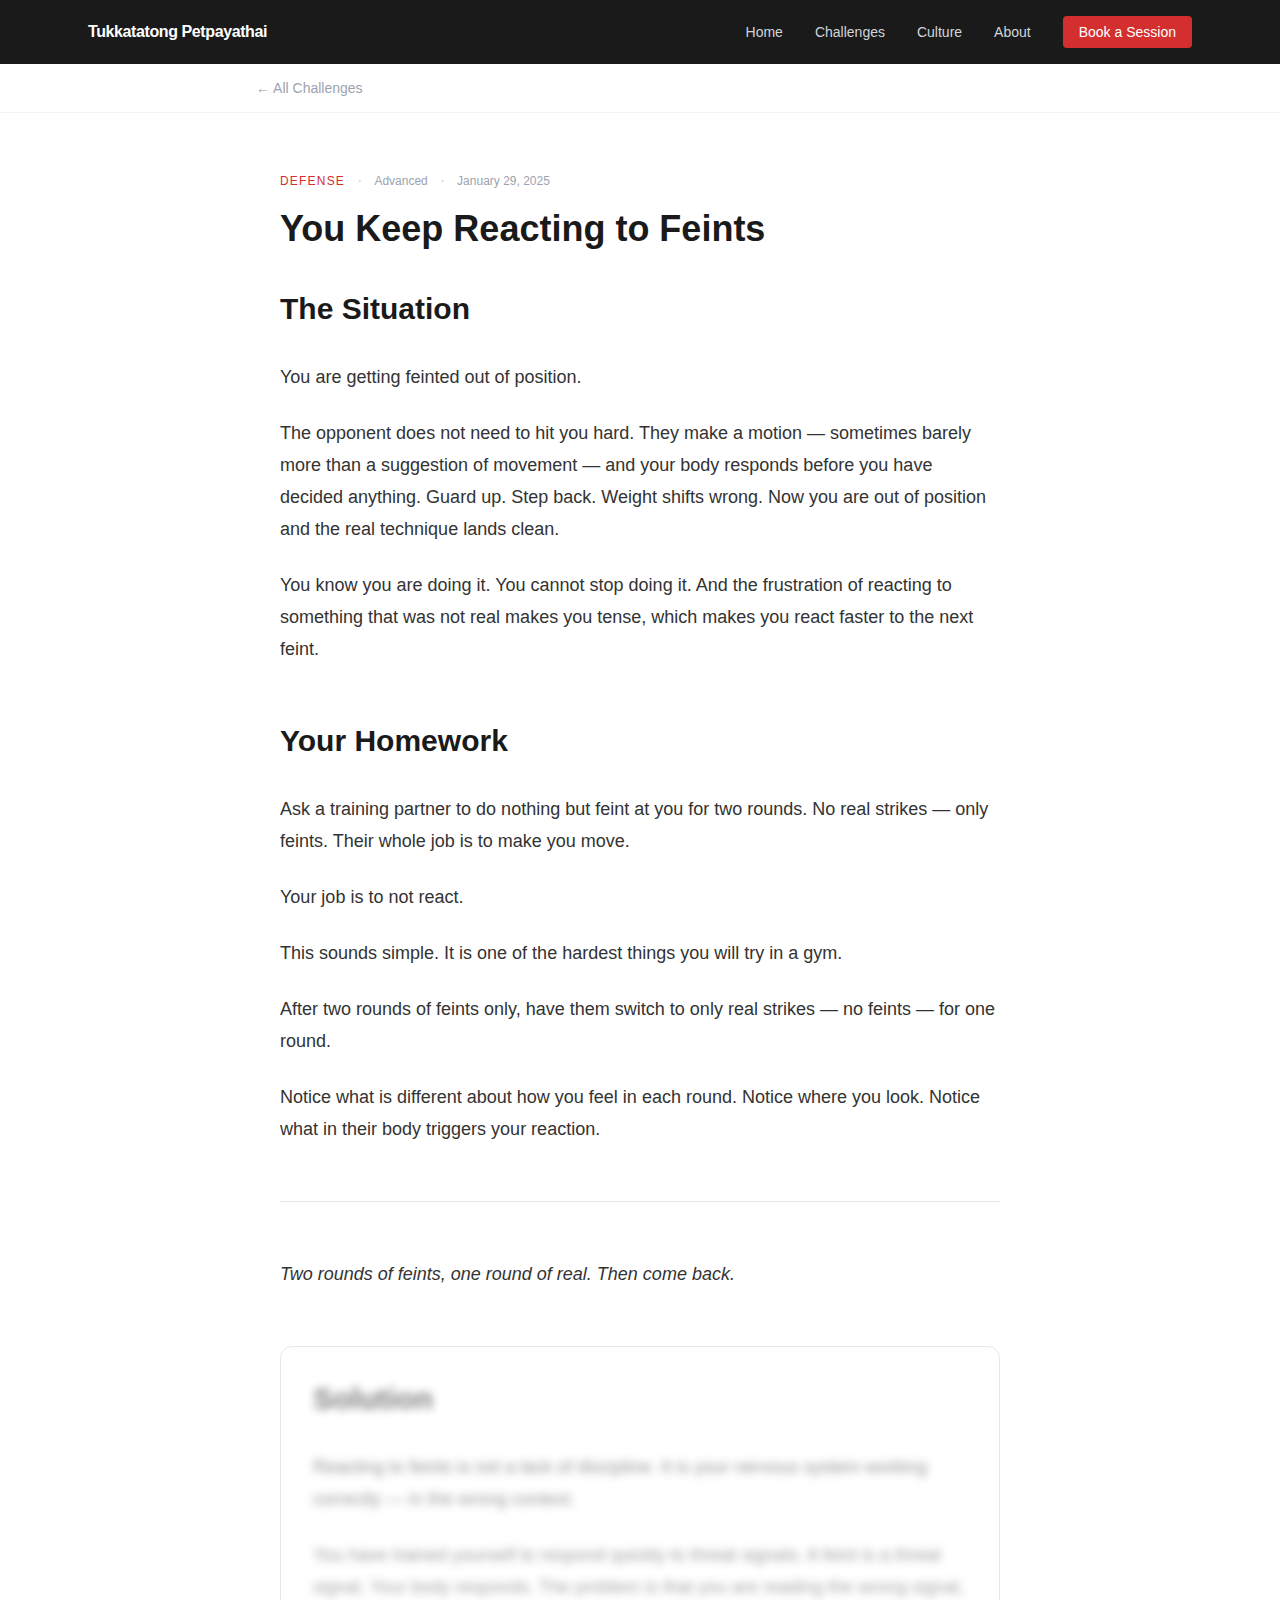
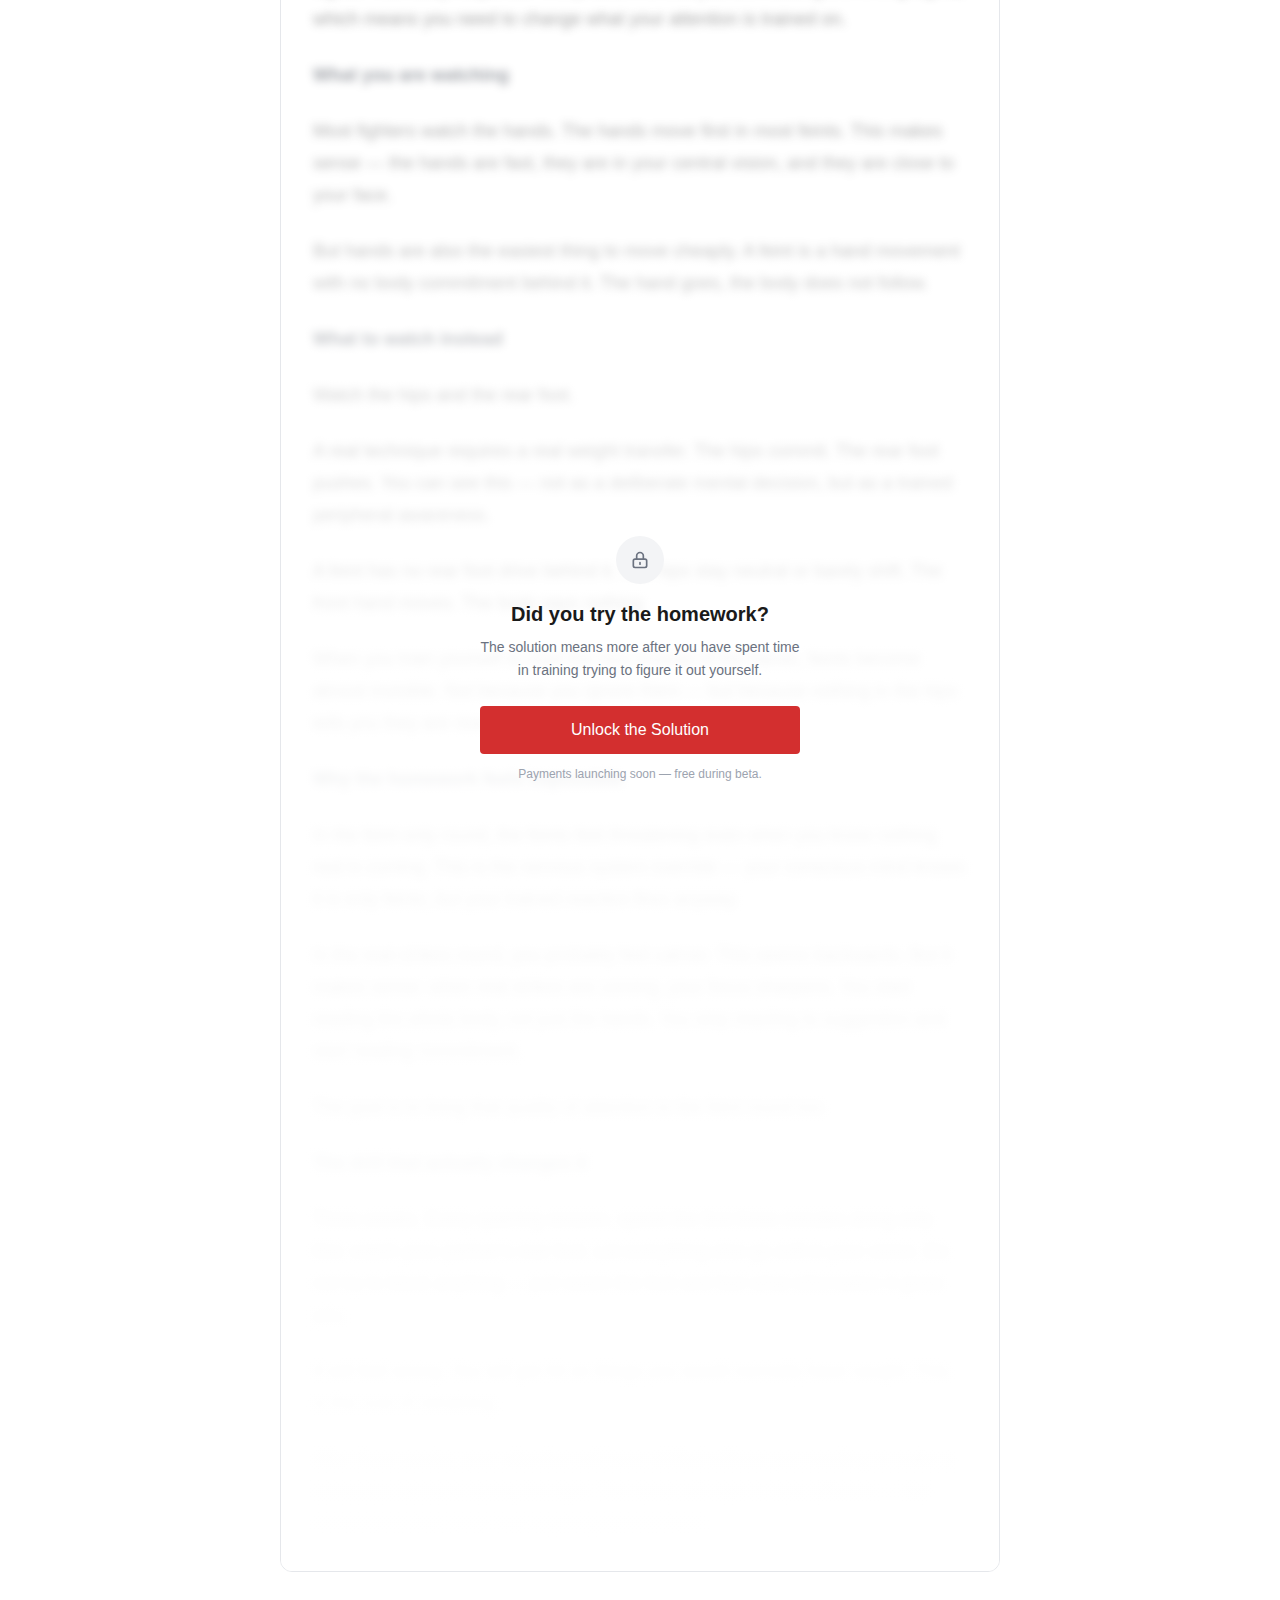
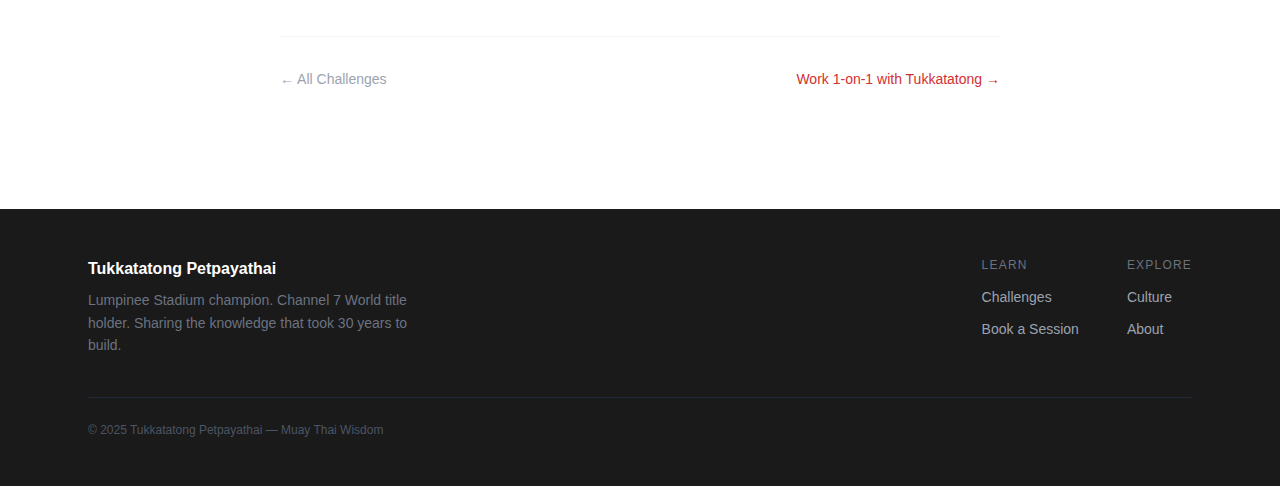
<file: challenges/reacting-to-feints.html>
<!DOCTYPE html><!--06JqdTDIgfr5ihXpBjy7y--><html lang="en"><head><meta charSet="utf-8"/><meta name="viewport" content="width=device-width, initial-scale=1"/><link rel="stylesheet" href="/_next/static/css/f6603406d35b9612.css" data-precedence="next"/><link rel="preload" as="script" fetchPriority="low" href="/_next/static/chunks/webpack-4a462cecab786e93.js"/><script src="/_next/static/chunks/4bd1b696-c023c6e3521b1417.js" async=""></script><script src="/_next/static/chunks/255-6b79f309a27fb98b.js" async=""></script><script src="/_next/static/chunks/main-app-361136c58d5abfd7.js" async=""></script><script src="/_next/static/chunks/619-ba102abea3e3d0e4.js" async=""></script><script src="/_next/static/chunks/app/challenges/%5Bslug%5D/page-6cfbe6eec98bfcbd.js" async=""></script><title>You Keep Reacting to Feints — Tukkatatong Petpayathai</title><meta name="description" content="Your opponent barely needs to throw anything real. One shoulder twitch and your guard goes up. A slight weight shift and you step back. They are controlling the whole fight with movements that never actually land — and scoring on the real ones while you are recovering from the fake."/><meta property="og:title" content="You Keep Reacting to Feints — Tukkatatong Petpayathai"/><meta property="og:description" content="Your opponent barely needs to throw anything real. One shoulder twitch and your guard goes up. A slight weight shift and you step back. They are controlling the whole fight with movements that never actually land — and scoring on the real ones while you are recovering from the fake."/><meta property="og:site_name" content="Tukkatatong Petpayathai"/><meta property="og:type" content="website"/><meta name="twitter:card" content="summary"/><meta name="twitter:title" content="You Keep Reacting to Feints — Tukkatatong Petpayathai"/><meta name="twitter:description" content="Your opponent barely needs to throw anything real. One shoulder twitch and your guard goes up. A slight weight shift and you step back. They are controlling the whole fight with movements that never actually land — and scoring on the real ones while you are recovering from the fake."/><script src="/_next/static/chunks/polyfills-42372ed130431b0a.js" noModule=""></script></head><body><div hidden=""><!--$--><!--/$--></div><header class="bg-brand-black sticky top-0 z-50"><nav class="max-w-6xl mx-auto px-6 h-16 flex items-center justify-between"><a class="text-white font-semibold text-base tracking-tight hover:text-gray-300 transition-colors" href="/">Tukkatatong Petpayathai</a><ul class="hidden md:flex items-center gap-8 list-none m-0 p-0"><li><a class="text-gray-300 hover:text-white transition-colors text-sm" href="/">Home</a></li><li><a class="text-gray-300 hover:text-white transition-colors text-sm" href="/challenges">Challenges</a></li><li><a class="text-gray-300 hover:text-white transition-colors text-sm" href="/culture">Culture</a></li><li><a class="text-gray-300 hover:text-white transition-colors text-sm" href="/about">About</a></li><li><a class="bg-brand-red text-white px-4 py-2 rounded text-sm font-medium hover:bg-brand-red-dark transition-colors" href="/book">Book a Session</a></li></ul><ul class="flex md:hidden items-center gap-4 list-none m-0 p-0 overflow-x-auto"><li class="shrink-0"><a class="text-gray-300 hover:text-white transition-colors text-xs" href="/">Home</a></li><li class="shrink-0"><a class="text-gray-300 hover:text-white transition-colors text-xs" href="/challenges">Challenges</a></li><li class="shrink-0"><a class="text-gray-300 hover:text-white transition-colors text-xs" href="/culture">Culture</a></li><li class="shrink-0"><a class="text-gray-300 hover:text-white transition-colors text-xs" href="/about">About</a></li><li class="shrink-0"><a class="bg-brand-red text-white px-3 py-1.5 rounded text-xs font-medium hover:bg-brand-red-dark transition-colors" href="/book">Book</a></li></ul></nav></header><main><div class="border-b border-gray-100 bg-white px-6 py-3"><div class="max-w-3xl mx-auto"><a class="text-sm text-gray-400 hover:text-brand-red transition-colors" href="/challenges">← All Challenges</a></div></div><article class="max-w-3xl mx-auto px-6 py-14"><div class="mb-10"><div class="flex items-center gap-3 mb-4"><span class="text-xs font-medium text-brand-red uppercase tracking-widest">Defense</span><span class="text-gray-300">·</span><span class="text-xs text-gray-400 capitalize">advanced</span><span class="text-gray-300">·</span><span class="text-xs text-gray-400">January 29, 2025</span></div><h1 class="text-3xl md:text-4xl font-bold text-brand-black leading-tight">You Keep Reacting to Feints</h1></div><div class="prose prose-lg max-w-none"><h2>The Situation</h2>
<p>You are getting feinted out of position.</p>
<p>The opponent does not need to hit you hard. They make a motion — sometimes barely more than a suggestion of movement — and your body responds before you have decided anything. Guard up. Step back. Weight shifts wrong. Now you are out of position and the real technique lands clean.</p>
<p>You know you are doing it. You cannot stop doing it. And the frustration of reacting to something that was not real makes you tense, which makes you react faster to the next feint.</p>
<h2>Your Homework</h2>
<p>Ask a training partner to do nothing but feint at you for two rounds. No real strikes — only feints. Their whole job is to make you move.</p>
<p>Your job is to not react.</p>
<p>This sounds simple. It is one of the hardest things you will try in a gym.</p>
<p>After two rounds of feints only, have them switch to only real strikes — no feints — for one round.</p>
<p>Notice what is different about how you feel in each round. Notice where you look. Notice what in their body triggers your reaction.</p>
<hr/>
<p><em>Two rounds of feints, one round of real. Then come back.</em></p></div><div class="mt-14"><div class="relative rounded-xl overflow-hidden border border-gray-200"><div class="blur-sm pointer-events-none select-none p-8 opacity-60"><div class="prose prose-lg max-w-none"><h2>Solution</h2>
<p>Reacting to feints is not a lack of discipline. It is your nervous system working correctly — in the wrong context.</p>
<p>You have trained yourself to respond quickly to threat signals. A feint is a threat signal. Your body responds. The problem is that you are reading the wrong signal, which means you need to change what your attention is trained on.</p>
<p><strong>What you are watching</strong></p>
<p>Most fighters watch the hands. The hands move first in most feints. This makes sense — the hands are fast, they are in your central vision, and they are close to your face.</p>
<p>But hands are also the easiest thing to move cheaply. A feint is a hand movement with no body commitment behind it. The hand goes, the body does not follow.</p>
<p><strong>What to watch instead</strong></p>
<p>Watch the hips and the rear foot.</p>
<p>A real technique requires a real weight transfer. The hips commit. The rear foot pushes. You can see this — not as a deliberate mental decision, but as a trained peripheral awareness.</p>
<p>A feint has no rear foot drive behind it. The hips stay neutral or barely shift. The front hand moves. The body says nothing.</p>
<p>When you train yourself to read the hips instead of the hands, feints become almost invisible. Not because you ignore them — but because nothing in the hips tells you they are real.</p>
<p><strong>Why the homework feels impossible</strong></p>
<p>In the feint-only round, the feints feel threatening even when you know nothing real is coming. This is the nervous system override — your conscious mind knows it is only feints, but your trained reaction fires anyway.</p>
<p>In the real-strikes round, you probably feel calmer. This seems backwards. But it makes sense: when real strikes are coming, your focus sharpens. You start reading the whole body, not just the hands. You stop reacting to suggestion and start reading commitment.</p>
<p>The goal is to bring that quality of attention to the feint round too.</p>
<p><strong>The drill that actually changes it</strong></p>
<p>Three weeks. Every sparring session, spend the first three minutes doing only this: watch your partner&#x27;s rear foot. Let everything else go soft in your vision. Do not try to block anything — just watch the foot and feel what information it gives you.</p>
<p>It will feel wrong. You will get hit on things you would normally have caught. This is the cost of retraining.</p>
<p>After three weeks, your attention will have shifted without you needing to make a conscious decision during the fight. The feints will start to look different — like movements that never had anything behind them.</p></div></div><div class="absolute inset-0 flex items-center justify-center bg-gradient-to-t from-white via-white/90 to-transparent"><div class="text-center px-8 py-10 max-w-sm"><div class="w-12 h-12 rounded-full bg-gray-100 flex items-center justify-center mx-auto mb-4"><svg class="w-5 h-5 text-gray-500" fill="none" stroke="currentColor" viewBox="0 0 24 24"><path stroke-linecap="round" stroke-linejoin="round" stroke-width="2" d="M12 15v2m-6 4h12a2 2 0 002-2v-6a2 2 0 00-2-2H6a2 2 0 00-2 2v6a2 2 0 002 2zm10-10V7a4 4 0 00-8 0v4h8z"></path></svg></div><h3 class="font-bold text-brand-black text-xl mb-2">Did you try the homework?</h3><p class="text-gray-500 text-sm leading-relaxed mb-6">The solution means more after you have spent time in training trying to figure it out yourself.</p><button class="w-full bg-brand-red text-white py-3 rounded font-medium hover:bg-brand-red-dark transition-colors">Unlock the Solution</button><p class="text-gray-400 text-xs mt-3">Payments launching soon — free during beta.</p></div></div></div></div><div class="mt-16 pt-8 border-t border-gray-100 flex justify-between items-center"><a class="text-sm text-gray-400 hover:text-brand-red transition-colors" href="/challenges">← All Challenges</a><a class="text-sm text-brand-red font-medium hover:underline" href="/book">Work 1-on-1 with Tukkatatong →</a></div></article></main><!--$--><!--/$--><footer class="bg-brand-black text-gray-400 py-12 mt-16"><div class="max-w-6xl mx-auto px-6"><div class="flex flex-col md:flex-row justify-between items-start gap-8"><div><p class="text-white font-semibold mb-2">Tukkatatong Petpayathai</p><p class="text-sm text-gray-500 max-w-xs leading-relaxed">Lumpinee Stadium champion. Channel 7 World title holder. Sharing the knowledge that took 30 years to build.</p></div><nav class="flex gap-12"><div><p class="text-xs text-gray-500 uppercase tracking-widest mb-3">Learn</p><ul class="space-y-2 list-none p-0 m-0"><li><a class="text-sm text-gray-400 hover:text-white transition-colors" href="/challenges">Challenges</a></li><li><a class="text-sm text-gray-400 hover:text-white transition-colors" href="/book">Book a Session</a></li></ul></div><div><p class="text-xs text-gray-500 uppercase tracking-widest mb-3">Explore</p><ul class="space-y-2 list-none p-0 m-0"><li><a class="text-sm text-gray-400 hover:text-white transition-colors" href="/culture">Culture</a></li><li><a class="text-sm text-gray-400 hover:text-white transition-colors" href="/about">About</a></li></ul></div></nav></div><div class="border-t border-gray-800 mt-10 pt-6 text-xs text-gray-600">© 2025 Tukkatatong Petpayathai — Muay Thai Wisdom</div></div></footer><script src="/_next/static/chunks/webpack-4a462cecab786e93.js" id="_R_" async=""></script><script>(self.__next_f=self.__next_f||[]).push([0])</script><script>self.__next_f.push([1,"1:\"$Sreact.fragment\"\n2:I[2619,[\"619\",\"static/chunks/619-ba102abea3e3d0e4.js\",\"99\",\"static/chunks/app/challenges/%5Bslug%5D/page-6cfbe6eec98bfcbd.js\"],\"\"]\n3:I[9766,[],\"\"]\n4:I[8924,[],\"\"]\nc:I[7150,[],\"\"]\n:HL[\"/_next/static/css/f6603406d35b9612.css\",\"style\"]\n"])</script><script>self.__next_f.push([1,"0:{\"P\":null,\"b\":\"06JqdTDIgfr5ihXpBjy7y\",\"p\":\"\",\"c\":[\"\",\"challenges\",\"reacting-to-feints\"],\"i\":false,\"f\":[[[\"\",{\"children\":[\"challenges\",{\"children\":[[\"slug\",\"reacting-to-feints\",\"d\"],{\"children\":[\"__PAGE__\",{}]}]}]},\"$undefined\",\"$undefined\",true],[\"\",[\"$\",\"$1\",\"c\",{\"children\":[[[\"$\",\"link\",\"0\",{\"rel\":\"stylesheet\",\"href\":\"/_next/static/css/f6603406d35b9612.css\",\"precedence\":\"next\",\"crossOrigin\":\"$undefined\",\"nonce\":\"$undefined\"}]],[\"$\",\"html\",null,{\"lang\":\"en\",\"children\":[\"$\",\"body\",null,{\"children\":[[\"$\",\"header\",null,{\"className\":\"bg-brand-black sticky top-0 z-50\",\"children\":[\"$\",\"nav\",null,{\"className\":\"max-w-6xl mx-auto px-6 h-16 flex items-center justify-between\",\"children\":[[\"$\",\"$L2\",null,{\"href\":\"/\",\"className\":\"text-white font-semibold text-base tracking-tight hover:text-gray-300 transition-colors\",\"children\":\"Tukkatatong Petpayathai\"}],[\"$\",\"ul\",null,{\"className\":\"hidden md:flex items-center gap-8 list-none m-0 p-0\",\"children\":[[[\"$\",\"li\",\"/\",{\"children\":[\"$\",\"$L2\",null,{\"href\":\"/\",\"className\":\"text-gray-300 hover:text-white transition-colors text-sm\",\"children\":\"Home\"}]}],[\"$\",\"li\",\"/challenges\",{\"children\":[\"$\",\"$L2\",null,{\"href\":\"/challenges\",\"className\":\"text-gray-300 hover:text-white transition-colors text-sm\",\"children\":\"Challenges\"}]}],[\"$\",\"li\",\"/culture\",{\"children\":[\"$\",\"$L2\",null,{\"href\":\"/culture\",\"className\":\"text-gray-300 hover:text-white transition-colors text-sm\",\"children\":\"Culture\"}]}],[\"$\",\"li\",\"/about\",{\"children\":[\"$\",\"$L2\",null,{\"href\":\"/about\",\"className\":\"text-gray-300 hover:text-white transition-colors text-sm\",\"children\":\"About\"}]}]],[\"$\",\"li\",null,{\"children\":[\"$\",\"$L2\",null,{\"href\":\"/book\",\"className\":\"bg-brand-red text-white px-4 py-2 rounded text-sm font-medium hover:bg-brand-red-dark transition-colors\",\"children\":\"Book a Session\"}]}]]}],[\"$\",\"ul\",null,{\"className\":\"flex md:hidden items-center gap-4 list-none m-0 p-0 overflow-x-auto\",\"children\":[[[\"$\",\"li\",\"/\",{\"className\":\"shrink-0\",\"children\":[\"$\",\"$L2\",null,{\"href\":\"/\",\"className\":\"text-gray-300 hover:text-white transition-colors text-xs\",\"children\":\"Home\"}]}],[\"$\",\"li\",\"/challenges\",{\"className\":\"shrink-0\",\"children\":[\"$\",\"$L2\",null,{\"href\":\"/challenges\",\"className\":\"text-gray-300 hover:text-white transition-colors text-xs\",\"children\":\"Challenges\"}]}],[\"$\",\"li\",\"/culture\",{\"className\":\"shrink-0\",\"children\":[\"$\",\"$L2\",null,{\"href\":\"/culture\",\"className\":\"text-gray-300 hover:text-white transition-colors text-xs\",\"children\":\"Culture\"}]}],[\"$\",\"li\",\"/about\",{\"className\":\"shrink-0\",\"children\":[\"$\",\"$L2\",null,{\"href\":\"/about\",\"className\":\"text-gray-300 hover:text-white transition-colors text-xs\",\"children\":\"About\"}]}]],[\"$\",\"li\",null,{\"className\":\"shrink-0\",\"children\":[\"$\",\"$L2\",null,{\"href\":\"/book\",\"className\":\"bg-brand-red text-white px-3 py-1.5 rounded text-xs font-medium hover:bg-brand-red-dark transition-colors\",\"children\":\"Book\"}]}]]}]]}]}],[\"$\",\"$L3\",null,{\"parallelRouterKey\":\"children\",\"error\":\"$undefined\",\"errorStyles\":\"$undefined\",\"errorScripts\":\"$undefined\",\"template\":[\"$\",\"$L4\",null,{}],\"templateStyles\":\"$undefined\",\"templateScripts\":\"$undefined\",\"notFound\":[[[\"$\",\"title\",null,{\"children\":\"404: This page could not be found.\"}],[\"$\",\"div\",null,{\"style\":{\"fontFamily\":\"system-ui,\\\"Segoe UI\\\",Roboto,Helvetica,Arial,sans-serif,\\\"Apple Color Emoji\\\",\\\"Segoe UI Emoji\\\"\",\"height\":\"100vh\",\"textAlign\":\"center\",\"display\":\"flex\",\"flexDirection\":\"column\",\"alignItems\":\"center\",\"justifyContent\":\"center\"},\"children\":[\"$\",\"div\",null,{\"children\":[[\"$\",\"style\",null,{\"dangerouslySetInnerHTML\":{\"__html\":\"body{color:#000;background:#fff;margin:0}.next-error-h1{border-right:1px solid rgba(0,0,0,.3)}@media (prefers-color-scheme:dark){body{color:#fff;background:#000}.next-error-h1{border-right:1px solid rgba(255,255,255,.3)}}\"}}],[\"$\",\"h1\",null,{\"className\":\"next-error-h1\",\"style\":{\"display\":\"inline-block\",\"margin\":\"0 20px 0 0\",\"padding\":\"0 23px 0 0\",\"fontSize\":24,\"fontWeight\":500,\"verticalAlign\":\"top\",\"lineHeight\":\"49px\"},\"children\":404}],[\"$\",\"div\",null,{\"style\":{\"display\":\"inline-block\"},\"children\":[\"$\",\"h2\",null,{\"style\":{\"fontSize\":14,\"fontWeight\":400,\"lineHeight\":\"49px\",\"margin\":0},\"children\":\"This page could not be found.\"}]}]]}]}]],[]],\"forbidden\":\"$undefined\",\"unauthorized\":\"$undefined\"}],[\"$\",\"footer\",null,{\"className\":\"bg-brand-black text-gray-400 py-12 mt-16\",\"children\":[\"$\",\"div\",null,{\"className\":\"max-w-6xl mx-auto px-6\",\"children\":[[\"$\",\"div\",null,{\"className\":\"flex flex-col md:flex-row justify-between items-start gap-8\",\"children\":[\"$L5\",\"$L6\"]}],\"$L7\"]}]}]]}]}]]}],{\"children\":[\"challenges\",\"$L8\",{\"children\":[[\"slug\",\"reacting-to-feints\",\"d\"],\"$L9\",{\"children\":[\"__PAGE__\",\"$La\",{},null,false]},null,false]},null,false]},null,false],\"$Lb\",false]],\"m\":\"$undefined\",\"G\":[\"$c\",[]],\"s\":false,\"S\":true}\n"])</script><script>self.__next_f.push([1,"e:I[4431,[],\"OutletBoundary\"]\n10:I[5278,[],\"AsyncMetadataOutlet\"]\n12:I[4431,[],\"ViewportBoundary\"]\n14:I[4431,[],\"MetadataBoundary\"]\n15:\"$Sreact.suspense\"\n5:[\"$\",\"div\",null,{\"children\":[[\"$\",\"p\",null,{\"className\":\"text-white font-semibold mb-2\",\"children\":\"Tukkatatong Petpayathai\"}],[\"$\",\"p\",null,{\"className\":\"text-sm text-gray-500 max-w-xs leading-relaxed\",\"children\":\"Lumpinee Stadium champion. Channel 7 World title holder. Sharing the knowledge that took 30 years to build.\"}]]}]\n"])</script><script>self.__next_f.push([1,"6:[\"$\",\"nav\",null,{\"className\":\"flex gap-12\",\"children\":[[\"$\",\"div\",null,{\"children\":[[\"$\",\"p\",null,{\"className\":\"text-xs text-gray-500 uppercase tracking-widest mb-3\",\"children\":\"Learn\"}],[\"$\",\"ul\",null,{\"className\":\"space-y-2 list-none p-0 m-0\",\"children\":[[\"$\",\"li\",null,{\"children\":[\"$\",\"$L2\",null,{\"href\":\"/challenges\",\"className\":\"text-sm text-gray-400 hover:text-white transition-colors\",\"children\":\"Challenges\"}]}],[\"$\",\"li\",null,{\"children\":[\"$\",\"$L2\",null,{\"href\":\"/book\",\"className\":\"text-sm text-gray-400 hover:text-white transition-colors\",\"children\":\"Book a Session\"}]}]]}]]}],[\"$\",\"div\",null,{\"children\":[[\"$\",\"p\",null,{\"className\":\"text-xs text-gray-500 uppercase tracking-widest mb-3\",\"children\":\"Explore\"}],[\"$\",\"ul\",null,{\"className\":\"space-y-2 list-none p-0 m-0\",\"children\":[[\"$\",\"li\",null,{\"children\":[\"$\",\"$L2\",null,{\"href\":\"/culture\",\"className\":\"text-sm text-gray-400 hover:text-white transition-colors\",\"children\":\"Culture\"}]}],[\"$\",\"li\",null,{\"children\":[\"$\",\"$L2\",null,{\"href\":\"/about\",\"className\":\"text-sm text-gray-400 hover:text-white transition-colors\",\"children\":\"About\"}]}]]}]]}]]}]\n"])</script><script>self.__next_f.push([1,"7:[\"$\",\"div\",null,{\"className\":\"border-t border-gray-800 mt-10 pt-6 text-xs text-gray-600\",\"children\":\"© 2025 Tukkatatong Petpayathai — Muay Thai Wisdom\"}]\n8:[\"$\",\"$1\",\"c\",{\"children\":[null,[\"$\",\"$L3\",null,{\"parallelRouterKey\":\"children\",\"error\":\"$undefined\",\"errorStyles\":\"$undefined\",\"errorScripts\":\"$undefined\",\"template\":[\"$\",\"$L4\",null,{}],\"templateStyles\":\"$undefined\",\"templateScripts\":\"$undefined\",\"notFound\":\"$undefined\",\"forbidden\":\"$undefined\",\"unauthorized\":\"$undefined\"}]]}]\n9:[\"$\",\"$1\",\"c\",{\"children\":[null,[\"$\",\"$L3\",null,{\"parallelRouterKey\":\"children\",\"error\":\"$undefined\",\"errorStyles\":\"$undefined\",\"errorScripts\":\"$undefined\",\"template\":[\"$\",\"$L4\",null,{}],\"templateStyles\":\"$undefined\",\"templateScripts\":\"$undefined\",\"notFound\":\"$undefined\",\"forbidden\":\"$undefined\",\"unauthorized\":\"$undefined\"}]]}]\na:[\"$\",\"$1\",\"c\",{\"children\":[\"$Ld\",null,[\"$\",\"$Le\",null,{\"children\":[\"$Lf\",[\"$\",\"$L10\",null,{\"promise\":\"$@11\"}]]}]]}]\nb:[\"$\",\"$1\",\"h\",{\"children\":[null,[[\"$\",\"$L12\",null,{\"children\":\"$L13\"}],null],[\"$\",\"$L14\",null,{\"children\":[\"$\",\"div\",null,{\"hidden\":true,\"children\":[\"$\",\"$15\",null,{\"fallback\":null,\"children\":\"$L16\"}]}]}]]}]\n"])</script><script>self.__next_f.push([1,"d:[\"$\",\"main\",null,{\"children\":[[\"$\",\"div\",null,{\"className\":\"border-b border-gray-100 bg-white px-6 py-3\",\"children\":[\"$\",\"div\",null,{\"className\":\"max-w-3xl mx-auto\",\"children\":[\"$\",\"$L2\",null,{\"href\":\"/challenges\",\"className\":\"text-sm text-gray-400 hover:text-brand-red transition-colors\",\"children\":\"← All Challenges\"}]}]}],[\"$\",\"article\",null,{\"className\":\"max-w-3xl mx-auto px-6 py-14\",\"children\":[[\"$\",\"div\",null,{\"className\":\"mb-10\",\"children\":[[\"$\",\"div\",null,{\"className\":\"flex items-center gap-3 mb-4\",\"children\":[[\"$\",\"span\",null,{\"className\":\"text-xs font-medium text-brand-red uppercase tracking-widest\",\"children\":\"Defense\"}],[\"$\",\"span\",null,{\"className\":\"text-gray-300\",\"children\":\"·\"}],[\"$\",\"span\",null,{\"className\":\"text-xs text-gray-400 capitalize\",\"children\":\"advanced\"}],[\"$\",\"span\",null,{\"className\":\"text-gray-300\",\"children\":\"·\"}],[\"$\",\"span\",null,{\"className\":\"text-xs text-gray-400\",\"children\":\"January 29, 2025\"}]]}],[\"$\",\"h1\",null,{\"className\":\"text-3xl md:text-4xl font-bold text-brand-black leading-tight\",\"children\":\"You Keep Reacting to Feints\"}]]}],[\"$\",\"div\",null,{\"className\":\"prose prose-lg max-w-none\",\"children\":\"$L17\"}],[\"$\",\"div\",null,{\"className\":\"mt-14\",\"children\":[\"$\",\"div\",null,{\"className\":\"relative rounded-xl overflow-hidden border border-gray-200\",\"children\":[[\"$\",\"div\",null,{\"className\":\"blur-sm pointer-events-none select-none p-8 opacity-60\",\"children\":[\"$\",\"div\",null,{\"className\":\"prose prose-lg max-w-none\",\"children\":\"$L18\"}]}],[\"$\",\"div\",null,{\"className\":\"absolute inset-0 flex items-center justify-center bg-gradient-to-t from-white via-white/90 to-transparent\",\"children\":[\"$\",\"div\",null,{\"className\":\"text-center px-8 py-10 max-w-sm\",\"children\":[[\"$\",\"div\",null,{\"className\":\"w-12 h-12 rounded-full bg-gray-100 flex items-center justify-center mx-auto mb-4\",\"children\":[\"$\",\"svg\",null,{\"className\":\"w-5 h-5 text-gray-500\",\"fill\":\"none\",\"stroke\":\"currentColor\",\"viewBox\":\"0 0 24 24\",\"children\":[\"$\",\"path\",null,{\"strokeLinecap\":\"round\",\"strokeLinejoin\":\"round\",\"strokeWidth\":2,\"d\":\"M12 15v2m-6 4h12a2 2 0 002-2v-6a2 2 0 00-2-2H6a2 2 0 00-2 2v6a2 2 0 002 2zm10-10V7a4 4 0 00-8 0v4h8z\"}]}]}],[\"$\",\"h3\",null,{\"className\":\"font-bold text-brand-black text-xl mb-2\",\"children\":\"Did you try the homework?\"}],[\"$\",\"p\",null,{\"className\":\"text-gray-500 text-sm leading-relaxed mb-6\",\"children\":\"The solution means more after you have spent time in training trying to figure it out yourself.\"}],[\"$\",\"button\",null,{\"className\":\"w-full bg-brand-red text-white py-3 rounded font-medium hover:bg-brand-red-dark transition-colors\",\"children\":\"Unlock the Solution\"}],[\"$\",\"p\",null,{\"className\":\"text-gray-400 text-xs mt-3\",\"children\":\"Payments launching soon — free during beta.\"}]]}]}]]}]}],[\"$\",\"div\",null,{\"className\":\"mt-16 pt-8 border-t border-gray-100 flex justify-between items-center\",\"children\":[[\"$\",\"$L2\",null,{\"href\":\"/challenges\",\"className\":\"text-sm text-gray-400 hover:text-brand-red transition-colors\",\"children\":\"← All Challenges\"}],[\"$\",\"$L2\",null,{\"href\":\"/book\",\"className\":\"text-sm text-brand-red font-medium hover:underline\",\"children\":\"Work 1-on-1 with Tukkatatong →\"}]]}]]}]]}]\n"])</script><script>self.__next_f.push([1,"17:[[\"$\",\"h2\",null,{\"children\":\"The Situation\"}],\"\\n\",[\"$\",\"p\",null,{\"children\":\"You are getting feinted out of position.\"}],\"\\n\",[\"$\",\"p\",null,{\"children\":\"The opponent does not need to hit you hard. They make a motion — sometimes barely more than a suggestion of movement — and your body responds before you have decided anything. Guard up. Step back. Weight shifts wrong. Now you are out of position and the real technique lands clean.\"}],\"\\n\",[\"$\",\"p\",null,{\"children\":\"You know you are doing it. You cannot stop doing it. And the frustration of reacting to something that was not real makes you tense, which makes you react faster to the next feint.\"}],\"\\n\",[\"$\",\"h2\",null,{\"children\":\"Your Homework\"}],\"\\n\",[\"$\",\"p\",null,{\"children\":\"Ask a training partner to do nothing but feint at you for two rounds. No real strikes — only feints. Their whole job is to make you move.\"}],\"\\n\",[\"$\",\"p\",null,{\"children\":\"Your job is to not react.\"}],\"\\n\",[\"$\",\"p\",null,{\"children\":\"This sounds simple. It is one of the hardest things you will try in a gym.\"}],\"\\n\",[\"$\",\"p\",null,{\"children\":\"After two rounds of feints only, have them switch to only real strikes — no feints — for one round.\"}],\"\\n\",[\"$\",\"p\",null,{\"children\":\"Notice what is different about how you feel in each round. Notice where you look. Notice what in their body triggers your reaction.\"}],\"\\n\",[\"$\",\"hr\",null,{}],\"\\n\",[\"$\",\"p\",null,{\"children\":[\"$\",\"em\",null,{\"children\":\"Two rounds of feints, one round of real. Then come back.\"}]}]]\n"])</script><script>self.__next_f.push([1,"18:[[\"$\",\"h2\",null,{\"children\":\"Solution\"}],\"\\n\",[\"$\",\"p\",null,{\"children\":\"Reacting to feints is not a lack of discipline. It is your nervous system working correctly — in the wrong context.\"}],\"\\n\",[\"$\",\"p\",null,{\"children\":\"You have trained yourself to respond quickly to threat signals. A feint is a threat signal. Your body responds. The problem is that you are reading the wrong signal, which means you need to change what your attention is trained on.\"}],\"\\n\",[\"$\",\"p\",null,{\"children\":[\"$\",\"strong\",null,{\"children\":\"What you are watching\"}]}],\"\\n\",[\"$\",\"p\",null,{\"children\":\"Most fighters watch the hands. The hands move first in most feints. This makes sense — the hands are fast, they are in your central vision, and they are close to your face.\"}],\"\\n\",[\"$\",\"p\",null,{\"children\":\"But hands are also the easiest thing to move cheaply. A feint is a hand movement with no body commitment behind it. The hand goes, the body does not follow.\"}],\"\\n\",[\"$\",\"p\",null,{\"children\":[\"$\",\"strong\",null,{\"children\":\"What to watch instead\"}]}],\"\\n\",[\"$\",\"p\",null,{\"children\":\"Watch the hips and the rear foot.\"}],\"\\n\",[\"$\",\"p\",null,{\"children\":\"A real technique requires a real weight transfer. The hips commit. The rear foot pushes. You can see this — not as a deliberate mental decision, but as a trained peripheral awareness.\"}],\"\\n\",[\"$\",\"p\",null,{\"children\":\"A feint has no rear foot drive behind it. The hips stay neutral or barely shift. The front hand moves. The body says nothing.\"}],\"\\n\",[\"$\",\"p\",null,{\"children\":\"When you train yourself to read the hips instead of the hands, feints become almost invisible. Not because you ignore them — but because nothing in the hips tells you they are real.\"}],\"\\n\",[\"$\",\"p\",null,{\"children\":[\"$\",\"strong\",null,{\"children\":\"Why the homework feels impossible\"}]}],\"\\n\",[\"$\",\"p\",null,{\"children\":\"In the feint-only round, the feints feel threatening even when you know nothing real is coming. This is the nervous system override — your conscious mind knows it is only feints, but your trained reaction fires anyway.\"}],\"\\n\",[\"$\",\"p\",null,{\"children\":\"In the real-strikes round, you probably feel calmer. This seems backwards. But it makes sense: when real strikes are coming, your focus sharpens. You start reading the whole body, not just the hands. You stop reacting to suggestion and start reading commitment.\"}],\"\\n\",[\"$\",\"p\",null,{\"children\":\"The goal is to bring that quality of attention to the feint round too.\"}],\"\\n\",[\"$\",\"p\",null,{\"children\":[\"$\",\"strong\",null,{\"children\":\"The drill that actually changes it\"}]}],\"\\n\",[\"$\",\"p\",null,{\"children\":\"Three weeks. Every sparring session, spend the first three minutes doing only this: watch your partner's rear foot. Let everything else go soft in your vision. Do not try to block anything — just watch the foot and feel what information it gives you.\"}],\"\\n\",[\"$\",\"p\",null,{\"children\":\"It will feel wrong. You will get hit on things you would normally have caught. This is the cost of retraining.\"}],\"\\n\",[\"$\",\"p\",null,{\"children\":\"After three weeks, your attention will have shifted without you needing to make a conscious decision during the fight. The feints will start to look different — like movements that never had anything behind them.\"}]]\n"])</script><script>self.__next_f.push([1,"13:[[\"$\",\"meta\",\"0\",{\"charSet\":\"utf-8\"}],[\"$\",\"meta\",\"1\",{\"name\":\"viewport\",\"content\":\"width=device-width, initial-scale=1\"}]]\nf:null\n"])</script><script>self.__next_f.push([1,"11:{\"metadata\":[[\"$\",\"title\",\"0\",{\"children\":\"You Keep Reacting to Feints — Tukkatatong Petpayathai\"}],[\"$\",\"meta\",\"1\",{\"name\":\"description\",\"content\":\"Your opponent barely needs to throw anything real. One shoulder twitch and your guard goes up. A slight weight shift and you step back. They are controlling the whole fight with movements that never actually land — and scoring on the real ones while you are recovering from the fake.\"}],[\"$\",\"meta\",\"2\",{\"property\":\"og:title\",\"content\":\"You Keep Reacting to Feints — Tukkatatong Petpayathai\"}],[\"$\",\"meta\",\"3\",{\"property\":\"og:description\",\"content\":\"Your opponent barely needs to throw anything real. One shoulder twitch and your guard goes up. A slight weight shift and you step back. They are controlling the whole fight with movements that never actually land — and scoring on the real ones while you are recovering from the fake.\"}],[\"$\",\"meta\",\"4\",{\"property\":\"og:site_name\",\"content\":\"Tukkatatong Petpayathai\"}],[\"$\",\"meta\",\"5\",{\"property\":\"og:type\",\"content\":\"website\"}],[\"$\",\"meta\",\"6\",{\"name\":\"twitter:card\",\"content\":\"summary\"}],[\"$\",\"meta\",\"7\",{\"name\":\"twitter:title\",\"content\":\"You Keep Reacting to Feints — Tukkatatong Petpayathai\"}],[\"$\",\"meta\",\"8\",{\"name\":\"twitter:description\",\"content\":\"Your opponent barely needs to throw anything real. One shoulder twitch and your guard goes up. A slight weight shift and you step back. They are controlling the whole fight with movements that never actually land — and scoring on the real ones while you are recovering from the fake.\"}]],\"error\":null,\"digest\":\"$undefined\"}\n"])</script><script>self.__next_f.push([1,"16:\"$11:metadata\"\n"])</script></body></html>
</file>
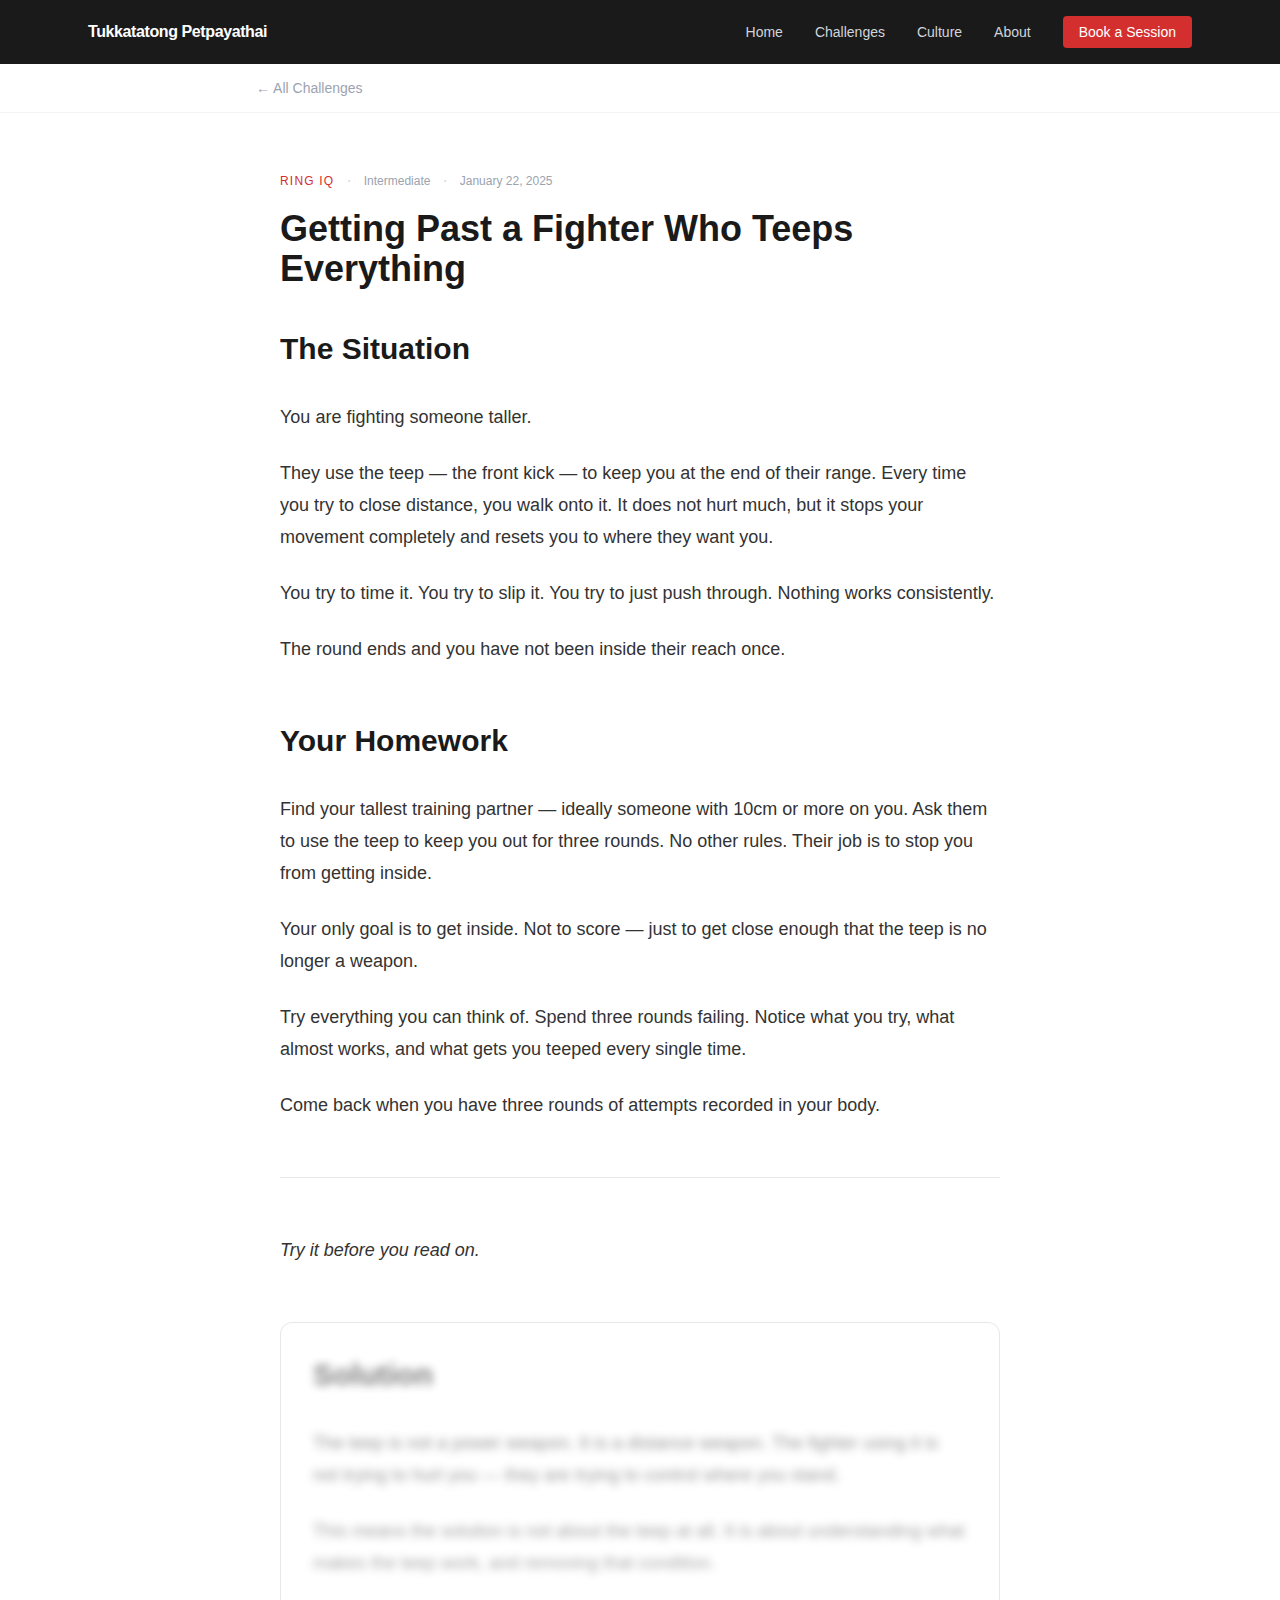
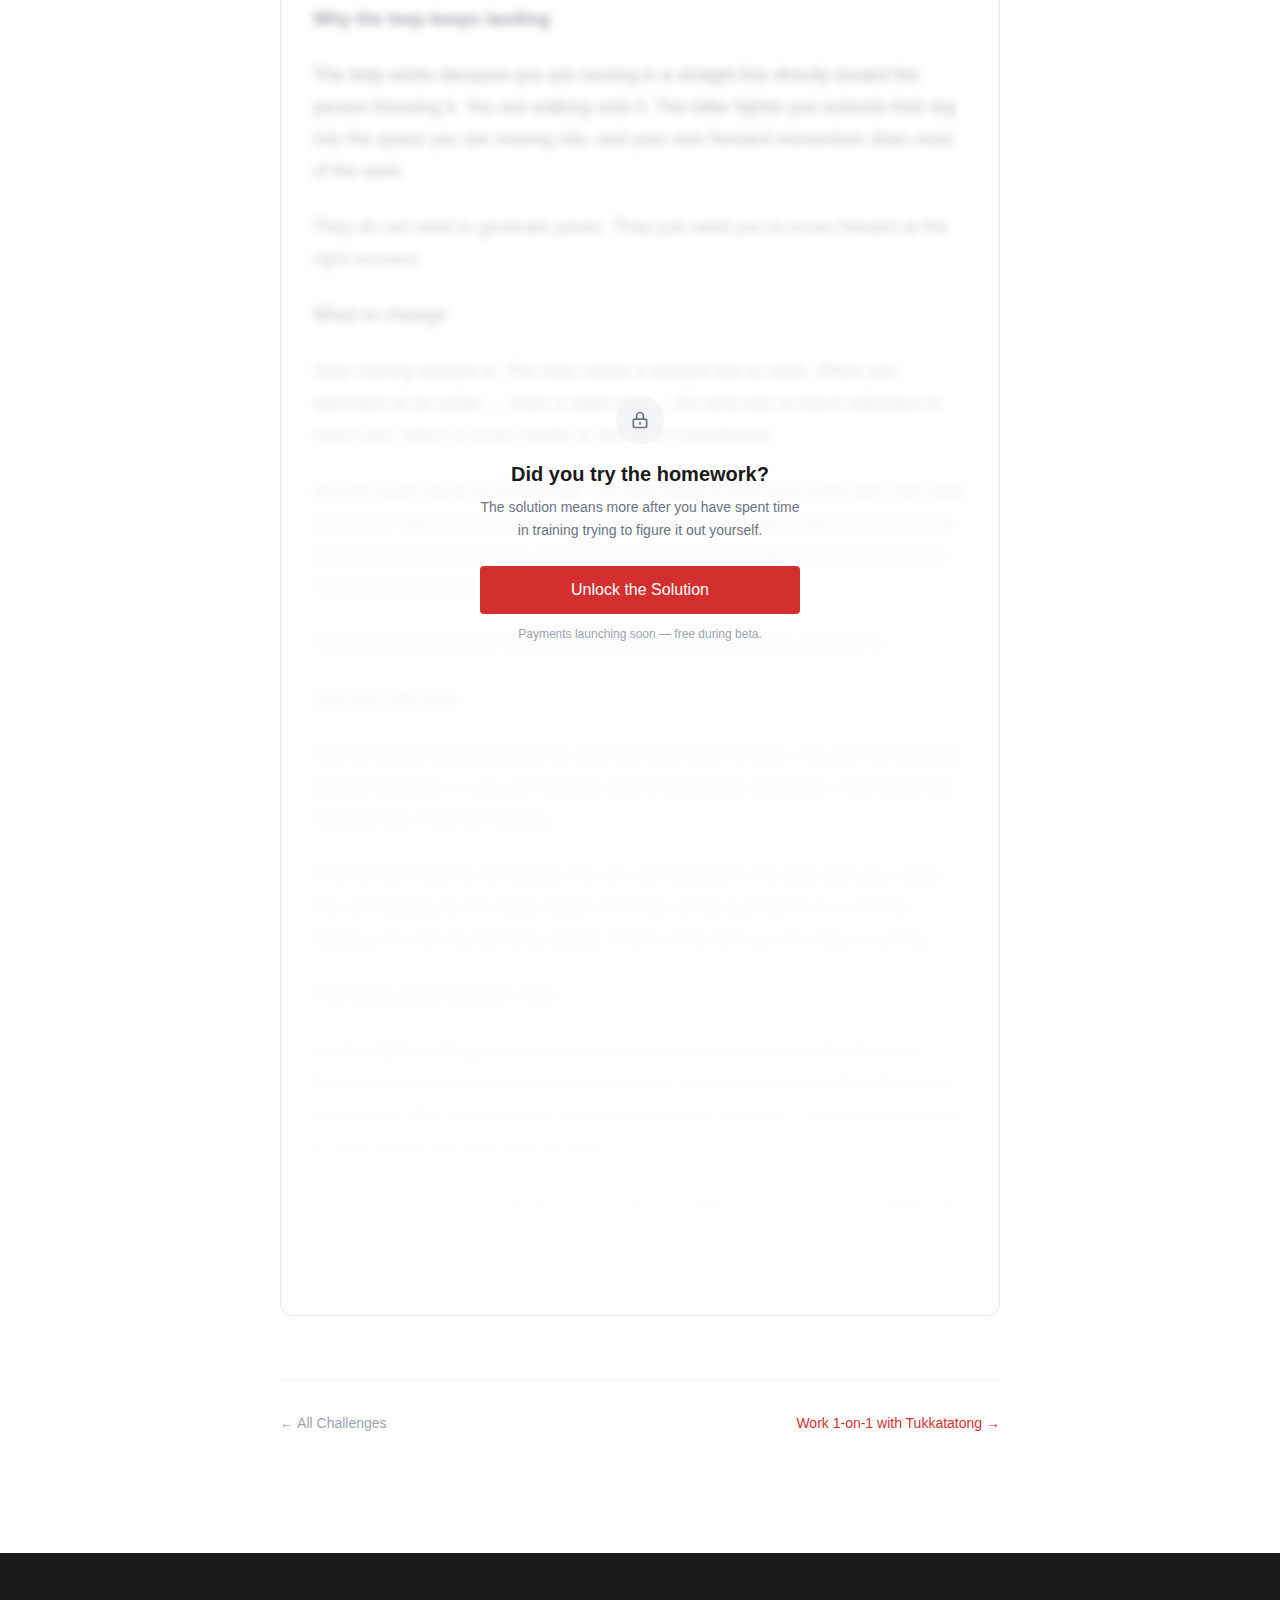
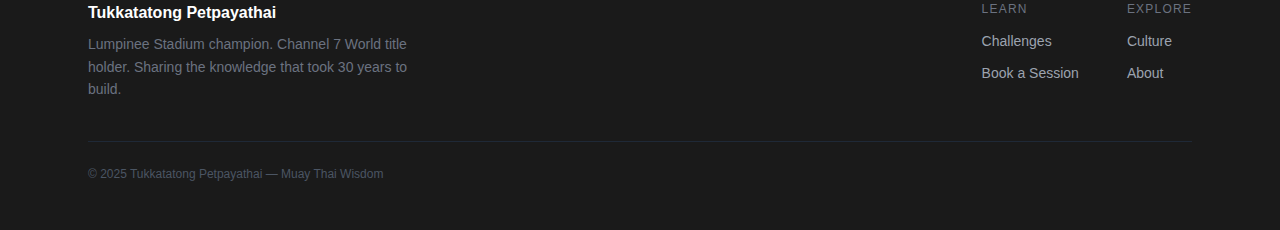
<file: challenges/taller-opponent.html>
<!DOCTYPE html><!--06JqdTDIgfr5ihXpBjy7y--><html lang="en"><head><meta charSet="utf-8"/><meta name="viewport" content="width=device-width, initial-scale=1"/><link rel="stylesheet" href="/_next/static/css/f6603406d35b9612.css" data-precedence="next"/><link rel="preload" as="script" fetchPriority="low" href="/_next/static/chunks/webpack-4a462cecab786e93.js"/><script src="/_next/static/chunks/4bd1b696-c023c6e3521b1417.js" async=""></script><script src="/_next/static/chunks/255-6b79f309a27fb98b.js" async=""></script><script src="/_next/static/chunks/main-app-361136c58d5abfd7.js" async=""></script><script src="/_next/static/chunks/619-ba102abea3e3d0e4.js" async=""></script><script src="/_next/static/chunks/app/challenges/%5Bslug%5D/page-6cfbe6eec98bfcbd.js" async=""></script><title>Getting Past a Fighter Who Teeps Everything — Tukkatatong Petpayathai</title><meta name="description" content="Your opponent is taller, has longer reach, and every time you try to come forward they teep you out. You are spending the whole fight at their range, which is the worst place to be."/><meta property="og:title" content="Getting Past a Fighter Who Teeps Everything — Tukkatatong Petpayathai"/><meta property="og:description" content="Your opponent is taller, has longer reach, and every time you try to come forward they teep you out. You are spending the whole fight at their range, which is the worst place to be."/><meta property="og:site_name" content="Tukkatatong Petpayathai"/><meta property="og:type" content="website"/><meta name="twitter:card" content="summary"/><meta name="twitter:title" content="Getting Past a Fighter Who Teeps Everything — Tukkatatong Petpayathai"/><meta name="twitter:description" content="Your opponent is taller, has longer reach, and every time you try to come forward they teep you out. You are spending the whole fight at their range, which is the worst place to be."/><script src="/_next/static/chunks/polyfills-42372ed130431b0a.js" noModule=""></script></head><body><div hidden=""><!--$--><!--/$--></div><header class="bg-brand-black sticky top-0 z-50"><nav class="max-w-6xl mx-auto px-6 h-16 flex items-center justify-between"><a class="text-white font-semibold text-base tracking-tight hover:text-gray-300 transition-colors" href="/">Tukkatatong Petpayathai</a><ul class="hidden md:flex items-center gap-8 list-none m-0 p-0"><li><a class="text-gray-300 hover:text-white transition-colors text-sm" href="/">Home</a></li><li><a class="text-gray-300 hover:text-white transition-colors text-sm" href="/challenges">Challenges</a></li><li><a class="text-gray-300 hover:text-white transition-colors text-sm" href="/culture">Culture</a></li><li><a class="text-gray-300 hover:text-white transition-colors text-sm" href="/about">About</a></li><li><a class="bg-brand-red text-white px-4 py-2 rounded text-sm font-medium hover:bg-brand-red-dark transition-colors" href="/book">Book a Session</a></li></ul><ul class="flex md:hidden items-center gap-4 list-none m-0 p-0 overflow-x-auto"><li class="shrink-0"><a class="text-gray-300 hover:text-white transition-colors text-xs" href="/">Home</a></li><li class="shrink-0"><a class="text-gray-300 hover:text-white transition-colors text-xs" href="/challenges">Challenges</a></li><li class="shrink-0"><a class="text-gray-300 hover:text-white transition-colors text-xs" href="/culture">Culture</a></li><li class="shrink-0"><a class="text-gray-300 hover:text-white transition-colors text-xs" href="/about">About</a></li><li class="shrink-0"><a class="bg-brand-red text-white px-3 py-1.5 rounded text-xs font-medium hover:bg-brand-red-dark transition-colors" href="/book">Book</a></li></ul></nav></header><main><div class="border-b border-gray-100 bg-white px-6 py-3"><div class="max-w-3xl mx-auto"><a class="text-sm text-gray-400 hover:text-brand-red transition-colors" href="/challenges">← All Challenges</a></div></div><article class="max-w-3xl mx-auto px-6 py-14"><div class="mb-10"><div class="flex items-center gap-3 mb-4"><span class="text-xs font-medium text-brand-red uppercase tracking-widest">Ring IQ</span><span class="text-gray-300">·</span><span class="text-xs text-gray-400 capitalize">intermediate</span><span class="text-gray-300">·</span><span class="text-xs text-gray-400">January 22, 2025</span></div><h1 class="text-3xl md:text-4xl font-bold text-brand-black leading-tight">Getting Past a Fighter Who Teeps Everything</h1></div><div class="prose prose-lg max-w-none"><h2>The Situation</h2>
<p>You are fighting someone taller.</p>
<p>They use the teep — the front kick — to keep you at the end of their range. Every time you try to close distance, you walk onto it. It does not hurt much, but it stops your movement completely and resets you to where they want you.</p>
<p>You try to time it. You try to slip it. You try to just push through. Nothing works consistently.</p>
<p>The round ends and you have not been inside their reach once.</p>
<h2>Your Homework</h2>
<p>Find your tallest training partner — ideally someone with 10cm or more on you. Ask them to use the teep to keep you out for three rounds. No other rules. Their job is to stop you from getting inside.</p>
<p>Your only goal is to get inside. Not to score — just to get close enough that the teep is no longer a weapon.</p>
<p>Try everything you can think of. Spend three rounds failing. Notice what you try, what almost works, and what gets you teeped every single time.</p>
<p>Come back when you have three rounds of attempts recorded in your body.</p>
<hr/>
<p><em>Try it before you read on.</em></p></div><div class="mt-14"><div class="relative rounded-xl overflow-hidden border border-gray-200"><div class="blur-sm pointer-events-none select-none p-8 opacity-60"><div class="prose prose-lg max-w-none"><h2>Solution</h2>
<p>The teep is not a power weapon. It is a distance weapon. The fighter using it is not trying to hurt you — they are trying to control where you stand.</p>
<p>This means the solution is not about the teep at all. It is about understanding what makes the teep work, and removing that condition.</p>
<p><strong>Why the teep keeps landing</strong></p>
<p>The teep works because you are moving in a straight line directly toward the person throwing it. You are walking onto it. The taller fighter just extends their leg into the space you are moving into, and your own forward momentum does most of the work.</p>
<p>They do not need to generate power. They just need you to move forward at the right moment.</p>
<p><strong>What to change</strong></p>
<p>Stop moving straight in. The teep needs a straight line to work. When you approach at an angle — even a slight one — the teep has to travel sideways to reach you, which is much harder to land with commitment.</p>
<p>But the angle alone is not enough. You also need to time your entry with their teep extension. When they throw the teep, their weight is briefly loaded onto their rear leg as the front leg extends. In that moment, they cannot generate another teep. They cannot step forward. They are committed.</p>
<p>That is your entry point. Move on the extension, not before it, not after it.</p>
<p><strong>The specific drill</strong></p>
<p>Ask the same training partner to slow the teep down to 50%. You are not trying to avoid it anymore — you are trying to walk in during the extension. Feel what that timing is like. Feel the window.</p>
<p>Then bring it back to full speed. You are not looking for the teep with your eyes. You are looking for the body weight shift that comes just before it — the hip loading, the rear leg bending slightly. That is what tells you the teep is coming.</p>
<p><strong>The thing most fighters miss</strong></p>
<p>A taller fighter with good teep control has trained you to respect the distance. Every time you came forward and got teeped, your brain learned: <em>that distance is dangerous</em>. After enough reps, you hesitate before entering — and that hesitation is what makes the teep easy to land.</p>
<p>The homework is partly designed to break this pattern. Three rounds of deliberate entry attempts retrains the instinct from <em>avoid the teep range</em> to <em>move inside it</em>. The physical discomfort of the homework is part of what the homework is for.</p></div></div><div class="absolute inset-0 flex items-center justify-center bg-gradient-to-t from-white via-white/90 to-transparent"><div class="text-center px-8 py-10 max-w-sm"><div class="w-12 h-12 rounded-full bg-gray-100 flex items-center justify-center mx-auto mb-4"><svg class="w-5 h-5 text-gray-500" fill="none" stroke="currentColor" viewBox="0 0 24 24"><path stroke-linecap="round" stroke-linejoin="round" stroke-width="2" d="M12 15v2m-6 4h12a2 2 0 002-2v-6a2 2 0 00-2-2H6a2 2 0 00-2 2v6a2 2 0 002 2zm10-10V7a4 4 0 00-8 0v4h8z"></path></svg></div><h3 class="font-bold text-brand-black text-xl mb-2">Did you try the homework?</h3><p class="text-gray-500 text-sm leading-relaxed mb-6">The solution means more after you have spent time in training trying to figure it out yourself.</p><button class="w-full bg-brand-red text-white py-3 rounded font-medium hover:bg-brand-red-dark transition-colors">Unlock the Solution</button><p class="text-gray-400 text-xs mt-3">Payments launching soon — free during beta.</p></div></div></div></div><div class="mt-16 pt-8 border-t border-gray-100 flex justify-between items-center"><a class="text-sm text-gray-400 hover:text-brand-red transition-colors" href="/challenges">← All Challenges</a><a class="text-sm text-brand-red font-medium hover:underline" href="/book">Work 1-on-1 with Tukkatatong →</a></div></article></main><!--$--><!--/$--><footer class="bg-brand-black text-gray-400 py-12 mt-16"><div class="max-w-6xl mx-auto px-6"><div class="flex flex-col md:flex-row justify-between items-start gap-8"><div><p class="text-white font-semibold mb-2">Tukkatatong Petpayathai</p><p class="text-sm text-gray-500 max-w-xs leading-relaxed">Lumpinee Stadium champion. Channel 7 World title holder. Sharing the knowledge that took 30 years to build.</p></div><nav class="flex gap-12"><div><p class="text-xs text-gray-500 uppercase tracking-widest mb-3">Learn</p><ul class="space-y-2 list-none p-0 m-0"><li><a class="text-sm text-gray-400 hover:text-white transition-colors" href="/challenges">Challenges</a></li><li><a class="text-sm text-gray-400 hover:text-white transition-colors" href="/book">Book a Session</a></li></ul></div><div><p class="text-xs text-gray-500 uppercase tracking-widest mb-3">Explore</p><ul class="space-y-2 list-none p-0 m-0"><li><a class="text-sm text-gray-400 hover:text-white transition-colors" href="/culture">Culture</a></li><li><a class="text-sm text-gray-400 hover:text-white transition-colors" href="/about">About</a></li></ul></div></nav></div><div class="border-t border-gray-800 mt-10 pt-6 text-xs text-gray-600">© 2025 Tukkatatong Petpayathai — Muay Thai Wisdom</div></div></footer><script src="/_next/static/chunks/webpack-4a462cecab786e93.js" id="_R_" async=""></script><script>(self.__next_f=self.__next_f||[]).push([0])</script><script>self.__next_f.push([1,"1:\"$Sreact.fragment\"\n2:I[2619,[\"619\",\"static/chunks/619-ba102abea3e3d0e4.js\",\"99\",\"static/chunks/app/challenges/%5Bslug%5D/page-6cfbe6eec98bfcbd.js\"],\"\"]\n3:I[9766,[],\"\"]\n4:I[8924,[],\"\"]\nd:I[7150,[],\"\"]\n:HL[\"/_next/static/css/f6603406d35b9612.css\",\"style\"]\n"])</script><script>self.__next_f.push([1,"0:{\"P\":null,\"b\":\"06JqdTDIgfr5ihXpBjy7y\",\"p\":\"\",\"c\":[\"\",\"challenges\",\"taller-opponent\"],\"i\":false,\"f\":[[[\"\",{\"children\":[\"challenges\",{\"children\":[[\"slug\",\"taller-opponent\",\"d\"],{\"children\":[\"__PAGE__\",{}]}]}]},\"$undefined\",\"$undefined\",true],[\"\",[\"$\",\"$1\",\"c\",{\"children\":[[[\"$\",\"link\",\"0\",{\"rel\":\"stylesheet\",\"href\":\"/_next/static/css/f6603406d35b9612.css\",\"precedence\":\"next\",\"crossOrigin\":\"$undefined\",\"nonce\":\"$undefined\"}]],[\"$\",\"html\",null,{\"lang\":\"en\",\"children\":[\"$\",\"body\",null,{\"children\":[[\"$\",\"header\",null,{\"className\":\"bg-brand-black sticky top-0 z-50\",\"children\":[\"$\",\"nav\",null,{\"className\":\"max-w-6xl mx-auto px-6 h-16 flex items-center justify-between\",\"children\":[[\"$\",\"$L2\",null,{\"href\":\"/\",\"className\":\"text-white font-semibold text-base tracking-tight hover:text-gray-300 transition-colors\",\"children\":\"Tukkatatong Petpayathai\"}],[\"$\",\"ul\",null,{\"className\":\"hidden md:flex items-center gap-8 list-none m-0 p-0\",\"children\":[[[\"$\",\"li\",\"/\",{\"children\":[\"$\",\"$L2\",null,{\"href\":\"/\",\"className\":\"text-gray-300 hover:text-white transition-colors text-sm\",\"children\":\"Home\"}]}],[\"$\",\"li\",\"/challenges\",{\"children\":[\"$\",\"$L2\",null,{\"href\":\"/challenges\",\"className\":\"text-gray-300 hover:text-white transition-colors text-sm\",\"children\":\"Challenges\"}]}],[\"$\",\"li\",\"/culture\",{\"children\":[\"$\",\"$L2\",null,{\"href\":\"/culture\",\"className\":\"text-gray-300 hover:text-white transition-colors text-sm\",\"children\":\"Culture\"}]}],[\"$\",\"li\",\"/about\",{\"children\":[\"$\",\"$L2\",null,{\"href\":\"/about\",\"className\":\"text-gray-300 hover:text-white transition-colors text-sm\",\"children\":\"About\"}]}]],[\"$\",\"li\",null,{\"children\":[\"$\",\"$L2\",null,{\"href\":\"/book\",\"className\":\"bg-brand-red text-white px-4 py-2 rounded text-sm font-medium hover:bg-brand-red-dark transition-colors\",\"children\":\"Book a Session\"}]}]]}],[\"$\",\"ul\",null,{\"className\":\"flex md:hidden items-center gap-4 list-none m-0 p-0 overflow-x-auto\",\"children\":[[[\"$\",\"li\",\"/\",{\"className\":\"shrink-0\",\"children\":[\"$\",\"$L2\",null,{\"href\":\"/\",\"className\":\"text-gray-300 hover:text-white transition-colors text-xs\",\"children\":\"Home\"}]}],[\"$\",\"li\",\"/challenges\",{\"className\":\"shrink-0\",\"children\":[\"$\",\"$L2\",null,{\"href\":\"/challenges\",\"className\":\"text-gray-300 hover:text-white transition-colors text-xs\",\"children\":\"Challenges\"}]}],[\"$\",\"li\",\"/culture\",{\"className\":\"shrink-0\",\"children\":[\"$\",\"$L2\",null,{\"href\":\"/culture\",\"className\":\"text-gray-300 hover:text-white transition-colors text-xs\",\"children\":\"Culture\"}]}],[\"$\",\"li\",\"/about\",{\"className\":\"shrink-0\",\"children\":[\"$\",\"$L2\",null,{\"href\":\"/about\",\"className\":\"text-gray-300 hover:text-white transition-colors text-xs\",\"children\":\"About\"}]}]],[\"$\",\"li\",null,{\"className\":\"shrink-0\",\"children\":[\"$\",\"$L2\",null,{\"href\":\"/book\",\"className\":\"bg-brand-red text-white px-3 py-1.5 rounded text-xs font-medium hover:bg-brand-red-dark transition-colors\",\"children\":\"Book\"}]}]]}]]}]}],[\"$\",\"$L3\",null,{\"parallelRouterKey\":\"children\",\"error\":\"$undefined\",\"errorStyles\":\"$undefined\",\"errorScripts\":\"$undefined\",\"template\":[\"$\",\"$L4\",null,{}],\"templateStyles\":\"$undefined\",\"templateScripts\":\"$undefined\",\"notFound\":[[[\"$\",\"title\",null,{\"children\":\"404: This page could not be found.\"}],[\"$\",\"div\",null,{\"style\":{\"fontFamily\":\"system-ui,\\\"Segoe UI\\\",Roboto,Helvetica,Arial,sans-serif,\\\"Apple Color Emoji\\\",\\\"Segoe UI Emoji\\\"\",\"height\":\"100vh\",\"textAlign\":\"center\",\"display\":\"flex\",\"flexDirection\":\"column\",\"alignItems\":\"center\",\"justifyContent\":\"center\"},\"children\":[\"$\",\"div\",null,{\"children\":[[\"$\",\"style\",null,{\"dangerouslySetInnerHTML\":{\"__html\":\"body{color:#000;background:#fff;margin:0}.next-error-h1{border-right:1px solid rgba(0,0,0,.3)}@media (prefers-color-scheme:dark){body{color:#fff;background:#000}.next-error-h1{border-right:1px solid rgba(255,255,255,.3)}}\"}}],[\"$\",\"h1\",null,{\"className\":\"next-error-h1\",\"style\":{\"display\":\"inline-block\",\"margin\":\"0 20px 0 0\",\"padding\":\"0 23px 0 0\",\"fontSize\":24,\"fontWeight\":500,\"verticalAlign\":\"top\",\"lineHeight\":\"49px\"},\"children\":404}],[\"$\",\"div\",null,{\"style\":{\"display\":\"inline-block\"},\"children\":[\"$\",\"h2\",null,{\"style\":{\"fontSize\":14,\"fontWeight\":400,\"lineHeight\":\"49px\",\"margin\":0},\"children\":\"This page could not be found.\"}]}]]}]}]],[]],\"forbidden\":\"$undefined\",\"unauthorized\":\"$undefined\"}],[\"$\",\"footer\",null,{\"className\":\"bg-brand-black text-gray-400 py-12 mt-16\",\"children\":[\"$\",\"div\",null,{\"className\":\"max-w-6xl mx-auto px-6\",\"children\":[[\"$\",\"div\",null,{\"className\":\"flex flex-col md:flex-row justify-between items-start gap-8\",\"children\":[[\"$\",\"div\",null,{\"children\":[\"$L5\",\"$L6\"]}],\"$L7\"]}],\"$L8\"]}]}]]}]}]]}],{\"children\":[\"challenges\",\"$L9\",{\"children\":[[\"slug\",\"taller-opponent\",\"d\"],\"$La\",{\"children\":[\"__PAGE__\",\"$Lb\",{},null,false]},null,false]},null,false]},null,false],\"$Lc\",false]],\"m\":\"$undefined\",\"G\":[\"$d\",[]],\"s\":false,\"S\":true}\n"])</script><script>self.__next_f.push([1,"f:I[4431,[],\"OutletBoundary\"]\n11:I[5278,[],\"AsyncMetadataOutlet\"]\n13:I[4431,[],\"ViewportBoundary\"]\n15:I[4431,[],\"MetadataBoundary\"]\n16:\"$Sreact.suspense\"\n5:[\"$\",\"p\",null,{\"className\":\"text-white font-semibold mb-2\",\"children\":\"Tukkatatong Petpayathai\"}]\n6:[\"$\",\"p\",null,{\"className\":\"text-sm text-gray-500 max-w-xs leading-relaxed\",\"children\":\"Lumpinee Stadium champion. Channel 7 World title holder. Sharing the knowledge that took 30 years to build.\"}]\n"])</script><script>self.__next_f.push([1,"7:[\"$\",\"nav\",null,{\"className\":\"flex gap-12\",\"children\":[[\"$\",\"div\",null,{\"children\":[[\"$\",\"p\",null,{\"className\":\"text-xs text-gray-500 uppercase tracking-widest mb-3\",\"children\":\"Learn\"}],[\"$\",\"ul\",null,{\"className\":\"space-y-2 list-none p-0 m-0\",\"children\":[[\"$\",\"li\",null,{\"children\":[\"$\",\"$L2\",null,{\"href\":\"/challenges\",\"className\":\"text-sm text-gray-400 hover:text-white transition-colors\",\"children\":\"Challenges\"}]}],[\"$\",\"li\",null,{\"children\":[\"$\",\"$L2\",null,{\"href\":\"/book\",\"className\":\"text-sm text-gray-400 hover:text-white transition-colors\",\"children\":\"Book a Session\"}]}]]}]]}],[\"$\",\"div\",null,{\"children\":[[\"$\",\"p\",null,{\"className\":\"text-xs text-gray-500 uppercase tracking-widest mb-3\",\"children\":\"Explore\"}],[\"$\",\"ul\",null,{\"className\":\"space-y-2 list-none p-0 m-0\",\"children\":[[\"$\",\"li\",null,{\"children\":[\"$\",\"$L2\",null,{\"href\":\"/culture\",\"className\":\"text-sm text-gray-400 hover:text-white transition-colors\",\"children\":\"Culture\"}]}],[\"$\",\"li\",null,{\"children\":[\"$\",\"$L2\",null,{\"href\":\"/about\",\"className\":\"text-sm text-gray-400 hover:text-white transition-colors\",\"children\":\"About\"}]}]]}]]}]]}]\n"])</script><script>self.__next_f.push([1,"8:[\"$\",\"div\",null,{\"className\":\"border-t border-gray-800 mt-10 pt-6 text-xs text-gray-600\",\"children\":\"© 2025 Tukkatatong Petpayathai — Muay Thai Wisdom\"}]\n9:[\"$\",\"$1\",\"c\",{\"children\":[null,[\"$\",\"$L3\",null,{\"parallelRouterKey\":\"children\",\"error\":\"$undefined\",\"errorStyles\":\"$undefined\",\"errorScripts\":\"$undefined\",\"template\":[\"$\",\"$L4\",null,{}],\"templateStyles\":\"$undefined\",\"templateScripts\":\"$undefined\",\"notFound\":\"$undefined\",\"forbidden\":\"$undefined\",\"unauthorized\":\"$undefined\"}]]}]\na:[\"$\",\"$1\",\"c\",{\"children\":[null,[\"$\",\"$L3\",null,{\"parallelRouterKey\":\"children\",\"error\":\"$undefined\",\"errorStyles\":\"$undefined\",\"errorScripts\":\"$undefined\",\"template\":[\"$\",\"$L4\",null,{}],\"templateStyles\":\"$undefined\",\"templateScripts\":\"$undefined\",\"notFound\":\"$undefined\",\"forbidden\":\"$undefined\",\"unauthorized\":\"$undefined\"}]]}]\nb:[\"$\",\"$1\",\"c\",{\"children\":[\"$Le\",null,[\"$\",\"$Lf\",null,{\"children\":[\"$L10\",[\"$\",\"$L11\",null,{\"promise\":\"$@12\"}]]}]]}]\nc:[\"$\",\"$1\",\"h\",{\"children\":[null,[[\"$\",\"$L13\",null,{\"children\":\"$L14\"}],null],[\"$\",\"$L15\",null,{\"children\":[\"$\",\"div\",null,{\"hidden\":true,\"children\":[\"$\",\"$16\",null,{\"fallback\":null,\"children\":\"$L17\"}]}]}]]}]\n"])</script><script>self.__next_f.push([1,"e:[\"$\",\"main\",null,{\"children\":[[\"$\",\"div\",null,{\"className\":\"border-b border-gray-100 bg-white px-6 py-3\",\"children\":[\"$\",\"div\",null,{\"className\":\"max-w-3xl mx-auto\",\"children\":[\"$\",\"$L2\",null,{\"href\":\"/challenges\",\"className\":\"text-sm text-gray-400 hover:text-brand-red transition-colors\",\"children\":\"← All Challenges\"}]}]}],[\"$\",\"article\",null,{\"className\":\"max-w-3xl mx-auto px-6 py-14\",\"children\":[[\"$\",\"div\",null,{\"className\":\"mb-10\",\"children\":[[\"$\",\"div\",null,{\"className\":\"flex items-center gap-3 mb-4\",\"children\":[[\"$\",\"span\",null,{\"className\":\"text-xs font-medium text-brand-red uppercase tracking-widest\",\"children\":\"Ring IQ\"}],[\"$\",\"span\",null,{\"className\":\"text-gray-300\",\"children\":\"·\"}],[\"$\",\"span\",null,{\"className\":\"text-xs text-gray-400 capitalize\",\"children\":\"intermediate\"}],[\"$\",\"span\",null,{\"className\":\"text-gray-300\",\"children\":\"·\"}],[\"$\",\"span\",null,{\"className\":\"text-xs text-gray-400\",\"children\":\"January 22, 2025\"}]]}],[\"$\",\"h1\",null,{\"className\":\"text-3xl md:text-4xl font-bold text-brand-black leading-tight\",\"children\":\"Getting Past a Fighter Who Teeps Everything\"}]]}],[\"$\",\"div\",null,{\"className\":\"prose prose-lg max-w-none\",\"children\":\"$L18\"}],[\"$\",\"div\",null,{\"className\":\"mt-14\",\"children\":[\"$\",\"div\",null,{\"className\":\"relative rounded-xl overflow-hidden border border-gray-200\",\"children\":[[\"$\",\"div\",null,{\"className\":\"blur-sm pointer-events-none select-none p-8 opacity-60\",\"children\":[\"$\",\"div\",null,{\"className\":\"prose prose-lg max-w-none\",\"children\":\"$L19\"}]}],[\"$\",\"div\",null,{\"className\":\"absolute inset-0 flex items-center justify-center bg-gradient-to-t from-white via-white/90 to-transparent\",\"children\":[\"$\",\"div\",null,{\"className\":\"text-center px-8 py-10 max-w-sm\",\"children\":[[\"$\",\"div\",null,{\"className\":\"w-12 h-12 rounded-full bg-gray-100 flex items-center justify-center mx-auto mb-4\",\"children\":[\"$\",\"svg\",null,{\"className\":\"w-5 h-5 text-gray-500\",\"fill\":\"none\",\"stroke\":\"currentColor\",\"viewBox\":\"0 0 24 24\",\"children\":[\"$\",\"path\",null,{\"strokeLinecap\":\"round\",\"strokeLinejoin\":\"round\",\"strokeWidth\":2,\"d\":\"M12 15v2m-6 4h12a2 2 0 002-2v-6a2 2 0 00-2-2H6a2 2 0 00-2 2v6a2 2 0 002 2zm10-10V7a4 4 0 00-8 0v4h8z\"}]}]}],[\"$\",\"h3\",null,{\"className\":\"font-bold text-brand-black text-xl mb-2\",\"children\":\"Did you try the homework?\"}],[\"$\",\"p\",null,{\"className\":\"text-gray-500 text-sm leading-relaxed mb-6\",\"children\":\"The solution means more after you have spent time in training trying to figure it out yourself.\"}],[\"$\",\"button\",null,{\"className\":\"w-full bg-brand-red text-white py-3 rounded font-medium hover:bg-brand-red-dark transition-colors\",\"children\":\"Unlock the Solution\"}],[\"$\",\"p\",null,{\"className\":\"text-gray-400 text-xs mt-3\",\"children\":\"Payments launching soon — free during beta.\"}]]}]}]]}]}],[\"$\",\"div\",null,{\"className\":\"mt-16 pt-8 border-t border-gray-100 flex justify-between items-center\",\"children\":[[\"$\",\"$L2\",null,{\"href\":\"/challenges\",\"className\":\"text-sm text-gray-400 hover:text-brand-red transition-colors\",\"children\":\"← All Challenges\"}],[\"$\",\"$L2\",null,{\"href\":\"/book\",\"className\":\"text-sm text-brand-red font-medium hover:underline\",\"children\":\"Work 1-on-1 with Tukkatatong →\"}]]}]]}]]}]\n"])</script><script>self.__next_f.push([1,"18:[[\"$\",\"h2\",null,{\"children\":\"The Situation\"}],\"\\n\",[\"$\",\"p\",null,{\"children\":\"You are fighting someone taller.\"}],\"\\n\",[\"$\",\"p\",null,{\"children\":\"They use the teep — the front kick — to keep you at the end of their range. Every time you try to close distance, you walk onto it. It does not hurt much, but it stops your movement completely and resets you to where they want you.\"}],\"\\n\",[\"$\",\"p\",null,{\"children\":\"You try to time it. You try to slip it. You try to just push through. Nothing works consistently.\"}],\"\\n\",[\"$\",\"p\",null,{\"children\":\"The round ends and you have not been inside their reach once.\"}],\"\\n\",[\"$\",\"h2\",null,{\"children\":\"Your Homework\"}],\"\\n\",[\"$\",\"p\",null,{\"children\":\"Find your tallest training partner — ideally someone with 10cm or more on you. Ask them to use the teep to keep you out for three rounds. No other rules. Their job is to stop you from getting inside.\"}],\"\\n\",[\"$\",\"p\",null,{\"children\":\"Your only goal is to get inside. Not to score — just to get close enough that the teep is no longer a weapon.\"}],\"\\n\",[\"$\",\"p\",null,{\"children\":\"Try everything you can think of. Spend three rounds failing. Notice what you try, what almost works, and what gets you teeped every single time.\"}],\"\\n\",[\"$\",\"p\",null,{\"children\":\"Come back when you have three rounds of attempts recorded in your body.\"}],\"\\n\",[\"$\",\"hr\",null,{}],\"\\n\",[\"$\",\"p\",null,{\"children\":[\"$\",\"em\",null,{\"children\":\"Try it before you read on.\"}]}]]\n"])</script><script>self.__next_f.push([1,"19:[[\"$\",\"h2\",null,{\"children\":\"Solution\"}],\"\\n\",[\"$\",\"p\",null,{\"children\":\"The teep is not a power weapon. It is a distance weapon. The fighter using it is not trying to hurt you — they are trying to control where you stand.\"}],\"\\n\",[\"$\",\"p\",null,{\"children\":\"This means the solution is not about the teep at all. It is about understanding what makes the teep work, and removing that condition.\"}],\"\\n\",[\"$\",\"p\",null,{\"children\":[\"$\",\"strong\",null,{\"children\":\"Why the teep keeps landing\"}]}],\"\\n\",[\"$\",\"p\",null,{\"children\":\"The teep works because you are moving in a straight line directly toward the person throwing it. You are walking onto it. The taller fighter just extends their leg into the space you are moving into, and your own forward momentum does most of the work.\"}],\"\\n\",[\"$\",\"p\",null,{\"children\":\"They do not need to generate power. They just need you to move forward at the right moment.\"}],\"\\n\",[\"$\",\"p\",null,{\"children\":[\"$\",\"strong\",null,{\"children\":\"What to change\"}]}],\"\\n\",[\"$\",\"p\",null,{\"children\":\"Stop moving straight in. The teep needs a straight line to work. When you approach at an angle — even a slight one — the teep has to travel sideways to reach you, which is much harder to land with commitment.\"}],\"\\n\",[\"$\",\"p\",null,{\"children\":\"But the angle alone is not enough. You also need to time your entry with their teep extension. When they throw the teep, their weight is briefly loaded onto their rear leg as the front leg extends. In that moment, they cannot generate another teep. They cannot step forward. They are committed.\"}],\"\\n\",[\"$\",\"p\",null,{\"children\":\"That is your entry point. Move on the extension, not before it, not after it.\"}],\"\\n\",[\"$\",\"p\",null,{\"children\":[\"$\",\"strong\",null,{\"children\":\"The specific drill\"}]}],\"\\n\",[\"$\",\"p\",null,{\"children\":\"Ask the same training partner to slow the teep down to 50%. You are not trying to avoid it anymore — you are trying to walk in during the extension. Feel what that timing is like. Feel the window.\"}],\"\\n\",[\"$\",\"p\",null,{\"children\":\"Then bring it back to full speed. You are not looking for the teep with your eyes. You are looking for the body weight shift that comes just before it — the hip loading, the rear leg bending slightly. That is what tells you the teep is coming.\"}],\"\\n\",[\"$\",\"p\",null,{\"children\":[\"$\",\"strong\",null,{\"children\":\"The thing most fighters miss\"}]}],\"\\n\",[\"$\",\"p\",null,{\"children\":[\"A taller fighter with good teep control has trained you to respect the distance. Every time you came forward and got teeped, your brain learned: \",[\"$\",\"em\",null,{\"children\":\"that distance is dangerous\"}],\". After enough reps, you hesitate before entering — and that hesitation is what makes the teep easy to land.\"]}],\"\\n\",[\"$\",\"p\",null,{\"children\":[\"The homework is partly designed to break this pattern. Three rounds of deliberate entry attempts retrains the instinct from \",[\"$\",\"em\",null,{\"children\":\"avoid the teep range\"}],\" to \",[\"$\",\"em\",null,{\"children\":\"move inside it\"}],\". The physical discomfort of the homework is part of what the homework is for.\"]}]]\n"])</script><script>self.__next_f.push([1,"14:[[\"$\",\"meta\",\"0\",{\"charSet\":\"utf-8\"}],[\"$\",\"meta\",\"1\",{\"name\":\"viewport\",\"content\":\"width=device-width, initial-scale=1\"}]]\n10:null\n"])</script><script>self.__next_f.push([1,"12:{\"metadata\":[[\"$\",\"title\",\"0\",{\"children\":\"Getting Past a Fighter Who Teeps Everything — Tukkatatong Petpayathai\"}],[\"$\",\"meta\",\"1\",{\"name\":\"description\",\"content\":\"Your opponent is taller, has longer reach, and every time you try to come forward they teep you out. You are spending the whole fight at their range, which is the worst place to be.\"}],[\"$\",\"meta\",\"2\",{\"property\":\"og:title\",\"content\":\"Getting Past a Fighter Who Teeps Everything — Tukkatatong Petpayathai\"}],[\"$\",\"meta\",\"3\",{\"property\":\"og:description\",\"content\":\"Your opponent is taller, has longer reach, and every time you try to come forward they teep you out. You are spending the whole fight at their range, which is the worst place to be.\"}],[\"$\",\"meta\",\"4\",{\"property\":\"og:site_name\",\"content\":\"Tukkatatong Petpayathai\"}],[\"$\",\"meta\",\"5\",{\"property\":\"og:type\",\"content\":\"website\"}],[\"$\",\"meta\",\"6\",{\"name\":\"twitter:card\",\"content\":\"summary\"}],[\"$\",\"meta\",\"7\",{\"name\":\"twitter:title\",\"content\":\"Getting Past a Fighter Who Teeps Everything — Tukkatatong Petpayathai\"}],[\"$\",\"meta\",\"8\",{\"name\":\"twitter:description\",\"content\":\"Your opponent is taller, has longer reach, and every time you try to come forward they teep you out. You are spending the whole fight at their range, which is the worst place to be.\"}]],\"error\":null,\"digest\":\"$undefined\"}\n"])</script><script>self.__next_f.push([1,"17:\"$12:metadata\"\n"])</script></body></html>
</file>
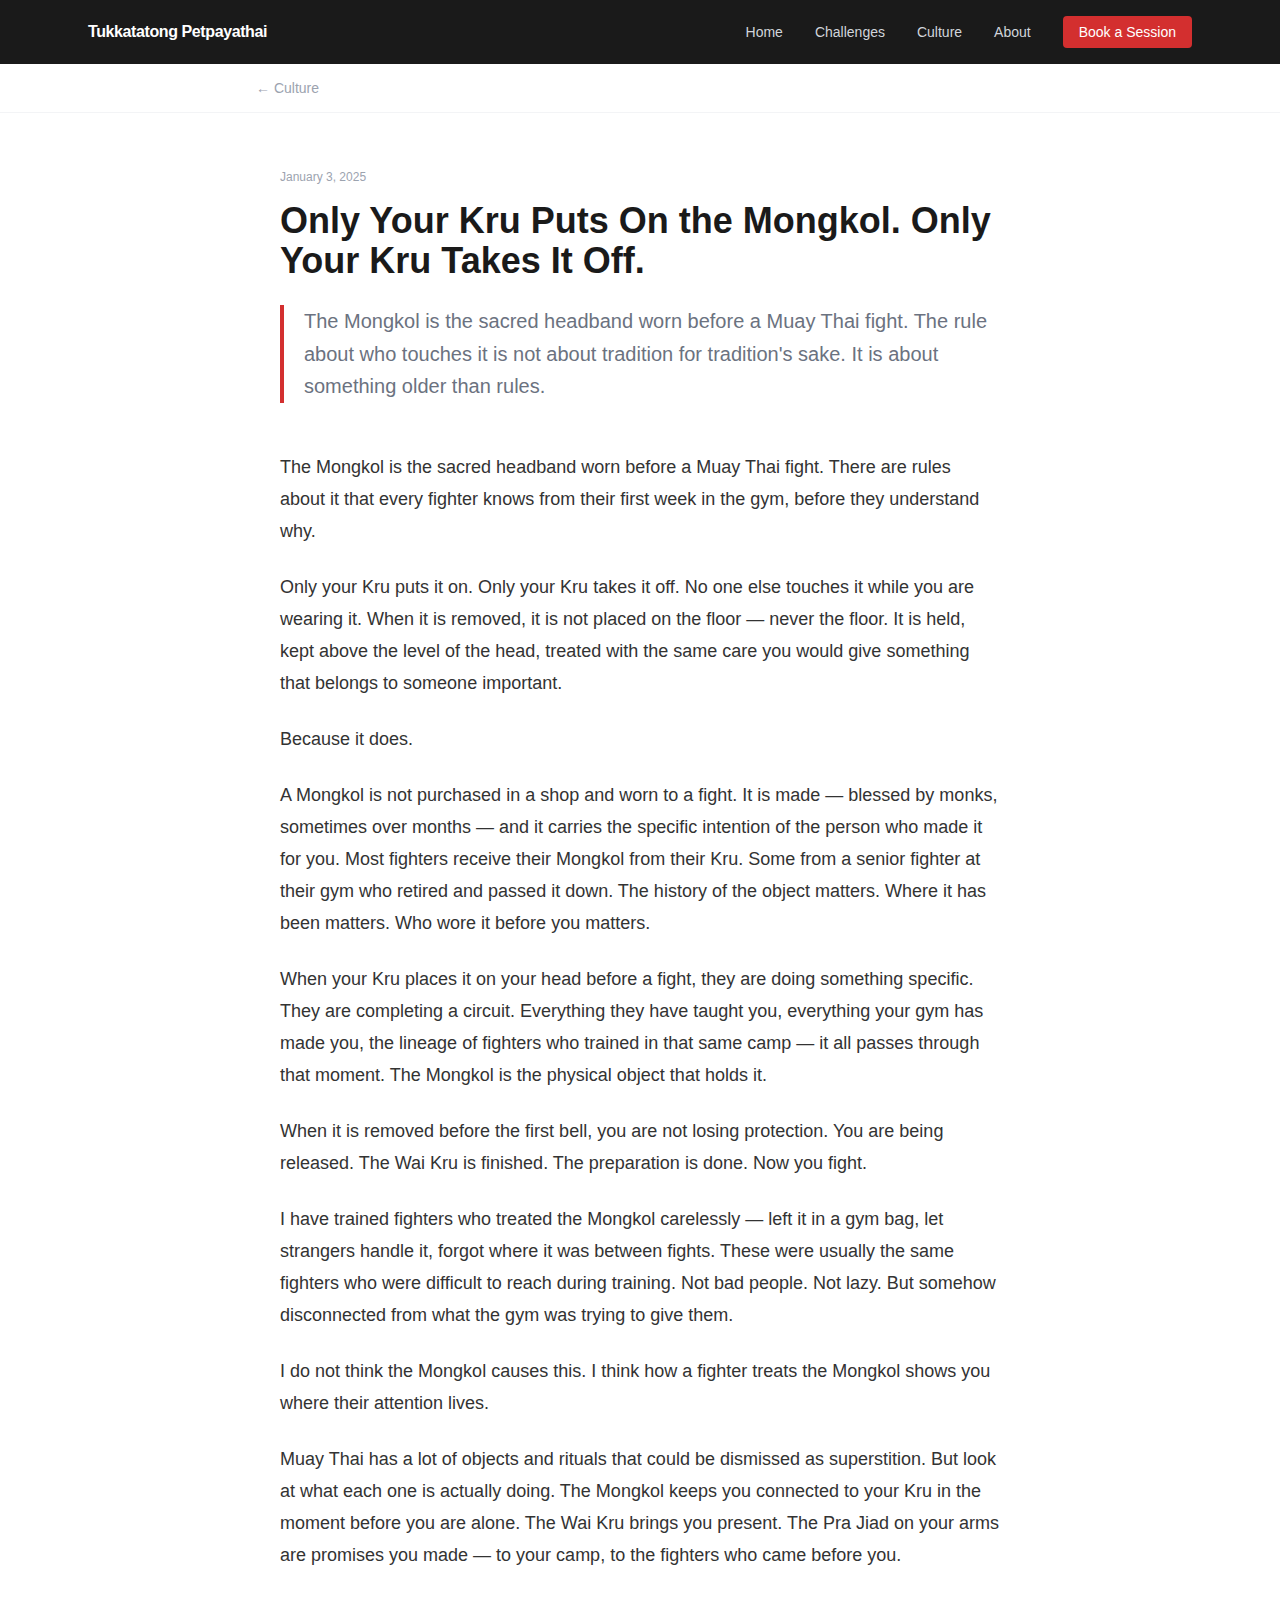
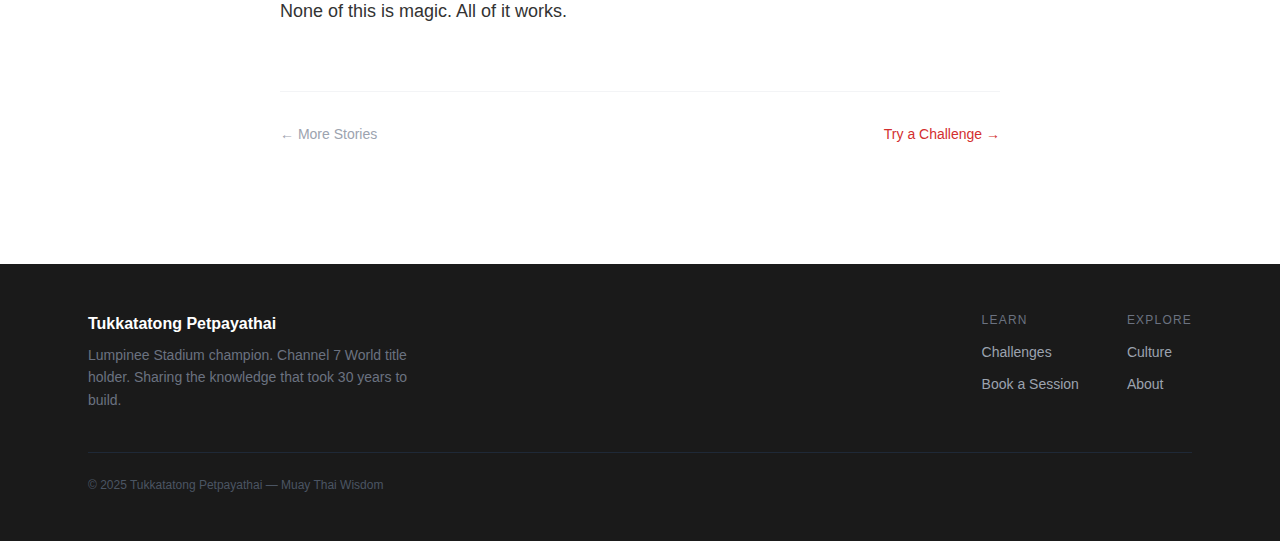
<file: culture/mongkol.html>
<!DOCTYPE html><!--06JqdTDIgfr5ihXpBjy7y--><html lang="en"><head><meta charSet="utf-8"/><meta name="viewport" content="width=device-width, initial-scale=1"/><link rel="stylesheet" href="/_next/static/css/f6603406d35b9612.css" data-precedence="next"/><link rel="preload" as="script" fetchPriority="low" href="/_next/static/chunks/webpack-4a462cecab786e93.js"/><script src="/_next/static/chunks/4bd1b696-c023c6e3521b1417.js" async=""></script><script src="/_next/static/chunks/255-6b79f309a27fb98b.js" async=""></script><script src="/_next/static/chunks/main-app-361136c58d5abfd7.js" async=""></script><script src="/_next/static/chunks/619-ba102abea3e3d0e4.js" async=""></script><script src="/_next/static/chunks/app/culture/%5Bslug%5D/page-6cfbe6eec98bfcbd.js" async=""></script><title>Only Your Kru Puts On the Mongkol. Only Your Kru Takes It Off. — Tukkatatong Petpayathai</title><meta name="description" content="The Mongkol is the sacred headband worn before a Muay Thai fight. The rule about who touches it is not about tradition for tradition&#x27;s sake. It is about something older than rules."/><meta property="og:title" content="Only Your Kru Puts On the Mongkol. Only Your Kru Takes It Off. — Tukkatatong Petpayathai"/><meta property="og:description" content="The Mongkol is the sacred headband worn before a Muay Thai fight. The rule about who touches it is not about tradition for tradition&#x27;s sake. It is about something older than rules."/><meta property="og:site_name" content="Tukkatatong Petpayathai"/><meta property="og:type" content="website"/><meta name="twitter:card" content="summary"/><meta name="twitter:title" content="Only Your Kru Puts On the Mongkol. Only Your Kru Takes It Off. — Tukkatatong Petpayathai"/><meta name="twitter:description" content="The Mongkol is the sacred headband worn before a Muay Thai fight. The rule about who touches it is not about tradition for tradition&#x27;s sake. It is about something older than rules."/><script src="/_next/static/chunks/polyfills-42372ed130431b0a.js" noModule=""></script></head><body><div hidden=""><!--$--><!--/$--></div><header class="bg-brand-black sticky top-0 z-50"><nav class="max-w-6xl mx-auto px-6 h-16 flex items-center justify-between"><a class="text-white font-semibold text-base tracking-tight hover:text-gray-300 transition-colors" href="/">Tukkatatong Petpayathai</a><ul class="hidden md:flex items-center gap-8 list-none m-0 p-0"><li><a class="text-gray-300 hover:text-white transition-colors text-sm" href="/">Home</a></li><li><a class="text-gray-300 hover:text-white transition-colors text-sm" href="/challenges">Challenges</a></li><li><a class="text-gray-300 hover:text-white transition-colors text-sm" href="/culture">Culture</a></li><li><a class="text-gray-300 hover:text-white transition-colors text-sm" href="/about">About</a></li><li><a class="bg-brand-red text-white px-4 py-2 rounded text-sm font-medium hover:bg-brand-red-dark transition-colors" href="/book">Book a Session</a></li></ul><ul class="flex md:hidden items-center gap-4 list-none m-0 p-0 overflow-x-auto"><li class="shrink-0"><a class="text-gray-300 hover:text-white transition-colors text-xs" href="/">Home</a></li><li class="shrink-0"><a class="text-gray-300 hover:text-white transition-colors text-xs" href="/challenges">Challenges</a></li><li class="shrink-0"><a class="text-gray-300 hover:text-white transition-colors text-xs" href="/culture">Culture</a></li><li class="shrink-0"><a class="text-gray-300 hover:text-white transition-colors text-xs" href="/about">About</a></li><li class="shrink-0"><a class="bg-brand-red text-white px-3 py-1.5 rounded text-xs font-medium hover:bg-brand-red-dark transition-colors" href="/book">Book</a></li></ul></nav></header><main><div class="border-b border-gray-100 bg-white px-6 py-3"><div class="max-w-3xl mx-auto"><a class="text-sm text-gray-400 hover:text-brand-red transition-colors" href="/culture">← Culture</a></div></div><article class="max-w-3xl mx-auto px-6 py-14"><div class="mb-12"><p class="text-xs text-gray-400 mb-4">January 3, 2025</p><h1 class="text-3xl md:text-4xl font-bold text-brand-black leading-tight mb-6">Only Your Kru Puts On the Mongkol. Only Your Kru Takes It Off.</h1><p class="text-xl text-gray-500 leading-relaxed border-l-4 border-brand-red pl-5">The Mongkol is the sacred headband worn before a Muay Thai fight. The rule about who touches it is not about tradition for tradition&#x27;s sake. It is about something older than rules.</p></div><div class="prose prose-lg max-w-none"><p>The Mongkol is the sacred headband worn before a Muay Thai fight. There are rules about it that every fighter knows from their first week in the gym, before they understand why.</p>
<p>Only your Kru puts it on. Only your Kru takes it off. No one else touches it while you are wearing it. When it is removed, it is not placed on the floor — never the floor. It is held, kept above the level of the head, treated with the same care you would give something that belongs to someone important.</p>
<p>Because it does.</p>
<p>A Mongkol is not purchased in a shop and worn to a fight. It is made — blessed by monks, sometimes over months — and it carries the specific intention of the person who made it for you. Most fighters receive their Mongkol from their Kru. Some from a senior fighter at their gym who retired and passed it down. The history of the object matters. Where it has been matters. Who wore it before you matters.</p>
<p>When your Kru places it on your head before a fight, they are doing something specific. They are completing a circuit. Everything they have taught you, everything your gym has made you, the lineage of fighters who trained in that same camp — it all passes through that moment. The Mongkol is the physical object that holds it.</p>
<p>When it is removed before the first bell, you are not losing protection. You are being released. The Wai Kru is finished. The preparation is done. Now you fight.</p>
<p>I have trained fighters who treated the Mongkol carelessly — left it in a gym bag, let strangers handle it, forgot where it was between fights. These were usually the same fighters who were difficult to reach during training. Not bad people. Not lazy. But somehow disconnected from what the gym was trying to give them.</p>
<p>I do not think the Mongkol causes this. I think how a fighter treats the Mongkol shows you where their attention lives.</p>
<p>Muay Thai has a lot of objects and rituals that could be dismissed as superstition. But look at what each one is actually doing. The Mongkol keeps you connected to your Kru in the moment before you are alone. The Wai Kru brings you present. The Pra Jiad on your arms are promises you made — to your camp, to the fighters who came before you.</p>
<p>None of this is magic. All of it works.</p></div><div class="mt-16 pt-8 border-t border-gray-100 flex justify-between items-center flex-wrap gap-4"><a class="text-sm text-gray-400 hover:text-brand-red transition-colors" href="/culture">← More Stories</a><a class="text-sm text-brand-red font-medium hover:underline" href="/challenges">Try a Challenge →</a></div></article></main><!--$--><!--/$--><footer class="bg-brand-black text-gray-400 py-12 mt-16"><div class="max-w-6xl mx-auto px-6"><div class="flex flex-col md:flex-row justify-between items-start gap-8"><div><p class="text-white font-semibold mb-2">Tukkatatong Petpayathai</p><p class="text-sm text-gray-500 max-w-xs leading-relaxed">Lumpinee Stadium champion. Channel 7 World title holder. Sharing the knowledge that took 30 years to build.</p></div><nav class="flex gap-12"><div><p class="text-xs text-gray-500 uppercase tracking-widest mb-3">Learn</p><ul class="space-y-2 list-none p-0 m-0"><li><a class="text-sm text-gray-400 hover:text-white transition-colors" href="/challenges">Challenges</a></li><li><a class="text-sm text-gray-400 hover:text-white transition-colors" href="/book">Book a Session</a></li></ul></div><div><p class="text-xs text-gray-500 uppercase tracking-widest mb-3">Explore</p><ul class="space-y-2 list-none p-0 m-0"><li><a class="text-sm text-gray-400 hover:text-white transition-colors" href="/culture">Culture</a></li><li><a class="text-sm text-gray-400 hover:text-white transition-colors" href="/about">About</a></li></ul></div></nav></div><div class="border-t border-gray-800 mt-10 pt-6 text-xs text-gray-600">© 2025 Tukkatatong Petpayathai — Muay Thai Wisdom</div></div></footer><script src="/_next/static/chunks/webpack-4a462cecab786e93.js" id="_R_" async=""></script><script>(self.__next_f=self.__next_f||[]).push([0])</script><script>self.__next_f.push([1,"1:\"$Sreact.fragment\"\n2:I[2619,[\"619\",\"static/chunks/619-ba102abea3e3d0e4.js\",\"769\",\"static/chunks/app/culture/%5Bslug%5D/page-6cfbe6eec98bfcbd.js\"],\"\"]\n3:I[9766,[],\"\"]\n4:I[8924,[],\"\"]\nc:I[7150,[],\"\"]\n:HL[\"/_next/static/css/f6603406d35b9612.css\",\"style\"]\n"])</script><script>self.__next_f.push([1,"0:{\"P\":null,\"b\":\"06JqdTDIgfr5ihXpBjy7y\",\"p\":\"\",\"c\":[\"\",\"culture\",\"mongkol\"],\"i\":false,\"f\":[[[\"\",{\"children\":[\"culture\",{\"children\":[[\"slug\",\"mongkol\",\"d\"],{\"children\":[\"__PAGE__\",{}]}]}]},\"$undefined\",\"$undefined\",true],[\"\",[\"$\",\"$1\",\"c\",{\"children\":[[[\"$\",\"link\",\"0\",{\"rel\":\"stylesheet\",\"href\":\"/_next/static/css/f6603406d35b9612.css\",\"precedence\":\"next\",\"crossOrigin\":\"$undefined\",\"nonce\":\"$undefined\"}]],[\"$\",\"html\",null,{\"lang\":\"en\",\"children\":[\"$\",\"body\",null,{\"children\":[[\"$\",\"header\",null,{\"className\":\"bg-brand-black sticky top-0 z-50\",\"children\":[\"$\",\"nav\",null,{\"className\":\"max-w-6xl mx-auto px-6 h-16 flex items-center justify-between\",\"children\":[[\"$\",\"$L2\",null,{\"href\":\"/\",\"className\":\"text-white font-semibold text-base tracking-tight hover:text-gray-300 transition-colors\",\"children\":\"Tukkatatong Petpayathai\"}],[\"$\",\"ul\",null,{\"className\":\"hidden md:flex items-center gap-8 list-none m-0 p-0\",\"children\":[[[\"$\",\"li\",\"/\",{\"children\":[\"$\",\"$L2\",null,{\"href\":\"/\",\"className\":\"text-gray-300 hover:text-white transition-colors text-sm\",\"children\":\"Home\"}]}],[\"$\",\"li\",\"/challenges\",{\"children\":[\"$\",\"$L2\",null,{\"href\":\"/challenges\",\"className\":\"text-gray-300 hover:text-white transition-colors text-sm\",\"children\":\"Challenges\"}]}],[\"$\",\"li\",\"/culture\",{\"children\":[\"$\",\"$L2\",null,{\"href\":\"/culture\",\"className\":\"text-gray-300 hover:text-white transition-colors text-sm\",\"children\":\"Culture\"}]}],[\"$\",\"li\",\"/about\",{\"children\":[\"$\",\"$L2\",null,{\"href\":\"/about\",\"className\":\"text-gray-300 hover:text-white transition-colors text-sm\",\"children\":\"About\"}]}]],[\"$\",\"li\",null,{\"children\":[\"$\",\"$L2\",null,{\"href\":\"/book\",\"className\":\"bg-brand-red text-white px-4 py-2 rounded text-sm font-medium hover:bg-brand-red-dark transition-colors\",\"children\":\"Book a Session\"}]}]]}],[\"$\",\"ul\",null,{\"className\":\"flex md:hidden items-center gap-4 list-none m-0 p-0 overflow-x-auto\",\"children\":[[[\"$\",\"li\",\"/\",{\"className\":\"shrink-0\",\"children\":[\"$\",\"$L2\",null,{\"href\":\"/\",\"className\":\"text-gray-300 hover:text-white transition-colors text-xs\",\"children\":\"Home\"}]}],[\"$\",\"li\",\"/challenges\",{\"className\":\"shrink-0\",\"children\":[\"$\",\"$L2\",null,{\"href\":\"/challenges\",\"className\":\"text-gray-300 hover:text-white transition-colors text-xs\",\"children\":\"Challenges\"}]}],[\"$\",\"li\",\"/culture\",{\"className\":\"shrink-0\",\"children\":[\"$\",\"$L2\",null,{\"href\":\"/culture\",\"className\":\"text-gray-300 hover:text-white transition-colors text-xs\",\"children\":\"Culture\"}]}],[\"$\",\"li\",\"/about\",{\"className\":\"shrink-0\",\"children\":[\"$\",\"$L2\",null,{\"href\":\"/about\",\"className\":\"text-gray-300 hover:text-white transition-colors text-xs\",\"children\":\"About\"}]}]],[\"$\",\"li\",null,{\"className\":\"shrink-0\",\"children\":[\"$\",\"$L2\",null,{\"href\":\"/book\",\"className\":\"bg-brand-red text-white px-3 py-1.5 rounded text-xs font-medium hover:bg-brand-red-dark transition-colors\",\"children\":\"Book\"}]}]]}]]}]}],[\"$\",\"$L3\",null,{\"parallelRouterKey\":\"children\",\"error\":\"$undefined\",\"errorStyles\":\"$undefined\",\"errorScripts\":\"$undefined\",\"template\":[\"$\",\"$L4\",null,{}],\"templateStyles\":\"$undefined\",\"templateScripts\":\"$undefined\",\"notFound\":[[[\"$\",\"title\",null,{\"children\":\"404: This page could not be found.\"}],[\"$\",\"div\",null,{\"style\":{\"fontFamily\":\"system-ui,\\\"Segoe UI\\\",Roboto,Helvetica,Arial,sans-serif,\\\"Apple Color Emoji\\\",\\\"Segoe UI Emoji\\\"\",\"height\":\"100vh\",\"textAlign\":\"center\",\"display\":\"flex\",\"flexDirection\":\"column\",\"alignItems\":\"center\",\"justifyContent\":\"center\"},\"children\":[\"$\",\"div\",null,{\"children\":[[\"$\",\"style\",null,{\"dangerouslySetInnerHTML\":{\"__html\":\"body{color:#000;background:#fff;margin:0}.next-error-h1{border-right:1px solid rgba(0,0,0,.3)}@media (prefers-color-scheme:dark){body{color:#fff;background:#000}.next-error-h1{border-right:1px solid rgba(255,255,255,.3)}}\"}}],[\"$\",\"h1\",null,{\"className\":\"next-error-h1\",\"style\":{\"display\":\"inline-block\",\"margin\":\"0 20px 0 0\",\"padding\":\"0 23px 0 0\",\"fontSize\":24,\"fontWeight\":500,\"verticalAlign\":\"top\",\"lineHeight\":\"49px\"},\"children\":404}],[\"$\",\"div\",null,{\"style\":{\"display\":\"inline-block\"},\"children\":[\"$\",\"h2\",null,{\"style\":{\"fontSize\":14,\"fontWeight\":400,\"lineHeight\":\"49px\",\"margin\":0},\"children\":\"This page could not be found.\"}]}]]}]}]],[]],\"forbidden\":\"$undefined\",\"unauthorized\":\"$undefined\"}],[\"$\",\"footer\",null,{\"className\":\"bg-brand-black text-gray-400 py-12 mt-16\",\"children\":[\"$\",\"div\",null,{\"className\":\"max-w-6xl mx-auto px-6\",\"children\":[[\"$\",\"div\",null,{\"className\":\"flex flex-col md:flex-row justify-between items-start gap-8\",\"children\":[[\"$\",\"div\",null,{\"children\":[[\"$\",\"p\",null,{\"className\":\"text-white font-semibold mb-2\",\"children\":\"Tukkatatong Petpayathai\"}],\"$L5\"]}],\"$L6\"]}],\"$L7\"]}]}]]}]}]]}],{\"children\":[\"culture\",\"$L8\",{\"children\":[[\"slug\",\"mongkol\",\"d\"],\"$L9\",{\"children\":[\"__PAGE__\",\"$La\",{},null,false]},null,false]},null,false]},null,false],\"$Lb\",false]],\"m\":\"$undefined\",\"G\":[\"$c\",[]],\"s\":false,\"S\":true}\n"])</script><script>self.__next_f.push([1,"e:I[4431,[],\"OutletBoundary\"]\n10:I[5278,[],\"AsyncMetadataOutlet\"]\n12:I[4431,[],\"ViewportBoundary\"]\n14:I[4431,[],\"MetadataBoundary\"]\n15:\"$Sreact.suspense\"\n5:[\"$\",\"p\",null,{\"className\":\"text-sm text-gray-500 max-w-xs leading-relaxed\",\"children\":\"Lumpinee Stadium champion. Channel 7 World title holder. Sharing the knowledge that took 30 years to build.\"}]\n"])</script><script>self.__next_f.push([1,"6:[\"$\",\"nav\",null,{\"className\":\"flex gap-12\",\"children\":[[\"$\",\"div\",null,{\"children\":[[\"$\",\"p\",null,{\"className\":\"text-xs text-gray-500 uppercase tracking-widest mb-3\",\"children\":\"Learn\"}],[\"$\",\"ul\",null,{\"className\":\"space-y-2 list-none p-0 m-0\",\"children\":[[\"$\",\"li\",null,{\"children\":[\"$\",\"$L2\",null,{\"href\":\"/challenges\",\"className\":\"text-sm text-gray-400 hover:text-white transition-colors\",\"children\":\"Challenges\"}]}],[\"$\",\"li\",null,{\"children\":[\"$\",\"$L2\",null,{\"href\":\"/book\",\"className\":\"text-sm text-gray-400 hover:text-white transition-colors\",\"children\":\"Book a Session\"}]}]]}]]}],[\"$\",\"div\",null,{\"children\":[[\"$\",\"p\",null,{\"className\":\"text-xs text-gray-500 uppercase tracking-widest mb-3\",\"children\":\"Explore\"}],[\"$\",\"ul\",null,{\"className\":\"space-y-2 list-none p-0 m-0\",\"children\":[[\"$\",\"li\",null,{\"children\":[\"$\",\"$L2\",null,{\"href\":\"/culture\",\"className\":\"text-sm text-gray-400 hover:text-white transition-colors\",\"children\":\"Culture\"}]}],[\"$\",\"li\",null,{\"children\":[\"$\",\"$L2\",null,{\"href\":\"/about\",\"className\":\"text-sm text-gray-400 hover:text-white transition-colors\",\"children\":\"About\"}]}]]}]]}]]}]\n"])</script><script>self.__next_f.push([1,"7:[\"$\",\"div\",null,{\"className\":\"border-t border-gray-800 mt-10 pt-6 text-xs text-gray-600\",\"children\":\"© 2025 Tukkatatong Petpayathai — Muay Thai Wisdom\"}]\n8:[\"$\",\"$1\",\"c\",{\"children\":[null,[\"$\",\"$L3\",null,{\"parallelRouterKey\":\"children\",\"error\":\"$undefined\",\"errorStyles\":\"$undefined\",\"errorScripts\":\"$undefined\",\"template\":[\"$\",\"$L4\",null,{}],\"templateStyles\":\"$undefined\",\"templateScripts\":\"$undefined\",\"notFound\":\"$undefined\",\"forbidden\":\"$undefined\",\"unauthorized\":\"$undefined\"}]]}]\n9:[\"$\",\"$1\",\"c\",{\"children\":[null,[\"$\",\"$L3\",null,{\"parallelRouterKey\":\"children\",\"error\":\"$undefined\",\"errorStyles\":\"$undefined\",\"errorScripts\":\"$undefined\",\"template\":[\"$\",\"$L4\",null,{}],\"templateStyles\":\"$undefined\",\"templateScripts\":\"$undefined\",\"notFound\":\"$undefined\",\"forbidden\":\"$undefined\",\"unauthorized\":\"$undefined\"}]]}]\na:[\"$\",\"$1\",\"c\",{\"children\":[\"$Ld\",null,[\"$\",\"$Le\",null,{\"children\":[\"$Lf\",[\"$\",\"$L10\",null,{\"promise\":\"$@11\"}]]}]]}]\nb:[\"$\",\"$1\",\"h\",{\"children\":[null,[[\"$\",\"$L12\",null,{\"children\":\"$L13\"}],null],[\"$\",\"$L14\",null,{\"children\":[\"$\",\"div\",null,{\"hidden\":true,\"children\":[\"$\",\"$15\",null,{\"fallback\":null,\"children\":\"$L16\"}]}]}]]}]\n"])</script><script>self.__next_f.push([1,"d:[\"$\",\"main\",null,{\"children\":[[\"$\",\"div\",null,{\"className\":\"border-b border-gray-100 bg-white px-6 py-3\",\"children\":[\"$\",\"div\",null,{\"className\":\"max-w-3xl mx-auto\",\"children\":[\"$\",\"$L2\",null,{\"href\":\"/culture\",\"className\":\"text-sm text-gray-400 hover:text-brand-red transition-colors\",\"children\":\"← Culture\"}]}]}],[\"$\",\"article\",null,{\"className\":\"max-w-3xl mx-auto px-6 py-14\",\"children\":[[\"$\",\"div\",null,{\"className\":\"mb-12\",\"children\":[[\"$\",\"p\",null,{\"className\":\"text-xs text-gray-400 mb-4\",\"children\":\"January 3, 2025\"}],[\"$\",\"h1\",null,{\"className\":\"text-3xl md:text-4xl font-bold text-brand-black leading-tight mb-6\",\"children\":\"Only Your Kru Puts On the Mongkol. Only Your Kru Takes It Off.\"}],[\"$\",\"p\",null,{\"className\":\"text-xl text-gray-500 leading-relaxed border-l-4 border-brand-red pl-5\",\"children\":\"The Mongkol is the sacred headband worn before a Muay Thai fight. The rule about who touches it is not about tradition for tradition's sake. It is about something older than rules.\"}]]}],[\"$\",\"div\",null,{\"className\":\"prose prose-lg max-w-none\",\"children\":\"$L17\"}],[\"$\",\"div\",null,{\"className\":\"mt-16 pt-8 border-t border-gray-100 flex justify-between items-center flex-wrap gap-4\",\"children\":[[\"$\",\"$L2\",null,{\"href\":\"/culture\",\"className\":\"text-sm text-gray-400 hover:text-brand-red transition-colors\",\"children\":\"← More Stories\"}],[\"$\",\"$L2\",null,{\"href\":\"/challenges\",\"className\":\"text-sm text-brand-red font-medium hover:underline\",\"children\":\"Try a Challenge →\"}]]}]]}]]}]\n"])</script><script>self.__next_f.push([1,"17:[[\"$\",\"p\",null,{\"children\":\"The Mongkol is the sacred headband worn before a Muay Thai fight. There are rules about it that every fighter knows from their first week in the gym, before they understand why.\"}],\"\\n\",[\"$\",\"p\",null,{\"children\":\"Only your Kru puts it on. Only your Kru takes it off. No one else touches it while you are wearing it. When it is removed, it is not placed on the floor — never the floor. It is held, kept above the level of the head, treated with the same care you would give something that belongs to someone important.\"}],\"\\n\",[\"$\",\"p\",null,{\"children\":\"Because it does.\"}],\"\\n\",[\"$\",\"p\",null,{\"children\":\"A Mongkol is not purchased in a shop and worn to a fight. It is made — blessed by monks, sometimes over months — and it carries the specific intention of the person who made it for you. Most fighters receive their Mongkol from their Kru. Some from a senior fighter at their gym who retired and passed it down. The history of the object matters. Where it has been matters. Who wore it before you matters.\"}],\"\\n\",[\"$\",\"p\",null,{\"children\":\"When your Kru places it on your head before a fight, they are doing something specific. They are completing a circuit. Everything they have taught you, everything your gym has made you, the lineage of fighters who trained in that same camp — it all passes through that moment. The Mongkol is the physical object that holds it.\"}],\"\\n\",[\"$\",\"p\",null,{\"children\":\"When it is removed before the first bell, you are not losing protection. You are being released. The Wai Kru is finished. The preparation is done. Now you fight.\"}],\"\\n\",[\"$\",\"p\",null,{\"children\":\"I have trained fighters who treated the Mongkol carelessly — left it in a gym bag, let strangers handle it, forgot where it was between fights. These were usually the same fighters who were difficult to reach during training. Not bad people. Not lazy. But somehow disconnected from what the gym was trying to give them.\"}],\"\\n\",[\"$\",\"p\",null,{\"children\":\"I do not think the Mongkol causes this. I think how a fighter treats the Mongkol shows you where their attention lives.\"}],\"\\n\",[\"$\",\"p\",null,{\"children\":\"Muay Thai has a lot of objects and rituals that could be dismissed as superstition. But look at what each one is actually doing. The Mongkol keeps you connected to your Kru in the moment before you are alone. The Wai Kru brings you present. The Pra Jiad on your arms are promises you made — to your camp, to the fighters who came before you.\"}],\"\\n\",[\"$\",\"p\",null,{\"children\":\"None of this is magic. All of it works.\"}]]\n"])</script><script>self.__next_f.push([1,"13:[[\"$\",\"meta\",\"0\",{\"charSet\":\"utf-8\"}],[\"$\",\"meta\",\"1\",{\"name\":\"viewport\",\"content\":\"width=device-width, initial-scale=1\"}]]\nf:null\n"])</script><script>self.__next_f.push([1,"11:{\"metadata\":[[\"$\",\"title\",\"0\",{\"children\":\"Only Your Kru Puts On the Mongkol. Only Your Kru Takes It Off. — Tukkatatong Petpayathai\"}],[\"$\",\"meta\",\"1\",{\"name\":\"description\",\"content\":\"The Mongkol is the sacred headband worn before a Muay Thai fight. The rule about who touches it is not about tradition for tradition's sake. It is about something older than rules.\"}],[\"$\",\"meta\",\"2\",{\"property\":\"og:title\",\"content\":\"Only Your Kru Puts On the Mongkol. Only Your Kru Takes It Off. — Tukkatatong Petpayathai\"}],[\"$\",\"meta\",\"3\",{\"property\":\"og:description\",\"content\":\"The Mongkol is the sacred headband worn before a Muay Thai fight. The rule about who touches it is not about tradition for tradition's sake. It is about something older than rules.\"}],[\"$\",\"meta\",\"4\",{\"property\":\"og:site_name\",\"content\":\"Tukkatatong Petpayathai\"}],[\"$\",\"meta\",\"5\",{\"property\":\"og:type\",\"content\":\"website\"}],[\"$\",\"meta\",\"6\",{\"name\":\"twitter:card\",\"content\":\"summary\"}],[\"$\",\"meta\",\"7\",{\"name\":\"twitter:title\",\"content\":\"Only Your Kru Puts On the Mongkol. Only Your Kru Takes It Off. — Tukkatatong Petpayathai\"}],[\"$\",\"meta\",\"8\",{\"name\":\"twitter:description\",\"content\":\"The Mongkol is the sacred headband worn before a Muay Thai fight. The rule about who touches it is not about tradition for tradition's sake. It is about something older than rules.\"}]],\"error\":null,\"digest\":\"$undefined\"}\n"])</script><script>self.__next_f.push([1,"16:\"$11:metadata\"\n"])</script></body></html>
</file>
<file: _next/static/css/f6603406d35b9612.css>
*,:after,:before{--tw-border-spacing-x:0;--tw-border-spacing-y:0;--tw-translate-x:0;--tw-translate-y:0;--tw-rotate:0;--tw-skew-x:0;--tw-skew-y:0;--tw-scale-x:1;--tw-scale-y:1;--tw-pan-x: ;--tw-pan-y: ;--tw-pinch-zoom: ;--tw-scroll-snap-strictness:proximity;--tw-gradient-from-position: ;--tw-gradient-via-position: ;--tw-gradient-to-position: ;--tw-ordinal: ;--tw-slashed-zero: ;--tw-numeric-figure: ;--tw-numeric-spacing: ;--tw-numeric-fraction: ;--tw-ring-inset: ;--tw-ring-offset-width:0px;--tw-ring-offset-color:#fff;--tw-ring-color:rgb(59 130 246/0.5);--tw-ring-offset-shadow:0 0 #0000;--tw-ring-shadow:0 0 #0000;--tw-shadow:0 0 #0000;--tw-shadow-colored:0 0 #0000;--tw-blur: ;--tw-brightness: ;--tw-contrast: ;--tw-grayscale: ;--tw-hue-rotate: ;--tw-invert: ;--tw-saturate: ;--tw-sepia: ;--tw-drop-shadow: ;--tw-backdrop-blur: ;--tw-backdrop-brightness: ;--tw-backdrop-contrast: ;--tw-backdrop-grayscale: ;--tw-backdrop-hue-rotate: ;--tw-backdrop-invert: ;--tw-backdrop-opacity: ;--tw-backdrop-saturate: ;--tw-backdrop-sepia: ;--tw-contain-size: ;--tw-contain-layout: ;--tw-contain-paint: ;--tw-contain-style: }::backdrop{--tw-border-spacing-x:0;--tw-border-spacing-y:0;--tw-translate-x:0;--tw-translate-y:0;--tw-rotate:0;--tw-skew-x:0;--tw-skew-y:0;--tw-scale-x:1;--tw-scale-y:1;--tw-pan-x: ;--tw-pan-y: ;--tw-pinch-zoom: ;--tw-scroll-snap-strictness:proximity;--tw-gradient-from-position: ;--tw-gradient-via-position: ;--tw-gradient-to-position: ;--tw-ordinal: ;--tw-slashed-zero: ;--tw-numeric-figure: ;--tw-numeric-spacing: ;--tw-numeric-fraction: ;--tw-ring-inset: ;--tw-ring-offset-width:0px;--tw-ring-offset-color:#fff;--tw-ring-color:rgb(59 130 246/0.5);--tw-ring-offset-shadow:0 0 #0000;--tw-ring-shadow:0 0 #0000;--tw-shadow:0 0 #0000;--tw-shadow-colored:0 0 #0000;--tw-blur: ;--tw-brightness: ;--tw-contrast: ;--tw-grayscale: ;--tw-hue-rotate: ;--tw-invert: ;--tw-saturate: ;--tw-sepia: ;--tw-drop-shadow: ;--tw-backdrop-blur: ;--tw-backdrop-brightness: ;--tw-backdrop-contrast: ;--tw-backdrop-grayscale: ;--tw-backdrop-hue-rotate: ;--tw-backdrop-invert: ;--tw-backdrop-opacity: ;--tw-backdrop-saturate: ;--tw-backdrop-sepia: ;--tw-contain-size: ;--tw-contain-layout: ;--tw-contain-paint: ;--tw-contain-style: }/*
! tailwindcss v3.4.19 | MIT License | https://tailwindcss.com
*/*,:after,:before{box-sizing:border-box;border:0 solid #e5e7eb}:after,:before{--tw-content:""}:host,html{line-height:1.5;-webkit-text-size-adjust:100%;-moz-tab-size:4;-o-tab-size:4;tab-size:4;font-family:-apple-system,BlinkMacSystemFont,Segoe UI,Roboto,sans-serif;font-feature-settings:normal;font-variation-settings:normal;-webkit-tap-highlight-color:transparent}body{margin:0;line-height:inherit}hr{height:0;color:inherit;border-top-width:1px}abbr:where([title]){-webkit-text-decoration:underline dotted;text-decoration:underline dotted}h1,h2,h3,h4,h5,h6{font-size:inherit;font-weight:inherit}a{color:inherit;text-decoration:inherit}b,strong{font-weight:bolder}code,kbd,pre,samp{font-family:ui-monospace,SFMono-Regular,Menlo,Monaco,Consolas,Liberation Mono,Courier New,monospace;font-feature-settings:normal;font-variation-settings:normal;font-size:1em}small{font-size:80%}sub,sup{font-size:75%;line-height:0;position:relative;vertical-align:baseline}sub{bottom:-.25em}sup{top:-.5em}table{text-indent:0;border-color:inherit;border-collapse:collapse}button,input,optgroup,select,textarea{font-family:inherit;font-feature-settings:inherit;font-variation-settings:inherit;font-size:100%;font-weight:inherit;line-height:inherit;letter-spacing:inherit;color:inherit;margin:0;padding:0}button,select{text-transform:none}button,input:where([type=button]),input:where([type=reset]),input:where([type=submit]){-webkit-appearance:button;background-color:transparent;background-image:none}:-moz-focusring{outline:auto}:-moz-ui-invalid{box-shadow:none}progress{vertical-align:baseline}::-webkit-inner-spin-button,::-webkit-outer-spin-button{height:auto}[type=search]{-webkit-appearance:textfield;outline-offset:-2px}::-webkit-search-decoration{-webkit-appearance:none}::-webkit-file-upload-button{-webkit-appearance:button;font:inherit}summary{display:list-item}blockquote,dd,dl,figure,h1,h2,h3,h4,h5,h6,hr,p,pre{margin:0}fieldset{margin:0}fieldset,legend{padding:0}menu,ol,ul{list-style:none;margin:0;padding:0}dialog{padding:0}textarea{resize:vertical}input::-moz-placeholder,textarea::-moz-placeholder{opacity:1;color:#9ca3af}input::placeholder,textarea::placeholder{opacity:1;color:#9ca3af}[role=button],button{cursor:pointer}:disabled{cursor:default}audio,canvas,embed,iframe,img,object,svg,video{display:block;vertical-align:middle}img,video{max-width:100%;height:auto}[hidden]:where(:not([hidden=until-found])){display:none}html{-webkit-font-smoothing:antialiased;-moz-osx-font-smoothing:grayscale}body{--tw-bg-opacity:1;background-color:rgb(255 255 255/var(--tw-bg-opacity,1));--tw-text-opacity:1;color:rgb(31 41 55/var(--tw-text-opacity,1))}.prose{color:#333;max-width:none}.prose :where(p):not(:where([class~=not-prose],[class~=not-prose] *)){margin-top:1.25em;margin-bottom:1.25em}.prose :where([class~=lead]):not(:where([class~=not-prose],[class~=not-prose] *)){color:var(--tw-prose-lead);font-size:1.25em;line-height:1.6;margin-top:1.2em;margin-bottom:1.2em}.prose :where(a):not(:where([class~=not-prose],[class~=not-prose] *)){color:#d32f2f;text-decoration:underline;font-weight:500}.prose :where(a):not(:where([class~=not-prose],[class~=not-prose] *)):hover{color:#b71c1c}.prose :where(strong):not(:where([class~=not-prose],[class~=not-prose] *)){color:var(--tw-prose-bold);font-weight:600}.prose :where(a strong):not(:where([class~=not-prose],[class~=not-prose] *)){color:inherit}.prose :where(blockquote strong):not(:where([class~=not-prose],[class~=not-prose] *)){color:inherit}.prose :where(thead th strong):not(:where([class~=not-prose],[class~=not-prose] *)){color:inherit}.prose :where(ol):not(:where([class~=not-prose],[class~=not-prose] *)){list-style-type:decimal;margin-top:1.25em;margin-bottom:1.25em;padding-inline-start:1.625em}.prose :where(ol[type=A]):not(:where([class~=not-prose],[class~=not-prose] *)){list-style-type:upper-alpha}.prose :where(ol[type=a]):not(:where([class~=not-prose],[class~=not-prose] *)){list-style-type:lower-alpha}.prose :where(ol[type=A s]):not(:where([class~=not-prose],[class~=not-prose] *)){list-style-type:upper-alpha}.prose :where(ol[type=a s]):not(:where([class~=not-prose],[class~=not-prose] *)){list-style-type:lower-alpha}.prose :where(ol[type=I]):not(:where([class~=not-prose],[class~=not-prose] *)){list-style-type:upper-roman}.prose :where(ol[type=i]):not(:where([class~=not-prose],[class~=not-prose] *)){list-style-type:lower-roman}.prose :where(ol[type=I s]):not(:where([class~=not-prose],[class~=not-prose] *)){list-style-type:upper-roman}.prose :where(ol[type=i s]):not(:where([class~=not-prose],[class~=not-prose] *)){list-style-type:lower-roman}.prose :where(ol[type="1"]):not(:where([class~=not-prose],[class~=not-prose] *)){list-style-type:decimal}.prose :where(ul):not(:where([class~=not-prose],[class~=not-prose] *)){list-style-type:disc;margin-top:1.25em;margin-bottom:1.25em;padding-inline-start:1.625em}.prose :where(ol>li):not(:where([class~=not-prose],[class~=not-prose] *))::marker{font-weight:400;color:var(--tw-prose-counters)}.prose :where(ul>li):not(:where([class~=not-prose],[class~=not-prose] *))::marker{color:var(--tw-prose-bullets)}.prose :where(dt):not(:where([class~=not-prose],[class~=not-prose] *)){color:var(--tw-prose-headings);font-weight:600;margin-top:1.25em}.prose :where(hr):not(:where([class~=not-prose],[class~=not-prose] *)){border-color:var(--tw-prose-hr);border-top-width:1px;margin-top:3em;margin-bottom:3em}.prose :where(blockquote):not(:where([class~=not-prose],[class~=not-prose] *)){font-weight:500;font-style:normal;color:#555;border-inline-start-width:.25rem;border-inline-start-color:var(--tw-prose-quote-borders);quotes:"\201C""\201D""\2018""\2019";margin-top:1.6em;margin-bottom:1.6em;padding-inline-start:1em;border-left-color:#d32f2f}.prose :where(blockquote p:first-of-type):not(:where([class~=not-prose],[class~=not-prose] *)):before{content:open-quote}.prose :where(blockquote p:last-of-type):not(:where([class~=not-prose],[class~=not-prose] *)):after{content:close-quote}.prose :where(h1):not(:where([class~=not-prose],[class~=not-prose] *)){color:var(--tw-prose-headings);font-weight:800;font-size:2.25em;margin-top:0;margin-bottom:.8888889em;line-height:1.1111111}.prose :where(h1 strong):not(:where([class~=not-prose],[class~=not-prose] *)){font-weight:900;color:inherit}.prose :where(h2):not(:where([class~=not-prose],[class~=not-prose] *)){color:var(--tw-prose-headings);font-weight:700;font-size:1.5em;margin-top:2em;margin-bottom:1em;line-height:1.3333333}.prose :where(h2 strong):not(:where([class~=not-prose],[class~=not-prose] *)){font-weight:800;color:inherit}.prose :where(h3):not(:where([class~=not-prose],[class~=not-prose] *)){color:var(--tw-prose-headings);font-weight:600;font-size:1.25em;margin-top:1.6em;margin-bottom:.6em;line-height:1.6}.prose :where(h3 strong):not(:where([class~=not-prose],[class~=not-prose] *)){font-weight:700;color:inherit}.prose :where(h4):not(:where([class~=not-prose],[class~=not-prose] *)){color:var(--tw-prose-headings);font-weight:600;margin-top:1.5em;margin-bottom:.5em;line-height:1.5}.prose :where(h4 strong):not(:where([class~=not-prose],[class~=not-prose] *)){font-weight:700;color:inherit}.prose :where(img):not(:where([class~=not-prose],[class~=not-prose] *)){margin-top:2em;margin-bottom:2em}.prose :where(picture):not(:where([class~=not-prose],[class~=not-prose] *)){display:block;margin-top:2em;margin-bottom:2em}.prose :where(video):not(:where([class~=not-prose],[class~=not-prose] *)){margin-top:2em;margin-bottom:2em}.prose :where(kbd):not(:where([class~=not-prose],[class~=not-prose] *)){font-weight:500;font-family:inherit;color:var(--tw-prose-kbd);box-shadow:0 0 0 1px var(--tw-prose-kbd-shadows),0 3px 0 var(--tw-prose-kbd-shadows);font-size:.875em;border-radius:.3125rem;padding-top:.1875em;padding-inline-end:.375em;padding-bottom:.1875em;padding-inline-start:.375em}.prose :where(code):not(:where([class~=not-prose],[class~=not-prose] *)){color:var(--tw-prose-code);font-weight:600;font-size:.875em}.prose :where(code):not(:where([class~=not-prose],[class~=not-prose] *)):before{content:"`"}.prose :where(code):not(:where([class~=not-prose],[class~=not-prose] *)):after{content:"`"}.prose :where(a code):not(:where([class~=not-prose],[class~=not-prose] *)){color:inherit}.prose :where(h1 code):not(:where([class~=not-prose],[class~=not-prose] *)){color:inherit}.prose :where(h2 code):not(:where([class~=not-prose],[class~=not-prose] *)){color:inherit;font-size:.875em}.prose :where(h3 code):not(:where([class~=not-prose],[class~=not-prose] *)){color:inherit;font-size:.9em}.prose :where(h4 code):not(:where([class~=not-prose],[class~=not-prose] *)){color:inherit}.prose :where(blockquote code):not(:where([class~=not-prose],[class~=not-prose] *)){color:inherit}.prose :where(thead th code):not(:where([class~=not-prose],[class~=not-prose] *)){color:inherit}.prose :where(pre):not(:where([class~=not-prose],[class~=not-prose] *)){color:var(--tw-prose-pre-code);background-color:var(--tw-prose-pre-bg);overflow-x:auto;font-weight:400;font-size:.875em;line-height:1.7142857;margin-top:1.7142857em;margin-bottom:1.7142857em;border-radius:.375rem;padding-top:.8571429em;padding-inline-end:1.1428571em;padding-bottom:.8571429em;padding-inline-start:1.1428571em}.prose :where(pre code):not(:where([class~=not-prose],[class~=not-prose] *)){background-color:transparent;border-width:0;border-radius:0;padding:0;font-weight:inherit;color:inherit;font-size:inherit;font-family:inherit;line-height:inherit}.prose :where(pre code):not(:where([class~=not-prose],[class~=not-prose] *)):before{content:none}.prose :where(pre code):not(:where([class~=not-prose],[class~=not-prose] *)):after{content:none}.prose :where(table):not(:where([class~=not-prose],[class~=not-prose] *)){width:100%;table-layout:auto;margin-top:2em;margin-bottom:2em;font-size:.875em;line-height:1.7142857}.prose :where(thead):not(:where([class~=not-prose],[class~=not-prose] *)){border-bottom-width:1px;border-bottom-color:var(--tw-prose-th-borders)}.prose :where(thead th):not(:where([class~=not-prose],[class~=not-prose] *)){color:var(--tw-prose-headings);font-weight:600;vertical-align:bottom;padding-inline-end:.5714286em;padding-bottom:.5714286em;padding-inline-start:.5714286em}.prose :where(tbody tr):not(:where([class~=not-prose],[class~=not-prose] *)){border-bottom-width:1px;border-bottom-color:var(--tw-prose-td-borders)}.prose :where(tbody tr:last-child):not(:where([class~=not-prose],[class~=not-prose] *)){border-bottom-width:0}.prose :where(tbody td):not(:where([class~=not-prose],[class~=not-prose] *)){vertical-align:baseline}.prose :where(tfoot):not(:where([class~=not-prose],[class~=not-prose] *)){border-top-width:1px;border-top-color:var(--tw-prose-th-borders)}.prose :where(tfoot td):not(:where([class~=not-prose],[class~=not-prose] *)){vertical-align:top}.prose :where(th,td):not(:where([class~=not-prose],[class~=not-prose] *)){text-align:start}.prose :where(figure>*):not(:where([class~=not-prose],[class~=not-prose] *)){margin-top:0;margin-bottom:0}.prose :where(figcaption):not(:where([class~=not-prose],[class~=not-prose] *)){color:var(--tw-prose-captions);font-size:.875em;line-height:1.4285714;margin-top:.8571429em}.prose{--tw-prose-body:#374151;--tw-prose-headings:#111827;--tw-prose-lead:#4b5563;--tw-prose-links:#111827;--tw-prose-bold:#111827;--tw-prose-counters:#6b7280;--tw-prose-bullets:#d1d5db;--tw-prose-hr:#e5e7eb;--tw-prose-quotes:#111827;--tw-prose-quote-borders:#e5e7eb;--tw-prose-captions:#6b7280;--tw-prose-kbd:#111827;--tw-prose-kbd-shadows:rgb(17 24 39/10%);--tw-prose-code:#111827;--tw-prose-pre-code:#e5e7eb;--tw-prose-pre-bg:#1f2937;--tw-prose-th-borders:#d1d5db;--tw-prose-td-borders:#e5e7eb;--tw-prose-invert-body:#d1d5db;--tw-prose-invert-headings:#fff;--tw-prose-invert-lead:#9ca3af;--tw-prose-invert-links:#fff;--tw-prose-invert-bold:#fff;--tw-prose-invert-counters:#9ca3af;--tw-prose-invert-bullets:#4b5563;--tw-prose-invert-hr:#374151;--tw-prose-invert-quotes:#f3f4f6;--tw-prose-invert-quote-borders:#374151;--tw-prose-invert-captions:#9ca3af;--tw-prose-invert-kbd:#fff;--tw-prose-invert-kbd-shadows:rgb(255 255 255/10%);--tw-prose-invert-code:#fff;--tw-prose-invert-pre-code:#d1d5db;--tw-prose-invert-pre-bg:rgb(0 0 0/50%);--tw-prose-invert-th-borders:#4b5563;--tw-prose-invert-td-borders:#374151;font-size:1rem;line-height:1.75}.prose :where(picture>img):not(:where([class~=not-prose],[class~=not-prose] *)){margin-top:0;margin-bottom:0}.prose :where(li):not(:where([class~=not-prose],[class~=not-prose] *)){margin-top:.5em;margin-bottom:.5em}.prose :where(ol>li):not(:where([class~=not-prose],[class~=not-prose] *)){padding-inline-start:.375em}.prose :where(ul>li):not(:where([class~=not-prose],[class~=not-prose] *)){padding-inline-start:.375em}.prose :where(.prose>ul>li p):not(:where([class~=not-prose],[class~=not-prose] *)){margin-top:.75em;margin-bottom:.75em}.prose :where(.prose>ul>li>p:first-child):not(:where([class~=not-prose],[class~=not-prose] *)){margin-top:1.25em}.prose :where(.prose>ul>li>p:last-child):not(:where([class~=not-prose],[class~=not-prose] *)){margin-bottom:1.25em}.prose :where(.prose>ol>li>p:first-child):not(:where([class~=not-prose],[class~=not-prose] *)){margin-top:1.25em}.prose :where(.prose>ol>li>p:last-child):not(:where([class~=not-prose],[class~=not-prose] *)){margin-bottom:1.25em}.prose :where(ul ul,ul ol,ol ul,ol ol):not(:where([class~=not-prose],[class~=not-prose] *)){margin-top:.75em;margin-bottom:.75em}.prose :where(dl):not(:where([class~=not-prose],[class~=not-prose] *)){margin-top:1.25em;margin-bottom:1.25em}.prose :where(dd):not(:where([class~=not-prose],[class~=not-prose] *)){margin-top:.5em;padding-inline-start:1.625em}.prose :where(hr+*):not(:where([class~=not-prose],[class~=not-prose] *)){margin-top:0}.prose :where(h2+*):not(:where([class~=not-prose],[class~=not-prose] *)){margin-top:0}.prose :where(h3+*):not(:where([class~=not-prose],[class~=not-prose] *)){margin-top:0}.prose :where(h4+*):not(:where([class~=not-prose],[class~=not-prose] *)){margin-top:0}.prose :where(thead th:first-child):not(:where([class~=not-prose],[class~=not-prose] *)){padding-inline-start:0}.prose :where(thead th:last-child):not(:where([class~=not-prose],[class~=not-prose] *)){padding-inline-end:0}.prose :where(tbody td,tfoot td):not(:where([class~=not-prose],[class~=not-prose] *)){padding-top:.5714286em;padding-inline-end:.5714286em;padding-bottom:.5714286em;padding-inline-start:.5714286em}.prose :where(tbody td:first-child,tfoot td:first-child):not(:where([class~=not-prose],[class~=not-prose] *)){padding-inline-start:0}.prose :where(tbody td:last-child,tfoot td:last-child):not(:where([class~=not-prose],[class~=not-prose] *)){padding-inline-end:0}.prose :where(figure):not(:where([class~=not-prose],[class~=not-prose] *)){margin-top:2em;margin-bottom:2em}.prose :where(.prose>:first-child):not(:where([class~=not-prose],[class~=not-prose] *)){margin-top:0}.prose :where(.prose>:last-child):not(:where([class~=not-prose],[class~=not-prose] *)){margin-bottom:0}.prose :where(h2,h3):not(:where([class~=not-prose],[class~=not-prose] *)){color:#1a1a1a}.prose-lg{font-size:1.125rem;line-height:1.7777778}.prose-lg :where(p):not(:where([class~=not-prose],[class~=not-prose] *)){margin-top:1.3333333em;margin-bottom:1.3333333em}.prose-lg :where([class~=lead]):not(:where([class~=not-prose],[class~=not-prose] *)){font-size:1.2222222em;line-height:1.4545455;margin-top:1.0909091em;margin-bottom:1.0909091em}.prose-lg :where(blockquote):not(:where([class~=not-prose],[class~=not-prose] *)){margin-top:1.6666667em;margin-bottom:1.6666667em;padding-inline-start:1em}.prose-lg :where(h1):not(:where([class~=not-prose],[class~=not-prose] *)){font-size:2.6666667em;margin-top:0;margin-bottom:.8333333em;line-height:1}.prose-lg :where(h2):not(:where([class~=not-prose],[class~=not-prose] *)){font-size:1.6666667em;margin-top:1.8666667em;margin-bottom:1.0666667em;line-height:1.3333333}.prose-lg :where(h3):not(:where([class~=not-prose],[class~=not-prose] *)){font-size:1.3333333em;margin-top:1.6666667em;margin-bottom:.6666667em;line-height:1.5}.prose-lg :where(h4):not(:where([class~=not-prose],[class~=not-prose] *)){margin-top:1.7777778em;margin-bottom:.4444444em;line-height:1.5555556}.prose-lg :where(img):not(:where([class~=not-prose],[class~=not-prose] *)){margin-top:1.7777778em;margin-bottom:1.7777778em}.prose-lg :where(picture):not(:where([class~=not-prose],[class~=not-prose] *)){margin-top:1.7777778em;margin-bottom:1.7777778em}.prose-lg :where(picture>img):not(:where([class~=not-prose],[class~=not-prose] *)){margin-top:0;margin-bottom:0}.prose-lg :where(video):not(:where([class~=not-prose],[class~=not-prose] *)){margin-top:1.7777778em;margin-bottom:1.7777778em}.prose-lg :where(kbd):not(:where([class~=not-prose],[class~=not-prose] *)){font-size:.8888889em;border-radius:.3125rem;padding-top:.2222222em;padding-inline-end:.4444444em;padding-bottom:.2222222em;padding-inline-start:.4444444em}.prose-lg :where(code):not(:where([class~=not-prose],[class~=not-prose] *)){font-size:.8888889em}.prose-lg :where(h2 code):not(:where([class~=not-prose],[class~=not-prose] *)){font-size:.8666667em}.prose-lg :where(h3 code):not(:where([class~=not-prose],[class~=not-prose] *)){font-size:.875em}.prose-lg :where(pre):not(:where([class~=not-prose],[class~=not-prose] *)){font-size:.8888889em;line-height:1.75;margin-top:2em;margin-bottom:2em;border-radius:.375rem;padding-top:1em;padding-inline-end:1.5em;padding-bottom:1em;padding-inline-start:1.5em}.prose-lg :where(ol):not(:where([class~=not-prose],[class~=not-prose] *)){margin-top:1.3333333em;margin-bottom:1.3333333em;padding-inline-start:1.5555556em}.prose-lg :where(ul):not(:where([class~=not-prose],[class~=not-prose] *)){margin-top:1.3333333em;margin-bottom:1.3333333em;padding-inline-start:1.5555556em}.prose-lg :where(li):not(:where([class~=not-prose],[class~=not-prose] *)){margin-top:.6666667em;margin-bottom:.6666667em}.prose-lg :where(ol>li):not(:where([class~=not-prose],[class~=not-prose] *)){padding-inline-start:.4444444em}.prose-lg :where(ul>li):not(:where([class~=not-prose],[class~=not-prose] *)){padding-inline-start:.4444444em}.prose-lg :where(.prose-lg>ul>li p):not(:where([class~=not-prose],[class~=not-prose] *)){margin-top:.8888889em;margin-bottom:.8888889em}.prose-lg :where(.prose-lg>ul>li>p:first-child):not(:where([class~=not-prose],[class~=not-prose] *)){margin-top:1.3333333em}.prose-lg :where(.prose-lg>ul>li>p:last-child):not(:where([class~=not-prose],[class~=not-prose] *)){margin-bottom:1.3333333em}.prose-lg :where(.prose-lg>ol>li>p:first-child):not(:where([class~=not-prose],[class~=not-prose] *)){margin-top:1.3333333em}.prose-lg :where(.prose-lg>ol>li>p:last-child):not(:where([class~=not-prose],[class~=not-prose] *)){margin-bottom:1.3333333em}.prose-lg :where(ul ul,ul ol,ol ul,ol ol):not(:where([class~=not-prose],[class~=not-prose] *)){margin-top:.8888889em;margin-bottom:.8888889em}.prose-lg :where(dl):not(:where([class~=not-prose],[class~=not-prose] *)){margin-top:1.3333333em;margin-bottom:1.3333333em}.prose-lg :where(dt):not(:where([class~=not-prose],[class~=not-prose] *)){margin-top:1.3333333em}.prose-lg :where(dd):not(:where([class~=not-prose],[class~=not-prose] *)){margin-top:.6666667em;padding-inline-start:1.5555556em}.prose-lg :where(hr):not(:where([class~=not-prose],[class~=not-prose] *)){margin-top:3.1111111em;margin-bottom:3.1111111em}.prose-lg :where(hr+*):not(:where([class~=not-prose],[class~=not-prose] *)){margin-top:0}.prose-lg :where(h2+*):not(:where([class~=not-prose],[class~=not-prose] *)){margin-top:0}.prose-lg :where(h3+*):not(:where([class~=not-prose],[class~=not-prose] *)){margin-top:0}.prose-lg :where(h4+*):not(:where([class~=not-prose],[class~=not-prose] *)){margin-top:0}.prose-lg :where(table):not(:where([class~=not-prose],[class~=not-prose] *)){font-size:.8888889em;line-height:1.5}.prose-lg :where(thead th):not(:where([class~=not-prose],[class~=not-prose] *)){padding-inline-end:.75em;padding-bottom:.75em;padding-inline-start:.75em}.prose-lg :where(thead th:first-child):not(:where([class~=not-prose],[class~=not-prose] *)){padding-inline-start:0}.prose-lg :where(thead th:last-child):not(:where([class~=not-prose],[class~=not-prose] *)){padding-inline-end:0}.prose-lg :where(tbody td,tfoot td):not(:where([class~=not-prose],[class~=not-prose] *)){padding-top:.75em;padding-inline-end:.75em;padding-bottom:.75em;padding-inline-start:.75em}.prose-lg :where(tbody td:first-child,tfoot td:first-child):not(:where([class~=not-prose],[class~=not-prose] *)){padding-inline-start:0}.prose-lg :where(tbody td:last-child,tfoot td:last-child):not(:where([class~=not-prose],[class~=not-prose] *)){padding-inline-end:0}.prose-lg :where(figure):not(:where([class~=not-prose],[class~=not-prose] *)){margin-top:1.7777778em;margin-bottom:1.7777778em}.prose-lg :where(figure>*):not(:where([class~=not-prose],[class~=not-prose] *)){margin-top:0;margin-bottom:0}.prose-lg :where(figcaption):not(:where([class~=not-prose],[class~=not-prose] *)){font-size:.8888889em;line-height:1.5;margin-top:1em}.prose-lg :where(.prose-lg>:first-child):not(:where([class~=not-prose],[class~=not-prose] *)){margin-top:0}.prose-lg :where(.prose-lg>:last-child):not(:where([class~=not-prose],[class~=not-prose] *)){margin-bottom:0}.pointer-events-none{pointer-events:none}.visible{visibility:visible}.absolute{position:absolute}.relative{position:relative}.sticky{position:sticky}.inset-0{inset:0}.top-0{top:0}.z-50{z-index:50}.m-0{margin:0}.mx-auto{margin-left:auto;margin-right:auto}.mb-10{margin-bottom:2.5rem}.mb-12{margin-bottom:3rem}.mb-14{margin-bottom:3.5rem}.mb-2{margin-bottom:.5rem}.mb-3{margin-bottom:.75rem}.mb-4{margin-bottom:1rem}.mb-5{margin-bottom:1.25rem}.mb-6{margin-bottom:1.5rem}.mb-8{margin-bottom:2rem}.mt-10{margin-top:2.5rem}.mt-12{margin-top:3rem}.mt-14{margin-top:3.5rem}.mt-16{margin-top:4rem}.mt-3{margin-top:.75rem}.mt-4{margin-top:1rem}.mt-5{margin-top:1.25rem}.mt-6{margin-top:1.5rem}.block{display:block}.inline-block{display:inline-block}.flex{display:flex}.grid{display:grid}.hidden{display:none}.h-0\.5{height:.125rem}.h-12{height:3rem}.h-16{height:4rem}.h-3{height:.75rem}.h-5{height:1.25rem}.h-full{height:100%}.w-12{width:3rem}.w-3{width:.75rem}.w-5{width:1.25rem}.w-full{width:100%}.max-w-3xl{max-width:48rem}.max-w-4xl{max-width:56rem}.max-w-5xl{max-width:64rem}.max-w-6xl{max-width:72rem}.max-w-lg{max-width:32rem}.max-w-none{max-width:none}.max-w-sm{max-width:24rem}.max-w-xl{max-width:36rem}.max-w-xs{max-width:20rem}.flex-1{flex:1 1 0%}.shrink-0{flex-shrink:0}.select-none{-webkit-user-select:none;-moz-user-select:none;user-select:none}.list-none{list-style-type:none}.flex-col{flex-direction:column}.flex-wrap{flex-wrap:wrap}.items-start{align-items:flex-start}.items-center{align-items:center}.justify-center{justify-content:center}.justify-between{justify-content:space-between}.gap-1{gap:.25rem}.gap-10{gap:2.5rem}.gap-12{gap:3rem}.gap-2{gap:.5rem}.gap-3{gap:.75rem}.gap-4{gap:1rem}.gap-6{gap:1.5rem}.gap-8{gap:2rem}.space-y-2>:not([hidden])~:not([hidden]){--tw-space-y-reverse:0;margin-top:calc(.5rem * calc(1 - var(--tw-space-y-reverse)));margin-bottom:calc(.5rem * var(--tw-space-y-reverse))}.space-y-6>:not([hidden])~:not([hidden]){--tw-space-y-reverse:0;margin-top:calc(1.5rem * calc(1 - var(--tw-space-y-reverse)));margin-bottom:calc(1.5rem * var(--tw-space-y-reverse))}.divide-y>:not([hidden])~:not([hidden]){--tw-divide-y-reverse:0;border-top-width:calc(1px * calc(1 - var(--tw-divide-y-reverse)));border-bottom-width:calc(1px * var(--tw-divide-y-reverse))}.divide-gray-100>:not([hidden])~:not([hidden]){--tw-divide-opacity:1;border-color:rgb(243 244 246/var(--tw-divide-opacity,1))}.overflow-hidden{overflow:hidden}.overflow-x-auto{overflow-x:auto}.rounded{border-radius:.25rem}.rounded-full{border-radius:9999px}.rounded-lg{border-radius:.5rem}.rounded-xl{border-radius:.75rem}.border{border-width:1px}.border-2{border-width:2px}.border-b{border-bottom-width:1px}.border-l-4{border-left-width:4px}.border-t{border-top-width:1px}.border-t-2{border-top-width:2px}.border-dashed{border-style:dashed}.border-brand-black{--tw-border-opacity:1;border-color:rgb(26 26 26/var(--tw-border-opacity,1))}.border-brand-red{--tw-border-opacity:1;border-color:rgb(211 47 47/var(--tw-border-opacity,1))}.border-gray-100{--tw-border-opacity:1;border-color:rgb(243 244 246/var(--tw-border-opacity,1))}.border-gray-200{--tw-border-opacity:1;border-color:rgb(229 231 235/var(--tw-border-opacity,1))}.border-gray-300{--tw-border-opacity:1;border-color:rgb(209 213 219/var(--tw-border-opacity,1))}.border-gray-600{--tw-border-opacity:1;border-color:rgb(75 85 99/var(--tw-border-opacity,1))}.border-gray-800{--tw-border-opacity:1;border-color:rgb(31 41 55/var(--tw-border-opacity,1))}.bg-blue-50{--tw-bg-opacity:1;background-color:rgb(239 246 255/var(--tw-bg-opacity,1))}.bg-brand-black{--tw-bg-opacity:1;background-color:rgb(26 26 26/var(--tw-bg-opacity,1))}.bg-brand-red{--tw-bg-opacity:1;background-color:rgb(211 47 47/var(--tw-bg-opacity,1))}.bg-brand-red\/20{background-color:rgb(211 47 47/.2)}.bg-gray-100{--tw-bg-opacity:1;background-color:rgb(243 244 246/var(--tw-bg-opacity,1))}.bg-gray-50{--tw-bg-opacity:1;background-color:rgb(249 250 251/var(--tw-bg-opacity,1))}.bg-green-50{--tw-bg-opacity:1;background-color:rgb(240 253 244/var(--tw-bg-opacity,1))}.bg-purple-50{--tw-bg-opacity:1;background-color:rgb(250 245 255/var(--tw-bg-opacity,1))}.bg-red-50{--tw-bg-opacity:1;background-color:rgb(254 242 242/var(--tw-bg-opacity,1))}.bg-white{--tw-bg-opacity:1;background-color:rgb(255 255 255/var(--tw-bg-opacity,1))}.bg-gradient-to-t{background-image:linear-gradient(to top,var(--tw-gradient-stops))}.from-white{--tw-gradient-from:#fff var(--tw-gradient-from-position);--tw-gradient-to:rgb(255 255 255/0) var(--tw-gradient-to-position);--tw-gradient-stops:var(--tw-gradient-from),var(--tw-gradient-to)}.via-white\/90{--tw-gradient-to:rgb(255 255 255/0) var(--tw-gradient-to-position);--tw-gradient-stops:var(--tw-gradient-from),rgb(255 255 255/0.9) var(--tw-gradient-via-position),var(--tw-gradient-to)}.to-transparent{--tw-gradient-to:transparent var(--tw-gradient-to-position)}.p-0{padding:0}.p-6{padding:1.5rem}.p-7{padding:1.75rem}.p-8{padding:2rem}.px-2{padding-left:.5rem;padding-right:.5rem}.px-2\.5{padding-left:.625rem;padding-right:.625rem}.px-3{padding-left:.75rem;padding-right:.75rem}.px-4{padding-left:1rem;padding-right:1rem}.px-6{padding-left:1.5rem;padding-right:1.5rem}.px-7{padding-left:1.75rem;padding-right:1.75rem}.px-8{padding-left:2rem;padding-right:2rem}.py-1{padding-top:.25rem;padding-bottom:.25rem}.py-1\.5{padding-top:.375rem;padding-bottom:.375rem}.py-10{padding-top:2.5rem;padding-bottom:2.5rem}.py-12{padding-top:3rem;padding-bottom:3rem}.py-14{padding-top:3.5rem;padding-bottom:3.5rem}.py-16{padding-top:4rem;padding-bottom:4rem}.py-2{padding-top:.5rem;padding-bottom:.5rem}.py-20{padding-top:5rem;padding-bottom:5rem}.py-28{padding-top:7rem;padding-bottom:7rem}.py-3{padding-top:.75rem;padding-bottom:.75rem}.py-3\.5{padding-top:.875rem;padding-bottom:.875rem}.py-4{padding-top:1rem;padding-bottom:1rem}.pl-5{padding-left:1.25rem}.pt-10{padding-top:2.5rem}.pt-4{padding-top:1rem}.pt-6{padding-top:1.5rem}.pt-8{padding-top:2rem}.text-center{text-align:center}.text-2xl{font-size:1.5rem;line-height:2rem}.text-3xl{font-size:1.875rem;line-height:2.25rem}.text-4xl{font-size:2.25rem;line-height:2.5rem}.text-5xl{font-size:3rem;line-height:1}.text-base{font-size:1rem;line-height:1.5rem}.text-lg{font-size:1.125rem;line-height:1.75rem}.text-sm{font-size:.875rem;line-height:1.25rem}.text-xl{font-size:1.25rem;line-height:1.75rem}.text-xs{font-size:.75rem;line-height:1rem}.font-bold{font-weight:700}.font-medium{font-weight:500}.font-semibold{font-weight:600}.uppercase{text-transform:uppercase}.capitalize{text-transform:capitalize}.leading-relaxed{line-height:1.625}.leading-snug{line-height:1.375}.leading-tight{line-height:1.25}.tracking-tight{letter-spacing:-.025em}.tracking-widest{letter-spacing:.1em}.text-blue-700{--tw-text-opacity:1;color:rgb(29 78 216/var(--tw-text-opacity,1))}.text-brand-black{--tw-text-opacity:1;color:rgb(26 26 26/var(--tw-text-opacity,1))}.text-brand-red{--tw-text-opacity:1;color:rgb(211 47 47/var(--tw-text-opacity,1))}.text-gray-100{--tw-text-opacity:1;color:rgb(243 244 246/var(--tw-text-opacity,1))}.text-gray-300{--tw-text-opacity:1;color:rgb(209 213 219/var(--tw-text-opacity,1))}.text-gray-400{--tw-text-opacity:1;color:rgb(156 163 175/var(--tw-text-opacity,1))}.text-gray-500{--tw-text-opacity:1;color:rgb(107 114 128/var(--tw-text-opacity,1))}.text-gray-600{--tw-text-opacity:1;color:rgb(75 85 99/var(--tw-text-opacity,1))}.text-gray-700{--tw-text-opacity:1;color:rgb(55 65 81/var(--tw-text-opacity,1))}.text-green-700{--tw-text-opacity:1;color:rgb(21 128 61/var(--tw-text-opacity,1))}.text-purple-700{--tw-text-opacity:1;color:rgb(126 34 206/var(--tw-text-opacity,1))}.text-red-700{--tw-text-opacity:1;color:rgb(185 28 28/var(--tw-text-opacity,1))}.text-white{--tw-text-opacity:1;color:rgb(255 255 255/var(--tw-text-opacity,1))}.opacity-60{opacity:.6}.ring{--tw-ring-offset-shadow:var(--tw-ring-inset) 0 0 0 var(--tw-ring-offset-width) var(--tw-ring-offset-color);--tw-ring-shadow:var(--tw-ring-inset) 0 0 0 calc(3px + var(--tw-ring-offset-width)) var(--tw-ring-color);box-shadow:var(--tw-ring-offset-shadow),var(--tw-ring-shadow),var(--tw-shadow,0 0 #0000)}.blur-sm{--tw-blur:blur(4px)}.blur-sm,.filter{filter:var(--tw-blur) var(--tw-brightness) var(--tw-contrast) var(--tw-grayscale) var(--tw-hue-rotate) var(--tw-invert) var(--tw-saturate) var(--tw-sepia) var(--tw-drop-shadow)}.transition-all{transition-property:all;transition-timing-function:cubic-bezier(.4,0,.2,1);transition-duration:.15s}.transition-colors{transition-property:color,background-color,border-color,text-decoration-color,fill,stroke;transition-timing-function:cubic-bezier(.4,0,.2,1);transition-duration:.15s}.duration-200{transition-duration:.2s}.line-clamp-3{display:-webkit-box;-webkit-line-clamp:3;-webkit-box-orient:vertical;overflow:hidden}.first\:pt-0:first-child{padding-top:0}.hover\:-translate-y-0\.5:hover{--tw-translate-y:-0.125rem;transform:translate(var(--tw-translate-x),var(--tw-translate-y)) rotate(var(--tw-rotate)) skewX(var(--tw-skew-x)) skewY(var(--tw-skew-y)) scaleX(var(--tw-scale-x)) scaleY(var(--tw-scale-y))}.hover\:border-gray-500:hover{--tw-border-opacity:1;border-color:rgb(107 114 128/var(--tw-border-opacity,1))}.hover\:border-white:hover{--tw-border-opacity:1;border-color:rgb(255 255 255/var(--tw-border-opacity,1))}.hover\:bg-brand-red-dark:hover{--tw-bg-opacity:1;background-color:rgb(183 28 28/var(--tw-bg-opacity,1))}.hover\:text-brand-red:hover{--tw-text-opacity:1;color:rgb(211 47 47/var(--tw-text-opacity,1))}.hover\:text-gray-300:hover{--tw-text-opacity:1;color:rgb(209 213 219/var(--tw-text-opacity,1))}.hover\:text-white:hover{--tw-text-opacity:1;color:rgb(255 255 255/var(--tw-text-opacity,1))}.hover\:underline:hover{text-decoration-line:underline}.hover\:shadow-md:hover{--tw-shadow:0 4px 6px -1px rgb(0 0 0/0.1),0 2px 4px -2px rgb(0 0 0/0.1);--tw-shadow-colored:0 4px 6px -1px var(--tw-shadow-color),0 2px 4px -2px var(--tw-shadow-color);box-shadow:var(--tw-ring-offset-shadow,0 0 #0000),var(--tw-ring-shadow,0 0 #0000),var(--tw-shadow)}.group:hover .group-hover\:text-brand-red{--tw-text-opacity:1;color:rgb(211 47 47/var(--tw-text-opacity,1))}.group:hover .group-hover\:underline{text-decoration-line:underline}@media (min-width:768px){.md\:block{display:block}.md\:flex{display:flex}.md\:hidden{display:none}.md\:grid-cols-2{grid-template-columns:repeat(2,minmax(0,1fr))}.md\:grid-cols-3{grid-template-columns:repeat(3,minmax(0,1fr))}.md\:flex-row{flex-direction:row}.md\:text-4xl{font-size:2.25rem;line-height:2.5rem}.md\:text-5xl{font-size:3rem;line-height:1}.md\:text-6xl{font-size:3.75rem;line-height:1}}
</file>
<file: css/article.css>
/* ===================================
   Article Page Styles
   Optimized for reading wisdom content
   =================================== */

/* Article Container */
.article-container {
    max-width: 800px;
    margin: 0 auto;
    padding: 60px 20px;
}

/* Article Header */
.article-header {
    margin-bottom: 50px;
    padding-bottom: 30px;
    border-bottom: 1px solid #e0e0e0;
}

.article-meta {
    color: #999;
    font-size: 0.9em;
    margin-bottom: 15px;
    display: flex;
    gap: 20px;
    align-items: center;
}

.article-meta time {
    color: #666;
}

.reading-time {
    color: #999;
}

.reading-time::before {
    content: "•";
    margin-right: 10px;
    color: #ccc;
}

.article-header h1 {
    font-size: 2.8em;
    line-height: 1.2;
    margin-bottom: 25px;
    color: #1a1a1a;
    font-weight: 700;
    letter-spacing: -0.5px;
}

.article-intro {
    font-size: 1.3em;
    color: #555;
    font-weight: 400;
    line-height: 1.7;
    padding: 20px;
    background: #f8f8f8;
    border-left: 4px solid #d32f2f;
}

/* Content Sections */
.content-section {
    margin: 50px 0;
}

.content-section h2 {
    font-size: 2em;
    margin-top: 50px;
    margin-bottom: 20px;
    color: #1a1a1a;
    font-weight: 600;
}

.content-section h3 {
    font-size: 1.5em;
    margin-top: 35px;
    margin-bottom: 15px;
    color: #333;
}

.content-section p {
    margin-bottom: 25px;
    font-size: 1.15em;
    line-height: 1.8;
    color: #444;
}

/* Champion Quote Block */
.champion-quote {
    border-left: 4px solid #d32f2f;
    padding: 25px 35px;
    margin: 40px 0;
    font-style: italic;
    background: #fafafa;
    font-size: 1.2em;
    line-height: 1.7;
    color: #333;
    position: relative;
}

.champion-quote::before {
    content: '"';
    font-size: 4em;
    color: #d32f2f;
    opacity: 0.2;
    position: absolute;
    top: 10px;
    left: 10px;
    font-family: Georgia, serif;
}

/* Key Insights Box */
.key-insights {
    background: #fff9e6;
    border: 2px solid #ffd700;
    border-radius: 8px;
    padding: 30px;
    margin: 50px 0;
}

.key-insights h3 {
    margin-top: 0;
    margin-bottom: 20px;
    color: #1a1a1a;
    font-size: 1.4em;
}

.key-insights ul {
    margin: 0;
    padding-left: 25px;
}

.key-insights li {
    margin-bottom: 15px;
    line-height: 1.6;
    color: #555;
    font-size: 1.05em;
}

.key-insights li::marker {
    color: #d32f2f;
}

/* Article Footer */
.article-footer {
    margin-top: 60px;
    padding-top: 30px;
    border-top: 1px solid #e0e0e0;
}

.article-category {
    color: #666;
    font-size: 0.95em;
}

.article-category strong {
    color: #333;
}

.article-category a {
    color: #d32f2f;
    text-decoration: none;
    padding: 4px 10px;
    background: #ffe6e6;
    border-radius: 3px;
    margin-left: 5px;
    font-size: 0.9em;
    transition: background 0.3s;
}

.article-category a:hover {
    background: #ffd1d1;
}

/* Related Articles */
.related-articles {
    margin-top: 80px;
    padding: 30px;
    background: #f8f8f8;
    border-radius: 8px;
}

.related-articles h3 {
    margin-top: 0;
    margin-bottom: 20px;
    color: #1a1a1a;
}

.related-articles ul {
    list-style: none;
    padding: 0;
}

.related-articles li {
    margin-bottom: 15px;
}

.related-articles a {
    color: #333;
    text-decoration: none;
    font-size: 1.1em;
    transition: color 0.3s;
    display: block;
    padding: 10px;
    border-radius: 4px;
}

.related-articles a:hover {
    color: #d32f2f;
    background: white;
}

/* Blog Index Styles */
.blog-index {
    max-width: 1000px;
    margin: 0 auto;
    padding: 60px 20px;
}

.page-header {
    text-align: center;
    margin-bottom: 60px;
    padding-bottom: 30px;
    border-bottom: 2px solid #e0e0e0;
}

.page-header h1 {
    font-size: 3em;
    margin-bottom: 15px;
    color: #1a1a1a;
}

.page-header p {
    font-size: 1.2em;
    color: #666;
}

/* Articles Grid */
.articles-grid {
    display: grid;
    gap: 40px;
}

.article-card {
    border: 1px solid #e0e0e0;
    padding: 35px;
    transition: all 0.3s ease;
    background: white;
    border-radius: 8px;
}

.article-card:hover {
    box-shadow: 0 8px 25px rgba(0,0,0,0.1);
    transform: translateY(-3px);
    border-color: #d32f2f;
}

.article-card time {
    color: #999;
    font-size: 0.9em;
    text-transform: uppercase;
    letter-spacing: 1px;
    display: block;
    margin-bottom: 15px;
}

.article-card h2 {
    margin: 0 0 15px 0;
    font-size: 1.8em;
    line-height: 1.3;
}

.article-card h2 a {
    color: #1a1a1a;
    text-decoration: none;
    transition: color 0.3s;
}

.article-card h2 a:hover {
    color: #d32f2f;
}

.excerpt {
    color: #666;
    margin: 15px 0 20px 0;
    font-size: 1.05em;
    line-height: 1.6;
}

.article-card .article-meta {
    display: flex;
    justify-content: space-between;
    align-items: center;
    margin-top: 20px;
    padding-top: 20px;
    border-top: 1px solid #f0f0f0;
}

.category {
    background: #e3f2fd;
    color: #1976d2;
    padding: 5px 12px;
    border-radius: 4px;
    font-size: 0.85em;
    font-weight: 600;
}

/* Mobile Responsive */
@media (max-width: 768px) {
    .article-header h1 {
        font-size: 2em;
    }
    
    .article-intro {
        font-size: 1.1em;
    }
    
    .content-section h2 {
        font-size: 1.6em;
    }
    
    .content-section p {
        font-size: 1.05em;
    }
    
    .champion-quote {
        padding: 20px 25px;
        font-size: 1.05em;
    }
    
    .article-card {
        padding: 25px;
    }
    
    .article-card h2 {
        font-size: 1.5em;
    }
}
</file>
<file: css/main.css>
/* ===================================
   Champion Website - Main Styles
   Clean, readable design for wisdom content
   =================================== */

/* Reset & Base Styles */
* {
    margin: 0;
    padding: 0;
    box-sizing: border-box;
}

body {
    font-family: -apple-system, BlinkMacSystemFont, 'Segoe UI', 'Roboto', 'Oxygen', 'Ubuntu', sans-serif;
    line-height: 1.6;
    color: #333;
    background: #fff;
}

/* Navigation */
header {
    background: #1a1a1a;
    color: white;
    padding: 1rem 0;
    position: sticky;
    top: 0;
    z-index: 100;
    box-shadow: 0 2px 5px rgba(0,0,0,0.1);
}

nav {
    max-width: 1200px;
    margin: 0 auto;
    padding: 0 20px;
    display: flex;
    justify-content: space-between;
    align-items: center;
}

.logo {
    font-size: 1.5em;
    font-weight: bold;
    color: white;
    text-decoration: none;
    letter-spacing: -0.5px;
}

nav ul {
    display: flex;
    list-style: none;
    gap: 2rem;
}

nav a {
    color: #fff;
    text-decoration: none;
    transition: color 0.3s;
    font-weight: 500;
}

nav a:hover {
    color: #d32f2f;
}

nav a.active {
    color: #d32f2f;
    border-bottom: 2px solid #d32f2f;
}

/* Hero Section */
.hero {
    background: linear-gradient(135deg, #1a1a1a 0%, #2d2d2d 100%);
    color: white;
    padding: 100px 20px;
    text-align: center;
}

.hero h1 {
    font-size: 3em;
    margin-bottom: 20px;
    font-weight: 700;
    letter-spacing: -1px;
}

.hero p {
    font-size: 1.3em;
    color: #ccc;
    max-width: 700px;
    margin: 0 auto;
}

.hero .subtitle {
    color: #d32f2f;
    font-weight: 600;
    margin-bottom: 10px;
    font-size: 1.1em;
    text-transform: uppercase;
    letter-spacing: 2px;
}

/* Main Content Container */
main {
    max-width: 1200px;
    margin: 0 auto;
    padding: 60px 20px;
}

/* Section Styles */
.section {
    margin-bottom: 80px;
}

.section h2 {
    font-size: 2.5em;
    margin-bottom: 30px;
    color: #1a1a1a;
    font-weight: 700;
}

.section p {
    font-size: 1.15em;
    line-height: 1.8;
    margin-bottom: 20px;
    color: #555;
}

/* Cards Grid */
.cards-grid {
    display: grid;
    grid-template-columns: repeat(auto-fit, minmax(300px, 1fr));
    gap: 30px;
    margin-top: 40px;
}

.card {
    background: white;
    border: 1px solid #e0e0e0;
    padding: 30px;
    transition: all 0.3s ease;
}

.card:hover {
    box-shadow: 0 8px 20px rgba(0,0,0,0.1);
    transform: translateY(-5px);
}

.card h3 {
    font-size: 1.5em;
    margin-bottom: 15px;
    color: #1a1a1a;
}

.card p {
    color: #666;
    font-size: 1em;
}

/* Call to Action */
.cta {
    background: #d32f2f;
    color: white;
    padding: 60px 20px;
    text-align: center;
    margin: 80px 0;
}

.cta h2 {
    color: white;
    margin-bottom: 20px;
}

.cta p {
    color: #fff;
    font-size: 1.2em;
    margin-bottom: 30px;
}

.btn {
    display: inline-block;
    padding: 15px 40px;
    background: white;
    color: #d32f2f;
    text-decoration: none;
    font-weight: 600;
    border-radius: 4px;
    transition: all 0.3s;
}

.btn:hover {
    background: #1a1a1a;
    color: white;
}

/* Footer */
footer {
    background: #1a1a1a;
    color: #999;
    text-align: center;
    padding: 30px 20px;
}

footer p {
    margin: 0;
}

/* Mobile Responsive */
@media (max-width: 768px) {
    nav ul {
        gap: 1rem;
    }
    
    .hero h1 {
        font-size: 2em;
    }
    
    .hero p {
        font-size: 1.1em;
    }
    
    .section h2 {
        font-size: 2em;
    }
    
    .cards-grid {
        grid-template-columns: 1fr;
    }
}
</file>
